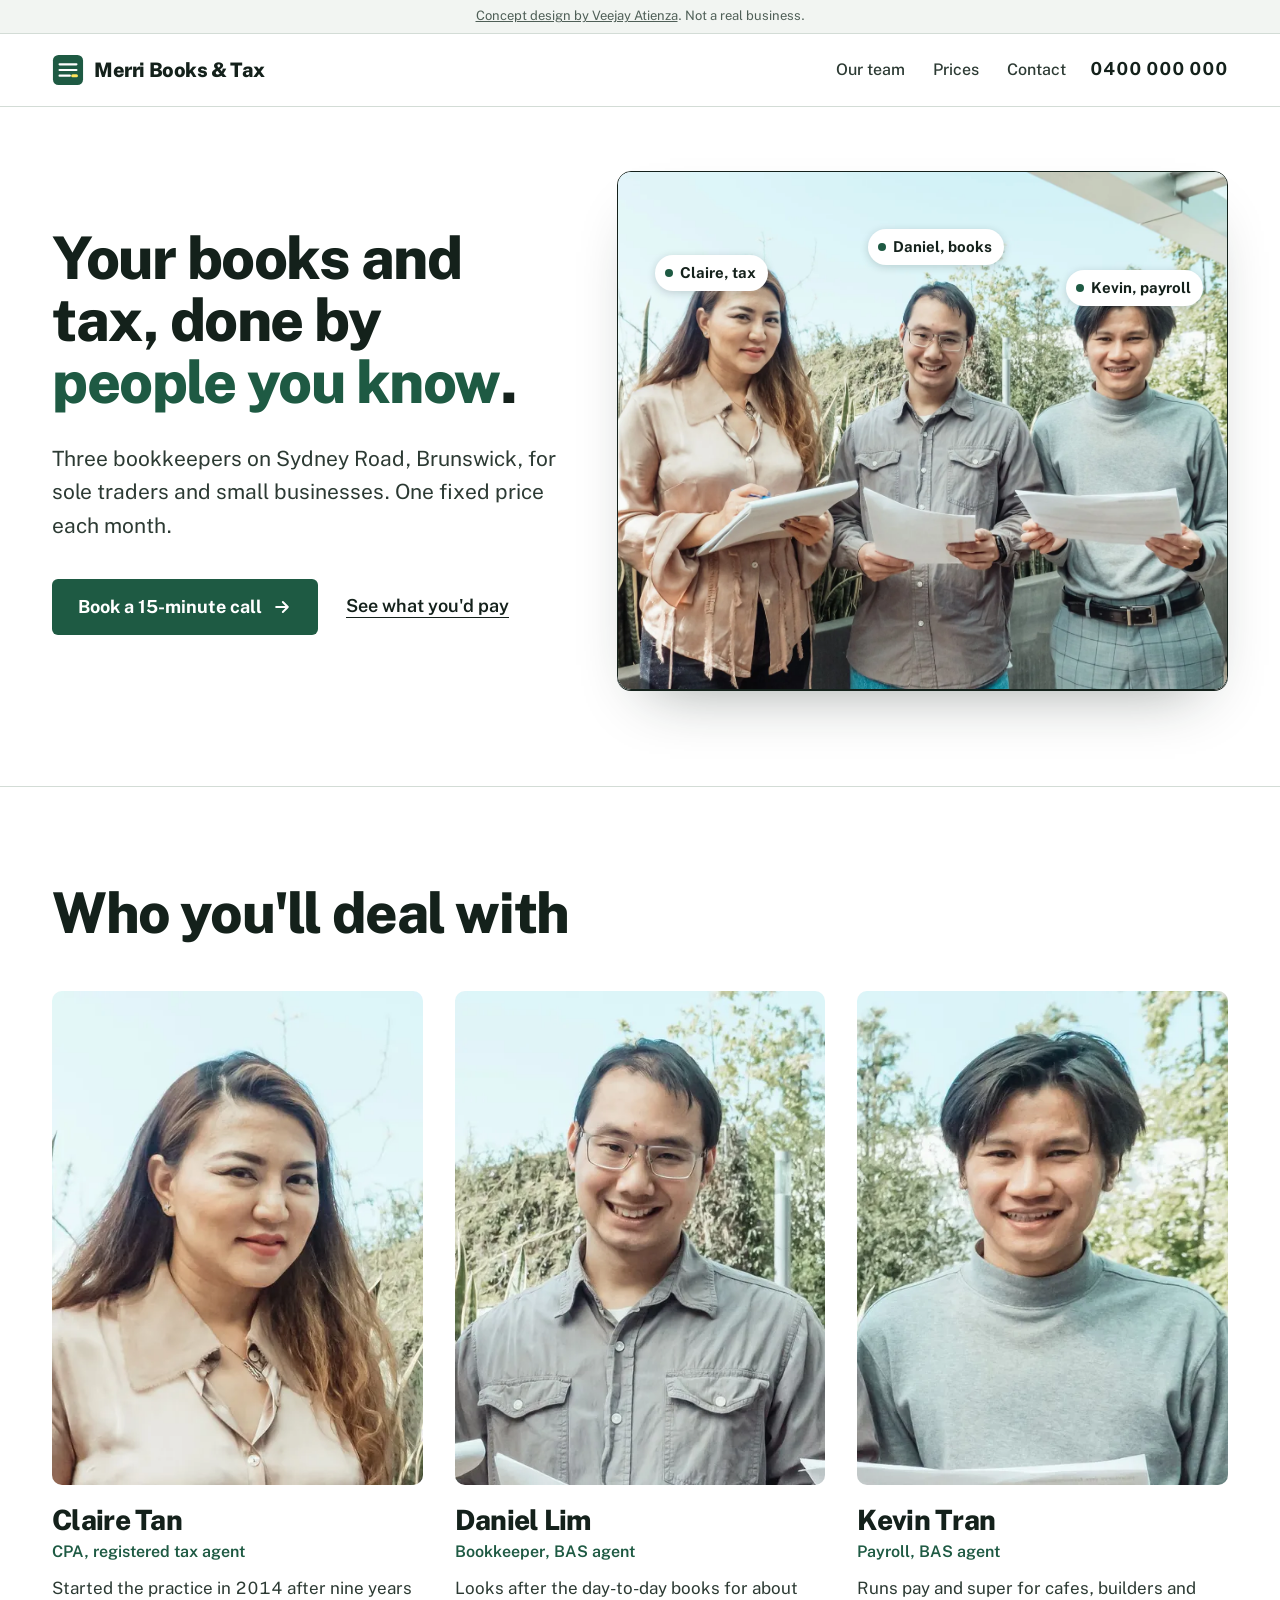
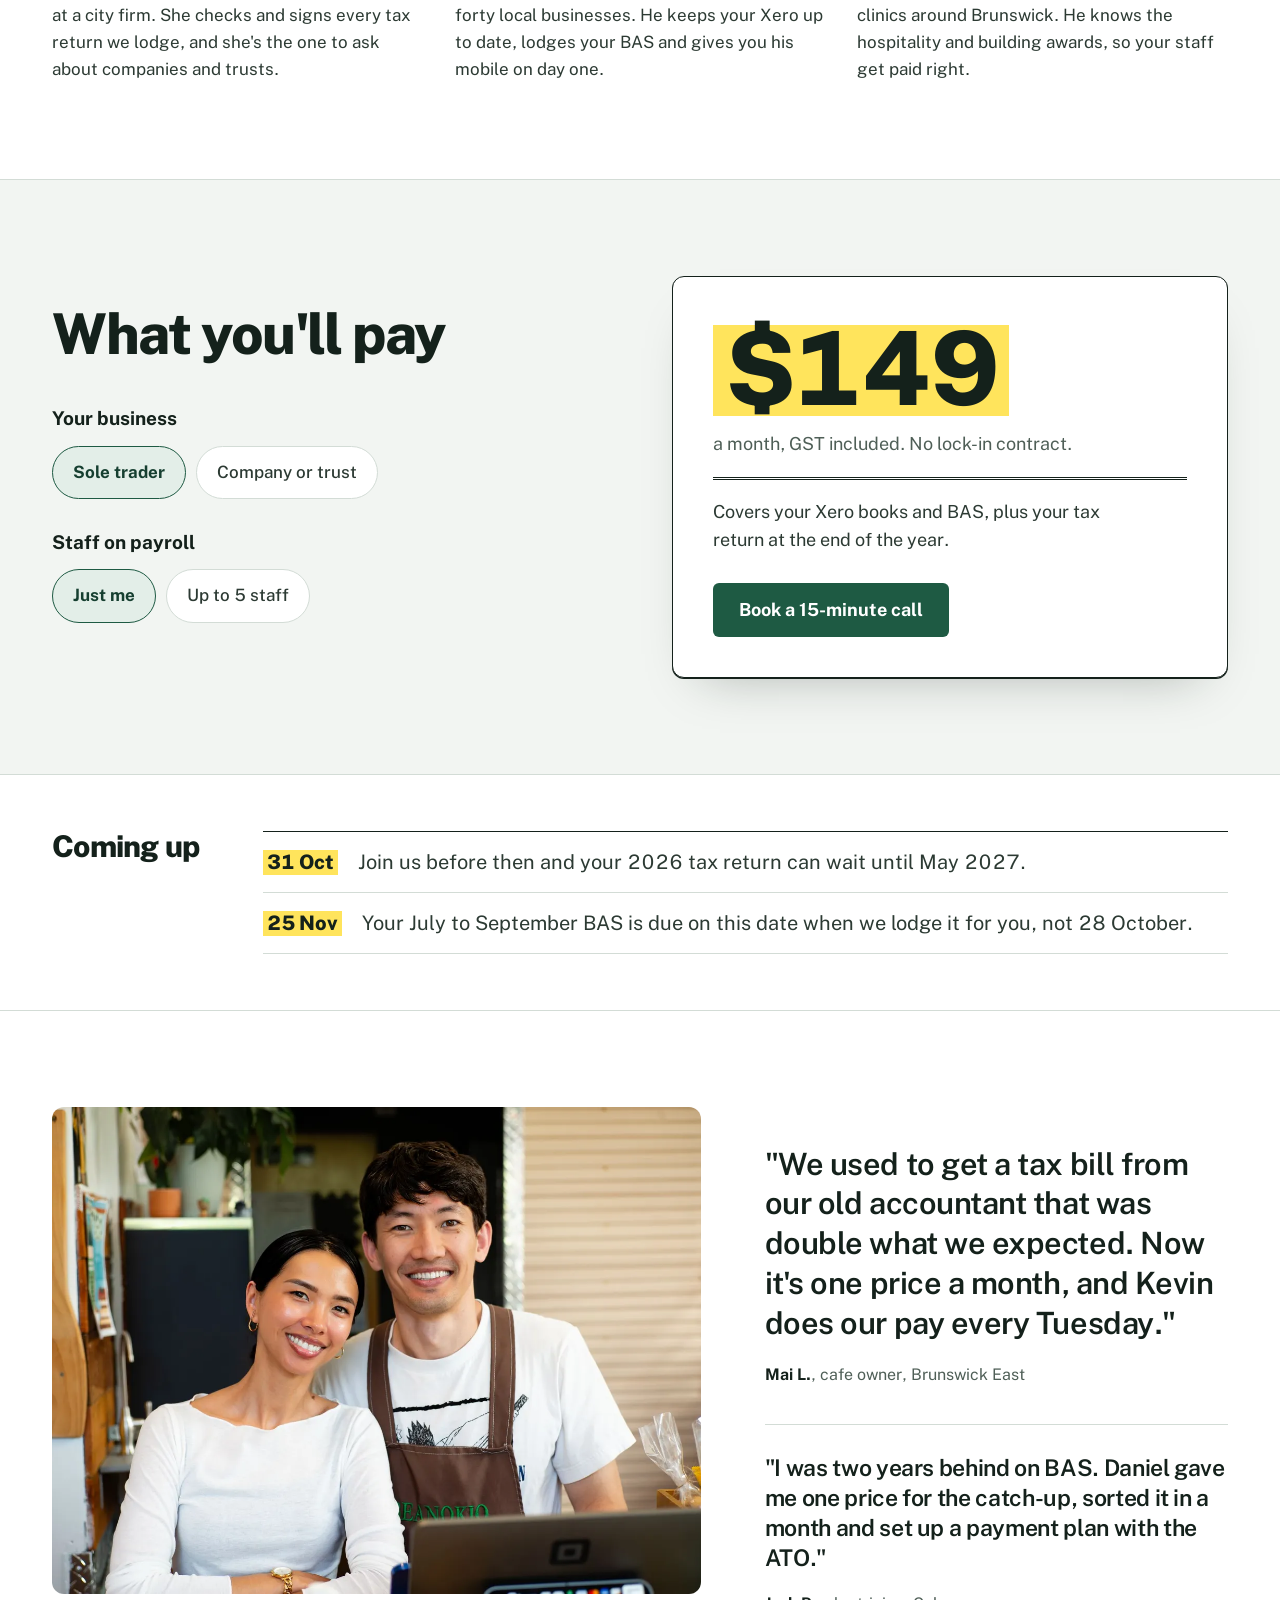
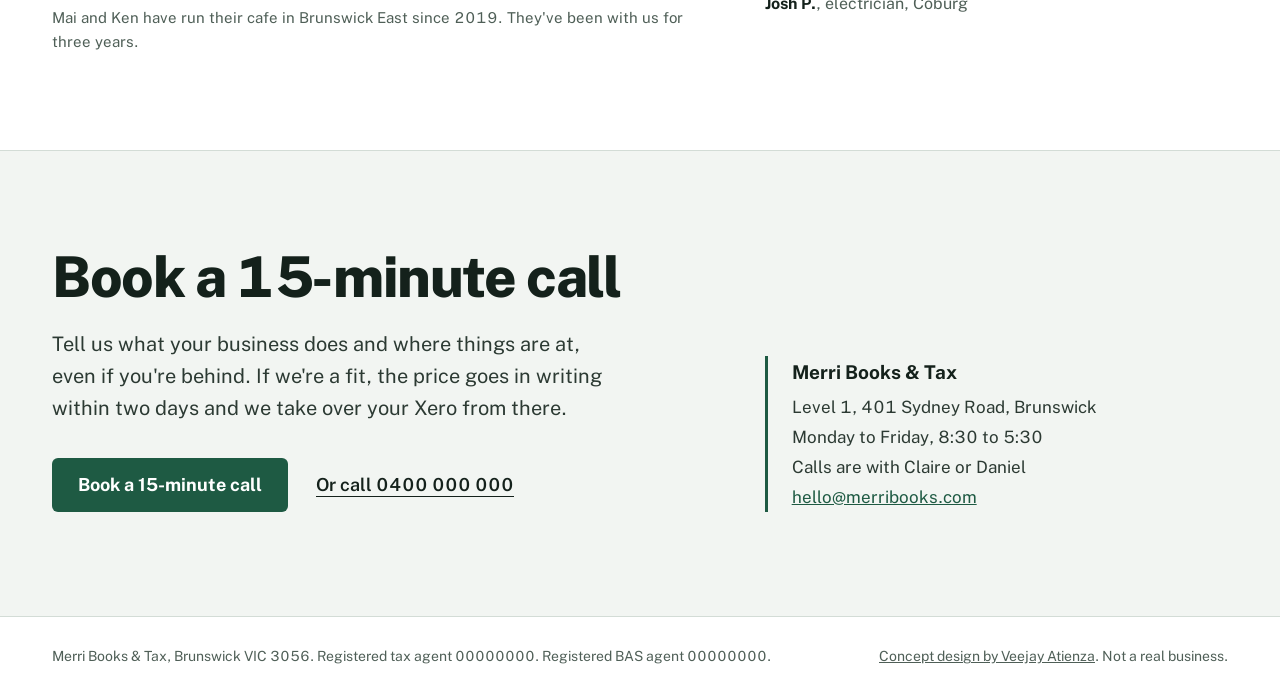
<file: concepts/accounting/index.html>
<!doctype html>
<html lang="en-AU">
<head>
<meta charset="utf-8">
<meta name="viewport" content="width=device-width, initial-scale=1">
<title>Merri Books & Tax | Bookkeeping and tax, Brunswick</title>
<meta name="description" content="Fixed monthly bookkeeping, BAS and tax for Melbourne sole traders and small businesses. Book a 15-minute call.">
<link rel="preconnect" href="https://fonts.googleapis.com">
<link rel="preconnect" href="https://fonts.gstatic.com" crossorigin>
<link href="https://fonts.googleapis.com/css2?family=Public+Sans:wght@400;500;600;700;800&display=swap" rel="stylesheet">
<style>
:root{
  --ink:#14211B; --body:#2C3A33; --muted:#4F5F57;
  --paper:#FFFFFF; --wash:#F2F5F2; --rule:#D3DCD6;
  --green:#1E5A43; --green-dark:#163F30; --green-tint:#E3EEE8;
  --hl:#FFE45C;
  --font:"Public Sans", system-ui, sans-serif;
  --r:6px;
}
*{box-sizing:border-box}
[hidden]{display:none!important}
html{scroll-behavior:smooth;-webkit-text-size-adjust:100%}
@media (prefers-reduced-motion:reduce){html{scroll-behavior:auto}}
body{margin:0;background:var(--paper);color:var(--body);font:400 18px/1.6 var(--font);font-variant-numeric:tabular-nums}
img{max-width:100%;height:auto;display:block}
h1,h2,h3{margin:0;color:var(--ink);font-weight:800;line-height:1.06;letter-spacing:-.025em}
p{margin:0}
a{color:var(--green)}
:focus-visible{outline:3px solid var(--green);outline-offset:3px;border-radius:3px}
.wrap{max-width:1240px;margin:0 auto;padding:0 32px}
.skip,.sr{position:absolute;left:-9999px;width:1px;height:1px;overflow:hidden}
.skip:focus{left:12px;top:12px;width:auto;height:auto;background:#fff;color:var(--ink);padding:8px 12px;z-index:99}
section{scroll-margin-top:72px}
.hl{background:linear-gradient(transparent 14%,var(--hl) 14%,var(--hl) 90%,transparent 90%);padding:0 .12em;color:var(--ink)}

.concept{background:var(--wash);color:var(--muted);font-size:13px;text-align:center;padding:6px 16px;border-bottom:1px solid var(--rule)}
.concept a{color:var(--muted)}

header.site{background:rgba(255,255,255,.97);position:sticky;top:0;z-index:40;border-bottom:1px solid var(--rule)}
.bar{display:flex;align-items:center;gap:24px;height:72px}
.logo{display:flex;align-items:center;gap:10px;font-weight:800;font-size:20px;letter-spacing:-.02em;text-decoration:none;color:var(--ink)}
.logo svg{flex:none}
.bar nav{margin-left:auto;display:flex;gap:28px}
.bar nav a{text-decoration:none;font-weight:500;font-size:16px;color:var(--body)}
.bar nav a:hover{color:var(--green);text-decoration:underline;text-underline-offset:5px}
.bar .tel{font-weight:700;text-decoration:none;white-space:nowrap;color:var(--ink)}

.btn{display:inline-flex;align-items:center;gap:10px;background:var(--green);color:#fff;font:700 18px/1 var(--font);padding:18px 26px;border-radius:var(--r);text-decoration:none;border:0;cursor:pointer;white-space:nowrap}
.btn:hover{background:var(--green-dark)}
.btn svg{flex:none}
.quiet{font-weight:600;text-underline-offset:5px;color:var(--ink)}
.actions{display:flex;flex-wrap:wrap;align-items:center;gap:18px 28px}

.hero{padding:64px 0 96px}
.hero .wrap{display:grid;grid-template-columns:5fr 6fr;gap:56px;align-items:center}
.hero h1{font-size:clamp(42px,4.6vw,66px);margin-bottom:28px}
.hero h1 .accent{color:var(--green)}
.hero .line{font-size:21px;color:var(--body);max-width:24em;margin-bottom:36px}
.photo{position:relative;border-radius:14px;overflow:hidden;box-shadow:0 1px 0 var(--ink),0 28px 60px -32px rgba(20,33,27,.45);border:1.5px solid var(--ink)}
.photo img{width:100%;aspect-ratio:4/3.4;object-fit:cover;object-position:50% 30%}
.tag{position:absolute;display:flex;align-items:center;gap:7px;background:#fff;color:var(--ink);font-weight:700;font-size:15px;padding:6px 12px 6px 10px;border-radius:999px;white-space:nowrap;box-shadow:0 2px 8px rgba(20,33,27,.18)}
.t1{left:6%;top:16%}.t2{left:41%;top:11%}.t3{right:4%;top:19%}
@media (max-width:640px){.t1{left:4%;top:7%}.t2{left:36%;top:2%}.t3{right:3%;top:11%}}
.tag::before{content:"";width:8px;height:8px;border-radius:50%;background:var(--green)}

.team{padding:96px 0;border-top:1px solid var(--rule)}
.team h2,.price h2,.book h2{font-size:clamp(36px,4.4vw,60px)}
.team h2{margin-bottom:48px}
.people{display:grid;grid-template-columns:repeat(3,1fr);gap:32px}
.person img{width:100%;aspect-ratio:3/4;object-fit:cover;border-radius:10px}
.person h3{font-size:28px;margin-top:20px}
.person .role{font-weight:600;color:var(--green);margin:4px 0 10px;font-size:16px}
.person p{font-size:17px}

.price{background:var(--wash);padding:96px 0;border-top:1px solid var(--rule);border-bottom:1px solid var(--rule)}
.price .wrap{display:grid;grid-template-columns:1fr 1fr;gap:64px;align-items:center}
.price h2{margin-bottom:40px}
.price fieldset{border:0;margin:0 0 28px;padding:0}
.price legend{font-weight:700;font-size:19px;color:var(--ink);margin-bottom:12px;padding:0}
.opts{display:flex;flex-wrap:wrap;gap:10px}
.opts label{position:relative}
.opts input{position:absolute;inset:0;opacity:0;margin:0;cursor:pointer}
.opts span{display:inline-block;padding:12px 20px;border:1.5px solid var(--rule);background:#fff;border-radius:999px;font-weight:500;font-size:17px;color:var(--body);cursor:pointer}
.opts input:checked+span{border-color:var(--green);background:var(--green-tint);color:var(--green-dark);font-weight:700}
.opts input:focus-visible+span{outline:3px solid var(--green);outline-offset:3px}
.result{background:#fff;border:1.5px solid var(--ink);border-radius:12px;padding:40px;box-shadow:0 1px 0 var(--ink),0 24px 50px -30px rgba(20,33,27,.35)}
.result .amt{font-size:clamp(68px,8vw,110px);font-weight:800;letter-spacing:-.04em;line-height:1;color:var(--ink)}
.result .per{font-size:18px;color:var(--muted);margin:10px 0 18px;padding-bottom:18px;border-bottom:3px double var(--ink)}
.result .inc{font-size:18px;margin-bottom:28px;max-width:24em}

.dates{padding:56px 0;border-bottom:1px solid var(--rule)}
.dates .wrap{display:grid;grid-template-columns:auto 1fr;gap:24px 64px;align-items:start}
.dates h2{font-size:30px}
.dates ul{list-style:none;margin:0;padding:0;display:grid;font-size:20px;border-top:1.5px solid var(--ink)}
.dates li{display:flex;gap:20px;align-items:baseline;padding:14px 0;border-bottom:1px solid var(--rule)}
.dates b{white-space:nowrap;font-weight:800;color:var(--ink);background:linear-gradient(transparent 12%,var(--hl) 12%,var(--hl) 92%,transparent 92%);padding:0 .2em}

.client{padding:96px 0}
.client .wrap{display:grid;grid-template-columns:7fr 5fr;gap:64px;align-items:center}
.client figure{margin:0}
.client img{width:100%;aspect-ratio:4/3;object-fit:cover;border-radius:12px}
.client figcaption{margin-top:12px;color:var(--muted);font-size:15px}
.client blockquote{margin:0}
.client blockquote p{font-size:clamp(24px,2.4vw,32px);font-weight:600;line-height:1.3;color:var(--ink);letter-spacing:-.015em}
.client cite{display:block;font-style:normal;margin-top:18px;color:var(--muted);font-size:16px}
.client cite b{color:var(--ink)}
.client .second{margin-top:36px;padding-top:28px;border-top:1px solid var(--rule)}
.client .second p{font-size:clamp(20px,1.8vw,24px)}

.book{background:var(--wash);padding:96px 0 104px;border-top:1px solid var(--rule)}
.book .wrap{display:grid;grid-template-columns:7fr 5fr;gap:64px;align-items:end}
.book h2{margin-bottom:22px}
.book .line{font-size:20px;max-width:28em;margin-bottom:34px}
.book address{font-style:normal;font-size:17px;line-height:1.75;color:var(--body);border-left:3px solid var(--green);padding-left:24px}
.book address strong{color:var(--ink);display:block;font-size:19px;margin-bottom:4px}

footer.site{color:var(--muted);font-size:14px;padding:28px 0;border-top:1px solid var(--rule)}
footer.site a{color:var(--muted)}
footer.site .wrap{display:flex;flex-wrap:wrap;justify-content:space-between;gap:8px 24px}

.mbar{display:none}

@media (max-width:980px){
  .bar nav{display:none}
  .bar .tel{margin-left:auto}
  .hero .wrap,.price .wrap,.client .wrap,.book .wrap{grid-template-columns:minmax(0,1fr);gap:40px}
  .people{gap:16px}
  .dates .wrap{grid-template-columns:1fr}
}
@media (max-width:640px){
  body{font-size:17px;padding-bottom:76px}
  .wrap{padding:0 16px}
  .bar{height:64px}
  .bar .tel{font-size:15px}
  .logo{font-size:17px}
  .hero{padding:32px 0 56px}
  .hero .line{font-size:18px;margin-bottom:28px}
  .tag{font-size:13px;padding:4px 9px 4px 8px}
  .team,.client,.price,.book{padding:64px 0}
  .team h2{margin-bottom:32px}
  .price h2{margin-bottom:28px}
  .people{grid-template-columns:1fr;gap:28px}
  .person{display:grid;grid-template-columns:132px 1fr;gap:4px 18px;align-items:start}
  .person img{grid-row:span 3;border-radius:8px}
  .person h3{margin-top:0;font-size:23px}
  .person .role{margin:0}
  .person p{font-size:16px}
  .result{padding:28px 22px}
  .opts span{padding:11px 16px;font-size:16px}
  .dates ul{font-size:17px}
  .dates li{flex-direction:column;gap:2px}
  .btn{font-size:17px;padding:17px 22px}
  .mbar{display:flex;position:fixed;left:0;right:0;bottom:0;z-index:50;background:#fff;border-top:1px solid var(--rule);padding:10px 16px calc(10px + env(safe-area-inset-bottom))}
  .mbar .btn{flex:1;justify-content:center}
}
</style>
</head>
<body>
<a class="skip" href="#main">Skip to content</a>
<div class="concept"><a href="https://atienzaveejay.github.io/ui-design/">Concept design by Veejay Atienza</a>. Not a real business.</div>

<header class="site">
  <div class="wrap bar">
    <a class="logo" href="#top" aria-label="Merri Books and Tax, home">
      <svg width="32" height="32" viewBox="0 0 34 34" aria-hidden="true"><rect x="1" y="1" width="32" height="32" rx="6" fill="#1E5A43"/><path d="M8 11h18M8 17h18M8 23h11" stroke="#fff" stroke-width="2.2" stroke-linecap="round"/><path d="M22 23h4" stroke="#FFE45C" stroke-width="3.2" stroke-linecap="round"/></svg>
      Merri Books &amp; Tax
    </a>
    <nav aria-label="Main">
      <a href="#team">Our team</a>
      <a href="#price">Prices</a>
      <a href="#book">Contact</a>
    </nav>
    <a class="tel" href="tel:0400000000">0400 000 000</a>
  </div>
</header>

<main id="main">
<section class="hero" id="top" aria-labelledby="h1">
  <div class="wrap">
    <div class="hero-text">
      <h1 id="h1">Your books and tax, done by <span class="accent">people you know</span>.</h1>
      <p class="line">Three bookkeepers on Sydney Road, Brunswick, for sole traders and small businesses. One fixed price each month.</p>
      <div class="actions">
        <a class="btn" href="#book">Book a 15-minute call
          <svg width="20" height="20" viewBox="0 0 24 24" fill="none" stroke="currentColor" stroke-width="2.4" stroke-linecap="round" stroke-linejoin="round" aria-hidden="true"><path d="M5 12h14M13 6l6 6-6 6"/></svg></a>
        <a class="quiet" href="#price">See what you'd pay</a>
      </div>
    </div>
    <div class="photo">
      <img src="img/team.webp" alt="Claire, Daniel and Kevin from Merri Books and Tax, smiling outside the office with client paperwork" width="1600" height="1200" fetchpriority="high">
      <span class="tag t1">Claire, tax</span>
      <span class="tag t2">Daniel, books</span>
      <span class="tag t3">Kevin, payroll</span>
    </div>
  </div>
</section>

<section class="team" id="team" aria-labelledby="teamTitle">
  <div class="wrap">
    <h2 id="teamTitle">Who you'll deal with</h2>
    <div class="people">
      <article class="person">
        <img src="img/claire.webp" alt="Claire Tan" width="480" height="640" loading="lazy">
        <h3>Claire Tan</h3>
        <p class="role">CPA, registered tax agent</p>
        <p>Started the practice in 2014 after nine years at a city firm. She checks and signs every tax return we lodge, and she's the one to ask about companies and trusts.</p>
      </article>
      <article class="person">
        <img src="img/daniel.webp" alt="Daniel Lim" width="480" height="640" loading="lazy">
        <h3>Daniel Lim</h3>
        <p class="role">Bookkeeper, BAS agent</p>
        <p>Looks after the day-to-day books for about forty local businesses. He keeps your Xero up to date, lodges your BAS and gives you his mobile on day one.</p>
      </article>
      <article class="person">
        <img src="img/kevin.webp" alt="Kevin Tran" width="480" height="640" loading="lazy">
        <h3>Kevin Tran</h3>
        <p class="role">Payroll, BAS agent</p>
        <p>Runs pay and super for cafes, builders and clinics around Brunswick. He knows the hospitality and building awards, so your staff get paid right.</p>
      </article>
    </div>
  </div>
</section>

<section class="price" id="price" aria-labelledby="priceTitle">
  <div class="wrap">
    <form id="quote" onsubmit="return false">
      <h2 id="priceTitle">What you'll pay</h2>
      <fieldset><legend>Your business</legend>
        <div class="opts">
          <label><input type="radio" name="type" value="sole" checked><span>Sole trader</span></label>
          <label><input type="radio" name="type" value="biz"><span>Company or trust</span></label>
        </div>
      </fieldset>
      <fieldset><legend>Staff on payroll</legend>
        <div class="opts">
          <label><input type="radio" name="staff" value="0" checked><span>Just me</span></label>
          <label><input type="radio" name="staff" value="1"><span>Up to 5 staff</span></label>
        </div>
      </fieldset>
    </form>
    <div class="result" aria-live="polite">
      <p class="amt"><span class="hl" id="amt">$149</span></p>
      <p class="per">a month, GST included. No lock-in contract.</p>
      <p class="inc" id="inc">Covers your Xero books and BAS, plus your tax return at the end of the year.</p>
      <a class="btn" href="#book">Book a 15-minute call</a>
    </div>
  </div>
</section>

<section class="dates" aria-labelledby="datesTitle">
  <div class="wrap">
    <h2 id="datesTitle">Coming up</h2>
    <ul>
      <li><b>31 Oct</b><span>Join us before then and your 2026 tax return can wait until May 2027.</span></li>
      <li><b>25 Nov</b><span>Your July to September BAS is due on this date when we lodge it for you, not 28 October.</span></li>
    </ul>
  </div>
</section>

<section class="client" aria-labelledby="clientTitle">
  <div class="wrap">
    <figure>
      <img src="img/cafe-owners.webp" alt="Mai and Ken behind the counter of their cafe in Brunswick East" width="1400" height="935" loading="lazy">
      <figcaption>Mai and Ken have run their cafe in Brunswick East since 2019. They've been with us for three years.</figcaption>
    </figure>
    <div>
      <h2 id="clientTitle" class="sr">What a client says</h2>
      <blockquote>
        <p>"We used to get a tax bill from our old accountant that was double what we expected. Now it's one price a month, and Kevin does our pay every Tuesday."</p>
        <cite><b>Mai L.</b>, cafe owner, Brunswick East</cite>
      </blockquote>
      <blockquote class="second">
        <p>"I was two years behind on BAS. Daniel gave me one price for the catch-up, sorted it in a month and set up a payment plan with the ATO."</p>
        <cite><b>Josh P.</b>, electrician, Coburg</cite>
      </blockquote>
    </div>
  </div>
</section>

<section class="book" id="book" aria-labelledby="bookTitle">
  <div class="wrap">
    <div>
      <h2 id="bookTitle">Book a 15-minute call</h2>
      <p class="line">Tell us what your business does and where things are at, even if you're behind. If we're a fit, the price goes in writing within two days and we take over your Xero from there.</p>
      <div class="actions">
        <a class="btn" href="mailto:hello@merribooks.com?subject=Book%20a%2015-minute%20call">Book a 15-minute call</a>
        <a class="quiet" href="tel:0400000000">Or call 0400 000 000</a>
      </div>
    </div>
    <address>
      <strong>Merri Books &amp; Tax</strong>
      Level 1, 401 Sydney Road, Brunswick<br>
      Monday to Friday, 8:30 to 5:30<br>
      Calls are with Claire or Daniel<br>
      <a href="mailto:hello@merribooks.com">hello@merribooks.com</a>
    </address>
  </div>
</section>
</main>

<footer class="site">
  <div class="wrap">
    <span>Merri Books &amp; Tax, Brunswick VIC 3056. Registered tax agent 00000000. Registered BAS agent 00000000.</span>
    <span><a href="https://atienzaveejay.github.io/ui-design/">Concept design by Veejay Atienza</a>. Not a real business.</span>
  </div>
</footer>

<div class="mbar"><a class="btn" href="#book">Book a 15-minute call</a></div>

<script>
const q=document.getElementById('quote');
function calc(){
  const biz=q.type.value==='biz', staff=q.staff.value==='1';
  document.getElementById('amt').textContent='$'+((biz?389:149)+(staff?150:0));
  let t=biz?'Covers your Xero books and BAS, plus the business tax return and your own.':'Covers your Xero books and BAS, plus your tax return at the end of the year.';
  if(staff) t+=' Pay runs and super are in there too.';
  document.getElementById('inc').textContent=t;
}
q.addEventListener('change',calc);calc();
</script>
</body>
</html>
</file>
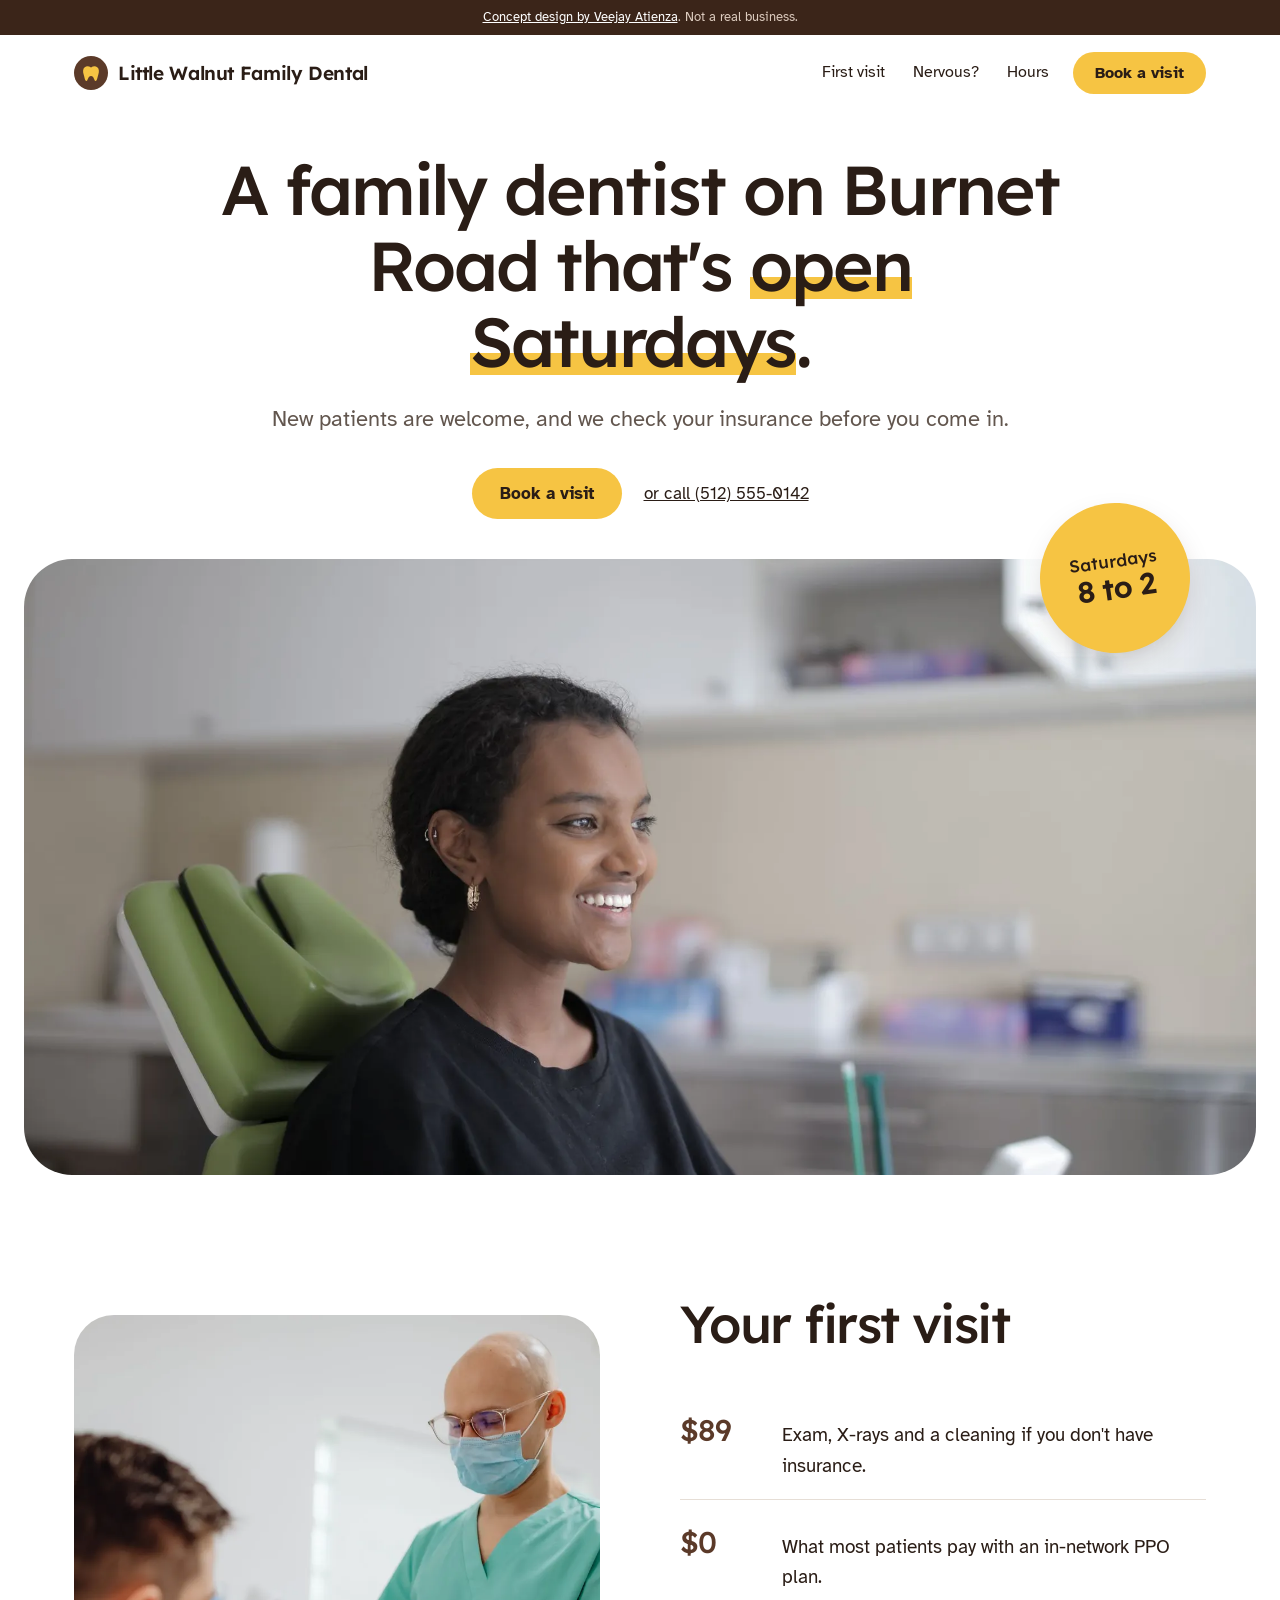
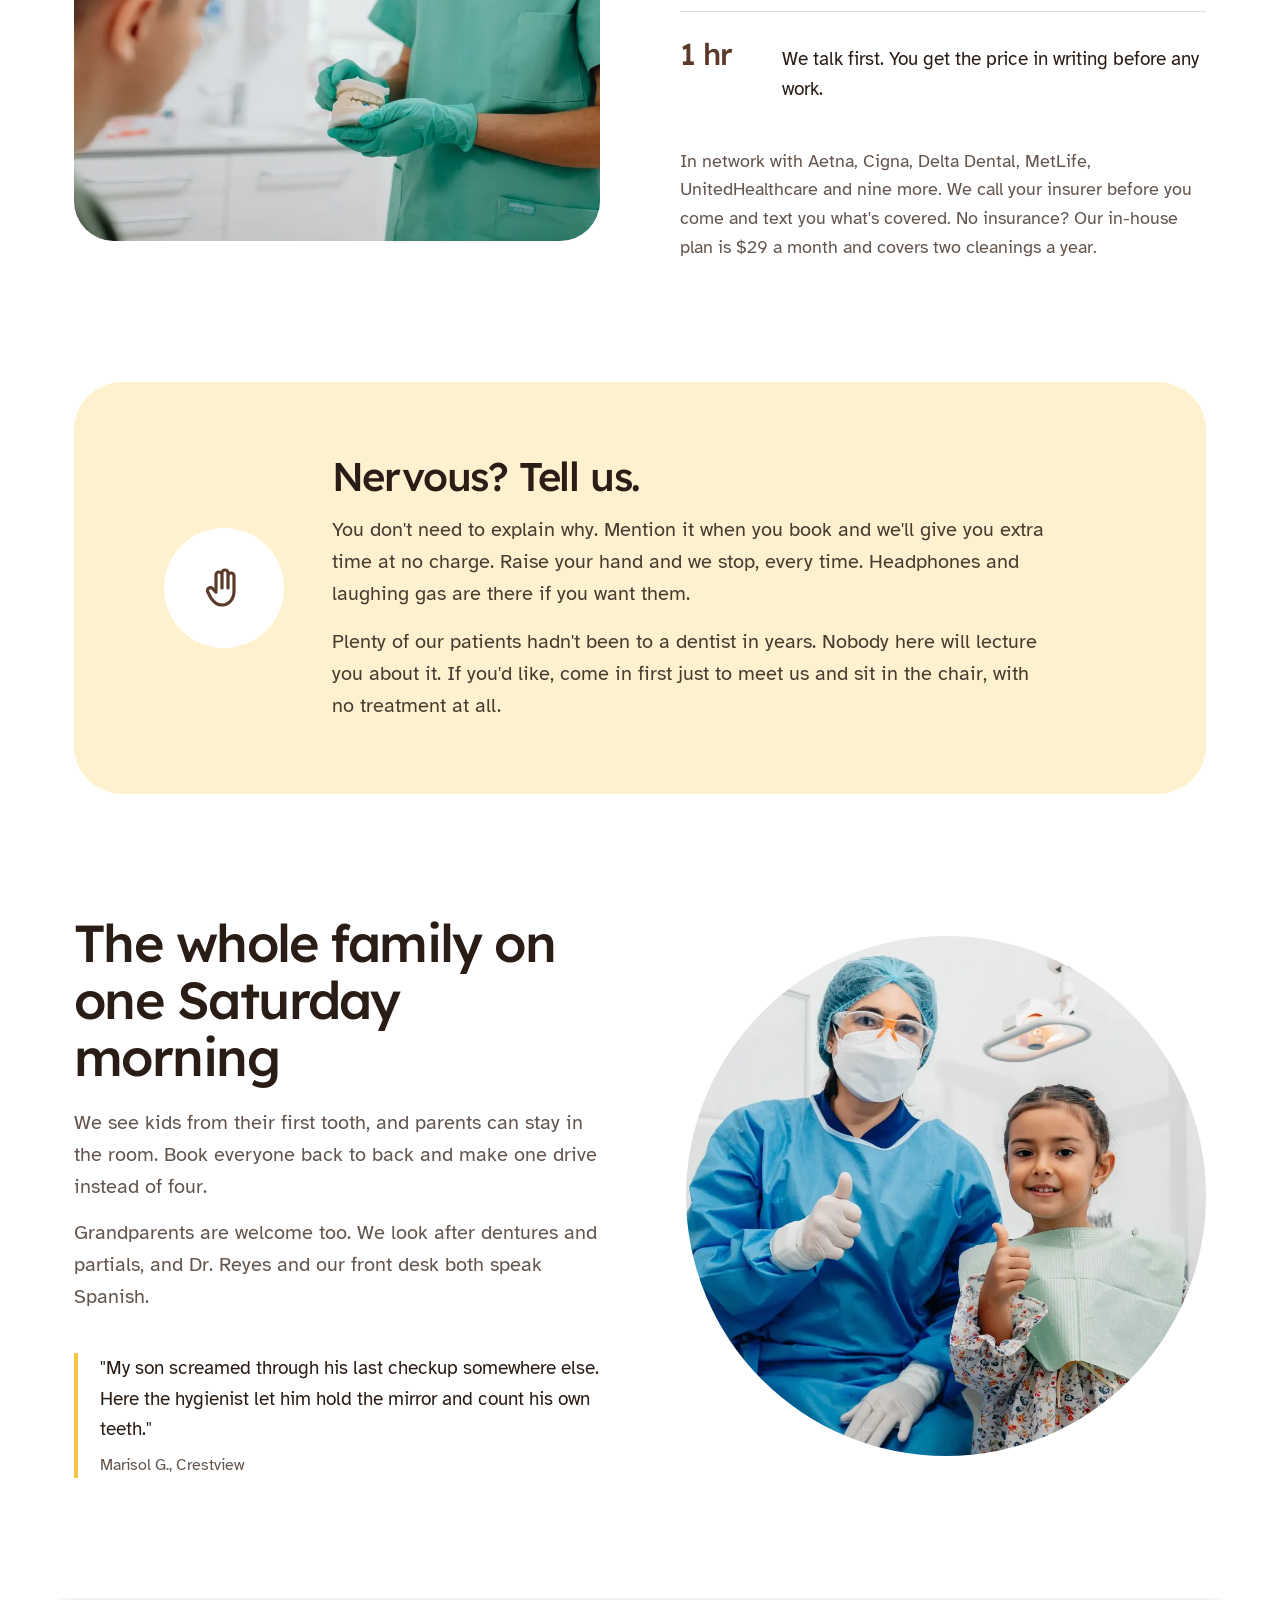
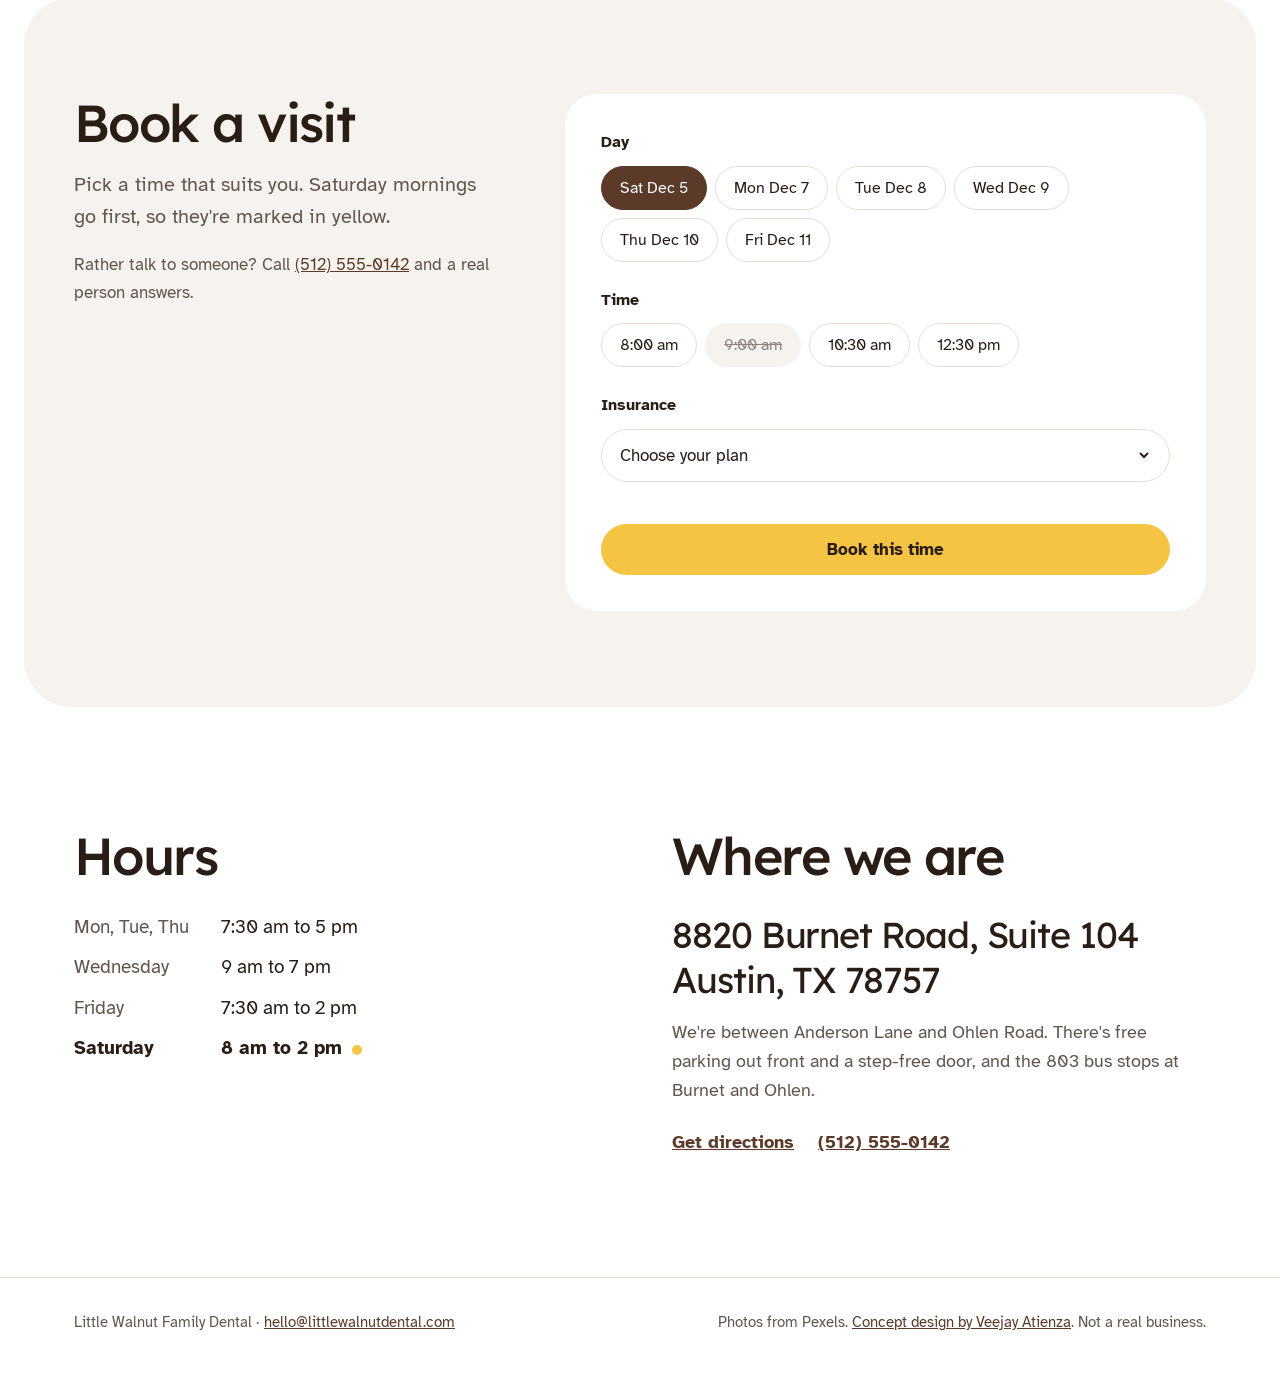
<file: concepts/dental/index.html>
<!doctype html>
<html lang="en">
<head>
<meta charset="utf-8">
<meta name="viewport" content="width=device-width, initial-scale=1">
<title>Little Walnut Family Dental | Dentist on Burnet Road, Austin TX</title>
<meta name="description" content="Family dentist on Burnet Road in North Austin. Open Saturdays, in network with most PPO plans, $89 first visit for new patients.">
<link rel="preconnect" href="https://fonts.googleapis.com">
<link rel="preconnect" href="https://fonts.gstatic.com" crossorigin>
<link href="https://fonts.googleapis.com/css2?family=Atkinson+Hyperlegible:wght@400;700&family=Lexend:wght@400;500;600&display=swap" rel="stylesheet">
<style>
:root{
  --ink:#2A1D16; --muted:#62564E; --brand:#5B3A29; --brand-2:#74503B; --brand-deep:#3B2519;
  --sun:#F6C443; --sun-soft:#FDF1CF; --warm:#F6F2EE; --line:#E6DED6; --paper:#FFFFFF;
  --head:"Lexend", system-ui, sans-serif; --body:"Atkinson Hyperlegible", system-ui, sans-serif;
}
*{box-sizing:border-box}
html{scroll-padding-top:90px}
body{margin:0; background:var(--paper); color:var(--ink); font:400 18px/1.6 var(--body); -webkit-font-smoothing:antialiased}
img{max-width:100%; height:auto; display:block}
a{color:var(--brand)}
h1,h2,h3{font-family:var(--head); font-weight:500; margin:0; line-height:1.1; letter-spacing:-.03em}
h2{font-size:clamp(32px,4.4vw,52px)}
p{margin:0}
.wrap{max-width:1180px; margin:0 auto; padding:0 24px}
:focus-visible{outline:3px solid var(--brand); outline-offset:3px; border-radius:8px}
.skip{position:absolute; left:12px; top:-60px; background:var(--sun); color:var(--ink); padding:10px 14px; border-radius:999px; z-index:99; font-weight:700}
.skip:focus{top:12px}

.concept{background:var(--brand-deep); color:#DCCBBE; font-size:13px; text-align:center; padding:7px 16px}
.concept a{color:#fff}

/* header */
header.top{position:sticky; top:0; z-index:50; background:rgba(255,255,255,.96)}
.nav{display:flex; align-items:center; gap:24px; height:76px}
.logo{display:flex; align-items:center; gap:10px; text-decoration:none; color:var(--ink); font-family:var(--head); font-weight:600; font-size:19px; letter-spacing:-.02em}
.nav .links{display:flex; gap:28px; margin-left:auto}
.nav .links a{color:var(--ink); text-decoration:none; font-size:16px}
.nav .links a:hover{text-decoration:underline; text-underline-offset:5px}
.btn{display:inline-flex; align-items:center; justify-content:center; font:700 17px/1 var(--body); padding:17px 28px; border-radius:999px; text-decoration:none; border:0; cursor:pointer; white-space:nowrap}
.btn-sun{background:var(--sun); color:var(--ink)}
.btn-sun:hover{background:#FFD35F}
.nav .btn{padding:13px 22px; font-size:16px}

/* hero */
.hero{padding:40px 0 0; text-align:center}
.hero h1{font-size:clamp(42px,5.4vw,72px); max-width:13em; margin:0 auto}
.hero h1 span{background:linear-gradient(transparent 64%, var(--sun) 64%, var(--sun) 90%, transparent 90%)}
.hero .line{font-size:clamp(18px,1.8vw,22px); color:var(--muted); margin:22px auto 0; max-width:36em}
.hero .acts{display:flex; align-items:center; justify-content:center; gap:22px; margin-top:32px; flex-wrap:wrap}
.hero .acts a.quiet{color:var(--ink); font-size:17px}
.hero-photo{position:relative; margin:40px auto 0; max-width:1320px; padding:0 24px}
.hero-photo img{width:100%; aspect-ratio:16/8; object-fit:cover; object-position:50% 62%; border-radius:48px}
.badge{position:absolute; right:clamp(20px,7vw,110px); top:-56px; width:150px; height:150px; border-radius:50%; background:var(--sun); display:grid; place-items:center; text-align:center; font-family:var(--head); font-weight:500; line-height:1.15; font-size:17px; color:var(--ink); transform:rotate(-8deg); box-shadow:0 10px 30px -12px rgba(59,37,25,.35)}
.badge b{display:block; font-size:30px; font-weight:600; letter-spacing:-.03em}

section{padding:120px 0}

/* first visit */
.split{display:grid; grid-template-columns:1fr 1fr; gap:80px; align-items:center}
.round-img{border-radius:40px; width:100%; aspect-ratio:1/1; object-fit:cover}
.first .round-img{object-position:70% 50%}
.points{list-style:none; padding:0; margin:36px 0 0}
.points li{display:flex; gap:18px; align-items:baseline; padding:18px 0; font-size:19px}
.points li + li{border-top:1px solid var(--line)}
.points b{font-family:var(--head); font-weight:500; font-size:30px; letter-spacing:-.03em; min-width:84px; color:var(--brand)}
.first .plans{margin-top:24px; color:var(--muted)}

/* nervous */
.nervous{padding:0}
.calm{background:var(--sun-soft); border-radius:48px; padding:72px clamp(24px,7vw,96px); display:grid; grid-template-columns:auto 1fr; gap:48px; align-items:center}
.calm .hand{width:120px; height:120px; border-radius:50%; background:#fff; display:grid; place-items:center}
.calm h2{font-size:clamp(28px,3.4vw,40px)}
.calm p{font-size:20px; margin-top:16px; max-width:36em; color:#4A3B31}

/* family */
.family .circle{border-radius:50%; aspect-ratio:1/1; object-fit:cover; object-position:30% 45%; width:100%; max-width:520px; margin-left:auto}
.family p.body{font-size:20px; color:var(--muted); margin-top:22px; max-width:28em}
.family blockquote{margin:40px 0 0; padding:0 0 0 22px; border-left:4px solid var(--sun); font-size:19px}
.family cite{display:block; font-style:normal; color:var(--muted); font-size:16px; margin-top:8px}

/* booking */
.book{background:var(--warm); border-radius:48px; margin:0 24px; padding:96px 0}
.book-grid{display:grid; grid-template-columns:.8fr 1.2fr; gap:64px; align-items:start}
.book .lede{font-size:20px; color:var(--muted); margin-top:18px}
form{background:#fff; border-radius:32px; padding:36px}
.lbl{display:block; font-weight:700; font-size:16px; margin:0 0 10px}
fieldset{border:0; padding:0; margin:0 0 26px; min-width:0}
legend{padding:0}
.chips{display:flex; flex-wrap:wrap; gap:8px}
.chip{border:1.5px solid var(--line); background:#fff; border-radius:999px; padding:11px 18px; font:400 16px var(--body); color:var(--ink); cursor:pointer}
.chip:hover{border-color:var(--brand-2)}
.chip[aria-pressed="true"]{background:var(--brand); border-color:var(--brand); color:#fff}
.chip.sat{border-color:#E9C55C; background:var(--sun-soft)}
.chip.sat[aria-pressed="true"]{background:var(--brand); border-color:var(--brand)}
.chip:disabled{color:#8E847D; text-decoration:line-through; cursor:not-allowed; background:var(--warm); border-color:var(--warm)}
select{width:100%; font:400 17px var(--body); padding:15px 44px 15px 18px; border:1.5px solid var(--line); border-radius:999px; appearance:none; color:var(--ink); background:#fff url("data:image/svg+xml,%3Csvg xmlns='http://www.w3.org/2000/svg' width='14' height='14' fill='none' stroke='%232A1D16' stroke-width='2'%3E%3Cpath d='M3 5l4 4 4-4'/%3E%3C/svg%3E") no-repeat right 18px center}
.note{font-size:15px; color:var(--brand); margin-top:10px; min-height:24px; font-weight:700}
form .btn{width:100%; margin-top:8px}
.done{display:none; text-align:center; padding:24px 0}
.done h3{font-size:30px}
.done p{color:var(--muted); margin-top:10px}
form.is-done .step{display:none}
form.is-done .done{display:block}

/* visit */
.visit-grid{display:grid; grid-template-columns:1fr 1fr; gap:64px}
.visit dl{margin:28px 0 0; display:grid; grid-template-columns:auto 1fr; gap:10px 32px; font-size:19px}
.visit dt{color:var(--muted)}
.visit dd{margin:0}
.visit .sat{font-weight:700; color:var(--ink)}
.visit dd.sat::after{content:""; display:inline-block; width:10px; height:10px; border-radius:50%; background:var(--sun); margin-left:10px; vertical-align:middle}
.visit address{font-style:normal; font-family:var(--head); font-size:clamp(26px,3vw,36px); letter-spacing:-.03em; line-height:1.25; margin-top:28px}
.visit p.small{color:var(--muted); margin-top:16px}
.visit .links{margin-top:24px; display:flex; gap:24px; flex-wrap:wrap; font-weight:700}

footer.site{border-top:1px solid var(--line); padding:32px 0 40px; color:var(--muted); font-size:15px}
.foot{display:flex; justify-content:space-between; gap:16px; flex-wrap:wrap}
.bar{display:none}

@media (max-width:900px){
  .nav .links{display:none}
  .nav .btn{margin-left:auto}
  .split,.book-grid,.visit-grid{grid-template-columns:1fr; gap:40px}
  .family .circle{margin:0 auto; max-width:420px}
}
@media (max-width:640px){
  body{font-size:17px}
  .wrap{padding:0 20px}
  section{padding:80px 0}
  .nav{height:64px}
  .logo{font-size:16px}
  .nav .btn{display:none}
  .hero{padding-top:36px}
  .hero-photo{padding:0 12px; margin-top:72px}
  .hero-photo img{aspect-ratio:4/5; border-radius:32px; object-position:42% 50%}
  .badge{width:112px; height:112px; font-size:14px; top:-48px; right:22px}
  .badge b{font-size:23px}
  .round-img{border-radius:28px}
  .points b{font-size:24px; min-width:68px}
  .points li{font-size:17px}
  .calm{grid-template-columns:1fr; gap:24px; padding:44px 24px; border-radius:32px; margin:0 -8px}
  .calm .hand{width:84px; height:84px}
  .calm p{font-size:18px}
  .book{margin:0 12px; border-radius:32px; padding:64px 0}
  .book .wrap{padding:0 12px}
  form{padding:24px 18px; border-radius:24px}
  .chip{padding:10px 14px; font-size:15px}
  .visit dl{font-size:17px; gap:8px 20px}
  footer.site{padding-bottom:100px}
  .bar{display:block; position:fixed; left:12px; right:12px; bottom:12px; z-index:60; transform:translateY(120%); transition:transform .25s}
  .bar.show{transform:none}
  .bar .btn{width:100%; box-shadow:0 10px 24px -10px rgba(59,37,25,.5)}
}
</style>
</head>
<body>
<a class="skip" href="#main">Skip to content</a>
<div class="concept"><a href="https://atienzaveejay.github.io/ui-design/">Concept design by Veejay Atienza</a>. Not a real business.</div>

<header class="top">
  <nav class="wrap nav" aria-label="Main">
    <a class="logo" href="#top">
      <svg width="34" height="34" viewBox="0 0 38 38" aria-hidden="true"><circle cx="19" cy="19" r="19" fill="#5B3A29"/><path d="M12 12.5c2.4-1.6 4.7-.9 7 .3 2.3-1.2 4.6-1.9 7-.3 2.2 1.5 2.2 5.1 1.2 8.3-.9 2.8-1.3 6.9-3 7.1-1.9.2-1.6-5.5-5.2-5.5s-3.3 5.7-5.2 5.5c-1.7-.2-2.1-4.3-3-7.1-1-3.2-1-6.8 1.2-8.3Z" fill="#F6C443"/></svg>
      <span>Little Walnut<span class="full"> Family Dental</span></span>
    </a>
    <div class="links">
      <a href="#first-visit">First visit</a>
      <a href="#nervous">Nervous?</a>
      <a href="#hours">Hours</a>
    </div>
    <a class="btn btn-sun" href="#book">Book a visit</a>
  </nav>
</header>

<main id="main">
<section id="top" class="hero" style="padding-bottom:0">
  <div class="wrap">
    <h1>A family dentist on Burnet Road that's <span>open Saturdays</span>.</h1>
    <p class="line">New patients are welcome, and we check your insurance before you come in.</p>
    <div class="acts">
      <a class="btn btn-sun" href="#book">Book a visit</a>
      <a class="quiet" href="tel:+15125550142">or call (512) 555-0142</a>
    </div>
  </div>
  <div class="hero-photo">
    <img src="img/patient-calm.webp" width="1920" height="1280" alt="A patient sitting in a dental chair, smiling as she talks with her dentist before the visit starts">
    <p class="badge"><span>Saturdays<b>8 to 2</b></span></p>
  </div>
</section>

<section id="first-visit" class="first" aria-labelledby="fvH">
  <div class="wrap split">
    <img class="round-img" src="img/first-visit-talk.webp" width="1400" height="933" loading="lazy" alt="A dentist holding a model of teeth while explaining a treatment to a patient">
    <div>
      <h2 id="fvH">Your first visit</h2>
      <ul class="points">
        <li><b>$89</b><span>Exam, X-rays and a cleaning if you don't have insurance.</span></li>
        <li><b>$0</b><span>What most patients pay with an in-network PPO plan.</span></li>
        <li><b>1 hr</b><span>We talk first. You get the price in writing before any work.</span></li>
      </ul>
      <p class="plans">In network with Aetna, Cigna, Delta Dental, MetLife, UnitedHealthcare and nine more. We call your insurer before you come and text you what's covered. No insurance? Our in-house plan is $29 a month and covers two cleanings a year.</p>
    </div>
  </div>
</section>

<section id="nervous" class="nervous" aria-labelledby="nvH">
  <div class="wrap">
    <div class="calm">
      <span class="hand" aria-hidden="true"><svg width="48" height="48" viewBox="0 0 24 24" fill="none" stroke="#5B3A29" stroke-width="1.6" stroke-linecap="round" stroke-linejoin="round"><path d="M8 13V5.5a1.5 1.5 0 0 1 3 0V12M11 11.5v-7a1.5 1.5 0 0 1 3 0V12M14 11.5V6a1.5 1.5 0 0 1 3 0v7.5c0 4-2.5 7-6 7-2.8 0-4.2-1.5-5.6-3.6L4 14.2a1.5 1.5 0 0 1 2.4-1.8L8 14"/></svg></span>
      <div>
        <h2 id="nvH">Nervous? Tell us.</h2>
        <p>You don't need to explain why. Mention it when you book and we'll give you extra time at no charge. Raise your hand and we stop, every time. Headphones and laughing gas are there if you want them.</p><p>Plenty of our patients hadn't been to a dentist in years. Nobody here will lecture you about it. If you'd like, come in first just to meet us and sit in the chair, with no treatment at all.</p>
      </div>
    </div>
  </div>
</section>

<section class="family" aria-labelledby="famH">
  <div class="wrap split">
    <div>
      <h2 id="famH">The whole family on one Saturday morning</h2>
      <p class="body">We see kids from their first tooth, and parents can stay in the room. Book everyone back to back and make one drive instead of four.</p><p class="body" style="margin-top:14px">Grandparents are welcome too. We look after dentures and partials, and Dr. Reyes and our front desk both speak Spanish.</p>
      <blockquote>"My son screamed through his last checkup somewhere else. Here the hygienist let him hold the mirror and count his own teeth."<cite>Marisol G., Crestview</cite></blockquote>
    </div>
    <img class="circle" src="img/kids-visit.webp" width="1400" height="933" loading="lazy" alt="A young girl in the dental chair giving a thumbs up next to her dentist">
  </div>
</section>

<section id="book" class="book" aria-labelledby="bookH">
  <div class="wrap book-grid">
    <div>
      <h2 id="bookH">Book a visit</h2>
      <p class="lede">Pick a time that suits you. Saturday mornings go first, so they're marked in yellow.</p><p class="lede" style="font-size:17px">Rather talk to someone? Call <a href="tel:+15125550142">(512) 555-0142</a> and a real person answers.</p>
    </div>
    <form id="bookForm" novalidate>
      <div class="step">
        <fieldset><legend class="lbl">Day</legend><div class="chips" id="days"></div></fieldset>
        <fieldset><legend class="lbl">Time</legend><div class="chips" id="slots" aria-live="polite"></div></fieldset>
        <label class="lbl" for="ins">Insurance</label>
        <select id="ins">
          <option value="">Choose your plan</option>
          <option value="in">Aetna PPO</option><option value="in">BCBS of Texas PPO</option><option value="in">Cigna PPO</option><option value="in">Delta Dental PPO</option><option value="in">GEHA</option><option value="in">Guardian</option><option value="in">Humana PPO</option><option value="in">MetLife</option><option value="in">UnitedHealthcare PPO</option><option value="file">Another plan</option><option value="none">No insurance</option>
        </select>
        <p class="note" id="note" aria-live="polite"></p>
        <button class="btn btn-sun" type="submit" id="go">Book this time</button>
      </div>
      <div class="done" id="done" tabindex="-1">
        <h3>See you soon</h3>
        <p id="doneText"></p>
      </div>
    </form>
  </div>
</section>

<section id="hours" class="visit" aria-labelledby="hrH">
  <div class="wrap visit-grid">
    <div>
      <h2 id="hrH">Hours</h2>
      <dl>
        <dt>Mon, Tue, Thu</dt><dd>7:30 am to 5 pm</dd>
        <dt>Wednesday</dt><dd>9 am to 7 pm</dd>
        <dt>Friday</dt><dd>7:30 am to 2 pm</dd>
        <dt class="sat">Saturday</dt><dd class="sat">8 am to 2 pm</dd>
      </dl>
    </div>
    <div>
      <h2>Where we are</h2>
      <address>8820 Burnet Road, Suite 104<br>Austin, TX 78757</address>
      <p class="small">We're between Anderson Lane and Ohlen Road. There's free parking out front and a step-free door, and the 803 bus stops at Burnet and Ohlen.</p>
      <div class="links">
        <a href="https://www.google.com/maps/search/?api=1&amp;query=8820+Burnet+Rd+Austin+TX+78757" target="_blank" rel="noopener">Get directions</a>
        <a href="tel:+15125550142">(512) 555-0142</a>
      </div>
    </div>
  </div>
</section>
</main>

<footer class="site">
  <div class="wrap foot">
    <span>Little Walnut Family Dental · <a href="mailto:hello@littlewalnutdental.com">hello@littlewalnutdental.com</a></span>
    <span>Photos from Pexels. <a href="https://atienzaveejay.github.io/ui-design/">Concept design by Veejay Atienza</a>. Not a real business.</span>
  </div>
</footer>

<div class="bar"><a class="btn btn-sun" href="#book">Book a visit</a></div>

<script>
(function(){
  var bar=document.querySelector('.bar'), bk=document.getElementById('book');
  function onS(){var r=bk.getBoundingClientRect(); bar.classList.toggle('show', scrollY>500 && (r.top>innerHeight || r.bottom<0))}
  addEventListener('scroll',onS,{passive:true}); onS();
  var names=['Sun','Mon','Tue','Wed','Thu','Fri','Sat'], longN=['Sunday','Monday','Tuesday','Wednesday','Thursday','Friday','Saturday'];
  var times={1:['7:30 am','9:00 am','10:30 am','1:00 pm','3:30 pm'],2:['7:30 am','9:00 am','10:30 am','1:00 pm','3:30 pm'],3:['9:00 am','11:00 am','1:00 pm','3:30 pm','5:30 pm'],4:['7:30 am','9:00 am','10:30 am','1:00 pm','3:30 pm'],5:['7:30 am','9:00 am','10:30 am','12:00 pm'],6:['8:00 am','9:00 am','10:30 am','12:30 pm']};
  var daysEl=document.getElementById('days'), slotsEl=document.getElementById('slots'), go=document.getElementById('go');
  var list=[], d=new Date(); d.setDate(d.getDate()+1);
  while(list.length<6){ if(d.getDay()!==0) list.push(new Date(d)); d.setDate(d.getDate()+1); }
  var pick={day:null,time:null};
  function fmt(x){return x.toLocaleDateString('en-US',{month:'short',day:'numeric'})}
  function slots(day){
    slotsEl.innerHTML='';
    times[day.getDay()].forEach(function(t,i){
      var b=document.createElement('button'); b.type='button'; b.className='chip'; b.textContent=t; b.setAttribute('aria-pressed','false');
      if((day.getDate()+i*3)%4===0){b.disabled=true; b.setAttribute('aria-label',t+', taken')}
      b.onclick=function(){[].forEach.call(slotsEl.children,function(c){c.setAttribute('aria-pressed','false')}); b.setAttribute('aria-pressed','true'); pick.time=t; go.textContent='Book '+names[day.getDay()]+' at '+t};
      slotsEl.appendChild(b);
    });
  }
  list.forEach(function(day){
    var b=document.createElement('button'); b.type='button'; b.className='chip'+(day.getDay()===6?' sat':''); b.textContent=names[day.getDay()]+' '+fmt(day); b.setAttribute('aria-pressed','false');
    b.onclick=function(){[].forEach.call(daysEl.children,function(c){c.setAttribute('aria-pressed','false')}); b.setAttribute('aria-pressed','true'); pick.day=day; pick.time=null; go.textContent='Book this time'; slots(day)};
    daysEl.appendChild(b);
  });
  var sat=[].filter.call(daysEl.children,function(c){return c.classList.contains('sat')})[0]||daysEl.children[0]; sat.click();
  var ins=document.getElementById('ins'), note=document.getElementById('note');
  ins.onchange=function(){var v=ins.value; note.textContent=v==='in'?'In network. We\'ll confirm your coverage before you come.':v==='file'?'We\'ll file the claim for you.':v==='none'?'Your first visit is $89.':''};
  document.getElementById('bookForm').onsubmit=function(e){
    e.preventDefault();
    if(!pick.time){go.textContent='Pick a time first'; return}
    document.getElementById('doneText').textContent=longN[pick.day.getDay()]+', '+pick.day.toLocaleDateString('en-US',{month:'long',day:'numeric'})+' at '+pick.time+'. We\'ll text you a reminder the day before.';
    this.classList.add('is-done'); document.getElementById('done').focus();
  };
})();
</script>
</body>
</html>
</file>
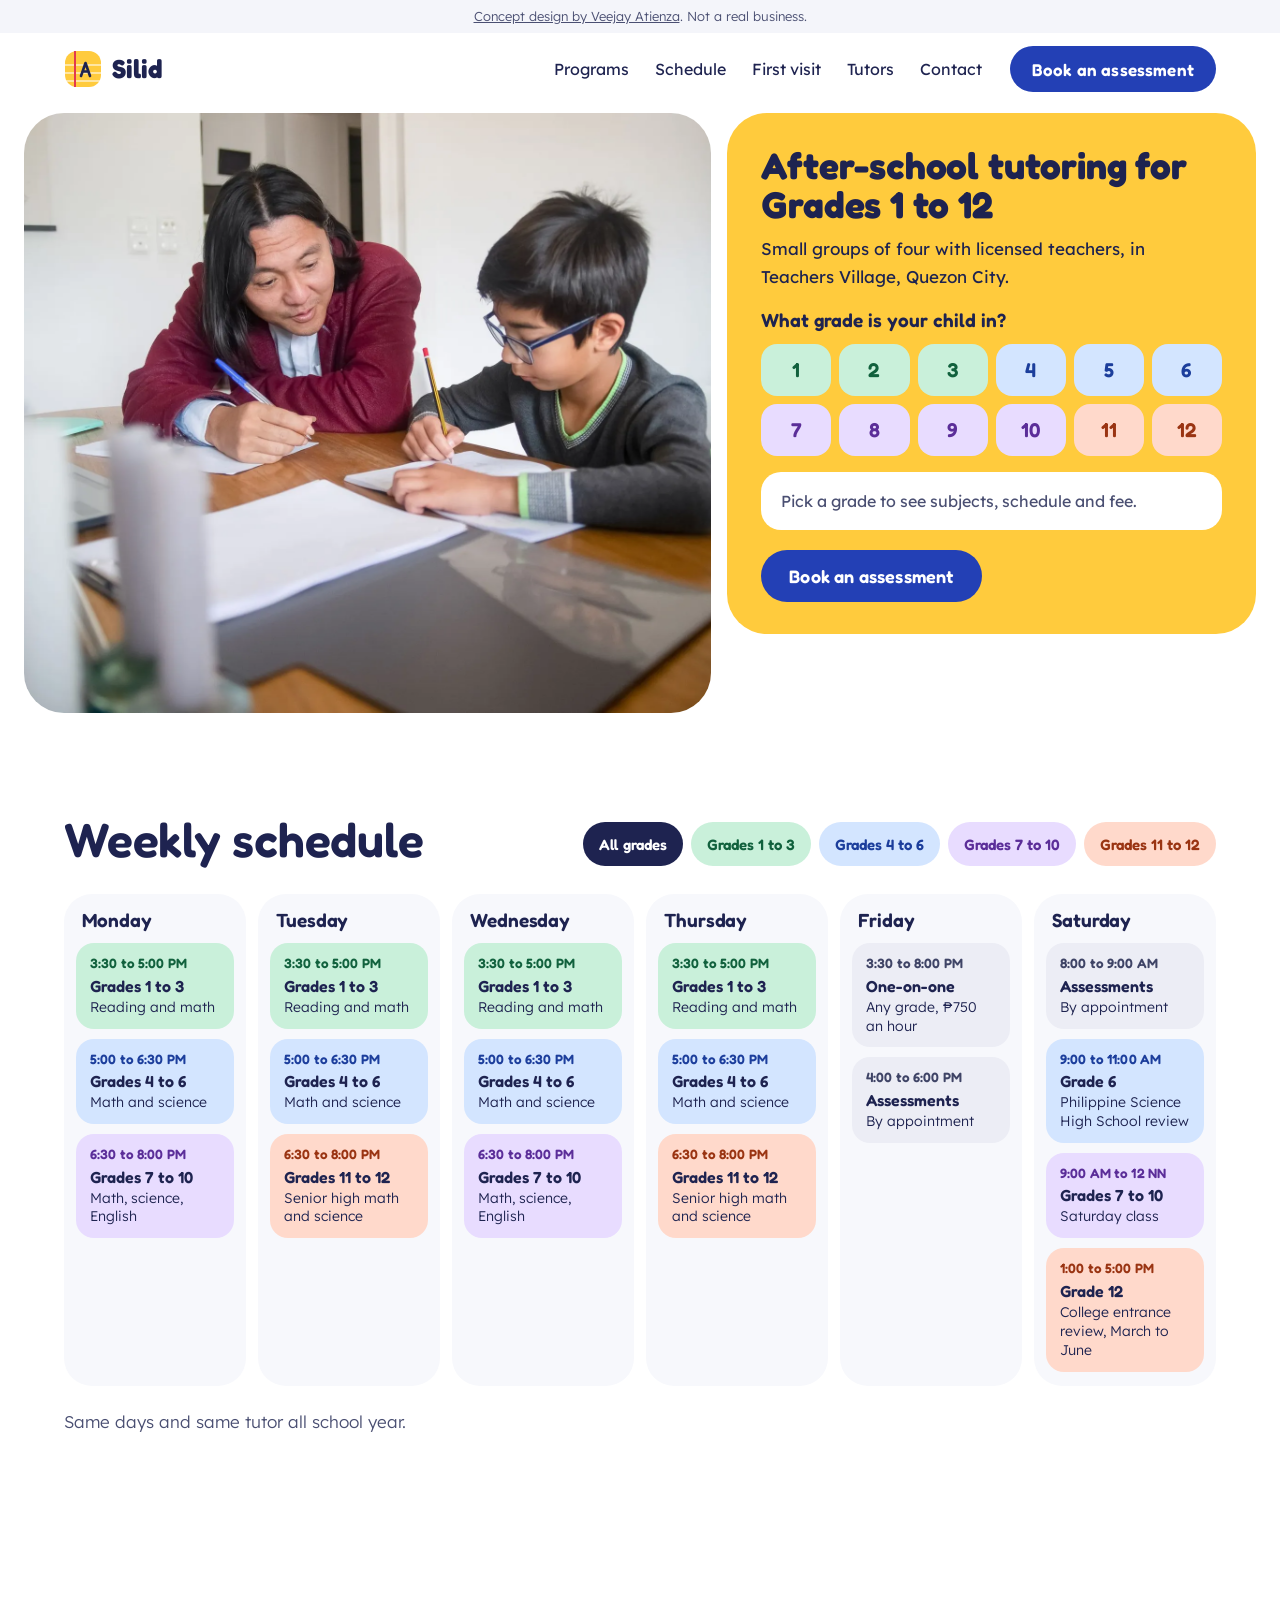
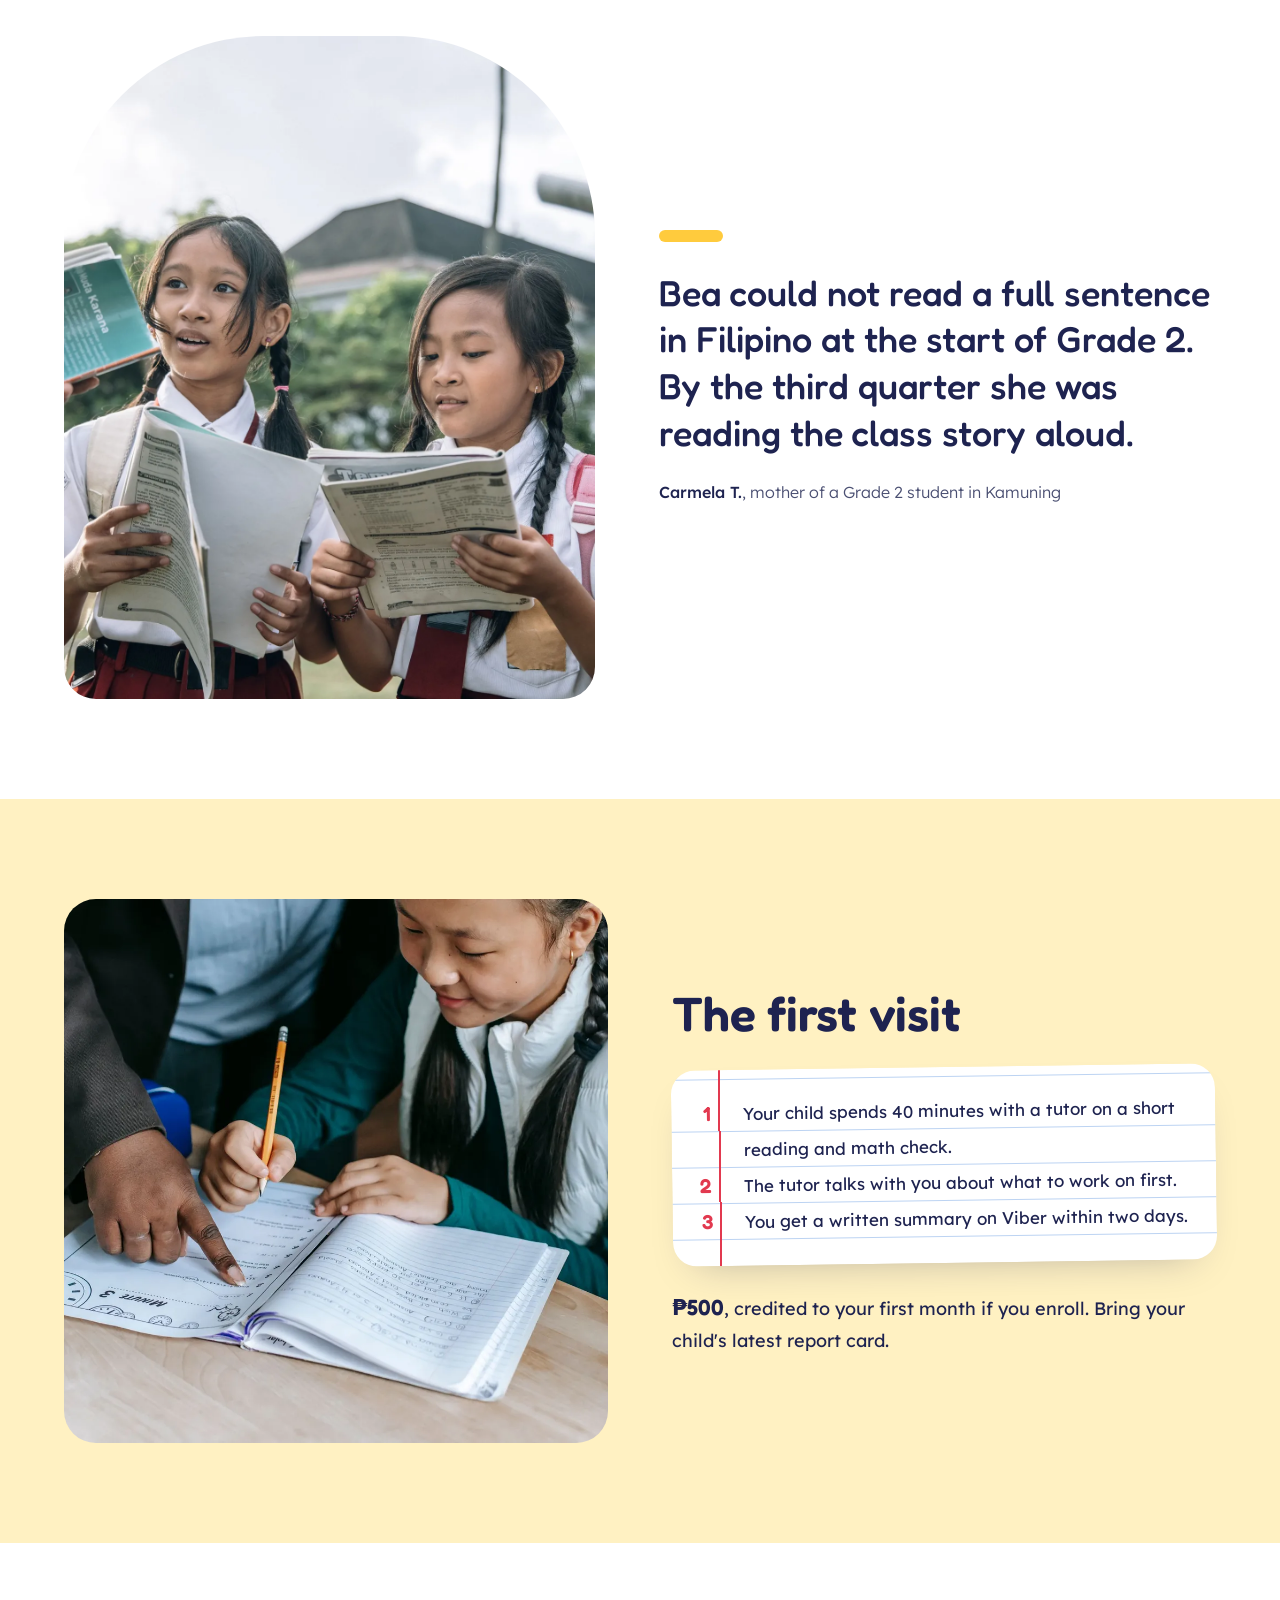
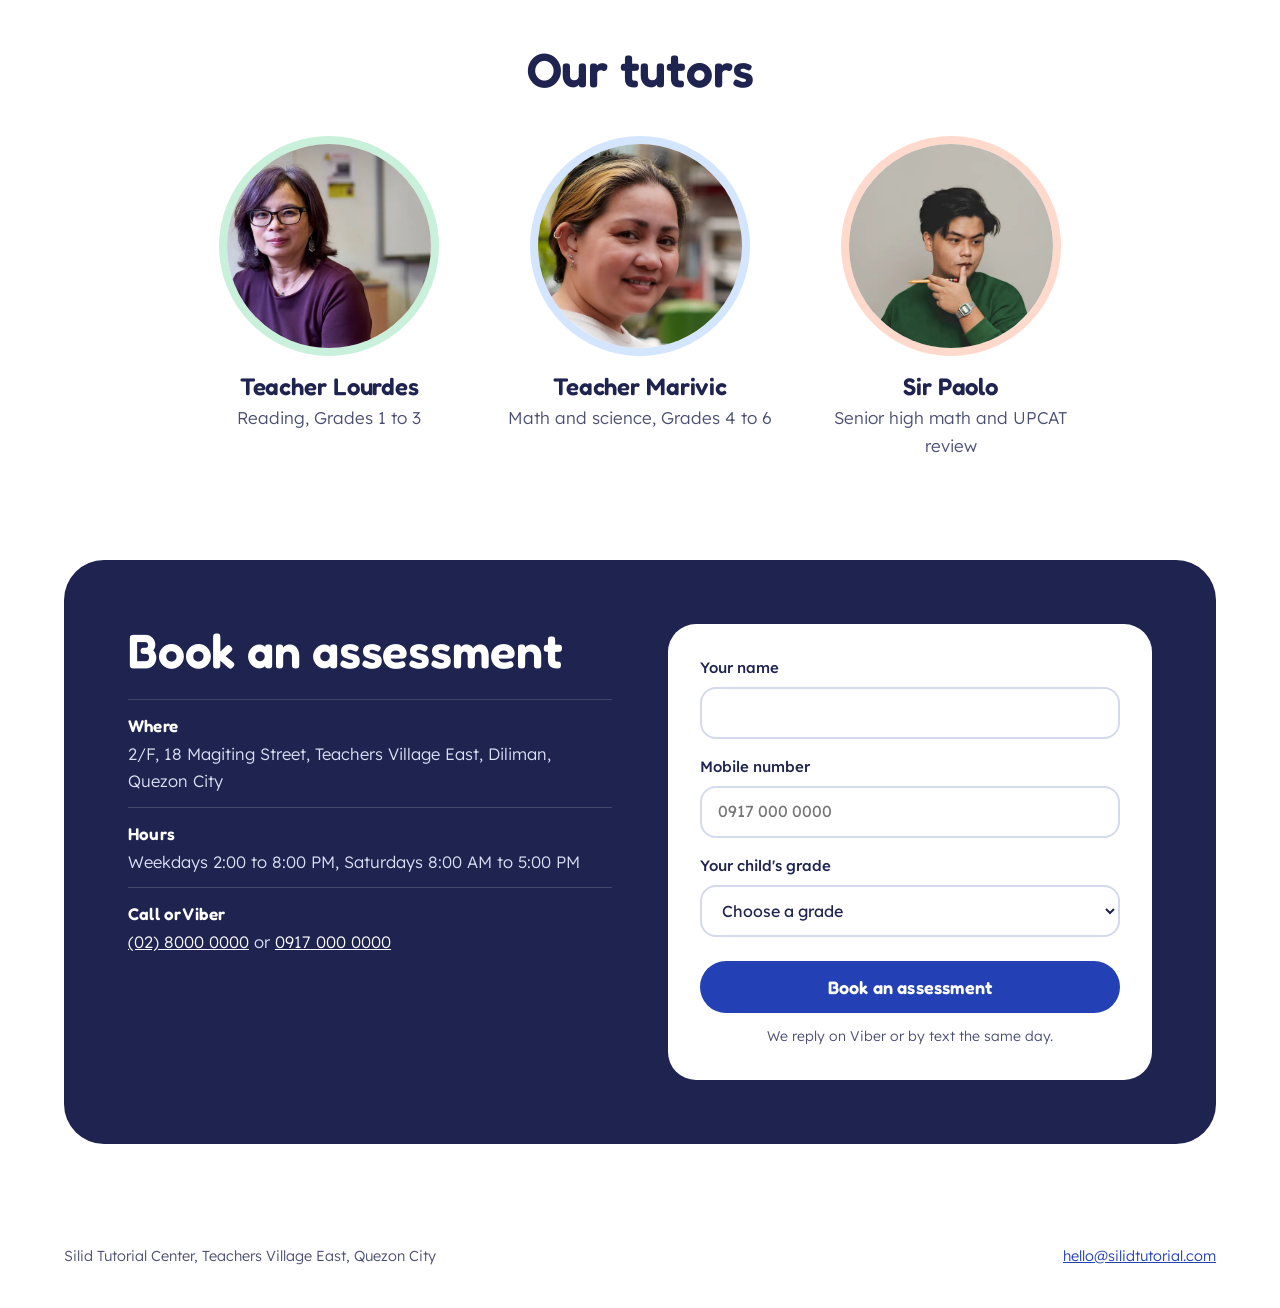
<file: concepts/education/index.html>
<!doctype html>
<html lang="en">
<head>
<meta charset="utf-8">
<meta name="viewport" content="width=device-width, initial-scale=1">
<title>Silid Tutorial Center | Tutoring for Grades 1 to 12 in Teachers Village, Quezon City</title>
<meta name="description" content="Small-group tutoring for Grades 1 to 12 and entrance exam review in Teachers Village, Quezon City. See your child's program, schedule and fee, then book a one-hour assessment.">
<link rel="preconnect" href="https://fonts.googleapis.com">
<link rel="preconnect" href="https://fonts.gstatic.com" crossorigin>
<link href="https://fonts.googleapis.com/css2?family=Fredoka:wght@500;600;700&family=Lexend:wght@300;400;500&display=swap" rel="stylesheet">
<style>
:root{
  --ink:#1E2350;
  --muted:#4A4F72;
  --blue:#2340B5;
  --blue-dark:#1A3196;
  --sun:#FFCB3D;
  --sun-soft:#FFF1C2;
  --mint:#C9F0DA; --mint-ink:#11613D;
  --sky:#D3E5FF;  --sky-ink:#1C3E9C;
  --lilac:#E8DCFF;--lilac-ink:#5B2E99;
  --coral:#FFD9CB;--coral-ink:#9A3412;
  --grey:#ECEDF5; --grey-ink:#3F4466;
  --rule:#BCD3F2; --margin:#E2394F;
  --head:"Fredoka",system-ui,sans-serif;
  --body:"Lexend",system-ui,sans-serif;
}
*{box-sizing:border-box}
html{scroll-behavior:smooth;scroll-padding-top:80px}
body{margin:0;background:#fff;color:var(--ink);font:300 17px/1.65 var(--body);-webkit-text-size-adjust:100%}
img{max-width:100%;height:auto;display:block}
a{color:var(--blue)}
h1,h2,h3{font-family:var(--head);font-weight:600;line-height:1.1;margin:0;letter-spacing:-.005em}
h2{font-size:clamp(32px,4.4vw,48px)}
p{margin:0}
button{font-family:inherit}
:focus-visible{outline:3px solid var(--blue);outline-offset:3px;border-radius:6px}
.wrap{max-width:1200px;margin:0 auto;padding:0 24px}
.skip{position:absolute;left:-999px;top:0;background:var(--ink);color:#fff;padding:10px 14px;z-index:99}
.skip:focus{left:8px;top:8px}

/* band colours, shared by picker chips, result and timetable */
.b13{--bg:var(--mint);--fg:var(--mint-ink)}
.b46{--bg:var(--sky);--fg:var(--sky-ink)}
.b710{--bg:var(--lilac);--fg:var(--lilac-ink)}
.b1112{--bg:var(--coral);--fg:var(--coral-ink)}
.b11{--bg:var(--grey);--fg:var(--grey-ink)}

.concept{background:#F4F5FA;color:var(--muted);font-size:13px;text-align:center;padding:6px 16px}
.concept a{color:var(--muted)}

/* header */
header.site{position:sticky;top:0;z-index:20;background:#fff}
.hdr{display:flex;align-items:center;gap:28px;height:72px}
.logo{display:flex;align-items:center;gap:10px;text-decoration:none;color:var(--ink);font:700 26px/1 var(--head)}
.logo svg{flex:none}
nav.main{margin-left:auto}
nav.main ul{display:flex;gap:26px;list-style:none;margin:0;padding:0}
nav.main a{color:var(--ink);text-decoration:none;font-weight:400;font-size:16px}
nav.main a:hover{color:var(--blue)}
.btn{display:inline-flex;align-items:center;justify-content:center;min-height:52px;padding:0 28px;border-radius:999px;border:0;background:var(--blue);color:#fff;font:600 18px/1 var(--head);letter-spacing:.01em;text-decoration:none;cursor:pointer}
.btn:hover{background:var(--blue-dark)}
.hdr .btn{min-height:46px;padding:0 22px;font-size:17px}
.menu-btn{display:none;margin-left:auto;background:var(--sun-soft);border:0;border-radius:999px;width:48px;height:48px;cursor:pointer;color:var(--ink)}

/* 1. hero with grade picker */
.hero{padding:8px 24px 0;display:grid;grid-template-columns:1.3fr 1fr;gap:16px;max-width:1500px;margin:0 auto}
.hero-photo{border-radius:40px;overflow:hidden;min-height:600px}
.hero-photo img{width:100%;height:100%;object-fit:cover;object-position:60% 40%}
.hero-card{background:var(--sun);border-radius:40px;padding:34px 34px 32px;align-self:start}
.hero-card h1{font-size:clamp(34px,2.9vw,44px);font-weight:700;line-height:1.04}
.hero-card .lede{font-size:17px;margin:10px 0 18px;font-weight:400;max-width:28em}
.pick-q{font:600 19px/1.2 var(--head);margin-bottom:12px}
.chips{display:grid;grid-template-columns:repeat(6,1fr);gap:8px;margin:0 0 16px}
.chips button{height:52px;border:0;border-radius:16px;background:var(--bg);color:var(--fg);font:600 20px/1 var(--head);cursor:pointer}
.chips button:hover{box-shadow:inset 0 0 0 2px var(--fg)}
.chips button[aria-pressed="true"]{background:var(--fg);color:#fff;box-shadow:0 6px 14px -6px rgba(30,35,80,.5)}
.result{background:#fff;border-radius:20px;padding:16px 20px;margin-bottom:20px}
.result .prompt{font-size:16px;color:var(--muted);font-weight:400}
.result h2{font-size:21px;font-weight:600;color:var(--fg,var(--ink))}
.result .covers{font-size:15.5px;margin-top:4px;color:var(--ink)}

.result .sched{margin-top:8px;font-size:15.5px;color:var(--ink);font-weight:400}
.result .fee{margin-top:2px;font-size:15px;color:var(--muted)}
.result .fee b{font:600 22px/1.2 var(--head);color:var(--ink)}
.result .extra{font-size:15px;color:var(--muted);margin-top:8px}
.result .extra[hidden]{display:none}

section.block{padding:100px 0}

/* weekly schedule */
.sched-head{display:flex;flex-wrap:wrap;justify-content:space-between;align-items:end;gap:20px;margin-bottom:28px}
.legend{display:flex;flex-wrap:wrap;gap:8px}
.legend button{min-height:44px;padding:0 16px;border:0;border-radius:999px;background:var(--bg,#F4F5FA);color:var(--fg,var(--ink));font:600 15px/1 var(--head);cursor:pointer}
.legend button[aria-pressed="true"]{background:var(--ink);color:#fff}
.days-tabs{display:none}
.week{display:grid;grid-template-columns:repeat(6,1fr);gap:12px}
.day{background:#F7F8FC;border-radius:28px;padding:16px 12px 14px;min-width:0}
.day h3{font-size:19px;padding:0 6px 12px}
.day ol{list-style:none;margin:0;padding:0;display:flex;flex-direction:column;gap:10px}
.slot{background:var(--bg);color:var(--ink);border-radius:18px;padding:12px 14px;font-size:14px;line-height:1.35;transition:opacity .2s,transform .2s}
.slot time{display:block;font:600 13.5px/1.3 var(--head);color:var(--fg);letter-spacing:.01em}
.slot b{display:block;font:600 16px/1.25 var(--head);margin:3px 0 2px}
.week[data-filter] .slot{opacity:.45}
.week[data-filter="b13"] .slot.b13,.week[data-filter="b46"] .slot.b46,.week[data-filter="b710"] .slot.b710,.week[data-filter="b1112"] .slot.b1112,.week[data-filter] .slot.b11{opacity:1}
.sched-note{margin-top:22px;color:var(--muted)}

/* 3. parent quote */
.quote{display:grid;grid-template-columns:1fr 1.05fr;gap:64px;align-items:center}
.quote figure{margin:0}
.quote img{border-radius:200px 200px 32px 32px;aspect-ratio:4/5;object-fit:cover;width:100%}
.quote blockquote{margin:0}
.quote blockquote p{font:500 clamp(26px,3vw,36px)/1.3 var(--head);color:var(--ink)}
.quote blockquote p::before{content:"";display:block;width:64px;height:12px;border-radius:999px;background:var(--sun);margin-bottom:28px}
.quote footer{margin-top:22px;color:var(--muted);font-size:16px}
.quote footer b{color:var(--ink);font-weight:500}

/* 4. first visit, the one pad-paper detail */
.visit-sec{background:var(--sun-soft)}
.visit{display:grid;grid-template-columns:1fr 1fr;gap:64px;align-items:center}
.visit img{border-radius:32px;aspect-ratio:1;object-fit:cover;width:100%}
.visit h2{margin-bottom:28px}
.pad{background:#fff;border-radius:24px;padding:26px 28px 26px 72px;position:relative;
  background-image:linear-gradient(90deg,transparent 47px,var(--margin) 47px,var(--margin) 49px,transparent 49px),
  repeating-linear-gradient(180deg,transparent 0,transparent 35px,var(--rule) 35px,var(--rule) 36px);
  background-position:0 0,0 26px;box-shadow:0 18px 40px -24px rgba(30,35,80,.35);transform:rotate(-.8deg)}
.pad ol{margin:0;padding:0;list-style:none;counter-reset:s}
.pad li{counter-increment:s;position:relative;font-size:17px;line-height:36px;color:var(--ink);font-weight:400}
.pad li::before{content:counter(s);position:absolute;left:-64px;width:32px;text-align:right;font:600 20px/36px var(--head);color:var(--margin)}
.visit .price{margin-top:26px;font-size:18px;font-weight:400}
.visit .price b{font-family:var(--head);font-weight:600;font-size:22px}

/* 5. tutors */
.tutors h2{margin-bottom:40px;text-align:center}
.faces{list-style:none;margin:0 auto;padding:0;display:grid;grid-template-columns:repeat(3,1fr);gap:32px;max-width:900px;text-align:center}
.faces img{width:220px;height:220px;border-radius:50%;object-fit:cover;margin:0 auto 18px;border:8px solid var(--c)}
.faces li:nth-child(1){--c:var(--mint)}.faces li:nth-child(2){--c:var(--sky)}.faces li:nth-child(3){--c:var(--coral)}
.faces h3{font-size:24px}
.faces p{color:var(--muted);margin-top:4px}

/* 6. book */
.book-sec{padding:0 0 100px}
.book{background:var(--ink);color:#fff;border-radius:40px;padding:64px;display:grid;grid-template-columns:1fr 1fr;gap:56px;align-items:start}
.book h2{color:#fff;margin-bottom:22px}
.book .info{list-style:none;margin:0;padding:0;font-size:16.5px;color:#DDE1F5}
.book .info li{padding:12px 0;border-top:1px solid rgba(255,255,255,.16)}
.book .info b{display:block;color:#fff;font-family:var(--head);font-weight:600;font-size:17px;letter-spacing:.01em}
.book a{color:#fff}
form{background:#fff;color:var(--ink);border-radius:28px;padding:32px}
.field{margin-bottom:16px}
label{display:block;font-weight:500;font-size:15px;margin-bottom:6px}
input,select{width:100%;min-height:52px;border:2px solid #D5D9EC;border-radius:16px;padding:10px 16px;font:400 16px/1.3 var(--body);color:var(--ink);background:#fff}
input:focus,select:focus{border-color:var(--blue);outline:3px solid #B9C6F2;outline-offset:0}
form .btn{width:100%;margin-top:8px}
form .small{font-size:14px;color:var(--muted);margin-top:12px;text-align:center}
.done{display:none}
.sent form{display:none}
.sent .done{display:block;background:#fff;color:var(--ink);border-radius:28px;padding:32px}
.done h3{font-size:26px;margin-bottom:8px}

footer.site{padding:0 0 40px;font-size:14.5px;color:var(--muted)}
.foot{display:flex;flex-wrap:wrap;justify-content:space-between;gap:12px}

@media (max-width:1060px){
  .week{grid-template-columns:repeat(3,1fr)}
}
@media (max-width:860px){
  .hero{grid-template-columns:1fr;gap:0;padding:8px 0 0}
  .hero-photo{margin:0 24px;min-height:0;aspect-ratio:16/10}
  .hero-card{margin:-60px 40px 0;position:relative}
  .menu-btn{display:grid;place-items:center}
  nav.main{position:absolute;top:72px;left:0;right:0;background:#fff;display:none;margin:0;box-shadow:0 12px 20px -12px rgba(30,35,80,.25)}
  nav.main.open{display:block}
  nav.main ul{flex-direction:column;gap:0;padding:4px 24px 16px}
  nav.main a{display:block;padding:14px 0;font-size:18px}
  .hdr .btn{display:none}
  .quote,.visit,.book{grid-template-columns:1fr}
  .quote{gap:36px}
  .quote figure{max-width:440px}
  .visit{gap:40px}
  .visit img{aspect-ratio:4/3}
  .book{padding:40px 28px}
  /* timetable becomes day tabs */
  .days-tabs{display:grid;grid-template-columns:repeat(6,1fr);gap:6px;margin-bottom:12px}
  .days-tabs button{min-height:46px;border:0;border-radius:999px;background:#F4F5FA;color:var(--ink);font:600 16px/1 var(--head);cursor:pointer}
  .days-tabs button[aria-selected="true"]{background:var(--ink);color:#fff}
  .week{grid-template-columns:1fr}
  .week .day{display:none}
  .week .day.on{display:block}
  .slot{font-size:15px}
}
@media (max-width:560px){
  .wrap{padding:0 16px}
  .hdr{height:64px}
  nav.main{top:64px}
  .hero-photo{margin:0 12px;border-radius:28px;aspect-ratio:4/3.2}
  .hero-card{margin:-48px 12px 0;border-radius:28px;padding:26px 18px 24px}
  .hero-card h1{font-size:36px}
  .hero-card .lede{font-size:17px;margin:10px 0 20px}
  .chips{gap:6px}
  .chips button{height:46px;font-size:18px;border-radius:14px}
  .result{padding:18px 16px;border-radius:20px}
  .hero-card .btn{width:100%;font-size:16px;padding:0 14px}
  section.block{padding:64px 0}
  .legend button{min-height:42px;padding:0 13px;font-size:14px}
  .days-tabs{gap:4px}
  .days-tabs button{font-size:14px}
  .day{border-radius:22px}
  .quote blockquote p{font-size:24px}
  .pad{padding:22px 18px 22px 56px;transform:none;background-position:0 0,0 22px;background-image:linear-gradient(90deg,transparent 37px,var(--margin) 37px,var(--margin) 39px,transparent 39px),repeating-linear-gradient(180deg,transparent 0,transparent 35px,var(--rule) 35px,var(--rule) 36px)}
  .pad li::before{left:-50px;width:26px}
  .pad li{font-size:16px}
  .faces{grid-template-columns:1fr;gap:18px;text-align:left}
  .faces li{display:grid;grid-template-columns:112px 1fr;gap:18px;align-items:center}
  .faces img{width:112px;height:112px;margin:0;border-width:6px}
  .faces h3{font-size:21px}
  .tutors h2{text-align:left;margin-bottom:28px}
  .book-sec{padding-bottom:56px}
  .book{border-radius:28px;padding:32px 18px}
  form{padding:24px 18px;border-radius:22px}
}
@media (prefers-reduced-motion:reduce){html{scroll-behavior:auto}*{transition:none!important}}
</style>
</head>
<body>
<a class="skip" href="#main">Skip to content</a>
<div class="concept"><a href="https://atienzaveejay.github.io/ui-design/">Concept design by Veejay Atienza</a>. Not a real business.</div>

<header class="site">
  <div class="wrap hdr">
    <a class="logo" href="#top" aria-label="Silid Tutorial Center, home">
      <svg width="38" height="38" viewBox="0 0 38 38" aria-hidden="true"><rect x="1" y="1" width="36" height="36" rx="12" fill="#FFCB3D"/><path d="M1 15h36M1 23h36M1 31h36" stroke="#fff" stroke-width="1.5" opacity=".7"/><path d="M11 1v36" stroke="#E2394F" stroke-width="2"/><path d="M17 26l4.5-13 4.5 13M18.6 21.5h5.8" stroke="#1E2350" stroke-width="2.6" fill="none" stroke-linecap="round" stroke-linejoin="round"/></svg>
      Silid
    </a>
    <nav class="main" id="nav" aria-label="Main">
      <ul>
        <li><a href="#picker">Programs</a></li>
        <li><a href="#schedule">Schedule</a></li>
        <li><a href="#first-visit">First visit</a></li>
        <li><a href="#tutors">Tutors</a></li>
        <li><a href="#book">Contact</a></li>
      </ul>
    </nav>
    <a class="btn" href="#book">Book an assessment</a>
    <button class="menu-btn" aria-expanded="false" aria-controls="nav" aria-label="Open menu">
      <svg width="22" height="22" viewBox="0 0 24 24" fill="none" stroke="currentColor" stroke-width="2.2" stroke-linecap="round" aria-hidden="true"><path d="M4 7h16M4 12h16M4 17h16"/></svg>
    </button>
  </div>
</header>

<main id="main">
<section class="hero" id="top" aria-labelledby="hero-h">
  <div class="hero-photo"><img src="img/hero.webp" width="1920" height="1282" alt="A tutor and a boy in glasses working through a worksheet side by side at a table"></div>
    <div class="hero-card">
      <h1 id="hero-h">After-school tutoring for Grades 1 to 12</h1>
      <p class="lede">Small groups of four with licensed teachers, in Teachers Village, Quezon City.</p>
      <p class="pick-q" id="pick-q">What grade is your child in?</p>
      <div class="chips" id="picker" role="group" aria-labelledby="pick-q">
        <button type="button" class="b13" data-g="1" aria-pressed="false" aria-label="Grade 1">1</button>
        <button type="button" class="b13" data-g="2" aria-pressed="false" aria-label="Grade 2">2</button>
        <button type="button" class="b13" data-g="3" aria-pressed="false" aria-label="Grade 3">3</button>
        <button type="button" class="b46" data-g="4" aria-pressed="false" aria-label="Grade 4">4</button>
        <button type="button" class="b46" data-g="5" aria-pressed="false" aria-label="Grade 5">5</button>
        <button type="button" class="b46" data-g="6" aria-pressed="false" aria-label="Grade 6">6</button>
        <button type="button" class="b710" data-g="7" aria-pressed="false" aria-label="Grade 7">7</button>
        <button type="button" class="b710" data-g="8" aria-pressed="false" aria-label="Grade 8">8</button>
        <button type="button" class="b710" data-g="9" aria-pressed="false" aria-label="Grade 9">9</button>
        <button type="button" class="b710" data-g="10" aria-pressed="false" aria-label="Grade 10">10</button>
        <button type="button" class="b1112" data-g="11" aria-pressed="false" aria-label="Grade 11">11</button>
        <button type="button" class="b1112" data-g="12" aria-pressed="false" aria-label="Grade 12">12</button>
      </div>
      <div class="result" id="result" aria-live="polite">
        <p class="prompt" id="r-prompt">Pick a grade to see subjects, schedule and fee.</p>
        <div id="r-body" hidden>
          <h2 id="r-name"></h2>
          <p class="covers" id="r-covers"></p>
          <p class="sched" id="r-sched"></p>
          <p class="fee"><b id="r-fee"></b> a month</p>
          <p class="extra" id="r-extra" hidden></p>
        </div>
      </div>
      <a class="btn" id="r-book" href="#book">Book an assessment</a>
    </div>
</section>

<section class="block" id="schedule" aria-labelledby="sched-h">
  <div class="wrap">
    <div class="sched-head">
      <h2 id="sched-h">Weekly schedule</h2>
      <div class="legend" role="group" aria-label="Show classes for">
        <button type="button" data-f="" aria-pressed="true">All grades</button>
        <button type="button" class="b13" data-f="b13" aria-pressed="false">Grades 1 to 3</button>
        <button type="button" class="b46" data-f="b46" aria-pressed="false">Grades 4 to 6</button>
        <button type="button" class="b710" data-f="b710" aria-pressed="false">Grades 7 to 10</button>
        <button type="button" class="b1112" data-f="b1112" aria-pressed="false">Grades 11 to 12</button>
      </div>
    </div>
    <div class="days-tabs" role="tablist" aria-label="Day of the week">
      <button type="button" role="tab" aria-selected="true" aria-controls="d-mon" data-d="d-mon">Mon</button>
      <button type="button" role="tab" aria-selected="false" aria-controls="d-tue" data-d="d-tue">Tue</button>
      <button type="button" role="tab" aria-selected="false" aria-controls="d-wed" data-d="d-wed">Wed</button>
      <button type="button" role="tab" aria-selected="false" aria-controls="d-thu" data-d="d-thu">Thu</button>
      <button type="button" role="tab" aria-selected="false" aria-controls="d-fri" data-d="d-fri">Fri</button>
      <button type="button" role="tab" aria-selected="false" aria-controls="d-sat" data-d="d-sat">Sat</button>
    </div>
    <div class="week">
      <div class="day on" id="d-mon" role="tabpanel"><h3>Monday</h3><ol>
        <li class="slot b13"><time>3:30 to 5:00 PM</time><b>Grades 1 to 3</b>Reading and math</li>
        <li class="slot b46"><time>5:00 to 6:30 PM</time><b>Grades 4 to 6</b>Math and science</li>
        <li class="slot b710"><time>6:30 to 8:00 PM</time><b>Grades 7 to 10</b>Math, science, English</li>
      </ol></div>
      <div class="day" id="d-tue" role="tabpanel"><h3>Tuesday</h3><ol>
        <li class="slot b13"><time>3:30 to 5:00 PM</time><b>Grades 1 to 3</b>Reading and math</li>
        <li class="slot b46"><time>5:00 to 6:30 PM</time><b>Grades 4 to 6</b>Math and science</li>
        <li class="slot b1112"><time>6:30 to 8:00 PM</time><b>Grades 11 to 12</b>Senior high math and science</li>
      </ol></div>
      <div class="day" id="d-wed" role="tabpanel"><h3>Wednesday</h3><ol>
        <li class="slot b13"><time>3:30 to 5:00 PM</time><b>Grades 1 to 3</b>Reading and math</li>
        <li class="slot b46"><time>5:00 to 6:30 PM</time><b>Grades 4 to 6</b>Math and science</li>
        <li class="slot b710"><time>6:30 to 8:00 PM</time><b>Grades 7 to 10</b>Math, science, English</li>
      </ol></div>
      <div class="day" id="d-thu" role="tabpanel"><h3>Thursday</h3><ol>
        <li class="slot b13"><time>3:30 to 5:00 PM</time><b>Grades 1 to 3</b>Reading and math</li>
        <li class="slot b46"><time>5:00 to 6:30 PM</time><b>Grades 4 to 6</b>Math and science</li>
        <li class="slot b1112"><time>6:30 to 8:00 PM</time><b>Grades 11 to 12</b>Senior high math and science</li>
      </ol></div>
      <div class="day" id="d-fri" role="tabpanel"><h3>Friday</h3><ol>
        <li class="slot b11"><time>3:30 to 8:00 PM</time><b>One-on-one</b>Any grade, ₱750 an hour</li>
        <li class="slot b11"><time>4:00 to 6:00 PM</time><b>Assessments</b>By appointment</li>
      </ol></div>
      <div class="day" id="d-sat" role="tabpanel"><h3>Saturday</h3><ol>
        <li class="slot b11"><time>8:00 to 9:00 AM</time><b>Assessments</b>By appointment</li>
        <li class="slot b46"><time>9:00 to 11:00 AM</time><b>Grade 6</b>Philippine Science High School review</li>
        <li class="slot b710"><time>9:00 AM to 12 NN</time><b>Grades 7 to 10</b>Saturday class</li>
        <li class="slot b1112"><time>1:00 to 5:00 PM</time><b>Grade 12</b>College entrance review, March to June</li>
      </ol></div>
    </div>
    <p class="sched-note">Same days and same tutor all school year.</p>
  </div>
</section>

<section class="block" aria-label="What a parent says">
  <div class="wrap quote">
    <figure><img src="img/reading.webp" width="1200" height="1500" loading="lazy" alt="Two girls in school uniforms reading their textbooks aloud together"></figure>
    <blockquote>
      <p>Bea could not read a full sentence in Filipino at the start of Grade 2. By the third quarter she was reading the class story aloud.</p>
      <footer><b>Carmela T.</b>, mother of a Grade 2 student in Kamuning</footer>
    </blockquote>
  </div>
</section>

<section class="block visit-sec" id="first-visit" aria-labelledby="visit-h">
  <div class="wrap visit">
    <img src="img/assessment.webp" width="1000" height="1000" loading="lazy" alt="A girl writing in her workbook while a tutor points to the next item">
    <div>
      <h2 id="visit-h">The first visit</h2>
      <div class="pad">
        <ol>
          <li>Your child spends 40 minutes with a tutor on a short reading and math check.</li>
          <li>The tutor talks with you about what to work on first.</li>
          <li>You get a written summary on Viber within two days.</li>
        </ol>
      </div>
      <p class="price"><b>₱500</b>, credited to your first month if you enroll. Bring your child's latest report card.</p>
    </div>
  </div>
</section>

<section class="block tutors" id="tutors" aria-labelledby="tutors-h">
  <div class="wrap">
    <h2 id="tutors-h">Our tutors</h2>
    <ul class="faces">
      <li><img src="img/tutor-lourdes.webp" width="560" height="560" loading="lazy" alt="Portrait of Teacher Lourdes Dizon"><div><h3>Teacher Lourdes</h3><p>Reading, Grades 1 to 3</p></div></li>
      <li><img src="img/tutor-marivic.webp" width="560" height="560" loading="lazy" alt="Portrait of Teacher Marivic Santos"><div><h3>Teacher Marivic</h3><p>Math and science, Grades 4 to 6</p></div></li>
      <li><img src="img/tutor-paolo.webp" width="560" height="560" loading="lazy" alt="Portrait of Sir Paolo Reyes"><div><h3>Sir Paolo</h3><p>Senior high math and UPCAT review</p></div></li>
    </ul>
  </div>
</section>

<section class="book-sec" id="book" aria-labelledby="book-h">
  <div class="wrap">
    <div class="book">
      <div>
        <h2 id="book-h">Book an assessment</h2>
        <ul class="info">
          <li><b>Where</b>2/F, 18 Magiting Street, Teachers Village East, Diliman, Quezon City</li>
          <li><b>Hours</b>Weekdays 2:00 to 8:00 PM, Saturdays 8:00 AM to 5:00 PM</li>
          <li><b>Call or Viber</b><a href="tel:+63280000000">(02) 8000 0000</a> or <a href="tel:+639170000000">0917 000 0000</a></li>
        </ul>
      </div>
      <div id="formbox">
        <form id="bookform" novalidate>
          <div class="field"><label for="f-parent">Your name</label><input type="text" id="f-parent" autocomplete="name" required></div>
          <div class="field"><label for="f-mobile">Mobile number</label><input type="tel" id="f-mobile" autocomplete="tel" placeholder="0917 000 0000" required></div>
          <div class="field"><label for="f-grade">Your child's grade</label>
            <select id="f-grade">
              <option value="" selected>Choose a grade</option><option value="1">Grade 1</option><option value="2">Grade 2</option><option value="3">Grade 3</option><option value="4">Grade 4</option><option value="5">Grade 5</option><option value="6">Grade 6</option><option value="7">Grade 7</option><option value="8">Grade 8</option><option value="9">Grade 9</option><option value="10">Grade 10</option><option value="11">Grade 11</option><option value="12">Grade 12</option>
            </select></div>
          <button class="btn" type="submit">Book an assessment</button>
          <p class="small">We reply on Viber or by text the same day.</p>
        </form>
        <div class="done" role="status" aria-live="polite"><h3>Thank you</h3><p>We will message you today to set a time. (This is a concept site, so nothing was sent.)</p></div>
      </div>
    </div>
  </div>
</section>
</main>

<footer class="site">
  <div class="wrap foot">
    <p>Silid Tutorial Center, Teachers Village East, Quezon City</p>
    <p><a href="mailto:hello@silidtutorial.com">hello@silidtutorial.com</a></p>
  </div>
</footer>

<script>
(function(){
  var $=function(id){return document.getElementById(id);};
  var bands={
    b13:{name:"Grades 1 to 3: Reading and math",covers:"Phonics and reading in English and Filipino, plus number sense up to early multiplication.",sched:"Mon and Wed, or Tue and Thu, 3:30 to 5:00 PM",fee:"₱4,200"},
    b46:{name:"Grades 4 to 6: Math, science and reading",covers:"Homework help, fractions and word problems, and review before each quarterly exam.",sched:"Mon and Wed, or Tue and Thu, 5:00 to 6:30 PM",fee:"₱4,800"},
    b710:{name:"Grades 7 to 10: Math, science and English",covers:"Algebra, geometry and this quarter's science lessons, with homework first.",sched:"Mon and Wed, 6:30 to 8:00 PM, or Saturday 9:00 AM to 12 NN",fee:"₱5,600"},
    b1112:{name:"Grades 11 to 12: Senior high and entrance exams",covers:"General Math, Statistics, Pre-Calculus, General Chemistry and Physics.",sched:"Tue and Thu, 6:30 to 8:00 PM",fee:"₱5,600"}
  };
  function bandOf(g){return g<=3?"b13":g<=6?"b46":g<=10?"b710":"b1112";}

  // timetable filter
  var week=document.querySelector(".week");
  var legend=document.querySelectorAll(".legend button");
  function setFilter(f){
    if(f)week.setAttribute("data-filter",f);else week.removeAttribute("data-filter");
    legend.forEach(function(b){b.setAttribute("aria-pressed",String(b.getAttribute("data-f")===f));});
  }
  legend.forEach(function(b){b.addEventListener("click",function(){setFilter(b.getAttribute("data-f"));});});

  // hero grade picker
  function pick(g){
    var k=bandOf(g),d=bands[k];
    document.querySelectorAll(".chips button").forEach(function(b){b.setAttribute("aria-pressed",String(+b.getAttribute("data-g")===g));});
    var r=$("result");r.className="result "+k;
    $("r-prompt").hidden=true;$("r-body").hidden=false;
    $("r-name").textContent=d.name;
    $("r-covers").textContent=d.covers;
    $("r-sched").textContent=d.sched;
    $("r-fee").textContent=d.fee;
    var ex=$("r-extra");
    if(g===6){ex.hidden=false;ex.textContent="Also: Philippine Science High School review, 12 Saturdays from July, ₱9,500.";}
    else if(g===12){ex.hidden=false;ex.textContent="Also: UPCAT, ACET, DCAT and USTET review, 14 Saturdays from March, ₱13,500.";}
    else ex.hidden=true;
    $("r-book").textContent="Book an assessment for Grade "+g;
    $("f-grade").value=String(g);
    setFilter(k);
  }
  document.querySelectorAll(".chips button").forEach(function(b){b.addEventListener("click",function(){pick(+b.getAttribute("data-g"));});});
  $("f-grade").addEventListener("change",function(){if(this.value)pick(+this.value);});

  // day tabs on phones
  var tabs=document.querySelectorAll(".days-tabs button");
  tabs.forEach(function(t){t.addEventListener("click",function(){
    tabs.forEach(function(x){x.setAttribute("aria-selected","false");});
    t.setAttribute("aria-selected","true");
    document.querySelectorAll(".week .day").forEach(function(d){d.classList.toggle("on",d.id===t.getAttribute("data-d"));});
  });});

  var mb=document.querySelector(".menu-btn"),nav=$("nav");
  mb.addEventListener("click",function(){var o=nav.classList.toggle("open");mb.setAttribute("aria-expanded",String(o));});
  nav.querySelectorAll("a").forEach(function(a){a.addEventListener("click",function(){nav.classList.remove("open");mb.setAttribute("aria-expanded","false");});});

  $("bookform").addEventListener("submit",function(e){
    e.preventDefault();var bad=null;
    ["f-parent","f-mobile"].forEach(function(id){var el=$(id),empty=!el.value.trim();el.setAttribute("aria-invalid",String(empty));if(empty&&!bad)bad=el;});
    if(bad){bad.focus();return;}
    $("formbox").classList.add("sent");
  });
})();
</script>
</body>
</html>
</file>
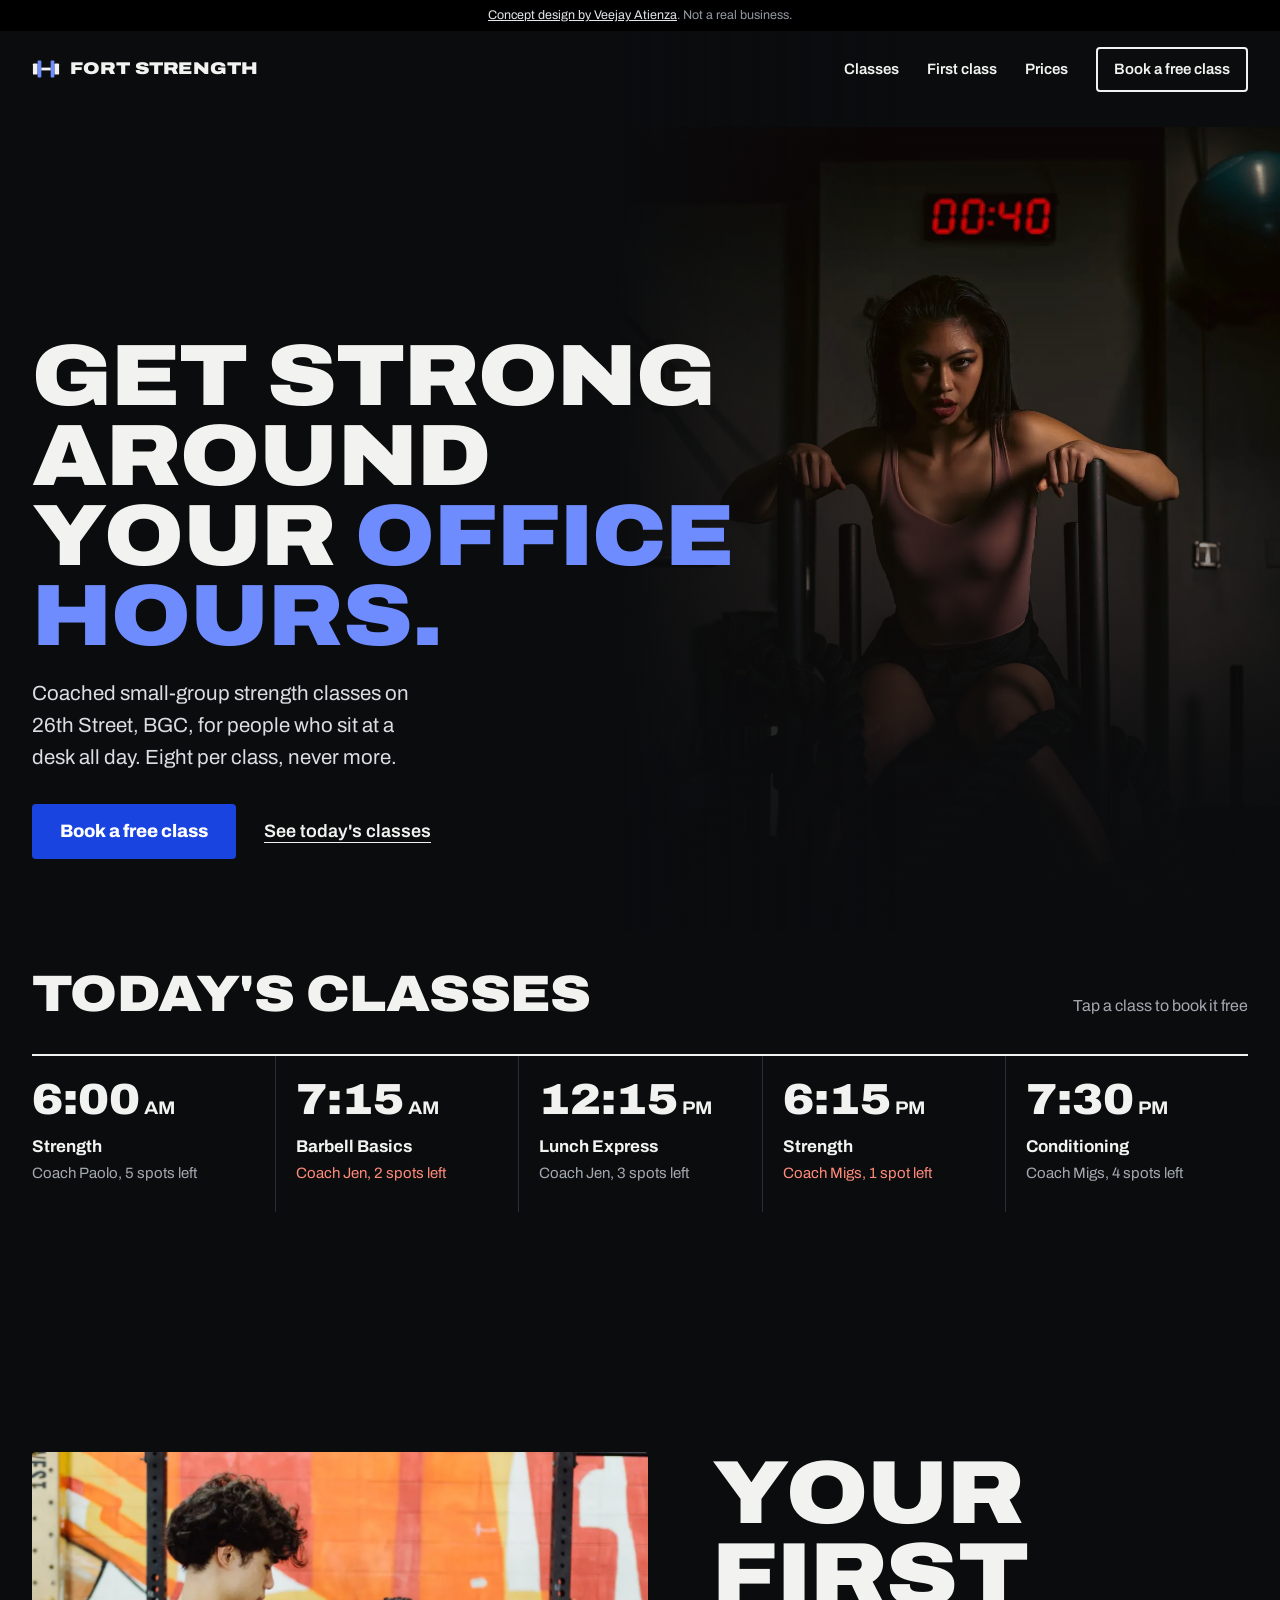
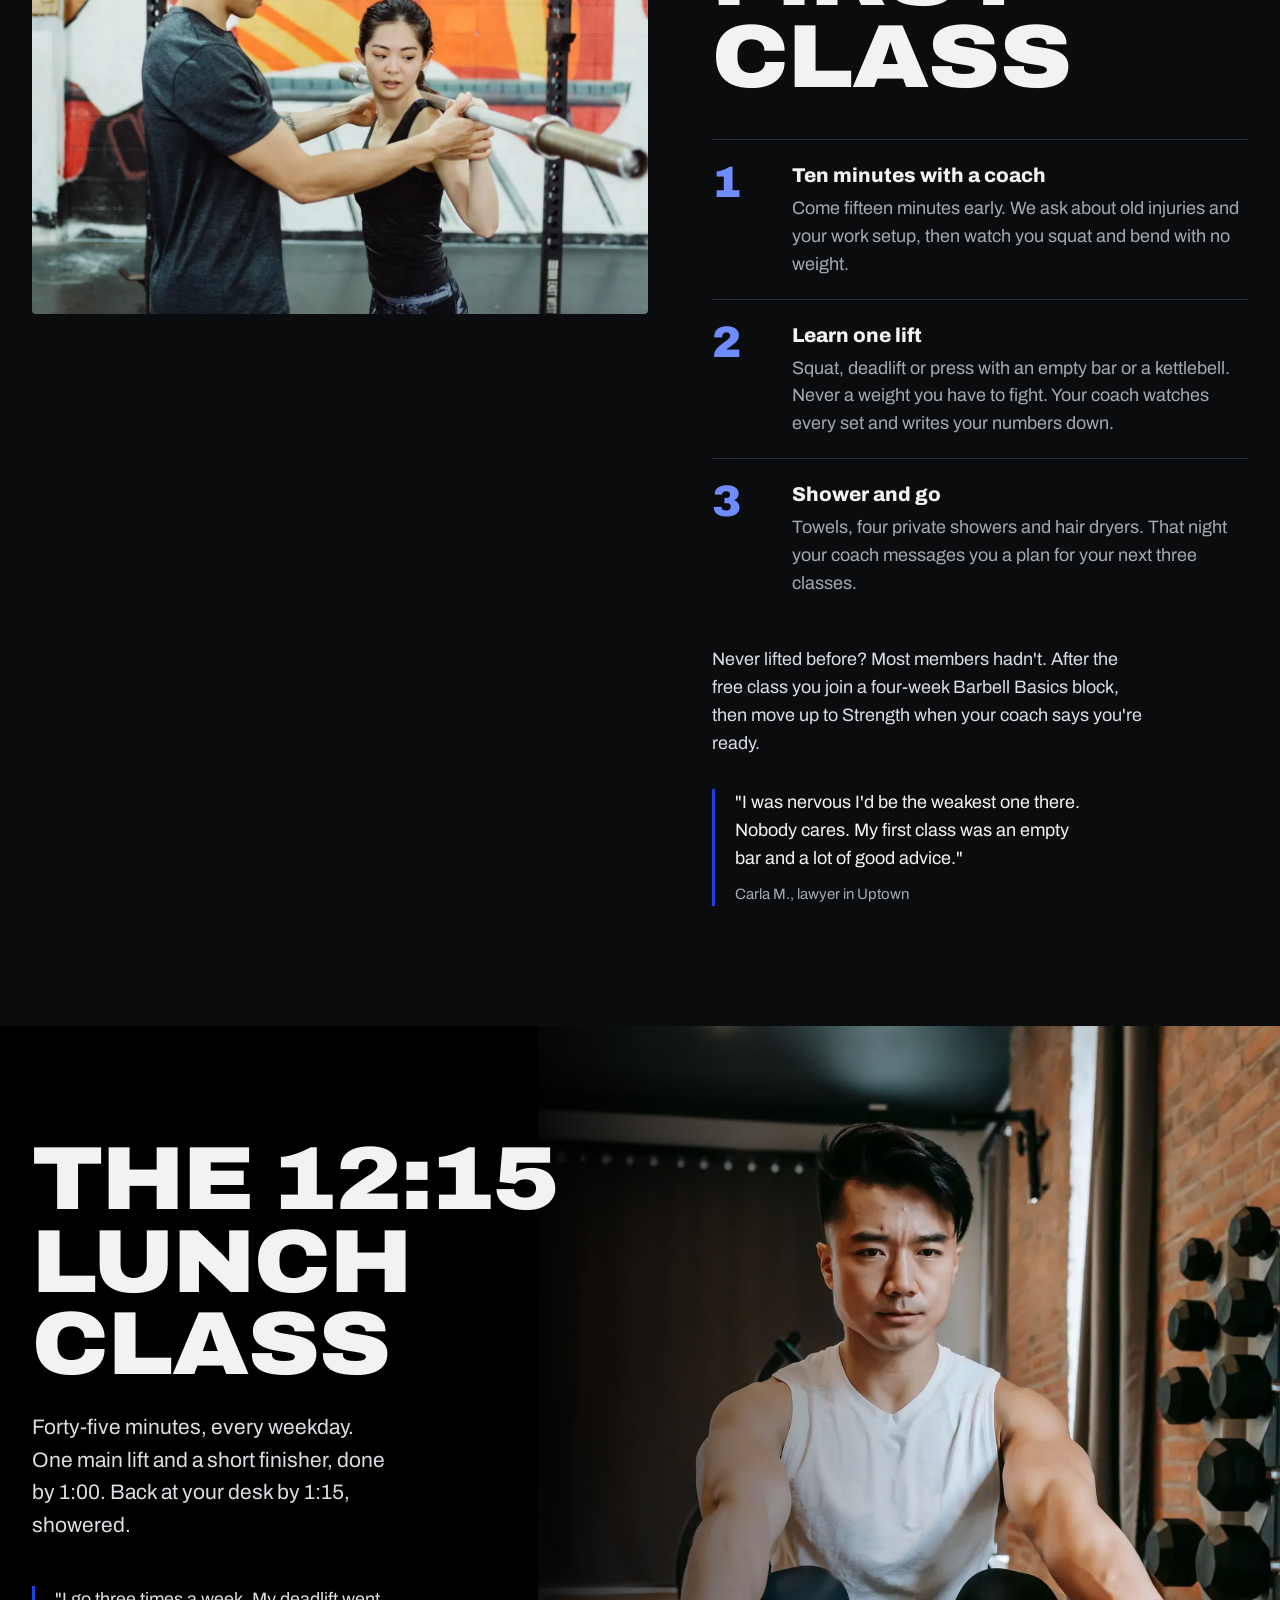
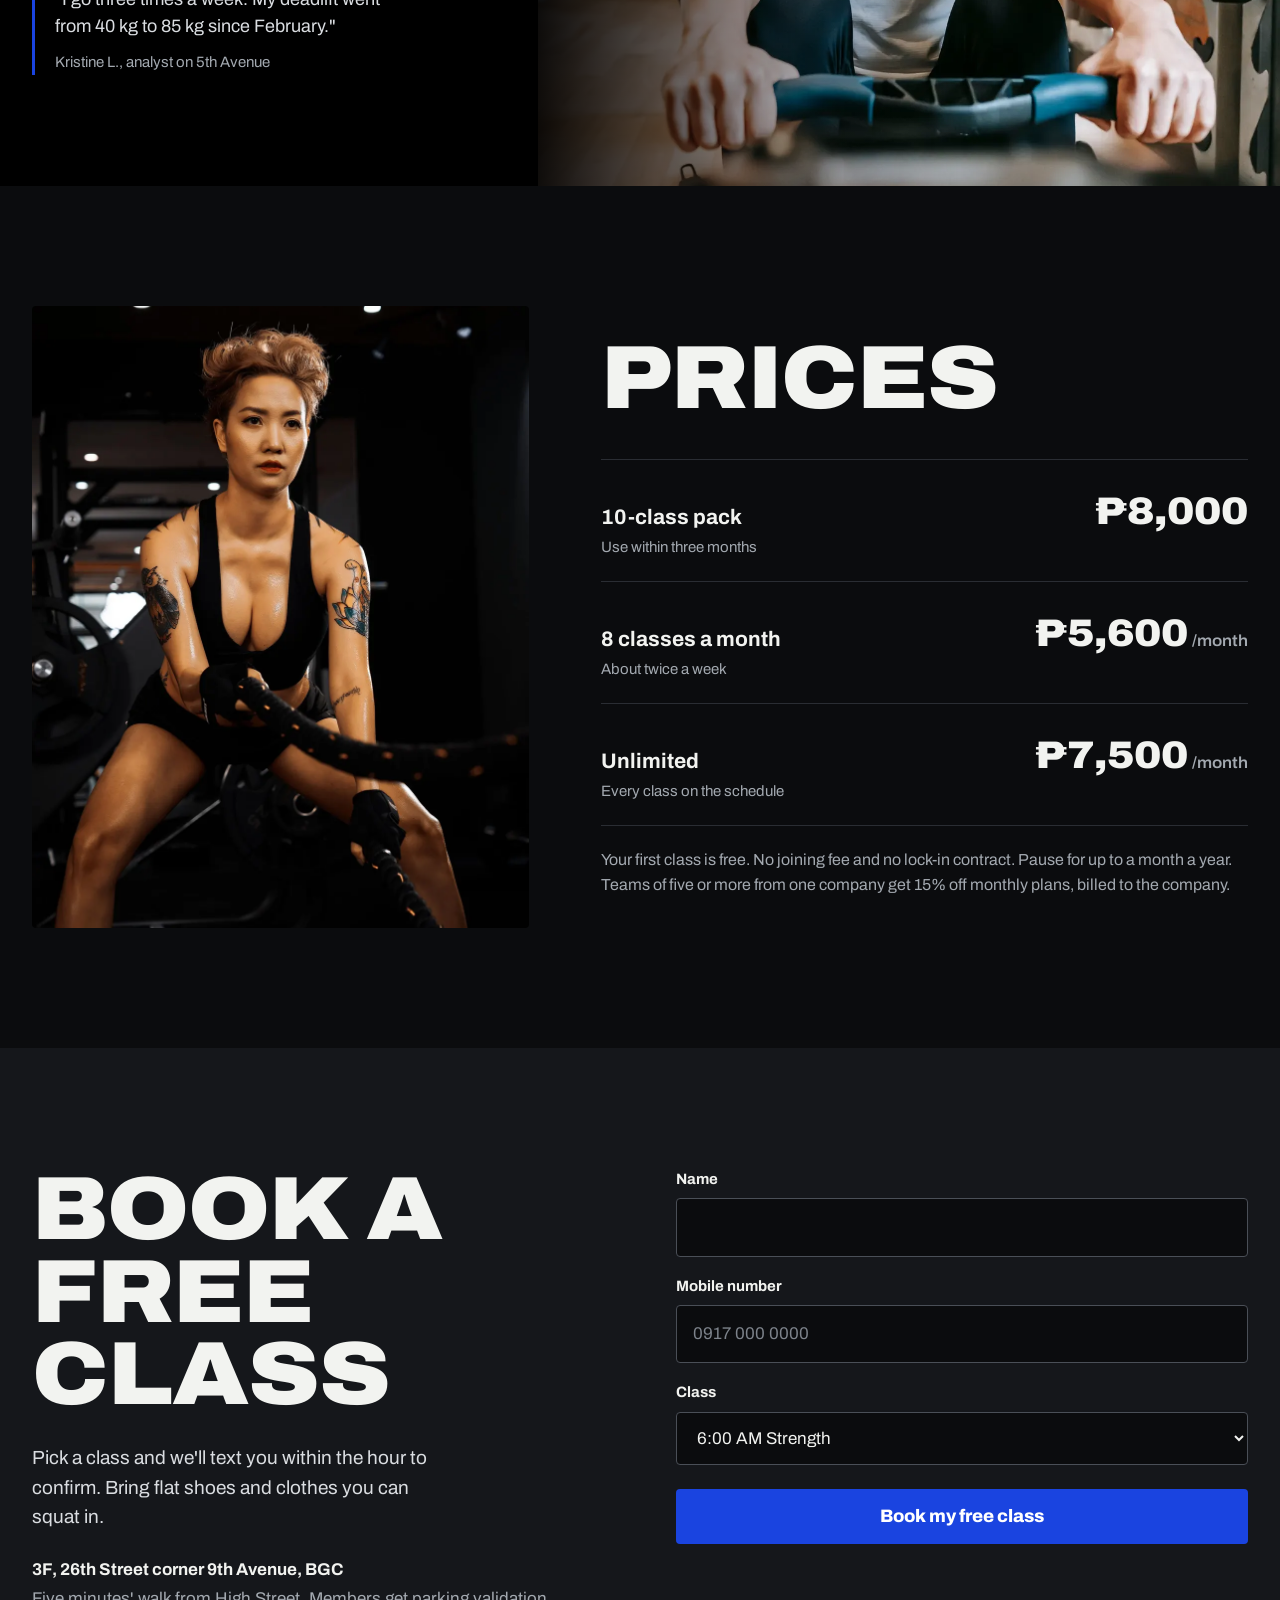
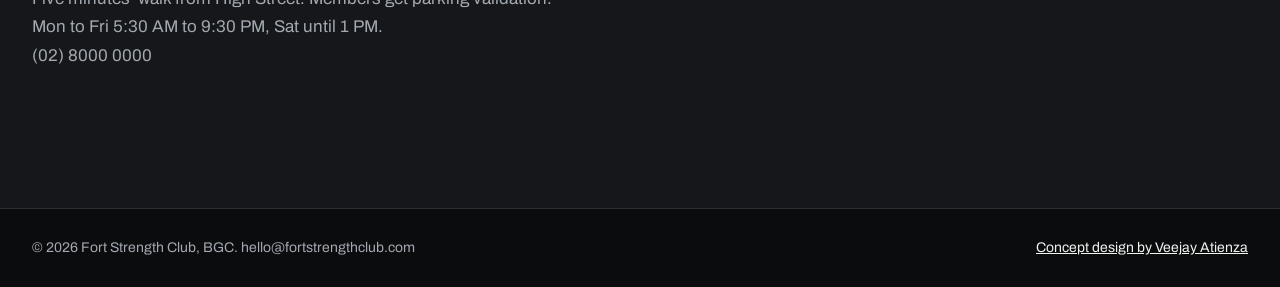
<file: concepts/fitness/index.html>
<!doctype html>
<html lang="en">
<head>
<meta charset="utf-8">
<meta name="viewport" content="width=device-width, initial-scale=1">
<title>Fort Strength Club | Strength classes in BGC</title>
<meta name="description" content="Coached small-group strength classes on 26th Street, BGC. Eight people per class, a 45-minute lunch class, and your first class is free.">
<link rel="preconnect" href="https://fonts.googleapis.com">
<link rel="preconnect" href="https://fonts.gstatic.com" crossorigin>
<link href="https://fonts.googleapis.com/css2?family=Archivo:wdth,wght@62..125,400..900&display=swap" rel="stylesheet">
<style>
:root{
  --bg:#0B0C0E; --bg2:#15171B; --text:#F2F3F0; --muted:#A3A9B0; --line:#2A2D33;
  --blue:#1A44E0; --blue-hover:#2E57F5; --blue-text:#6F8CFF;
  --font:"Archivo",system-ui,sans-serif; --max:1320px;
}
*{box-sizing:border-box}
html{scroll-behavior:smooth;scroll-padding-top:24px}
@media (prefers-reduced-motion:reduce){html{scroll-behavior:auto}}
body{margin:0;background:var(--bg);color:var(--text);font-family:var(--font);font-size:18px;line-height:1.55;-webkit-font-smoothing:antialiased}
img{max-width:100%;height:auto;display:block}
a{color:inherit}
:focus-visible{outline:3px solid var(--blue-text);outline-offset:3px}
.wrap{max-width:var(--max);margin:0 auto;padding:0 32px}
.big{font-weight:900;font-stretch:112%;text-transform:uppercase;line-height:.92;letter-spacing:-.01em;margin:0}
h2.big{font-size:clamp(44px,7vw,104px)}
.blue{color:var(--blue-text)}
.btn{display:inline-flex;align-items:center;justify-content:center;gap:10px;font:inherit;font-weight:800;font-size:18px;text-decoration:none;background:var(--blue);color:#fff;border:0;border-radius:4px;padding:18px 28px;cursor:pointer;line-height:1.1}
.btn:hover{background:var(--blue-hover)}
.textlink{color:var(--text);font-weight:600;text-underline-offset:5px}

.concept{background:#000;color:#9298A0;font-size:12.5px;text-align:center;padding:6px 16px}
.concept a{color:#E3E6EA}

header{position:absolute;left:0;right:0;z-index:5}
.nav{display:flex;align-items:center;justify-content:space-between;height:76px}
.logo{white-space:nowrap;display:flex;align-items:center;gap:10px;text-decoration:none;font-weight:900;font-stretch:120%;font-size:17px;text-transform:uppercase;letter-spacing:.01em}
.nav-links{display:flex;gap:28px;align-items:center}
.nav-links a{text-decoration:none;font-weight:600;font-size:15px}
.nav-links a.cta{border:2px solid var(--text);border-radius:4px;padding:9px 16px}
.hide-s{display:inline}@media (max-width:760px){.hide-s{display:none}}
.nav-links a.cta:hover{background:var(--text);color:var(--bg)}
@media (max-width:760px){.nav-links a:not(.cta){display:none}.nav-links a.cta{padding:8px 12px;font-size:14px}}

/* hero */
.hero{position:relative;min-height:min(100svh,940px);display:flex;align-items:flex-end;overflow:hidden;padding:0}
.hero picture,.hero img{position:absolute;inset:0;width:100%;height:100%;object-fit:cover;object-position:50% 40%}
.hero::after{content:"";position:absolute;inset:0;background:linear-gradient(180deg,rgba(11,12,14,.55) 0%,rgba(11,12,14,0) 28%,rgba(11,12,14,.25) 50%,rgba(11,12,14,.92) 82%,var(--bg) 100%)}
.hero .wrap{position:relative;z-index:2;width:100%;padding-bottom:72px}
.hero h1{font-size:clamp(40px,6.8vw,112px);max-width:11ch}
@media (min-width:701px){.hero picture{left:auto;width:52%;top:96px}.hero img{object-position:50% 0}.hero::before{content:"";position:absolute;inset:0;z-index:1;background:linear-gradient(90deg,var(--bg) 0%,var(--bg) 48%,rgba(11,12,14,.55) 56%,rgba(11,12,14,0) 70%)}}
@media (max-width:700px){.hero{display:block;min-height:0;padding-top:76px}.hero picture{position:relative;display:block;height:50svh;min-height:360px}.hero picture img{object-position:50% 0}.hero::after{display:none}.hero picture::after{content:"";position:absolute;inset:0;background:linear-gradient(180deg,rgba(11,12,14,.6) 0%,rgba(11,12,14,0) 25%,rgba(11,12,14,0) 60%,var(--bg) 100%)}.hero .wrap{margin-top:-70px;padding-bottom:48px}}
.hero p{font-size:clamp(18px,1.6vw,22px);max-width:34ch;margin:22px 0 30px;color:#DADDE1}
.hero-actions{display:flex;flex-wrap:wrap;align-items:center;gap:14px 28px}

section{padding:120px 0}
@media (max-width:760px){section{padding:80px 0}.wrap{padding:0 16px}}

/* today */
.today{padding-top:40px}
.today-head{display:flex;justify-content:space-between;align-items:end;gap:12px 20px;flex-wrap:wrap;margin-bottom:36px}
.today-head h2{font-size:clamp(34px,4vw,56px)}
.today-head span{color:var(--muted);font-size:16px}
.classes{list-style:none;margin:0;padding:0;display:grid;grid-template-columns:repeat(5,1fr);border-top:2px solid var(--text)}
.classes a{display:block;text-decoration:none;padding:22px 20px 26px 0;height:100%}
.classes li + li a{padding-left:20px;border-left:1px solid var(--line)}
.classes a:hover .time,.classes a:focus-visible .time{color:var(--blue-text)}
.time{font-size:clamp(34px,3.4vw,48px);font-weight:900;font-stretch:108%;line-height:1;font-variant-numeric:tabular-nums}
.time small{font-size:.42em;font-weight:700;margin-left:4px}
.cname{font-weight:700;margin-top:12px;font-size:17px}
.left{color:var(--muted);font-size:15px;margin-top:2px}
.left.low{color:#FF8A7A}
@media (max-width:900px){
  .classes{grid-template-columns:1fr}
  .classes a,.classes li + li a{display:grid;grid-template-columns:150px 1fr;align-items:baseline;padding:18px 0;border-left:0;border-bottom:1px solid var(--line)}
  .cname{margin-top:0}
  .classes .left{grid-column:2}
}
@media (max-width:420px){.classes a,.classes li + li a{grid-template-columns:132px 1fr}.time{font-size:30px}}

/* first class */
.first{display:grid;grid-template-columns:minmax(0,1.15fr) minmax(0,1fr);gap:64px;align-items:start}
.first > img{position:sticky;top:40px}
.first img{width:100%;aspect-ratio:4/3;object-fit:cover;border-radius:4px}
.steps{list-style:none;margin:40px 0 0;padding:0;counter-reset:s}
.steps li{counter-increment:s;display:grid;grid-template-columns:64px 1fr;gap:4px 16px;padding:20px 0;border-top:1px solid var(--line)}
.steps li::before{content:counter(s);grid-row:span 2;font-size:44px;font-weight:900;line-height:1;color:var(--blue-text)}
.steps b{font-size:20px;font-weight:800}
.steps span{color:var(--muted)}
.after{color:#DADDE1;margin:28px 0 0;max-width:44ch}
#first .quote{margin-top:32px}
@media (max-width:900px){.first{grid-template-columns:1fr;gap:40px}.first > img{order:2;position:static}}

/* lunch band */
.lunch{position:relative;padding:0;min-height:760px;display:flex;align-items:center;overflow:hidden;background:#000}
.lunch img{position:absolute;right:0;top:0;height:100%;width:58%;object-fit:cover;object-position:50% 30%}
.lunch::after{content:"";position:absolute;inset:0;background:linear-gradient(90deg,#000 0%,#000 40%,rgba(0,0,0,.4) 58%,rgba(0,0,0,0) 75%)}
.lunch .wrap{position:relative;z-index:2;width:100%}
.lunch .copy{max-width:600px}
.lunch p{font-size:21px;color:#DADDE1;margin:26px 0 0;max-width:30ch}
.quote{margin:44px 0 0;padding-left:20px;border-left:3px solid var(--blue)}
.quote p{font-size:18px;margin:0;max-width:36ch}
.quote footer{margin-top:10px;color:var(--muted);font-size:15px}
@media (max-width:900px){
  .lunch{flex-direction:column;align-items:stretch;min-height:0}
  .lunch img{position:relative;width:100%;height:auto;aspect-ratio:4/5}
  .lunch::after{display:none}
  .lunch .wrap{padding-top:48px;padding-bottom:80px}
}

/* prices */
.prices{display:grid;grid-template-columns:minmax(0,1fr) minmax(0,1.3fr);gap:72px;align-items:center}
.prices img{width:100%;aspect-ratio:4/5;object-fit:cover;border-radius:4px}
.plans{list-style:none;margin:40px 0 0;padding:0}
.plans li{display:flex;justify-content:space-between;align-items:baseline;gap:20px;padding:22px 0;border-top:1px solid var(--line);flex-wrap:wrap}
.plans li:last-child{border-bottom:1px solid var(--line)}
.plans .n{font-size:21px;font-weight:700}
.plans .n small{display:block;font-size:15px;font-weight:400;color:var(--muted);margin-top:2px}
.plans .p{font-size:clamp(28px,3vw,40px);font-weight:900;font-stretch:108%;font-variant-numeric:tabular-nums;white-space:nowrap}
.plans .p small{font-size:16px;font-weight:600;color:var(--muted)}
.note{color:var(--muted);margin:22px 0 0;font-size:16px}
@media (max-width:900px){.prices{grid-template-columns:1fr;gap:40px}.prices img{aspect-ratio:3/2;object-position:50% 30%}}

/* book */
.book{background:var(--bg2)}
.book-grid{display:grid;grid-template-columns:minmax(0,1fr) minmax(0,1fr);gap:72px;align-items:start}
.intro{font-size:19px;color:#DADDE1;margin:28px 0 0;max-width:36ch}
.where{margin-top:24px;color:var(--muted);font-size:17px;line-height:1.7}
.where b{color:var(--text)}
form{display:grid;gap:18px}
label{display:block;font-weight:700;font-size:15px;margin-bottom:7px}
input,select{font:inherit;font-size:17px;width:100%;padding:15px 16px;background:var(--bg);color:var(--text);border:1.5px solid #4A4F57;border-radius:4px}
input::placeholder{color:#7D838B}
input:focus,select:focus{outline:3px solid var(--blue-text);outline-offset:0;border-color:var(--blue-text)}
form .btn{width:100%;margin-top:6px}
.done{background:rgba(26,68,224,.18);border-left:3px solid var(--blue-text);padding:14px 16px;margin:0;font-weight:600}
.done[hidden]{display:none}
@media (max-width:900px){.book-grid{grid-template-columns:1fr;gap:40px}}

.foot{border-top:1px solid var(--line);padding:28px 0;font-size:14px;color:var(--muted)}
.foot .wrap{display:flex;justify-content:space-between;gap:12px;flex-wrap:wrap}
.foot a{color:var(--text)}
</style>
</head>
<body>

<div class="concept"><a href="https://atienzaveejay.github.io/ui-design/">Concept design by Veejay Atienza</a>. Not a real business.</div>

<header>
  <nav class="wrap nav" aria-label="Main">
    <a href="#top" class="logo" aria-label="Fort Strength Club, home">
      <svg width="28" height="28" viewBox="0 0 30 30" aria-hidden="true"><rect x="1" y="9" width="5" height="12" rx="1" fill="#F2F3F0"/><rect x="24" y="9" width="5" height="12" rx="1" fill="#F2F3F0"/><rect x="6" y="6" width="4" height="18" rx="1" fill="#6F8CFF"/><rect x="20" y="6" width="4" height="18" rx="1" fill="#6F8CFF"/><rect x="10" y="13.5" width="10" height="3" fill="#F2F3F0"/></svg>
      Fort Strength
    </a>
    <div class="nav-links">
      <a href="#today">Classes</a>
      <a href="#first">First class</a>
      <a href="#prices">Prices</a>
      <a href="#book" class="cta">Book<span class="hide-s"> a free class</span></a>
    </div>
  </nav>
</header>

<main id="top">
  <section class="hero" aria-labelledby="hero-h">
    <picture>
      <img src="img/hero-ropes.webp" alt="A member catches her breath on the battle ropes with 40 seconds left on the timer" width="1300" height="1950">
    </picture>
    <div class="wrap">
      <h1 id="hero-h" class="big">Get strong around your <span class="blue">office hours.</span></h1>
      <p>Coached small-group strength classes on 26th Street, BGC, for people who sit at a desk all day. Eight per class, never more.</p>
      <div class="hero-actions">
        <a href="#book" class="btn">Book a free class</a>
        <a href="#today" class="textlink">See today's classes</a>
      </div>
    </div>
  </section>

  <section class="today" id="today" aria-labelledby="today-h">
    <div class="wrap">
      <div class="today-head">
        <h2 id="today-h" class="big">Today's classes</h2>
        <span>Tap a class to book it free</span>
      </div>
      <ul class="classes">
        <li><a href="#book" data-pick="6:00 AM Strength"><div class="time">6:00<small>AM</small></div><div class="cname">Strength</div><div class="left">Coach Paolo, 5 spots left</div></a></li>
        <li><a href="#book" data-pick="7:15 AM Barbell Basics"><div class="time">7:15<small>AM</small></div><div class="cname">Barbell Basics</div><div class="left low">Coach Jen, 2 spots left</div></a></li>
        <li><a href="#book" data-pick="12:15 PM Lunch Express"><div class="time">12:15<small>PM</small></div><div class="cname">Lunch Express</div><div class="left">Coach Jen, 3 spots left</div></a></li>
        <li><a href="#book" data-pick="6:15 PM Strength"><div class="time">6:15<small>PM</small></div><div class="cname">Strength</div><div class="left low">Coach Migs, 1 spot left</div></a></li>
        <li><a href="#book" data-pick="7:30 PM Conditioning"><div class="time">7:30<small>PM</small></div><div class="cname">Conditioning</div><div class="left">Coach Migs, 4 spots left</div></a></li>
      </ul>
    </div>
  </section>

  <section id="first" aria-labelledby="first-h">
    <div class="wrap first">
      <img src="img/first-class.webp" alt="A coach sets a new member's grip on the barbell" width="1400" height="933" loading="lazy">
      <div>
        <h2 id="first-h" class="big">Your first class</h2>
        <ol class="steps">
          <li><b>Ten minutes with a coach</b><span>Come fifteen minutes early. We ask about old injuries and your work setup, then watch you squat and bend with no weight.</span></li>
          <li><b>Learn one lift</b><span>Squat, deadlift or press with an empty bar or a kettlebell. Never a weight you have to fight. Your coach watches every set and writes your numbers down.</span></li>
          <li><b>Shower and go</b><span>Towels, four private showers and hair dryers. That night your coach messages you a plan for your next three classes.</span></li>
        </ol>
        <p class="after">Never lifted before? Most members hadn't. After the free class you join a four-week Barbell Basics block, then move up to Strength when your coach says you're ready.</p>
        <blockquote class="quote"><p>"I was nervous I'd be the weakest one there. Nobody cares. My first class was an empty bar and a lot of good advice."</p><footer>Carla M., lawyer in Uptown</footer></blockquote>
      </div>
    </div>
  </section>

  <section class="lunch" aria-labelledby="lunch-h">
    <img src="img/lunch-row.webp" alt="A member pulls hard on the rowing machine" width="1200" height="1800" loading="lazy">
    <div class="wrap">
      <div class="copy">
        <h2 id="lunch-h" class="big">The 12:15 lunch class</h2>
        <p>Forty-five minutes, every weekday. One main lift and a short finisher, done by 1:00. Back at your desk by 1:15, showered.</p>
        <blockquote class="quote">
          <p>"I go three times a week. My deadlift went from 40 kg to 85 kg since February."</p>
          <footer>Kristine L., analyst on 5th Avenue</footer>
        </blockquote>
      </div>
    </div>
  </section>

  <section id="prices" aria-labelledby="prices-h">
    <div class="wrap prices">
      <img src="img/prices-ropes.webp" alt="A member works the battle ropes in the conditioning class" width="1000" height="1499" loading="lazy">
      <div>
        <h2 id="prices-h" class="big">Prices</h2>
        <ul class="plans">
          <li><span class="n">10-class pack<small>Use within three months</small></span><span class="p">₱8,000</span></li>
          <li><span class="n">8 classes a month<small>About twice a week</small></span><span class="p">₱5,600<small> /month</small></span></li>
          <li><span class="n">Unlimited<small>Every class on the schedule</small></span><span class="p">₱7,500<small> /month</small></span></li>
        </ul>
        <p class="note">Your first class is free. No joining fee and no lock-in contract. Pause for up to a month a year. Teams of five or more from one company get 15% off monthly plans, billed to the company.</p>
      </div>
    </div>
  </section>

  <section class="book" id="book" aria-labelledby="book-h">
    <div class="wrap book-grid">
      <div>
        <h2 id="book-h" class="big">Book a free class</h2>
        <p class="intro">Pick a class and we'll text you within the hour to confirm. Bring flat shoes and clothes you can squat in.</p>
        <p class="where"><b>3F, 26th Street corner 9th Avenue, BGC</b><br>Five minutes' walk from High Street. Members get parking validation.<br>Mon to Fri 5:30 AM to 9:30 PM, Sat until 1 PM.<br>(02) 8000 0000</p>
      </div>
      <form id="trial" novalidate>
        <div><label for="f-name">Name</label><input id="f-name" autocomplete="name"></div>
        <div><label for="f-phone">Mobile number</label><input id="f-phone" type="tel" inputmode="tel" autocomplete="tel" placeholder="0917 000 0000"></div>
        <div><label for="f-class">Class</label>
          <select id="f-class">
            <option>6:00 AM Strength</option><option>7:15 AM Barbell Basics</option><option>12:15 PM Lunch Express</option><option>6:15 PM Strength</option><option>7:30 PM Conditioning</option>
          </select></div>
        <button class="btn" type="submit">Book my free class</button>
        <p class="done" id="done" role="status" hidden></p>
      </form>
    </div>
  </section>
</main>

<div class="foot">
  <div class="wrap">
    <span>© 2026 Fort Strength Club, BGC. hello@fortstrengthclub.com</span>
    <a href="https://atienzaveejay.github.io/ui-design/">Concept design by Veejay Atienza</a>
  </div>
</div>

<script>
(function(){
  var sel=document.getElementById('f-class');
  document.querySelectorAll('[data-pick]').forEach(function(a){
    a.addEventListener('click',function(){sel.value=a.dataset.pick;setTimeout(function(){document.getElementById('f-name').focus({preventScroll:true})},600)});
  });
  document.getElementById('trial').addEventListener('submit',function(e){
    e.preventDefault();
    var n=document.getElementById('f-name'),p=document.getElementById('f-phone'),d=document.getElementById('done');
    d.hidden=false;
    if(!n.value.trim()||!p.value.trim()){d.textContent='Please add your name and mobile number.';(n.value.trim()?p:n).focus();return}
    d.textContent='Thanks, '+n.value.trim().split(' ')[0]+'. We\'ll text you within the hour to confirm '+sel.value+'. (Concept only, nothing was sent.)';
  });
})();
</script>
</body>
</html>
</file>
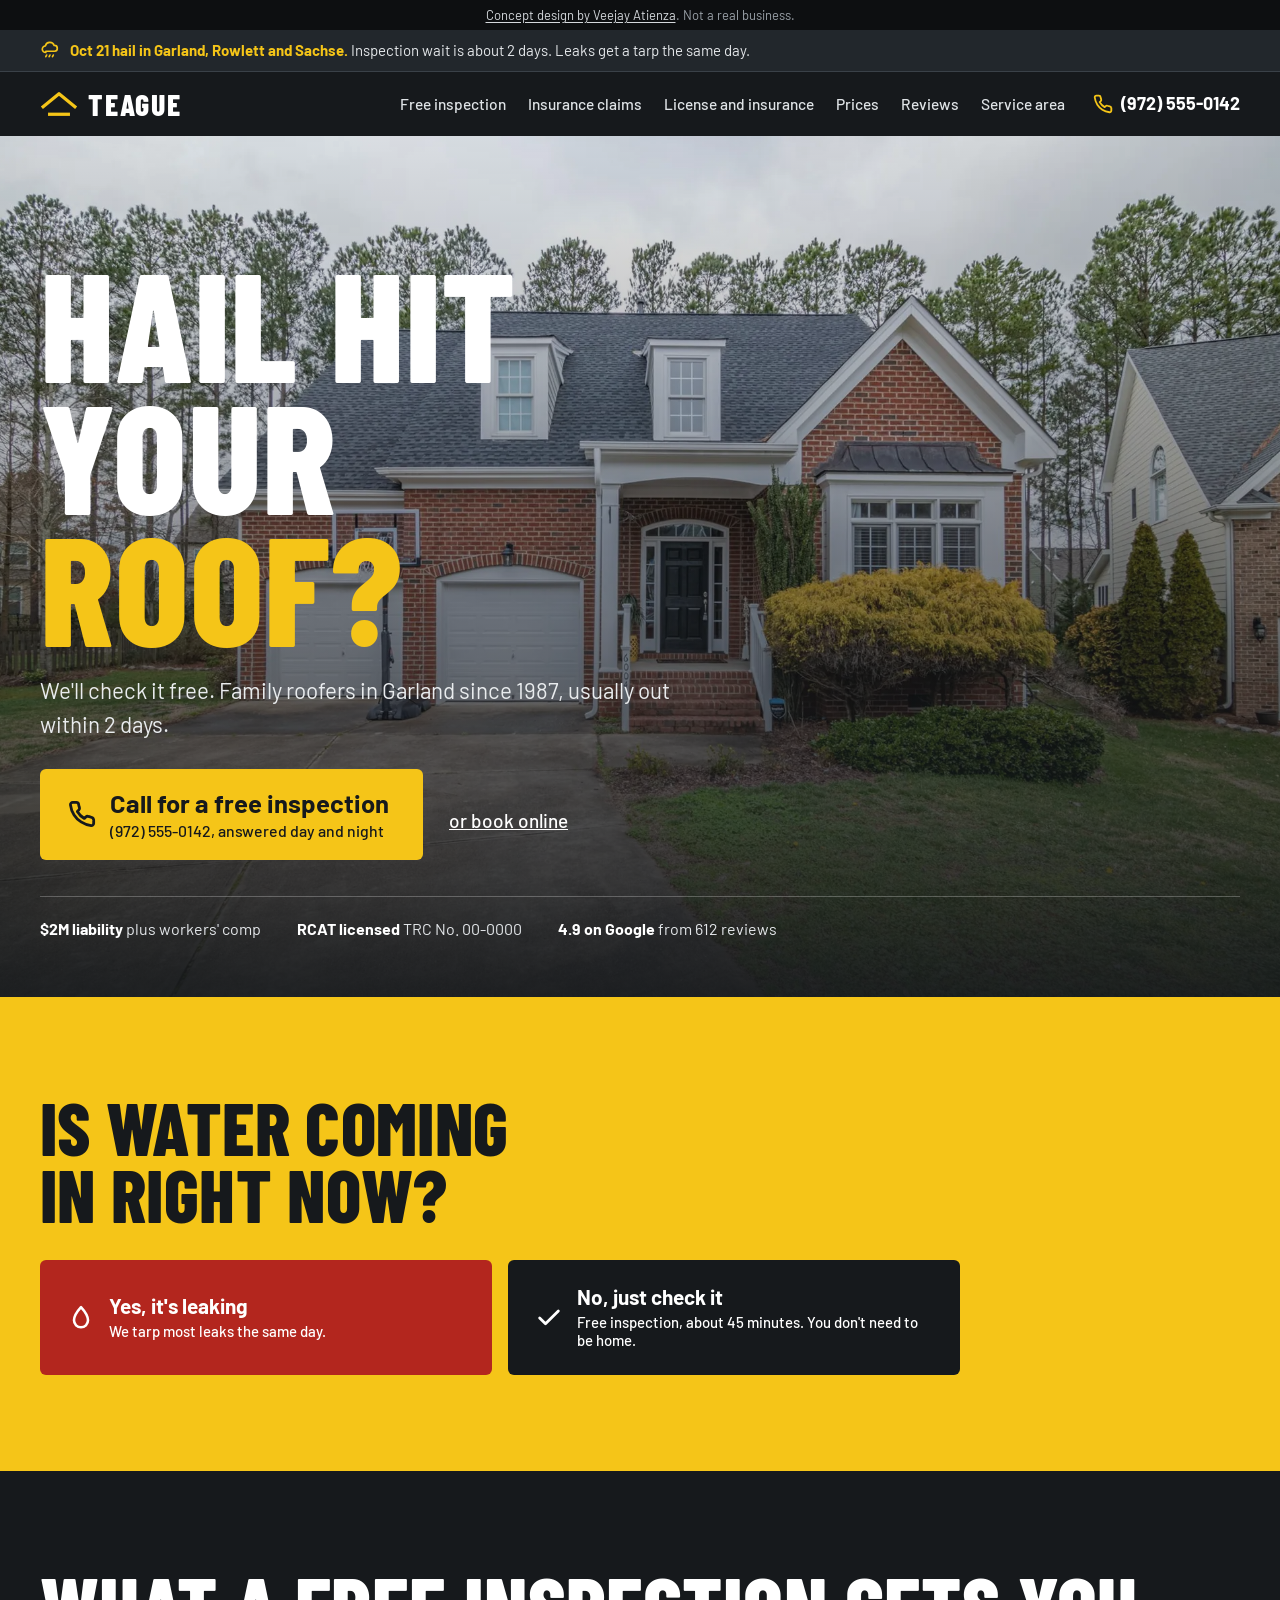
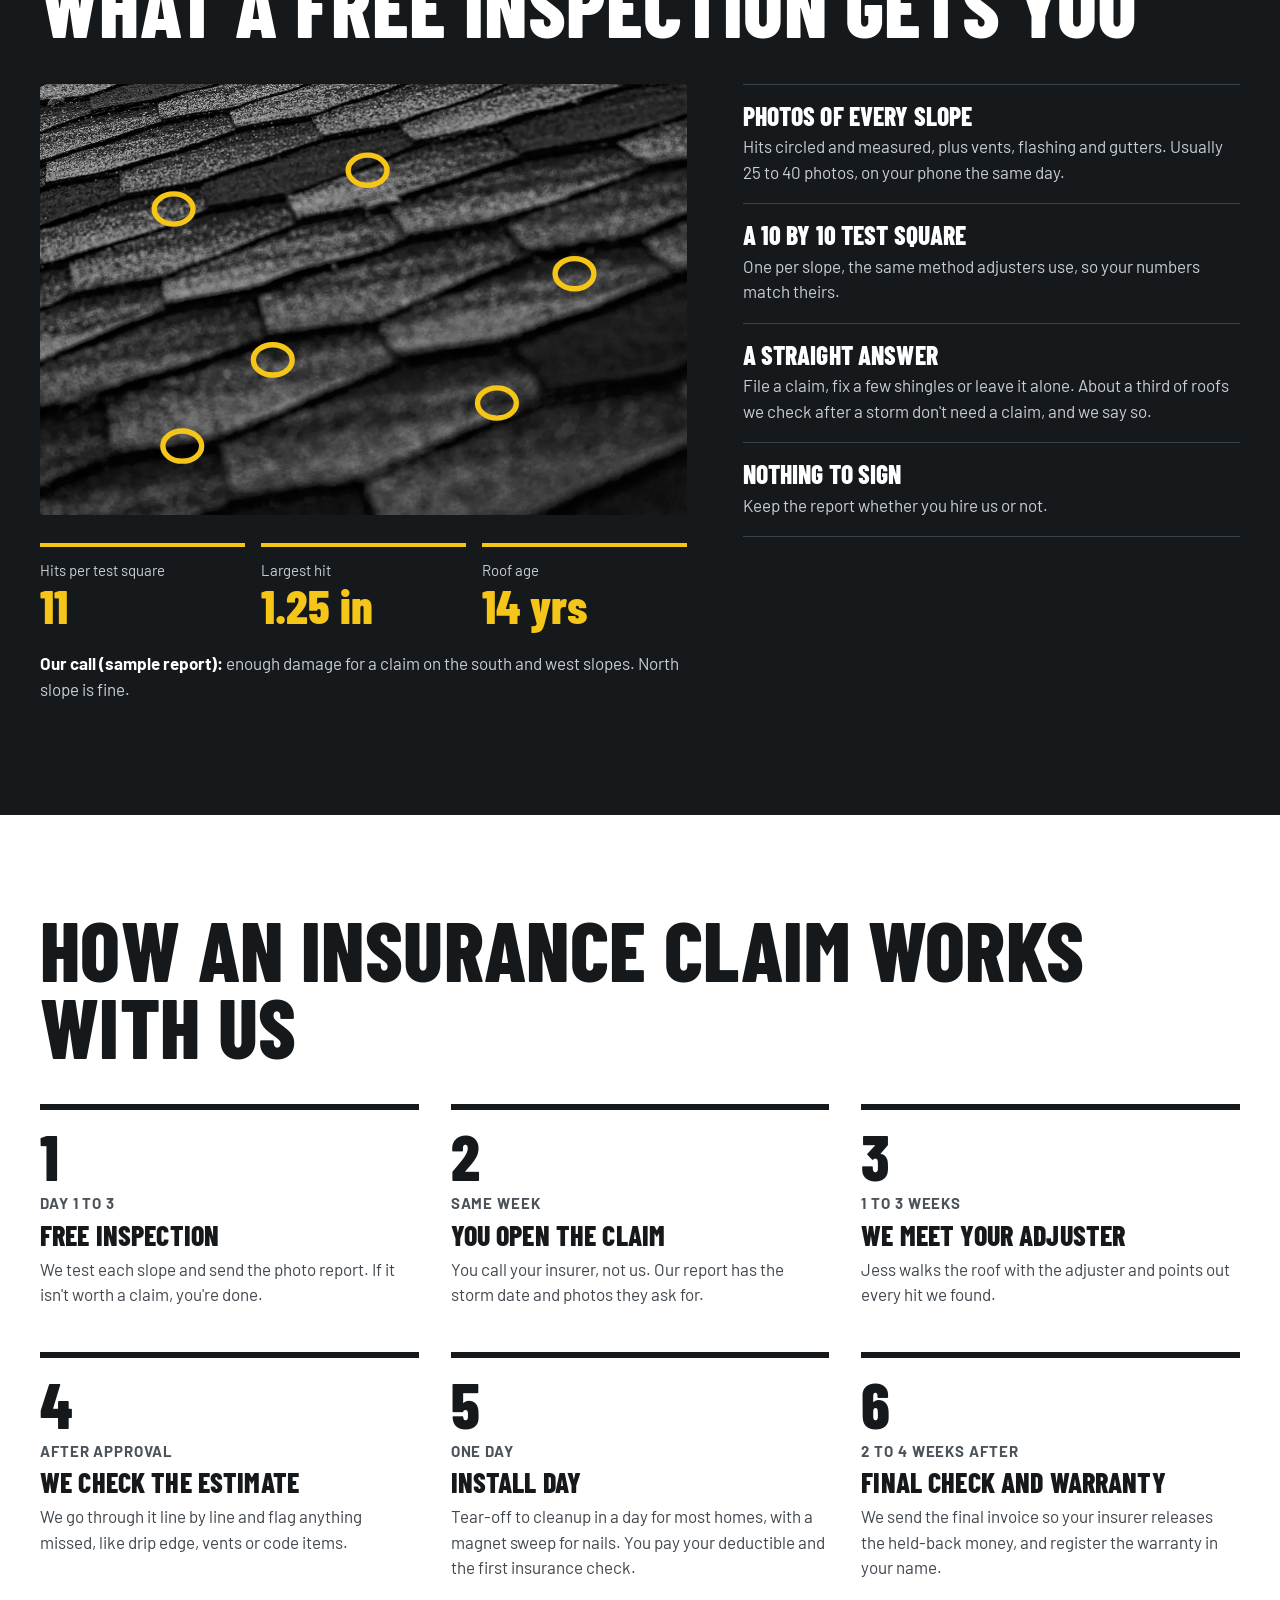
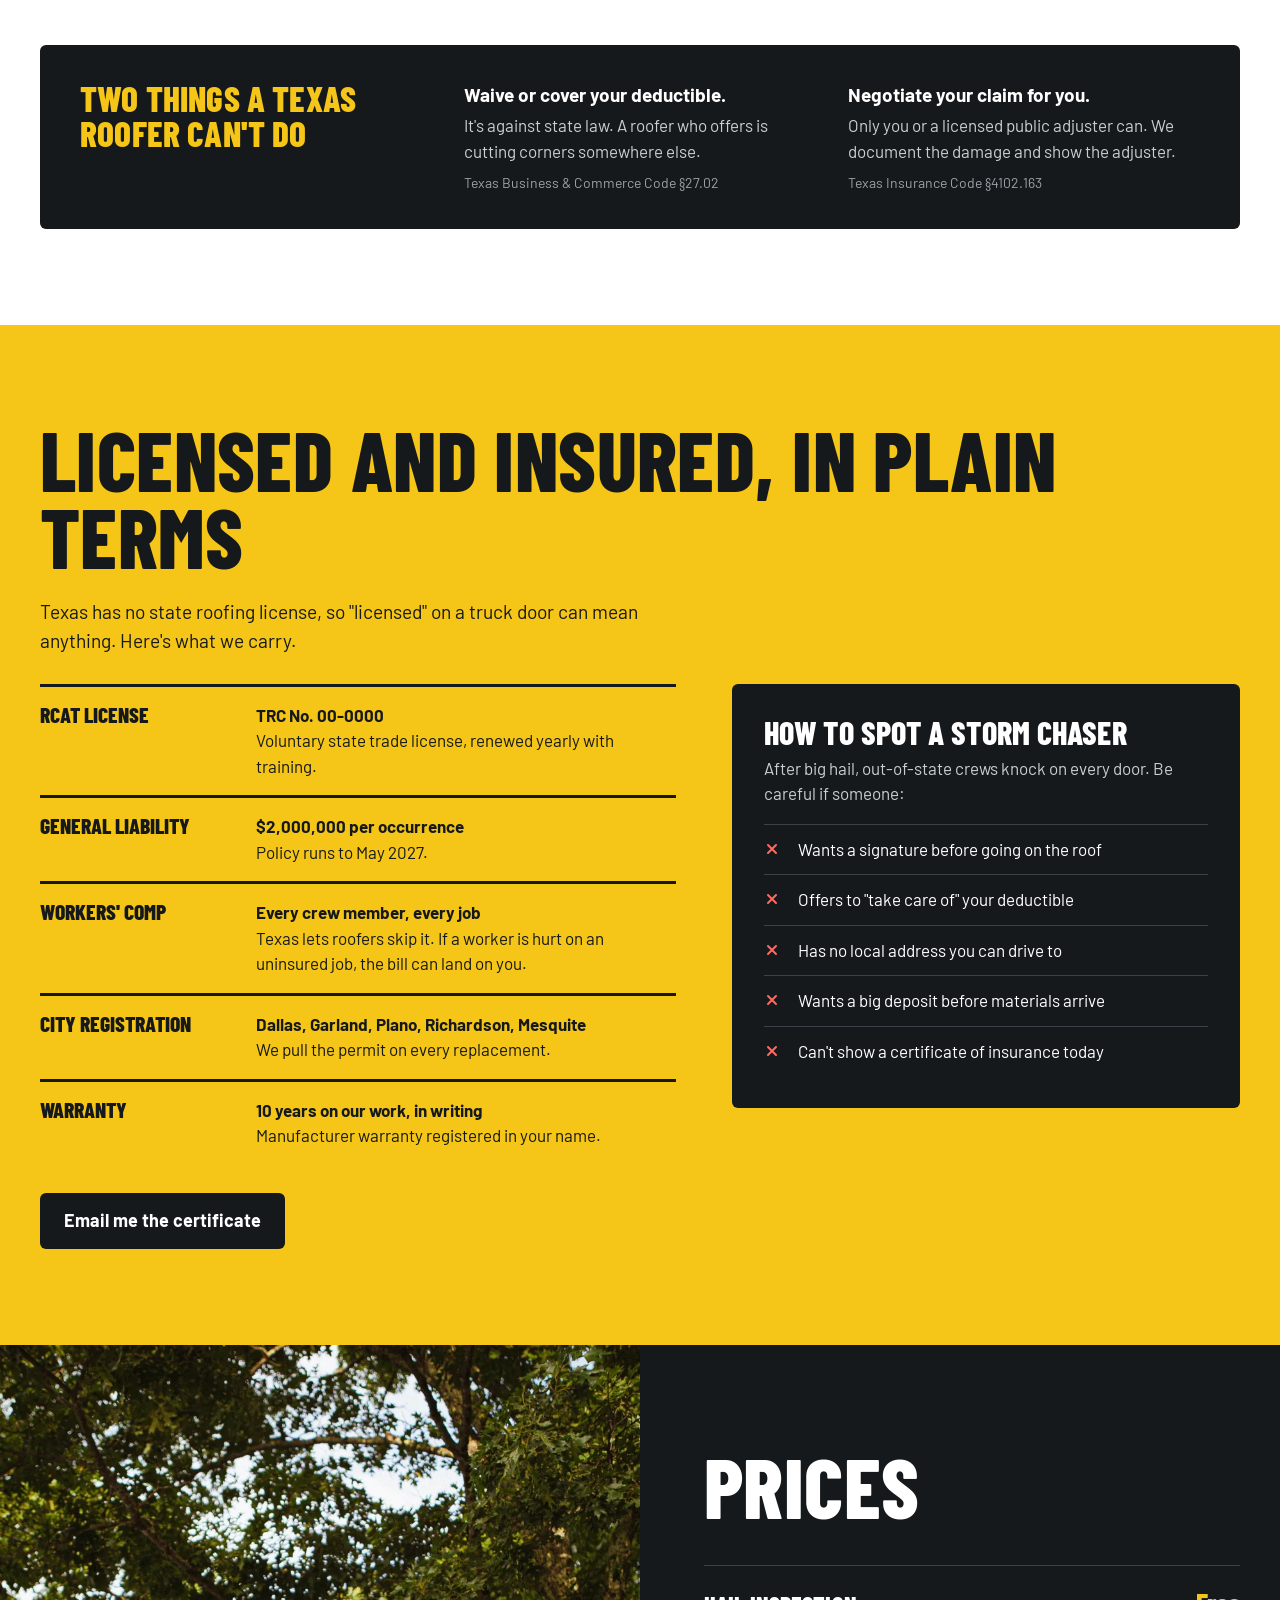
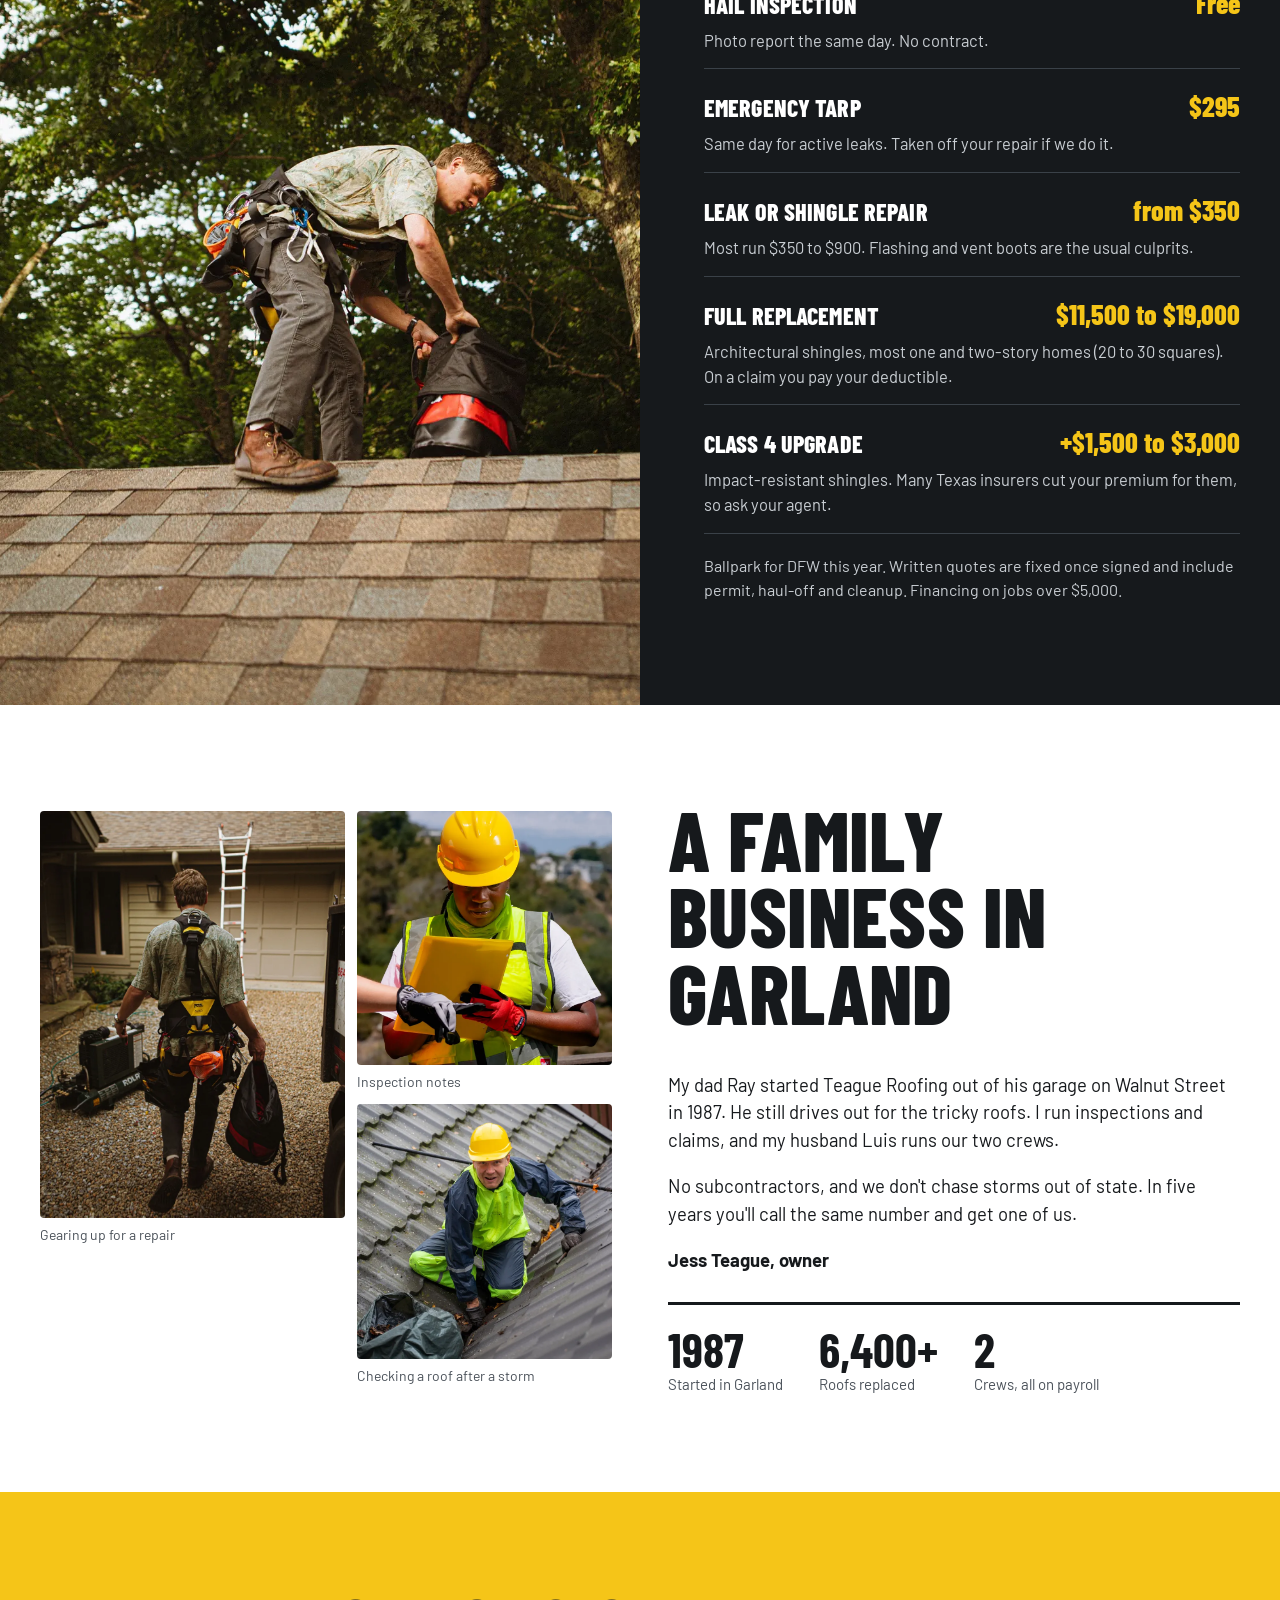
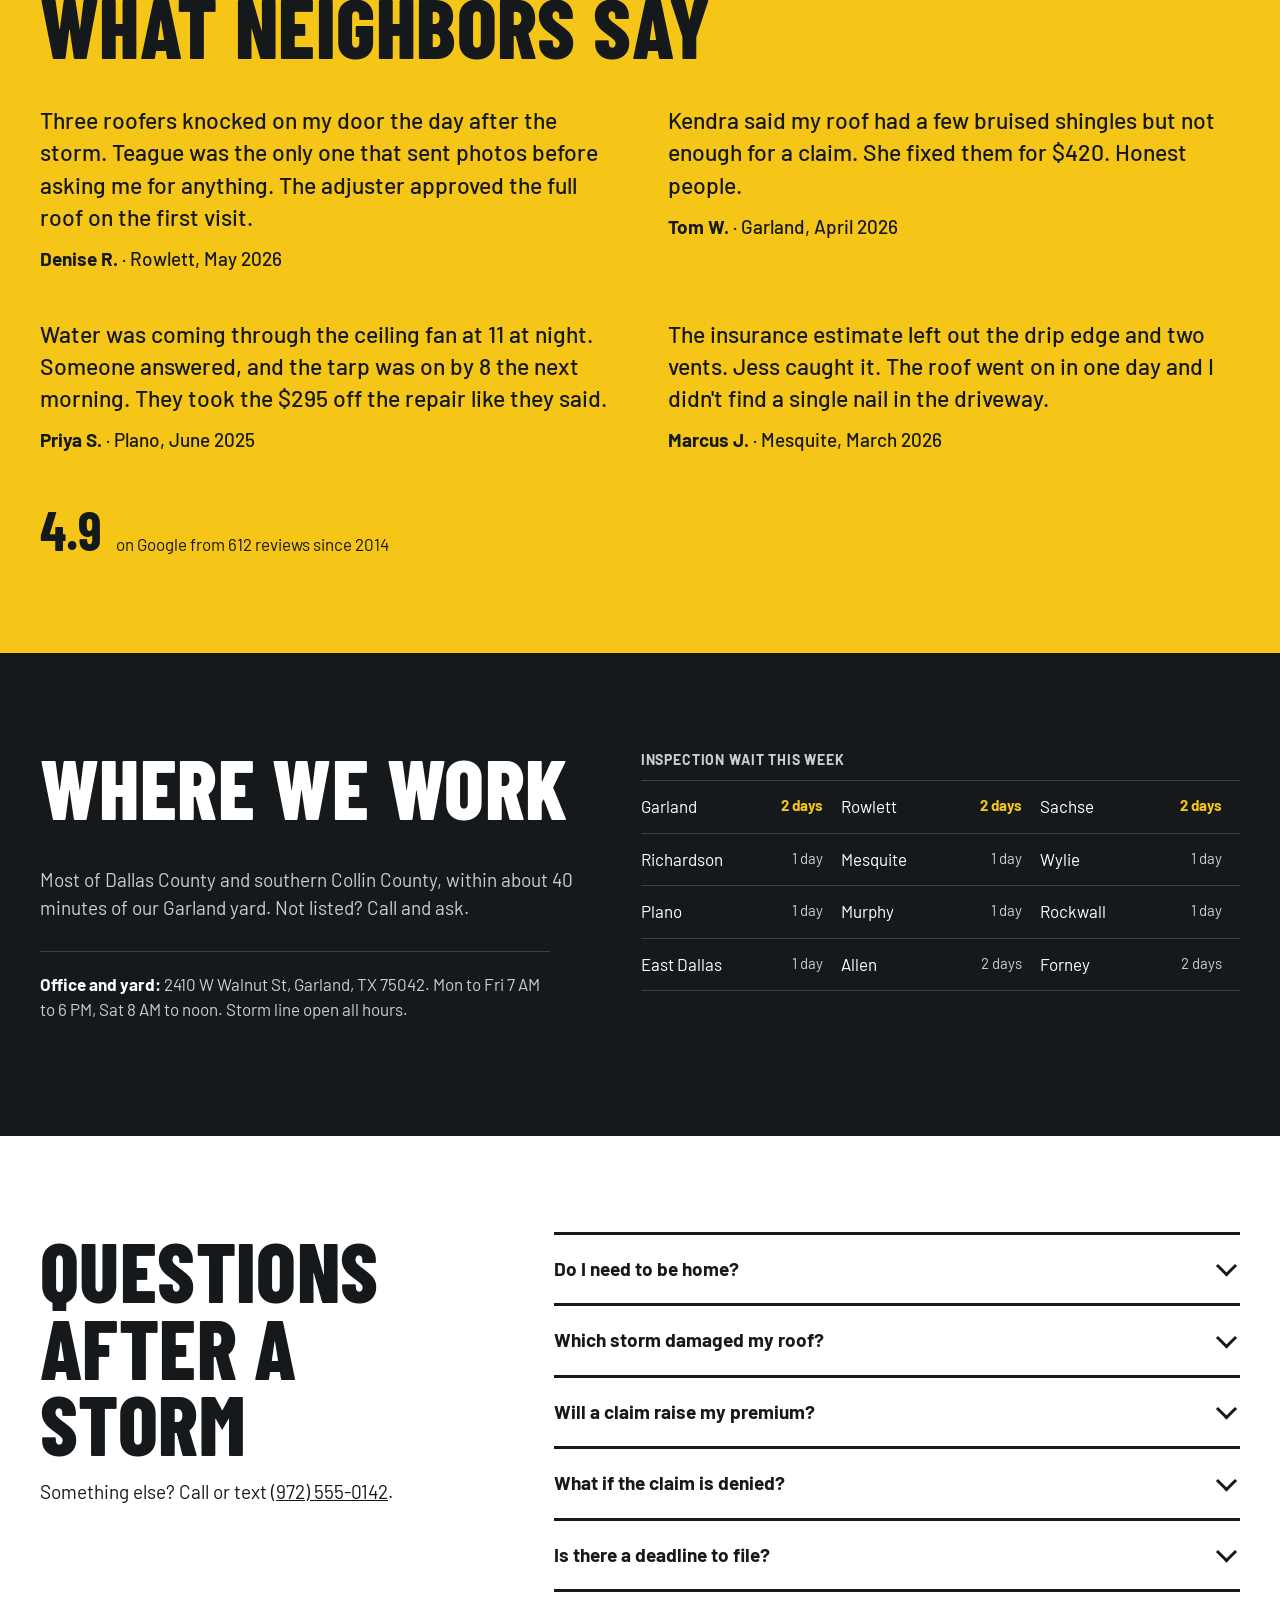
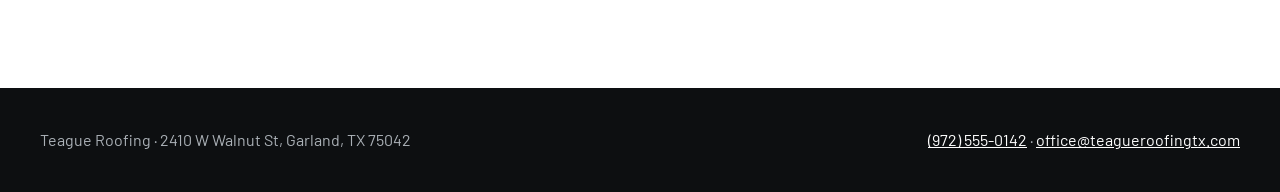
<file: concepts/home-services/index.html>
<!doctype html>
<html lang="en">
<head>
<meta charset="utf-8">
<meta name="viewport" content="width=device-width, initial-scale=1">
<title>Teague Roofing | Free Hail Inspections in Garland and DFW</title>
<meta name="description" content="Family-owned roofer in Garland, Texas since 1987. Free hail inspections with photos, help with your insurance claim and one-day roof replacements across Dallas-Fort Worth.">
<link rel="preconnect" href="https://fonts.googleapis.com">
<link rel="preconnect" href="https://fonts.gstatic.com" crossorigin>
<link href="https://fonts.googleapis.com/css2?family=Barlow+Condensed:wght@700;800&family=Barlow:wght@400;500;700&display=swap" rel="stylesheet">
<style>
:root{
  --ink:#16191c; --ink-2:#22272c; --line:#3a4148; --rule:#d5d8d3;
  --white:#fff; --soft:#c9ced3; --muted:#4b525a;
  --hivis:#f5c518; --hivis-hover:#ffd43b;
  --red:#b3261e; --red-hover:#8f1d17; --ok:#1f6b3a;
  --head:"Barlow Condensed","Arial Narrow",sans-serif;
  --body:"Barlow",system-ui,sans-serif;
  --wrap:1240px;
}
*{box-sizing:border-box}
html{scroll-behavior:smooth;scroll-padding-top:72px}
body{margin:0;font-family:var(--body);font-size:19px;line-height:1.5;color:var(--ink);background:var(--white);-webkit-font-smoothing:antialiased}
img{max-width:100%;height:auto;display:block}
a{color:inherit}
h1,h2,h3{font-family:var(--head);font-weight:800;line-height:.92;margin:0;text-transform:uppercase;letter-spacing:.005em}
h2{font-size:clamp(2.8rem,6.5vw,5.4rem);margin-bottom:40px}
h3{font-size:1.75rem;line-height:1}
p{margin:0 0 1em}
.wrap{max-width:var(--wrap);margin:0 auto;padding:0 20px}
.band{padding:96px 0}
.ink{background:var(--ink);color:#fff}
.yellow{background:var(--hivis);color:var(--ink)}
:focus-visible{outline:3px solid var(--hivis);outline-offset:3px}
.yellow :focus-visible,.white :focus-visible{outline-color:var(--ink)}
.skip{position:absolute;left:-999px;top:0;background:var(--hivis);color:var(--ink);padding:10px 14px;z-index:100;font-weight:700}
.skip:focus{left:10px;top:10px}

.concept{background:#0d0f11;color:#9aa1a8;font-size:13px;text-align:center;padding:6px 16px;line-height:1.4}
.concept a{color:#d4d8dc;text-underline-offset:2px}
.alert{background:var(--ink-2);color:#e4e7ea;font-size:15px;border-bottom:1px solid var(--line)}
.alert .wrap{display:flex;gap:10px;align-items:center;padding-top:9px;padding-bottom:9px}
.alert svg{flex:none;color:var(--hivis)}
.alert strong{color:var(--hivis)}

header.site{position:sticky;top:0;z-index:50;background:var(--ink);color:#fff}
header.site .wrap{display:flex;align-items:center;gap:28px;height:64px}
.logo{display:flex;align-items:center;gap:10px;text-decoration:none;flex:none}
.logo b{font-family:var(--head);font-size:30px;font-weight:800;letter-spacing:.06em;line-height:1}
nav.main{margin-left:auto}
nav.main ul{list-style:none;margin:0;padding:0;display:flex;gap:22px}
nav.main a{text-decoration:none;font-size:15.5px;font-weight:500;color:#dfe3e6;padding:6px 0;border-bottom:2px solid transparent}
nav.main a:hover{border-color:var(--hivis);color:#fff}
.head-call{font-weight:700;font-size:18px;text-decoration:none;display:flex;align-items:center;gap:8px;padding:10px 0;flex:none}
.head-call svg{color:var(--hivis)}
.menu-btn{display:none;background:none;border:0;color:#fff;padding:10px;margin-right:-10px;cursor:pointer}

.btn{display:inline-flex;align-items:center;justify-content:center;gap:14px;font-family:var(--body);font-weight:700;text-decoration:none;border-radius:6px;border:0;cursor:pointer;line-height:1.1;text-align:left}
.btn-big{background:var(--hivis);color:var(--ink);font-size:clamp(1.25rem,2.4vw,1.6rem);padding:20px 34px 20px 28px;min-height:76px}
.btn-big:hover{background:var(--hivis-hover)}
.btn-big small{display:block;font-weight:500;font-size:.62em;margin-top:5px}
.btn-ink{background:var(--ink);color:#fff;font-size:18px;padding:16px 24px;min-height:56px}
.btn-ink:hover{background:#2b3137}

/* hero */
.hero{position:relative;color:#fff;background:var(--ink);min-height:calc(100vh - 130px);display:flex;align-items:flex-end;overflow:hidden}
.hero > img{position:absolute;inset:0;width:100%;height:100%;object-fit:cover;object-position:center 55%}
.hero::after{content:"";position:absolute;inset:0;background:linear-gradient(180deg,rgba(22,25,28,.1) 0%,rgba(22,25,28,.35) 40%,rgba(22,25,28,.95) 100%)}
.hero .wrap{position:relative;z-index:1;width:100%;padding-top:120px;padding-bottom:56px}
.hero h1{font-size:clamp(4.2rem,12vw,10.5rem);line-height:.86;max-width:9ch;margin-bottom:22px}
.hero h1 span{color:var(--hivis)}
.hero p{font-size:clamp(1.15rem,1.8vw,1.4rem);max-width:30em;color:#e9ecee;margin-bottom:28px}
.hero .alt{display:inline-block;margin-left:22px;color:#fff;font-weight:500;padding:8px 0}
.proof{list-style:none;margin:36px 0 0;padding:20px 0 0;border-top:1px solid rgba(255,255,255,.25);display:flex;flex-wrap:wrap;gap:10px 36px;font-size:16px;color:#e4e7ea}
.proof b{color:#fff}

/* booking */
.book h2{font-size:clamp(2.4rem,6vw,4.6rem);max-width:14ch;margin-bottom:32px}
.two{display:grid;grid-template-columns:1fr 1fr;gap:16px;max-width:920px}
.two button{font:inherit;font-weight:700;font-size:1.3rem;text-align:left;padding:22px 24px;border-radius:6px;min-height:84px;display:flex;align-items:center;gap:14px;cursor:pointer;border:3px solid transparent;line-height:1.2;color:#fff}
.two svg{flex:none}
.two .yes{background:var(--red)}
.two .yes:hover{background:var(--red-hover)}
.two .no{background:var(--ink)}
.two .no:hover{background:#2b3137}
.two button[aria-pressed="true"]{border-color:#fff;box-shadow:0 0 0 3px var(--ink)}
.two span{display:block;font-weight:500;font-size:.72em;margin-top:4px}
.panel{display:none;margin-top:24px;max-width:920px;background:#fff;border-radius:6px;padding:28px}
.panel.open{display:block}
.panel .lead{font-size:1.2rem;margin-bottom:16px}
.panel .call{background:var(--red);color:#fff;font-size:1.4rem;padding:18px 26px;min-height:64px}
.panel .call:hover{background:var(--red-hover)}
.panel small{display:block;margin-top:14px;color:var(--muted);font-size:16px}
.grid4{display:grid;grid-template-columns:2fr 1fr 1.2fr 1.2fr;gap:12px}
.field label,.slots legend{display:block;font-weight:700;font-size:16px;margin-bottom:6px;padding:0}
.field input{width:100%;font:inherit;font-size:17px;padding:12px;border:2px solid var(--ink);border-radius:6px;background:#fff;min-height:54px;color:var(--ink)}
.field input:focus{outline:3px solid var(--hivis);outline-offset:0}
.slots{border:0;margin:20px 0 0;padding:0}
.slot-row{display:grid;grid-template-columns:repeat(4,1fr);gap:10px}
.slot-row label{position:relative;cursor:pointer}
.slot-row input{position:absolute;opacity:0;inset:0}
.slot-row span{display:block;text-align:center;border:2px solid var(--ink);border-radius:6px;padding:10px 4px;font-size:15px;line-height:1.25}
.slot-row span b{display:block;font-family:var(--head);font-size:1.35rem;text-transform:uppercase}
.slot-row input:checked + span{background:var(--ink);color:#fff}
.slot-row input:focus-visible + span{outline:3px solid var(--hivis);outline-offset:2px}
.form-foot{display:flex;align-items:center;gap:20px;flex-wrap:wrap;margin-top:22px}
.form-foot p{margin:0;font-size:16px;color:var(--muted)}
.err{color:var(--red);font-weight:700;font-size:16px;margin:14px 0 0}
.done{display:flex;gap:18px;align-items:flex-start}
.tick{width:48px;height:48px;border-radius:50%;background:var(--ok);color:#fff;display:grid;place-items:center;flex:none}
.done h3{font-size:2.2rem;margin-bottom:8px}
.done p{margin:0;font-size:17px}

/* report */
.report-grid{display:grid;grid-template-columns:1.3fr 1fr;gap:56px;align-items:start}
.shot{position:relative;margin:0}
.shot img{width:100%;border-radius:4px}
.shot svg{position:absolute;inset:0;width:100%;height:100%}
.figs{display:grid;grid-template-columns:repeat(3,1fr);gap:16px;margin:28px 0 0;padding:0}
.figs div{border-top:4px solid var(--hivis);padding-top:12px;display:flex;flex-direction:column}
.figs dd{margin-top:auto!important}
.figs dt{font-size:15px;color:var(--soft)}
.figs dd{margin:0;font-family:var(--head);font-weight:800;font-size:3rem;line-height:1;color:var(--hivis)}
.our-call{margin-top:22px;font-size:17px;color:var(--soft)}
.our-call b{color:#fff}
.checks{list-style:none;margin:0;padding:0}
.checks li{padding:18px 0;border-top:1px solid var(--line)}
.checks li:last-child{border-bottom:1px solid var(--line)}
.checks h3{font-size:1.6rem;margin-bottom:6px;color:#fff}
.checks p{margin:0;color:var(--soft);font-size:17px}

/* claim */
.steps{list-style:none;margin:0;padding:0;display:grid;grid-template-columns:repeat(3,1fr);gap:44px 32px;counter-reset:s}
.steps li{counter-increment:s;border-top:6px solid var(--ink);padding-top:14px}
.steps li::before{content:counter(s);display:block;font-family:var(--head);font-weight:800;font-size:4rem;line-height:1;margin-bottom:4px}
.steps .when{display:block;font-weight:700;font-size:15px;text-transform:uppercase;letter-spacing:.06em;color:var(--muted);margin-bottom:6px}
.steps h3{margin-bottom:8px}
.steps p{font-size:17px;color:#3f464d;margin:0}
.law{margin-top:64px;background:var(--ink);color:#fff;border-radius:6px;padding:36px 40px;display:grid;grid-template-columns:1fr 1fr 1fr;gap:32px;align-items:start}
.law h3{font-size:2.2rem;color:var(--hivis)}
.law p{margin:0;color:var(--soft);font-size:17px}
.law p strong{display:block;color:#fff;font-size:19px;margin-bottom:4px}
.law cite{display:block;font-style:normal;font-size:14px;color:#9aa1a8;margin-top:8px}

/* insured */
.ins-grid{display:grid;grid-template-columns:1.25fr 1fr;gap:56px;align-items:start}
.ins-lead{font-size:1.2rem;max-width:32em;margin:-16px 0 28px}
.creds{margin:0}
.creds div{display:grid;grid-template-columns:200px 1fr;gap:16px;padding:16px 0;border-top:3px solid var(--ink)}
.creds dt{font-family:var(--head);font-weight:800;text-transform:uppercase;font-size:1.35rem;line-height:1.05}
.creds dd{margin:0;font-size:17px}
.creds dd b{display:block}
.ins-grid .btn-ink{margin-top:28px}
.chaser{background:var(--ink);color:#fff;border-radius:6px;padding:32px}
.chaser h3{font-size:2rem;margin-bottom:8px}
.chaser > p{color:var(--soft);font-size:17px}
.chaser ul{list-style:none;margin:0;padding:0}
.chaser li{display:grid;grid-template-columns:24px 1fr;gap:10px;padding:12px 0;border-top:1px solid var(--line);font-size:17px}
.chaser svg{color:#ff6b61;margin-top:4px}

/* prices */
.split{display:grid;grid-template-columns:1fr 1fr}
.split > img{width:100%;height:100%;object-fit:cover;min-height:560px}
.split .copy{padding:96px max(20px,calc((100vw - var(--wrap))/2 + 20px)) 96px 64px;align-self:center}
.prices{list-style:none;margin:0;padding:0}
.prices li{display:grid;grid-template-columns:1fr auto;align-items:baseline;gap:4px 20px;padding:16px 0;border-top:1px solid var(--line)}
.prices li:last-child{border-bottom:1px solid var(--line)}
.prices h3{font-size:1.5rem}
.prices .amt{font-family:var(--head);font-weight:800;font-size:1.75rem;color:var(--hivis);white-space:nowrap}
.prices p{grid-column:1/-1;margin:0;color:var(--soft);font-size:16.5px}
.note{margin:20px 0 0;color:var(--soft);font-size:16px}

/* family */
.fam-grid{display:grid;grid-template-columns:1fr 1fr;gap:56px;align-items:center}
.photos{display:grid;grid-template-columns:1.2fr 1fr;gap:12px}
.photos figure{margin:0}
.photos img{width:100%;object-fit:cover;border-radius:4px}
.photos .tall img{aspect-ratio:3/4}
.photos .stack{display:grid;gap:12px}
.photos .stack img{aspect-ratio:1/1}
.photos figcaption{font-size:14px;color:var(--muted);margin-top:6px}
.fam-copy p{font-size:18.5px}
.sig{font-weight:700}
.facts{display:flex;gap:36px;flex-wrap:wrap;margin-top:28px;padding-top:20px;border-top:3px solid var(--ink)}
.facts div{font-size:15px;color:var(--muted)}
.facts b{display:block;font-family:var(--head);font-size:3rem;line-height:1;color:var(--ink)}

/* reviews */
.quotes{display:grid;grid-template-columns:1fr 1fr;gap:44px 56px}
.quotes figure{margin:0}
.quotes blockquote{margin:0 0 12px;font-size:clamp(1.2rem,1.8vw,1.45rem);line-height:1.4;font-weight:500}
.quotes figcaption{font-weight:700}
.quotes figcaption span{font-weight:500}
.rating{margin:48px 0 0;display:flex;align-items:baseline;gap:14px;font-size:17px}
.rating b{font-family:var(--head);font-size:3.4rem;line-height:1}

/* area */
.area-grid{display:grid;grid-template-columns:1fr 1.1fr;gap:56px;align-items:start}
.area-grid > div > p{color:var(--soft);max-width:30em}
.yard{margin-top:28px;padding-top:20px;border-top:1px solid var(--line);color:var(--soft);font-size:17px}
.yard b{color:#fff}
.wait-label{font-weight:700;text-transform:uppercase;letter-spacing:.06em;font-size:14px;color:var(--soft);margin-bottom:10px}
.cities{list-style:none;margin:0;padding:0;display:grid;grid-template-columns:repeat(3,1fr);border-top:1px solid var(--line)}
.cities li{padding:13px 18px 13px 0;border-bottom:1px solid var(--line);display:flex;justify-content:space-between;gap:8px;font-size:17px}
.cities li span{color:var(--soft);font-size:15px}
.cities li.hot span{color:var(--hivis);font-weight:700}

/* faq */
.faq-grid{display:grid;grid-template-columns:.8fr 1.2fr;gap:56px}
.faq-grid h2{margin-bottom:16px}
details{border-top:3px solid var(--ink)}
details:last-of-type{border-bottom:3px solid var(--ink)}
summary{list-style:none;cursor:pointer;padding:20px 44px 20px 0;font-weight:700;font-size:19px;position:relative}
summary::-webkit-details-marker{display:none}
summary::after{content:"";position:absolute;right:6px;top:50%;width:12px;height:12px;border-right:3px solid currentColor;border-bottom:3px solid currentColor;transform:translateY(-70%) rotate(45deg)}
details[open] summary::after{transform:translateY(-30%) rotate(225deg)}
details p{color:#3f464d;font-size:17px;margin:0 0 20px;max-width:42em}

footer{background:#0d0f11;color:#aab0b6;padding:40px 0;font-size:16px}
footer .wrap{display:flex;justify-content:space-between;gap:12px 20px;flex-wrap:wrap}
footer p{margin:0}
footer a{color:#fff}

.actionbar{display:none}
.actionbar.hide{transform:translateY(110%)}

@media (max-width:1080px){
  nav.main{display:none;position:absolute;top:64px;left:0;right:0;background:var(--ink);border-top:1px solid var(--line)}
  nav.main.open{display:block}
  nav.main ul{flex-direction:column;gap:0;padding:8px 20px 16px}
  nav.main a{display:block;padding:12px 0;font-size:18px;border-bottom:1px solid var(--line)}
  .menu-btn{display:block}
  .head-call{margin-left:auto}
}
@media (max-width:900px){
  .report-grid,.ins-grid,.split,.fam-grid,.area-grid,.faq-grid,.quotes{grid-template-columns:1fr}
  .split > img{min-height:0;aspect-ratio:4/3;height:auto}
  .split .copy{padding:56px 20px}
  .steps{grid-template-columns:1fr 1fr}
  .law{grid-template-columns:1fr;padding:28px 24px;gap:22px}
  .grid4{grid-template-columns:1fr 1fr}
  .grid4 .field:first-child{grid-column:1/-1}
  .photos{order:2}
}
@media (max-width:640px){
  body{font-size:17px}
  .wrap{padding:0 16px}
  .band{padding:64px 0}
  h2{margin-bottom:28px}
  .alert{font-size:14px}
  .hero{min-height:calc(100svh - 150px)}
  .hero .wrap{padding-bottom:36px}
  .hero h1{font-size:5rem}
  .hero .btn-big{width:100%;padding:18px 20px}
  .hero .alt{display:block;margin:14px 0 0;text-align:center}
  .proof{gap:8px 20px;font-size:15px}
  .head-call .num{display:none}
  .two{grid-template-columns:1fr}
  .panel{padding:20px 16px}
  .panel .call{width:100%}
  .slot-row{grid-template-columns:1fr 1fr}
  .form-foot .btn-ink{width:100%}
  .figs dd{font-size:2.2rem}
  .facts{gap:24px}
  .facts b{font-size:2.4rem}
  .steps{grid-template-columns:1fr;gap:32px}
  .steps li::before{font-size:3rem}
  .creds div{grid-template-columns:1fr;gap:4px}
  .chaser{padding:24px 20px}
  .split .copy{padding:56px 16px}
  .prices .amt{font-size:1.4rem}
  .cities{grid-template-columns:1fr 1fr}
  .ins-grid .btn-ink{width:100%}
  footer{padding-bottom:100px}
  .actionbar{display:block;transition:transform .2s;position:fixed;left:0;right:0;bottom:0;z-index:60;background:var(--ink);padding:10px 12px calc(10px + env(safe-area-inset-bottom))}
  .actionbar .btn{width:100%;background:var(--hivis);color:var(--ink);font-size:18px;min-height:54px;justify-content:center}
}
@media (prefers-reduced-motion:reduce){html{scroll-behavior:auto}.actionbar{transition:none}}
</style>
</head>
<body>
<a class="skip" href="#main">Skip to content</a>
<div class="concept"><a href="https://atienzaveejay.github.io/ui-design/">Concept design by Veejay Atienza</a>. Not a real business.</div>

<div class="alert" role="status">
  <div class="wrap">
    <svg width="20" height="20" viewBox="0 0 24 24" fill="none" stroke="currentColor" stroke-width="2" stroke-linecap="round" stroke-linejoin="round" aria-hidden="true"><path d="M7 15a4 4 0 0 1-.5-8A5.5 5.5 0 0 1 17 6.5 3.5 3.5 0 0 1 17.5 13.5H7"/><path d="M8 18l-1 2M12 18l-1 2M16 18l-1 2"/></svg>
    <p style="margin:0"><strong>Oct 21 hail in Garland, Rowlett and Sachse.</strong> Inspection wait is about 2 days. Leaks get a tarp the same day.</p>
  </div>
</div>

<header class="site">
  <div class="wrap">
    <a class="logo" href="#top" aria-label="Teague Roofing, home">
      <svg width="38" height="28" viewBox="0 0 40 30" fill="none" stroke="#f5c518" stroke-width="3.5" stroke-linejoin="round" stroke-linecap="square" aria-hidden="true"><path d="M3 18L20 4l17 14"/><path d="M10 26h20"/></svg>
      <b>TEAGUE</b>
    </a>
    <nav class="main" id="nav" aria-label="Main">
      <ul>
        <li><a href="#book">Free inspection</a></li>
        <li><a href="#claims">Insurance claims</a></li>
        <li><a href="#insured">License and insurance</a></li>
        <li><a href="#prices">Prices</a></li>
        <li><a href="#reviews">Reviews</a></li>
        <li><a href="#area">Service area</a></li>
      </ul>
    </nav>
    <a class="head-call" href="tel:+19725550142" aria-label="Call (972) 555-0142">
      <svg width="20" height="20" viewBox="0 0 24 24" fill="none" stroke="currentColor" stroke-width="2.2" stroke-linecap="round" stroke-linejoin="round" aria-hidden="true"><path d="M22 16.9v3a2 2 0 0 1-2.2 2 19.8 19.8 0 0 1-8.6-3.1 19.5 19.5 0 0 1-6-6A19.8 19.8 0 0 1 2.1 4.2 2 2 0 0 1 4.1 2h3a2 2 0 0 1 2 1.7c.1.9.4 1.8.7 2.7a2 2 0 0 1-.5 2.1L8 9.8a16 16 0 0 0 6 6l1.3-1.3a2 2 0 0 1 2.1-.4c.9.3 1.8.6 2.7.7a2 2 0 0 1 1.7 2z"/></svg>
      <span class="num">(972) 555-0142</span>
    </a>
    <button class="menu-btn" aria-expanded="false" aria-controls="nav" aria-label="Open menu">
      <svg width="26" height="26" viewBox="0 0 24 24" fill="none" stroke="currentColor" stroke-width="2" stroke-linecap="round" aria-hidden="true"><path d="M4 7h16M4 12h16M4 17h16"/></svg>
    </button>
  </div>
</header>

<main id="main">
<section class="hero" id="top" aria-labelledby="hero-h">
  <img src="img/hero-brick-house.webp" alt="Two-story brick house with a dark shingle roof" width="1920" height="1280" fetchpriority="high">
  <div class="wrap">
    <h1 id="hero-h">Hail hit your <span>roof?</span></h1>
    <p>We'll check it free. Family roofers in Garland since 1987, usually out within 2 days.</p>
    <a class="btn btn-big" href="tel:+19725550142">
      <svg width="28" height="28" viewBox="0 0 24 24" fill="none" stroke="currentColor" stroke-width="2.4" stroke-linecap="round" stroke-linejoin="round" aria-hidden="true"><path d="M22 16.9v3a2 2 0 0 1-2.2 2 19.8 19.8 0 0 1-8.6-3.1 19.5 19.5 0 0 1-6-6A19.8 19.8 0 0 1 2.1 4.2 2 2 0 0 1 4.1 2h3a2 2 0 0 1 2 1.7c.1.9.4 1.8.7 2.7a2 2 0 0 1-.5 2.1L8 9.8a16 16 0 0 0 6 6l1.3-1.3a2 2 0 0 1 2.1-.4c.9.3 1.8.6 2.7.7a2 2 0 0 1 1.7 2z"/></svg>
      <span>Call for a free inspection<small>(972) 555-0142, answered day and night</small></span>
    </a>
    <a class="alt" href="#book">or book online</a>
    <ul class="proof">
      <li><b>$2M liability</b> plus workers' comp</li>
      <li><b>RCAT licensed</b> TRC No. 00-0000</li>
      <li><b>4.9 on Google</b> from 612 reviews</li>
    </ul>
  </div>
</section>

<section class="band yellow book" id="book" aria-labelledby="book-h">
  <div class="wrap">
    <h2 id="book-h">Is water coming in right now?</h2>
    <div class="two">
      <button type="button" class="yes" aria-pressed="false" aria-controls="p-leak">
        <svg width="28" height="28" viewBox="0 0 24 24" fill="none" stroke="currentColor" stroke-width="2.2" stroke-linecap="round" stroke-linejoin="round" aria-hidden="true"><path d="M12 2.7s-6 6.6-6 11.3a6 6 0 0 0 12 0c0-4.7-6-11.3-6-11.3z"/></svg>
        <div>Yes, it's leaking<span>We tarp most leaks the same day.</span></div>
      </button>
      <button type="button" class="no" aria-pressed="false" aria-controls="p-book">
        <svg width="28" height="28" viewBox="0 0 24 24" fill="none" stroke="currentColor" stroke-width="2.4" stroke-linecap="round" stroke-linejoin="round" aria-hidden="true"><path d="M20 6L9 17l-5-5"/></svg>
        <div>No, just check it<span>Free inspection, about 45 minutes. You don't need to be home.</span></div>
      </button>
    </div>

    <div class="panel" id="p-leak" tabindex="-1">
      <p class="lead"><strong>Call our storm line.</strong> We answer day and night.</p>
      <a class="btn call" href="tel:+19725550142">Call (972) 555-0142</a>
      <small>Tarp is $295, taken off the repair if we do it. Until we get there, move what you can and put a bucket under the drip.</small>
    </div>

    <form class="panel" id="p-book" novalidate tabindex="-1">
      <div class="grid4">
        <div class="field"><label for="addr">Street address</label><input id="addr" name="addr" autocomplete="street-address" placeholder="1418 Oak Glen Dr" required></div>
        <div class="field"><label for="zip">ZIP</label><input id="zip" name="zip" inputmode="numeric" autocomplete="postal-code" maxlength="5" required></div>
        <div class="field"><label for="phone">Mobile</label><input id="phone" name="phone" type="tel" autocomplete="tel" required></div>
        <div class="field"><label for="fname">First name</label><input id="fname" name="fname" autocomplete="given-name"></div>
      </div>
      <fieldset class="slots">
        <legend>Pick a time</legend>
        <div class="slot-row" id="slots"></div>
      </fieldset>
      <p class="err" id="err" hidden>Add your address, ZIP and mobile so we can confirm.</p>
      <div class="form-foot">
        <button class="btn btn-ink" type="submit">Book my free inspection</button>
        <p>We text the inspector's name the night before.</p>
      </div>
    </form>

    <div class="panel" id="p-done" tabindex="-1" aria-live="polite">
      <div class="done">
        <div class="tick"><svg width="24" height="24" viewBox="0 0 24 24" fill="none" stroke="currentColor" stroke-width="3" stroke-linecap="round" stroke-linejoin="round" aria-hidden="true"><path d="M20 6L9 17l-5-5"/></svg></div>
        <div><h3 id="done-h">You're booked.</h3><p id="done-p"></p></div>
      </div>
    </div>
  </div>
</section>

<section class="band ink" id="report" aria-labelledby="report-h">
  <div class="wrap">
    <h2 id="report-h">What a free inspection gets you</h2>
    <div class="report-grid">
      <div>
        <figure class="shot">
          <img src="img/shingles-closeup.webp" alt="Sample report photo: asphalt shingles with example hail marks circled in yellow" width="1200" height="800" loading="lazy">
          <svg viewBox="0 0 300 200" preserveAspectRatio="none" aria-hidden="true"><g fill="none" stroke="#f5c518" stroke-width="2.5" vector-effect="non-scaling-stroke"><ellipse cx="62" cy="58" rx="9" ry="7"/><ellipse cx="152" cy="40" rx="9" ry="7"/><ellipse cx="108" cy="128" rx="9" ry="7"/><ellipse cx="212" cy="148" rx="9" ry="7"/><ellipse cx="248" cy="88" rx="9" ry="7"/><ellipse cx="66" cy="168" rx="9" ry="7"/></g></svg>
        </figure>
        <dl class="figs" aria-label="Sample report figures">
          <div><dt>Hits per test square</dt><dd>11</dd></div>
          <div><dt>Largest hit</dt><dd>1.25 in</dd></div>
          <div><dt>Roof age</dt><dd>14 yrs</dd></div>
        </dl>
        <p class="our-call"><b>Our call (sample report):</b> enough damage for a claim on the south and west slopes. North slope is fine.</p>
      </div>
      <ul class="checks">
        <li><h3>Photos of every slope</h3><p>Hits circled and measured, plus vents, flashing and gutters. Usually 25 to 40 photos, on your phone the same day.</p></li>
        <li><h3>A 10 by 10 test square</h3><p>One per slope, the same method adjusters use, so your numbers match theirs.</p></li>
        <li><h3>A straight answer</h3><p>File a claim, fix a few shingles or leave it alone. About a third of roofs we check after a storm don't need a claim, and we say so.</p></li>
        <li><h3>Nothing to sign</h3><p>Keep the report whether you hire us or not.</p></li>
      </ul>
    </div>
  </div>
</section>

<section class="band white" id="claims" aria-labelledby="claims-h">
  <div class="wrap">
    <h2 id="claims-h">How an insurance claim works with us</h2>
    <ol class="steps">
      <li><span class="when">Day 1 to 3</span><h3>Free inspection</h3><p>We test each slope and send the photo report. If it isn't worth a claim, you're done.</p></li>
      <li><span class="when">Same week</span><h3>You open the claim</h3><p>You call your insurer, not us. Our report has the storm date and photos they ask for.</p></li>
      <li><span class="when">1 to 3 weeks</span><h3>We meet your adjuster</h3><p>Jess walks the roof with the adjuster and points out every hit we found.</p></li>
      <li><span class="when">After approval</span><h3>We check the estimate</h3><p>We go through it line by line and flag anything missed, like drip edge, vents or code items.</p></li>
      <li><span class="when">One day</span><h3>Install day</h3><p>Tear-off to cleanup in a day for most homes, with a magnet sweep for nails. You pay your deductible and the first insurance check.</p></li>
      <li><span class="when">2 to 4 weeks after</span><h3>Final check and warranty</h3><p>We send the final invoice so your insurer releases the held-back money, and register the warranty in your name.</p></li>
    </ol>
    <div class="law">
      <h3>Two things a Texas roofer can't do</h3>
      <p><strong>Waive or cover your deductible.</strong>It's against state law. A roofer who offers is cutting corners somewhere else.<cite>Texas Business &amp; Commerce Code §27.02</cite></p>
      <p><strong>Negotiate your claim for you.</strong>Only you or a licensed public adjuster can. We document the damage and show the adjuster.<cite>Texas Insurance Code §4102.163</cite></p>
    </div>
  </div>
</section>

<section class="band yellow" id="insured" aria-labelledby="ins-h">
  <div class="wrap">
    <h2 id="ins-h">Licensed and insured, in plain terms</h2>
    <p class="ins-lead">Texas has no state roofing license, so "licensed" on a truck door can mean anything. Here's what we carry.</p>
    <div class="ins-grid">
      <div>
        <dl class="creds">
          <div><dt>RCAT license</dt><dd><b>TRC No. 00-0000</b>Voluntary state trade license, renewed yearly with training.</dd></div>
          <div><dt>General liability</dt><dd><b>$2,000,000 per occurrence</b>Policy runs to May 2027.</dd></div>
          <div><dt>Workers' comp</dt><dd><b>Every crew member, every job</b>Texas lets roofers skip it. If a worker is hurt on an uninsured job, the bill can land on you.</dd></div>
          <div><dt>City registration</dt><dd><b>Dallas, Garland, Plano, Richardson, Mesquite</b>We pull the permit on every replacement.</dd></div>
          <div><dt>Warranty</dt><dd><b>10 years on our work, in writing</b>Manufacturer warranty registered in your name.</dd></div>
        </dl>
        <a class="btn btn-ink" href="mailto:office@teagueroofingtx.com?subject=Certificate%20of%20insurance">Email me the certificate</a>
      </div>
      <aside class="chaser" aria-labelledby="chaser-h">
        <h3 id="chaser-h">How to spot a storm chaser</h3>
        <p>After big hail, out-of-state crews knock on every door. Be careful if someone:</p>
        <ul>
          <li><svg width="16" height="16" viewBox="0 0 24 24" fill="none" stroke="currentColor" stroke-width="3" stroke-linecap="round" aria-hidden="true"><path d="M18 6L6 18M6 6l12 12"/></svg>Wants a signature before going on the roof</li>
          <li><svg width="16" height="16" viewBox="0 0 24 24" fill="none" stroke="currentColor" stroke-width="3" stroke-linecap="round" aria-hidden="true"><path d="M18 6L6 18M6 6l12 12"/></svg>Offers to "take care of" your deductible</li>
          <li><svg width="16" height="16" viewBox="0 0 24 24" fill="none" stroke="currentColor" stroke-width="3" stroke-linecap="round" aria-hidden="true"><path d="M18 6L6 18M6 6l12 12"/></svg>Has no local address you can drive to</li>
          <li><svg width="16" height="16" viewBox="0 0 24 24" fill="none" stroke="currentColor" stroke-width="3" stroke-linecap="round" aria-hidden="true"><path d="M18 6L6 18M6 6l12 12"/></svg>Wants a big deposit before materials arrive</li>
          <li><svg width="16" height="16" viewBox="0 0 24 24" fill="none" stroke="currentColor" stroke-width="3" stroke-linecap="round" aria-hidden="true"><path d="M18 6L6 18M6 6l12 12"/></svg>Can't show a certificate of insurance today</li>
        </ul>
      </aside>
    </div>
  </div>
</section>

<section class="split ink" id="prices" aria-labelledby="prices-h">
  <img src="img/roofer-harness.webp" alt="Roofer in a safety harness working on an asphalt shingle roof" width="1000" height="1500" loading="lazy">
  <div class="copy">
    <h2 id="prices-h">Prices</h2>
    <ul class="prices">
      <li><h3>Hail inspection</h3><span class="amt">Free</span><p>Photo report the same day. No contract.</p></li>
      <li><h3>Emergency tarp</h3><span class="amt">$295</span><p>Same day for active leaks. Taken off your repair if we do it.</p></li>
      <li><h3>Leak or shingle repair</h3><span class="amt">from $350</span><p>Most run $350 to $900. Flashing and vent boots are the usual culprits.</p></li>
      <li><h3>Full replacement</h3><span class="amt">$11,500 to $19,000</span><p>Architectural shingles, most one and two-story homes (20 to 30 squares). On a claim you pay your deductible.</p></li>
      <li><h3>Class 4 upgrade</h3><span class="amt">+$1,500 to $3,000</span><p>Impact-resistant shingles. Many Texas insurers cut your premium for them, so ask your agent.</p></li>
    </ul>
    <p class="note">Ballpark for DFW this year. Written quotes are fixed once signed and include permit, haul-off and cleanup. Financing on jobs over $5,000.</p>
  </div>
</section>

<section class="band white" id="family" aria-labelledby="family-h">
  <div class="wrap fam-grid">
    <div class="photos">
      <figure class="tall"><img src="img/roofer-gear.webp" alt="Roofer in a harness carrying tools toward the ladder" width="900" height="1350" loading="lazy"><figcaption>Gearing up for a repair</figcaption></figure>
      <div class="stack">
        <figure><img src="img/inspector.webp" alt="Inspector in a hard hat and safety vest reviewing notes" width="900" height="1200" loading="lazy"><figcaption>Inspection notes</figcaption></figure>
        <figure><img src="img/roof-check.webp" alt="Worker in a hard hat and hi-vis jacket checking a roof" width="800" height="800" loading="lazy"><figcaption>Checking a roof after a storm</figcaption></figure>
      </div>
    </div>
    <div class="fam-copy">
      <h2 id="family-h">A family business in Garland</h2>
      <p>My dad Ray started Teague Roofing out of his garage on Walnut Street in 1987. He still drives out for the tricky roofs. I run inspections and claims, and my husband Luis runs our two crews.</p>
      <p>No subcontractors, and we don't chase storms out of state. In five years you'll call the same number and get one of us.</p>
      <p class="sig">Jess Teague, owner</p>
      <div class="facts">
        <div><b>1987</b>Started in Garland</div>
        <div><b>6,400+</b>Roofs replaced</div>
        <div><b>2</b>Crews, all on payroll</div>
      </div>
    </div>
  </div>
</section>

<section class="band yellow" id="reviews" aria-labelledby="rev-h">
  <div class="wrap">
    <h2 id="rev-h">What neighbors say</h2>
    <div class="quotes">
      <figure>
        <blockquote>Three roofers knocked on my door the day after the storm. Teague was the only one that sent photos before asking me for anything. The adjuster approved the full roof on the first visit.</blockquote>
        <figcaption>Denise R. <span>· Rowlett, May 2026</span></figcaption>
      </figure>
      <figure>
        <blockquote>Kendra said my roof had a few bruised shingles but not enough for a claim. She fixed them for $420. Honest people.</blockquote>
        <figcaption>Tom W. <span>· Garland, April 2026</span></figcaption>
      </figure>
      <figure>
        <blockquote>Water was coming through the ceiling fan at 11 at night. Someone answered, and the tarp was on by 8 the next morning. They took the $295 off the repair like they said.</blockquote>
        <figcaption>Priya S. <span>· Plano, June 2025</span></figcaption>
      </figure>
      <figure>
        <blockquote>The insurance estimate left out the drip edge and two vents. Jess caught it. The roof went on in one day and I didn't find a single nail in the driveway.</blockquote>
        <figcaption>Marcus J. <span>· Mesquite, March 2026</span></figcaption>
      </figure>
    </div>
    <p class="rating"><b>4.9</b> on Google from 612 reviews since 2014</p>
  </div>
</section>

<section class="band ink" id="area" aria-labelledby="area-h">
  <div class="wrap area-grid">
    <div>
      <h2 id="area-h">Where we work</h2>
      <p>Most of Dallas County and southern Collin County, within about 40 minutes of our Garland yard. Not listed? Call and ask.</p>
      <p class="yard"><b>Office and yard:</b> 2410 W Walnut St, Garland, TX 75042. Mon to Fri 7 AM to 6 PM, Sat 8 AM to noon. Storm line open all hours.</p>
    </div>
    <div>
      <p class="wait-label">Inspection wait this week</p>
      <ul class="cities">
        <li class="hot">Garland <span>2 days</span></li>
        <li class="hot">Rowlett <span>2 days</span></li>
        <li class="hot">Sachse <span>2 days</span></li>
        <li>Richardson <span>1 day</span></li>
        <li>Mesquite <span>1 day</span></li>
        <li>Wylie <span>1 day</span></li>
        <li>Plano <span>1 day</span></li>
        <li>Murphy <span>1 day</span></li>
        <li>Rockwall <span>1 day</span></li>
        <li>East Dallas <span>1 day</span></li>
        <li>Allen <span>2 days</span></li>
        <li>Forney <span>2 days</span></li>
      </ul>
    </div>
  </div>
</section>

<section class="band white" id="faq" aria-labelledby="faq-h">
  <div class="wrap faq-grid">
    <div>
      <h2 id="faq-h">Questions after a storm</h2>
      <p>Something else? Call or text <a href="tel:+19725550142">(972) 555-0142</a>.</p>
    </div>
    <div>
      <details><summary>Do I need to be home?</summary><p>No. We only need the yard and a safe spot for the ladder. If you want us to check the attic for leaks, someone needs to be there.</p></details>
      <details><summary>Which storm damaged my roof?</summary><p>We check hail reports for your street and put the likely date in your report. Your insurer will ask for it.</p></details>
      <details><summary>Will a claim raise my premium?</summary><p>That depends on your policy, so ask your agent. We can tell you whether the damage is real and big enough to be worth a claim.</p></details>
      <details><summary>What if the claim is denied?</summary><p>We'll compare the adjuster's report with our photos. You can ask for a second inspection, and we'll be on the roof for that one too.</p></details>
      <details><summary>Is there a deadline to file?</summary><p>Many Texas policies allow one to two years from the storm, but some are shorter. Check your policy, and don't wait on a leak.</p></details>
    </div>
  </div>
</section>
</main>

<footer>
  <div class="wrap">
    <p>Teague Roofing · 2410 W Walnut St, Garland, TX 75042</p>
    <p><a href="tel:+19725550142">(972) 555-0142</a> · <a href="mailto:office@teagueroofingtx.com">office@teagueroofingtx.com</a></p>
  </div>
</footer>

<div class="actionbar"><a class="btn" href="tel:+19725550142">Call for a free inspection</a></div>

<script>
(function(){
  // mobile menu
  var mb=document.querySelector('.menu-btn'), nav=document.getElementById('nav');
  mb.addEventListener('click',function(){var o=nav.classList.toggle('open');mb.setAttribute('aria-expanded',o);mb.setAttribute('aria-label',o?'Close menu':'Open menu');});
  nav.addEventListener('click',function(e){if(e.target.tagName==='A'){nav.classList.remove('open');mb.setAttribute('aria-expanded','false');}});

  // sticky call bar hides while the hero button is visible
  var bar=document.querySelector('.actionbar'), big=document.querySelector('.hero .btn-big');
  if('IntersectionObserver' in window){new IntersectionObserver(function(es){bar.classList.toggle('hide',es[0].isIntersecting);}).observe(big);}

  // booking: leak or inspection
  var yes=document.querySelector('.two .yes'), no=document.querySelector('.two .no');
  var pLeak=document.getElementById('p-leak'), pBook=document.getElementById('p-book'), pDone=document.getElementById('p-done');
  function show(p){[pLeak,pBook,pDone].forEach(function(x){x.classList.toggle('open',x===p);});
    yes.setAttribute('aria-pressed',p===pLeak); no.setAttribute('aria-pressed',p===pBook||p===pDone);
    if(p) p.focus({preventScroll:true});}
  yes.addEventListener('click',function(){show(pLeak);});
  no.addEventListener('click',function(){show(pBook);});

  // next two working days, morning and afternoon
  var slots=document.getElementById('slots'), d=new Date(), days=['Sun','Mon','Tue','Wed','Thu','Fri','Sat'], months=['Jan','Feb','Mar','Apr','May','Jun','Jul','Aug','Sep','Oct','Nov','Dec'], n=0;
  while(n<4){
    d.setDate(d.getDate()+1);
    if(d.getDay()===0) continue;
    ['Morning','Afternoon'].forEach(function(h){
      var label=days[d.getDay()]+' '+months[d.getMonth()]+' '+d.getDate()+', '+h.toLowerCase();
      var l=document.createElement('label');
      l.innerHTML='<input type="radio" name="slot" value="'+label+'"'+(n===0?' checked':'')+'><span><b>'+days[d.getDay()]+' '+d.getDate()+'</b>'+h+'</span>';
      slots.appendChild(l); n++;
    });
  }

  pBook.addEventListener('submit',function(e){
    e.preventDefault();
    var a=pBook.addr.value.trim(), z=pBook.zip.value.trim(), ph=pBook.phone.value.trim(), nm=pBook.fname.value.trim(), err=document.getElementById('err');
    if(!a||z.length<5||ph.length<7){err.hidden=false;(!a?pBook.addr:z.length<5?pBook.zip:pBook.phone).focus();return;}
    err.hidden=true;
    var s=pBook.querySelector('input[name=slot]:checked');
    document.getElementById('done-h').textContent=nm?('You’re booked, '+nm+'.'):'You’re booked.';
    document.getElementById('done-p').textContent=(s?s.value.charAt(0).toUpperCase()+s.value.slice(1):'First open slot')+' at '+a+', '+z+'. Jess will text you by 6 PM to confirm.';
    show(pDone);
  });
})();
</script>
</body>
</html>
</file>
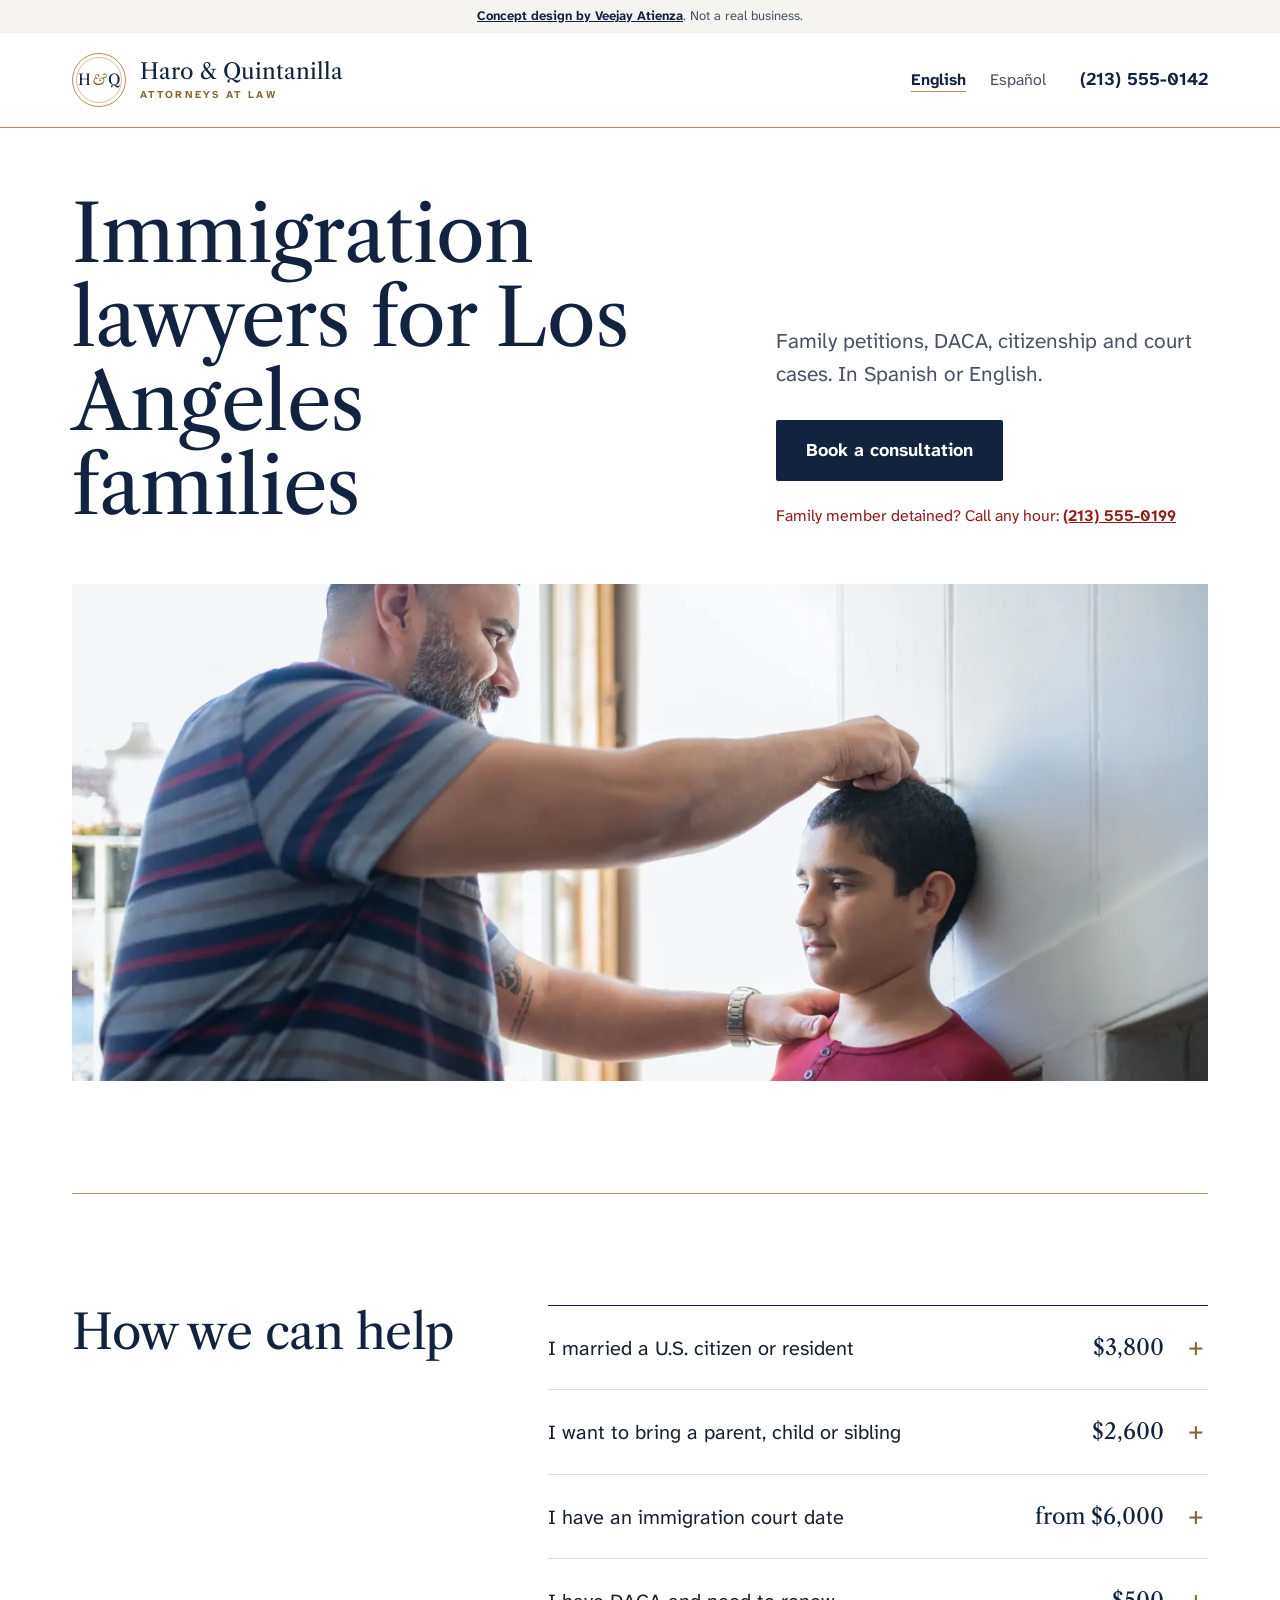
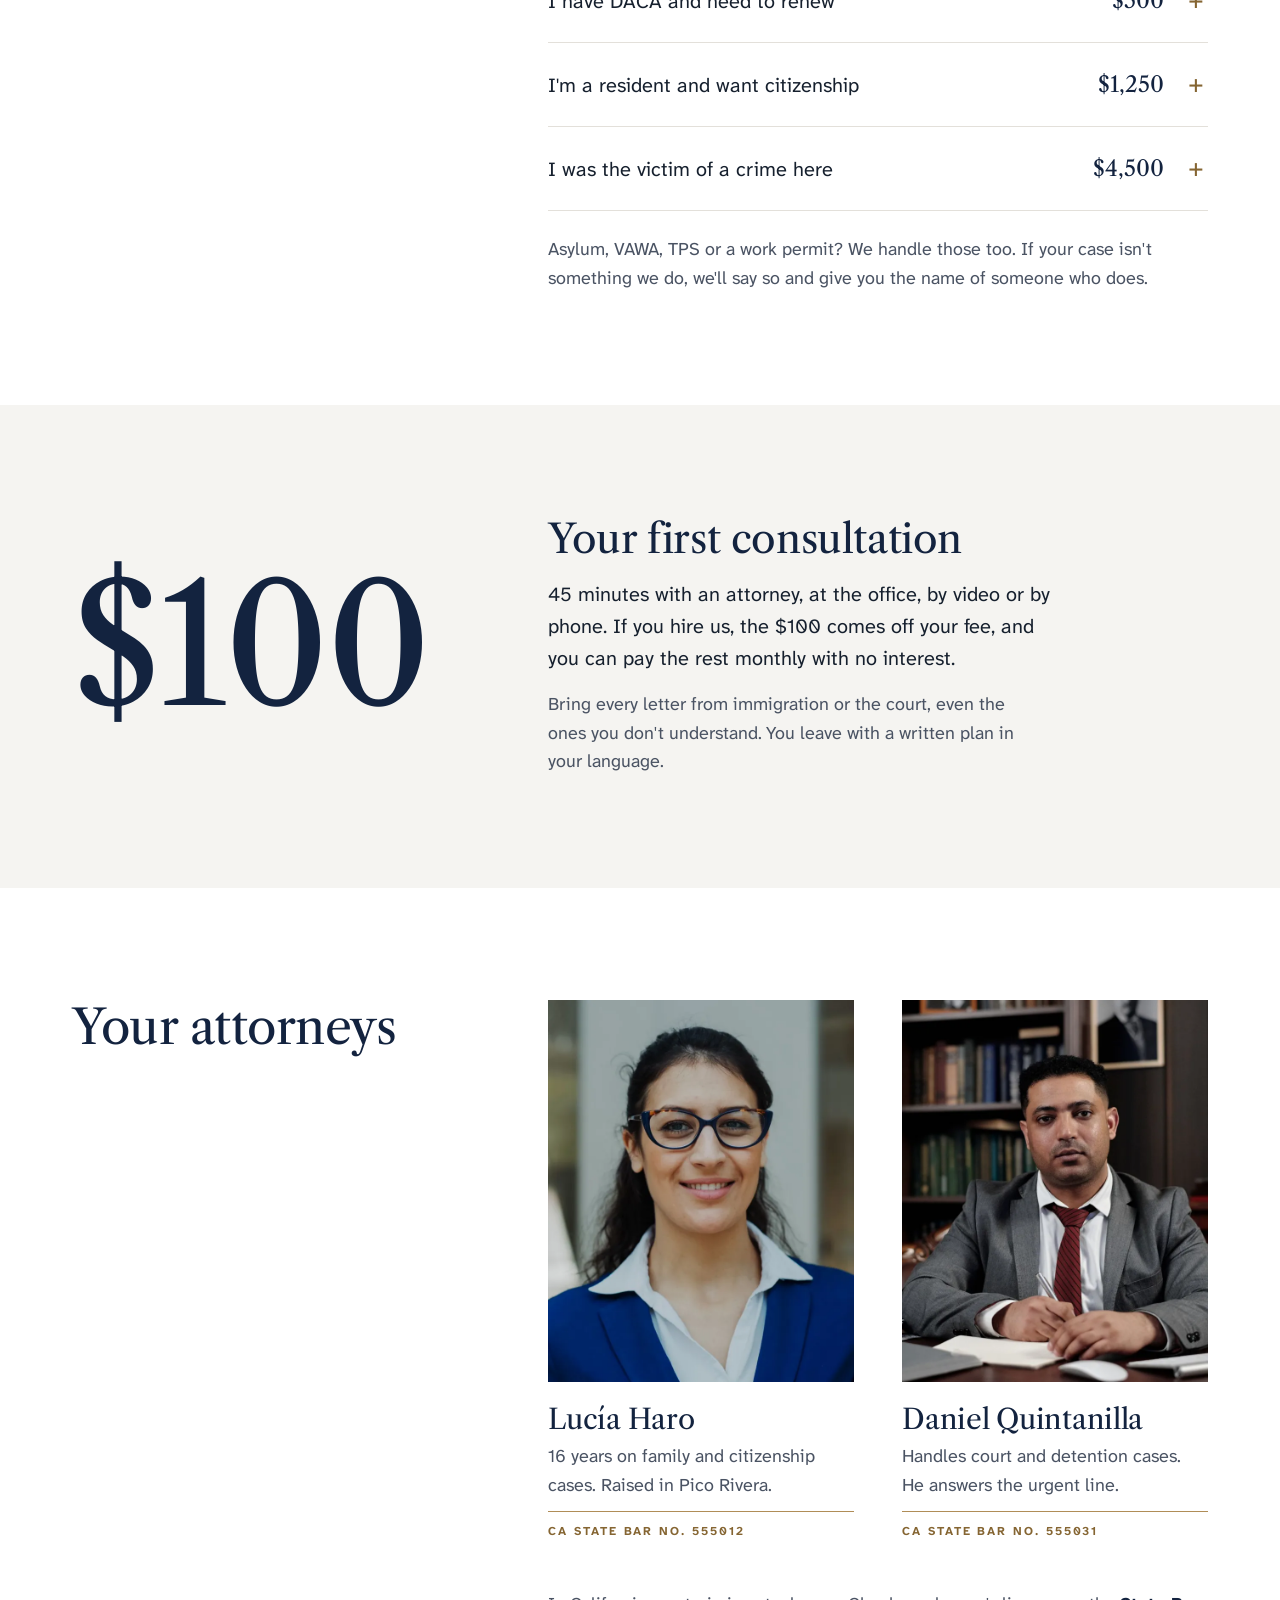
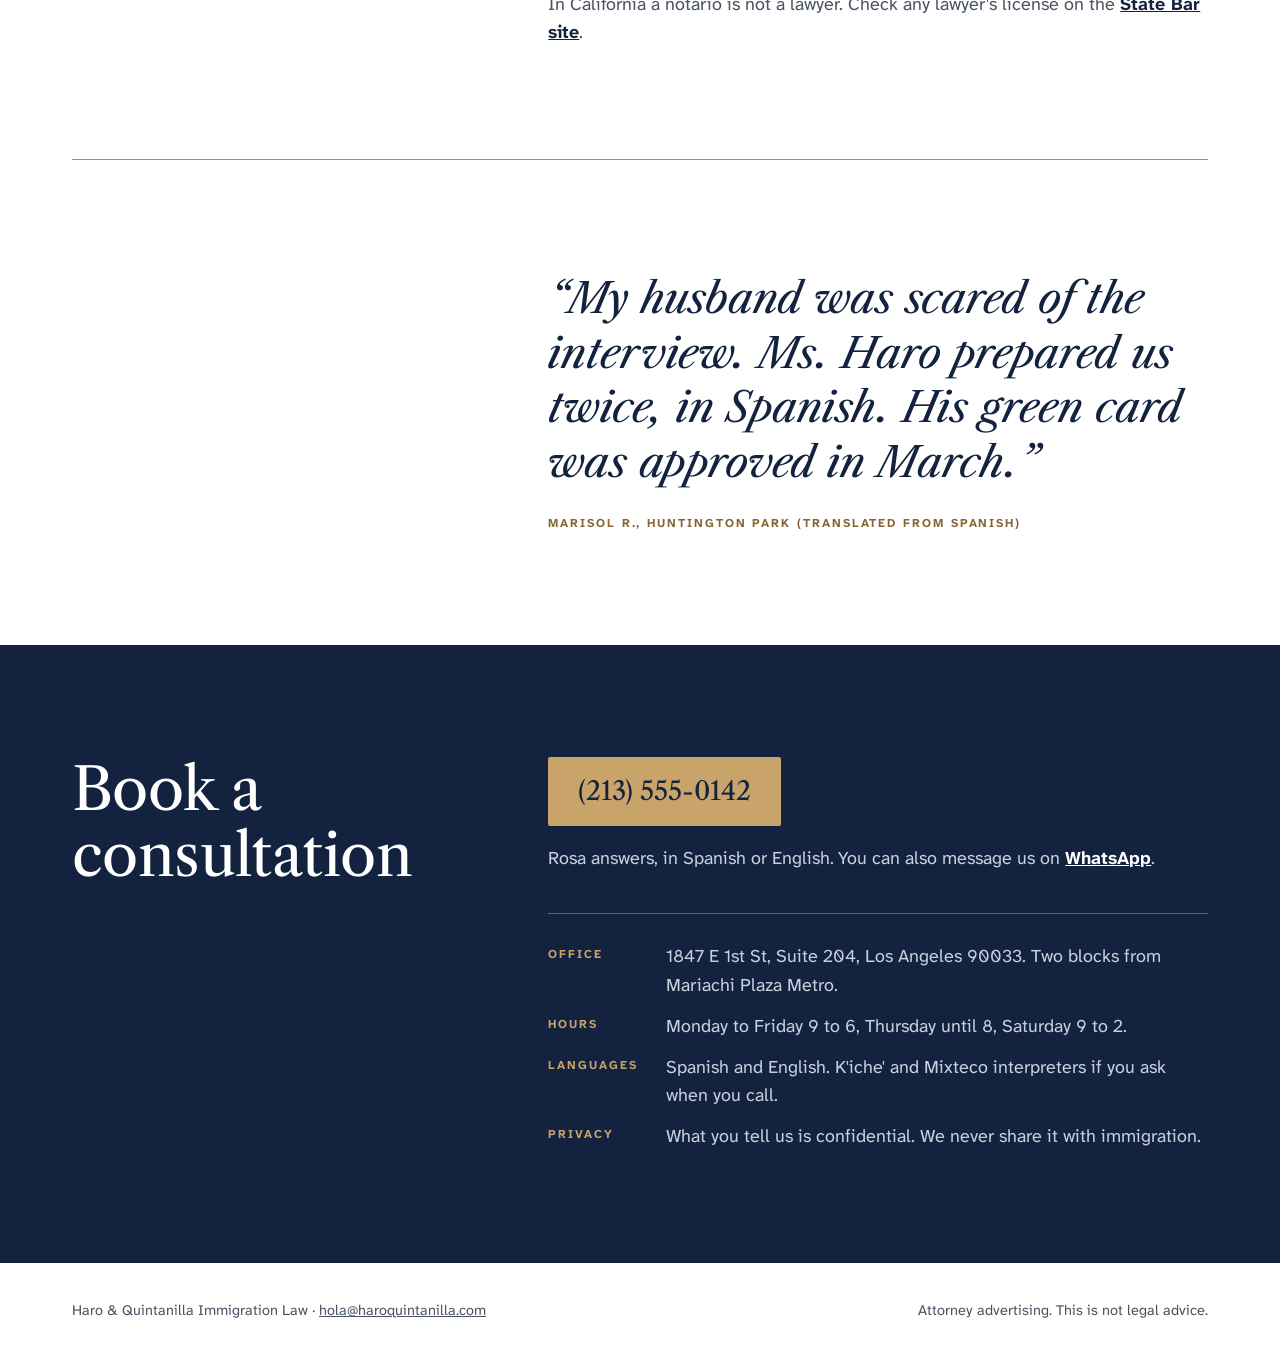
<file: concepts/law/index.html>
<!doctype html>
<html lang="en" data-lang="en">
<head>
<meta charset="utf-8">
<meta name="viewport" content="width=device-width, initial-scale=1">
<title>Haro &amp; Quintanilla Immigration Law | Los Angeles</title>
<meta name="description" content="Immigration lawyers in Boyle Heights, Los Angeles. Family petitions, DACA, citizenship and court cases, in Spanish or English.">
<link rel="preconnect" href="https://fonts.googleapis.com">
<link rel="preconnect" href="https://fonts.gstatic.com" crossorigin>
<link href="https://fonts.googleapis.com/css2?family=Atkinson+Hyperlegible+Next:wght@400;700&family=Libre+Caslon+Text:ital,wght@0,400;0,700;1,400&display=swap" rel="stylesheet">
<style>
:root{
  --ink:#16202E;
  --ink-2:#4A5363;
  --navy:#13233F;
  --navy-2:#22385F;
  --brass:#B08D57;
  --brass-text:#856532;
  --brass-on-navy:#C8A36A;
  --paper:#F5F4F1;
  --line:#E3E0DA;
  --urgent:#8F1D16;
  --on-navy:#C9D1DE;
  --serif:"Libre Caslon Text", Georgia, serif;
  --sans:"Atkinson Hyperlegible Next", system-ui, sans-serif;
}
*,*::before,*::after{box-sizing:border-box}
html{scroll-behavior:smooth}
body{margin:0;font-family:var(--sans);font-size:18px;line-height:1.6;color:var(--ink);background:#fff;-webkit-font-smoothing:antialiased}
img{max-width:100%;height:auto;display:block}
a{color:inherit}
h1,h2,h3{font-family:var(--serif);font-weight:400;color:var(--navy);margin:0;line-height:1.12;letter-spacing:-0.01em}
p{margin:0}
.wrap{max-width:1200px;margin:0 auto;padding:0 32px}
:focus-visible{outline:3px solid var(--brass);outline-offset:3px;border-radius:2px}
.skip{position:absolute;left:12px;top:-60px;background:var(--navy);color:#fff;padding:10px 14px;z-index:10;font-weight:700}
.skip:focus{top:12px}
.caps{font-size:12px;letter-spacing:.16em;text-transform:uppercase;font-weight:700}

.concept{background:var(--paper);color:var(--ink-2);font-size:13px;text-align:center;padding:6px 16px}
.concept a{color:var(--navy);font-weight:700}

header{border-bottom:1px solid var(--brass)}
header .wrap{display:flex;align-items:center;gap:24px;padding-top:20px;padding-bottom:20px}
.brand{display:flex;align-items:center;gap:14px;text-decoration:none}
.mono{flex:none;width:54px;height:54px;border-radius:50%;border:1px solid var(--brass);display:flex;align-items:center;justify-content:center;white-space:nowrap;position:relative;font-family:var(--serif);font-size:15px;color:var(--navy);letter-spacing:.02em}
.mono::after{content:"";position:absolute;inset:3px;border-radius:50%;border:1px solid var(--brass);opacity:.55}
.mono i{font-style:italic;color:var(--brass-text);margin:0 1px}
.brand-text{display:flex;flex-direction:column;line-height:1.15}
.brand-text b{font-family:var(--serif);font-weight:400;font-size:22px;color:var(--navy)}
.brand-text .caps{font-size:10.5px;color:var(--brass-text);margin-top:5px;letter-spacing:.22em}
.lang{margin-left:auto;display:flex;gap:4px;font-size:16px}
.lang button{font:inherit;border:0;background:none;color:var(--ink-2);padding:6px 10px;cursor:pointer}
.lang button[aria-pressed="true"]{color:var(--navy);font-weight:700;text-decoration:underline;text-underline-offset:6px;text-decoration-thickness:1px;text-decoration-color:var(--brass)}
.hdr-phone{font-weight:700;color:var(--navy);text-decoration:none;white-space:nowrap}

.hero{padding:64px 0 112px}
.hero-top{display:grid;grid-template-columns:minmax(0,1.5fr) minmax(0,1fr);gap:56px;align-items:end}
.hero h1{font-size:clamp(42px,6.2vw,84px);max-width:12ch;line-height:1.06}
.hero .lede{font-size:21px;color:var(--ink-2);max-width:30ch}
.btn{display:inline-block;margin-top:28px;background:var(--navy);color:#fff;text-decoration:none;font-weight:700;font-size:18px;padding:16px 30px;border-radius:2px}
.btn:hover{background:var(--navy-2)}
.detained{margin-top:22px;font-size:16px;color:var(--urgent)}
.detained a{font-weight:700;white-space:nowrap}
.hero-photo{margin-top:56px}
.hero-photo img{width:100%;aspect-ratio:16/7;object-fit:cover;object-position:50% 30%}

section{padding:112px 0}
section.ruled{background:linear-gradient(var(--brass),var(--brass)) top center/min(1136px,calc(100% - 64px)) 1px no-repeat}
.split{display:grid;grid-template-columns:minmax(0,1fr) minmax(0,1.6fr);gap:64px;align-items:start}
.split > h2{font-size:clamp(34px,3.8vw,48px)}

.cases{border-top:1px solid var(--navy)}
.cases details{border-bottom:1px solid var(--line)}
.cases summary{list-style:none;display:grid;grid-template-columns:1fr auto 24px;align-items:baseline;gap:20px;padding:24px 0;cursor:pointer}
.cases summary::-webkit-details-marker{display:none}
.cases summary .what{font-size:20px;line-height:1.35;color:var(--ink)}
.cases summary .fee{font-family:var(--serif);font-size:22px;color:var(--navy);white-space:nowrap}
.cases summary::after{content:"+";font-size:26px;line-height:1;color:var(--brass-text);text-align:center}
.cases details[open] summary::after{content:"\2013"}
.cases summary:hover .what{color:var(--navy)}
.cases details p{padding:0 44px 26px 0;color:var(--ink-2);max-width:56ch}
.more{margin-top:24px;color:var(--ink-2);max-width:56ch}

.consult{background:var(--paper)}
.consult .split{align-items:center}
.price{font-family:var(--serif);font-size:clamp(96px,13vw,168px);color:var(--navy);line-height:.9;letter-spacing:-0.02em}
.consult h2{font-size:clamp(30px,3.2vw,40px)}
.consult p.body{margin-top:16px;font-size:20px;max-width:40ch}
.consult p.bring{font-size:18px;color:var(--ink-2)}

.team{display:grid;grid-template-columns:1fr 1fr;gap:48px}
.team img{width:100%;aspect-ratio:4/5;object-fit:cover}
.team h3{font-size:28px;margin-top:22px}
.team p{margin-top:6px;color:var(--ink-2)}
.team small{display:block;margin-top:12px;padding-top:10px;border-top:1px solid var(--brass);color:var(--brass-text)}
.check{margin-top:48px;color:var(--ink-2);max-width:60ch}
.check a{color:var(--navy);font-weight:700}

.quote figure{margin:0}
.quote blockquote{margin:0}
.quote blockquote p{max-width:26ch;font-family:var(--serif);font-style:italic;font-size:clamp(28px,3.4vw,42px);line-height:1.3;color:var(--navy)}
.quote figcaption{margin-top:24px;color:var(--brass-text)}

.book{background:var(--navy);color:#fff}
.book h2{color:#fff;font-size:clamp(40px,4.6vw,60px)}
.book .phone{display:inline-block;background:var(--brass-on-navy);color:var(--navy);text-decoration:none;font-family:var(--serif);font-size:26px;padding:14px 30px;border-radius:2px}
.book .phone:hover{background:#D6B47E}
.book .alt{margin-top:18px;color:var(--on-navy)}
.book .alt a{color:#fff;font-weight:700}
.book dl{margin:40px 0 0;padding-top:28px;border-top:1px solid rgba(200,163,106,.5);display:grid;grid-template-columns:auto 1fr;gap:12px 28px;color:var(--on-navy)}
.book dt{color:var(--brass-on-navy);padding-top:3px}
.book dd{margin:0}

footer{padding:36px 0 44px;font-size:14.5px;color:var(--ink-2)}
footer .wrap{display:flex;justify-content:space-between;gap:12px 24px;flex-wrap:wrap}

@media (max-width:860px){
  .wrap{padding:0 20px}
  .hero-top,.split,.team{grid-template-columns:1fr}
  .hero-top{gap:20px}
  .split{gap:32px}
  .hero-photo{margin-top:40px}
  .hero-photo img{aspect-ratio:4/3}
  section{padding:80px 0}
  section.ruled{background-size:calc(100% - 40px) 1px}
  .quote .spacer{display:none}
  .team{gap:44px}
}
@media (max-width:520px){
  .wrap{padding:0 16px}
  body{font-size:17px}
  header .wrap{padding-top:14px;padding-bottom:14px;gap:8px}
  section.ruled{background-size:calc(100% - 32px) 1px}
  .mono{width:46px;height:46px;font-size:11px}
  .brand{gap:10px}
  .brand-text b{font-size:17px}
  .brand-text .caps{font-size:9.5px;letter-spacing:.16em}
  .lang{font-size:15px}
  .lang button{padding:6px 5px}
  .hdr-phone{display:none}
  .hero{padding-top:32px;padding-bottom:64px}
  .hero .lede{font-size:19px}
  .hero h1{line-height:1.12}
  .btn{display:block;text-align:center}
  .cases summary{grid-template-columns:1fr 24px;gap:4px 12px;padding:20px 0}
  .cases summary .what{font-size:19px}
  .cases summary .fee{grid-row:2;grid-column:1}
  .cases summary::after{grid-row:1;grid-column:2}
  .cases details p{padding-right:0}
  .book .phone{display:block;text-align:center;font-size:24px}
  .book dl{grid-template-columns:1fr;gap:2px}
  .book dd{margin-bottom:14px}
}
@media (prefers-reduced-motion:reduce){html{scroll-behavior:auto}}
</style>
</head>
<body>
<a class="skip" href="#main" data-es="Saltar al contenido">Skip to content</a>
<div class="concept"><a href="https://atienzaveejay.github.io/ui-design/">Concept design by Veejay Atienza</a>. Not a real business.</div>

<header>
  <div class="wrap">
    <a class="brand" href="#main" aria-label="Haro &amp; Quintanilla, Attorneys at Law" data-es-aria-label="Haro &amp; Quintanilla, Abogados"><span class="mono" aria-hidden="true">H<i>&amp;</i>Q</span><span class="brand-text"><b>Haro &amp; Quintanilla</b><span class="caps" data-es="Abogados">Attorneys at Law</span></span></a>
    <div class="lang" role="group" aria-label="Language / Idioma">
      <button type="button" data-set-lang="en" aria-pressed="true" lang="en">English</button>
      <button type="button" data-set-lang="es" aria-pressed="false" lang="es">Español</button>
    </div>
    <a class="hdr-phone" href="tel:+12135550142">(213) 555-0142</a>
  </div>
</header>

<main id="main">
<section class="hero" aria-labelledby="h1">
  <div class="wrap">
    <div class="hero-top">
      <h1 id="h1" data-es="Abogados de inmigración para familias de Los Ángeles">Immigration lawyers for Los Angeles families</h1>
      <div>
        <p class="lede" data-es="Peticiones familiares, DACA, ciudadanía y casos en corte. En español o en inglés.">Family petitions, DACA, citizenship and court cases. In Spanish or English.</p>
        <a class="btn" href="#book" data-es="Agendar una consulta">Book a consultation</a>
        <p class="detained"><span data-es="¿Detuvieron a un familiar? Llame a cualquier hora:">Family member detained? Call any hour:</span> <a href="tel:+12135550199">(213) 555-0199</a></p>
      </div>
    </div>
    <div class="hero-photo"><img src="img/hero-family.webp" width="1600" height="1068" alt="A father marks his son's height on the wall at home." data-es-alt="Un padre marca la estatura de su hijo en la pared de su casa."></div>
  </div>
</section>

<section id="help" class="ruled" aria-labelledby="h-help">
  <div class="wrap split">
    <h2 id="h-help" data-es="En qué le ayudamos">How we can help</h2>
    <div class="cases">
      <details>
        <summary><span class="what" data-es="Me casé con un ciudadano o residente">I married a U.S. citizen or resident</span><span class="fee">$3,800</span></summary>
        <p data-es="Presentamos la petición y la residencia juntas, y le preparamos para la entrevista.">We file the petition and green card together, and prepare you for the interview.</p>
      </details>
      <details>
        <summary><span class="what" data-es="Quiero traer a mi padre, hijo o hermano">I want to bring a parent, child or sibling</span><span class="fee">$2,600</span></summary>
        <p data-es="Presentamos la petición y la seguimos hasta la entrevista en el consulado.">We file the petition and follow it through to the consulate interview.</p>
      </details>
      <details>
        <summary><span class="what" data-es="Tengo cita en la corte de inmigración">I have an immigration court date</span><span class="fee" data-es="desde $6,000">from $6,000</span></summary>
        <p data-es="Vamos a cada audiencia con usted. No falte a la suya: el juez puede decidir sin usted.">We go to every hearing with you. Don't miss yours: the judge can decide without you.</p>
      </details>
      <details>
        <summary><span class="what" data-es="Tengo DACA y debo renovarlo">I have DACA and need to renew</span><span class="fee">$500</span></summary>
        <p data-es="Envíelo de 120 a 150 días antes de que venza. Revisamos que nada haya cambiado.">File 120 to 150 days before it expires. We check that nothing has changed.</p>
      </details>
      <details>
        <summary><span class="what" data-es="Soy residente y quiero ser ciudadano">I'm a resident and want citizenship</span><span class="fee">$1,250</span></summary>
        <p data-es="Después de 5 años de residencia, o 3 si está casado con un ciudadano. Practicamos la entrevista con usted.">After 5 years as a resident, or 3 if married to a citizen. We practice the interview with you.</p>
      </details>
      <details>
        <summary><span class="what" data-es="Fui víctima de un delito aquí">I was the victim of a crime here</span><span class="fee">$4,500</span></summary>
        <p data-es="Si ayudó a la policía después de un delito, puede calificar para una visa U.">If you helped police after a crime, you may qualify for a U visa.</p>
      </details>
      <p class="more" data-es="¿Asilo, VAWA, TPS o permiso de trabajo? También los llevamos. Si su caso no es algo que hacemos, se lo decimos y le damos el nombre de alguien que sí.">Asylum, VAWA, TPS or a work permit? We handle those too. If your case isn't something we do, we'll say so and give you the name of someone who does.</p>
    </div>
  </div>
</section>

<section class="consult" aria-labelledby="h-consult">
  <div class="wrap split">
    <p class="price">$100</p>
    <div>
      <h2 id="h-consult" data-es="Su primera consulta">Your first consultation</h2>
      <p class="body" data-es="45 minutos con un abogado, en la oficina, por video o por teléfono. Si nos contrata, los $100 se descuentan de su precio, y puede pagar el resto por mes sin interés.">45 minutes with an attorney, at the office, by video or by phone. If you hire us, the $100 comes off your fee, and you can pay the rest monthly with no interest.</p>
      <p class="body bring" data-es="Traiga toda carta de inmigración o de la corte, incluso las que no entienda. Sale con un plan escrito en su idioma.">Bring every letter from immigration or the court, even the ones you don't understand. You leave with a written plan in your language.</p>
    </div>
  </div>
</section>

<section id="attorneys" aria-labelledby="h-team">
  <div class="wrap split">
    <h2 id="h-team" data-es="Sus abogados">Your attorneys</h2>
    <div>
      <div class="team">
        <div>
          <img src="img/lucia-haro.webp" width="720" height="900" loading="lazy" alt="Portrait of attorney Lucía Haro at her desk." data-es-alt="Retrato de la abogada Lucía Haro en su escritorio.">
          <h3>Lucía Haro</h3>
          <p data-es="16 años en casos familiares y de ciudadanía. Creció en Pico Rivera.">16 years on family and citizenship cases. Raised in Pico Rivera.</p>
          <small class="caps" data-es="Licencia de abogado CA n.º 555012">CA State Bar No. 555012</small>
        </div>
        <div>
          <img src="img/daniel-quintanilla.webp" width="720" height="900" loading="lazy" alt="Portrait of attorney Daniel Quintanilla in a navy jacket." data-es-alt="Retrato del abogado Daniel Quintanilla con saco azul.">
          <h3>Daniel Quintanilla</h3>
          <p data-es="Lleva los casos de corte y detención. Él contesta la línea urgente.">Handles court and detention cases. He answers the urgent line.</p>
          <small class="caps" data-es="Licencia de abogado CA n.º 555031">CA State Bar No. 555031</small>
        </div>
      </div>
      <p class="check"><span data-es="En California un notario no es abogado. Revise la licencia de cualquier abogado en el">In California a notario is not a lawyer. Check any lawyer's license on the</span> <a href="https://apps.calbar.ca.gov/attorney/LicenseeSearch/QuickSearch" target="_blank" rel="noopener" data-es="sitio del Colegio de Abogados">State Bar site</a>.</p>
    </div>
  </div>
</section>

<section class="quote ruled" aria-label="What a client said" data-es-aria-label="Lo que dijo una clienta">
  <div class="wrap split">
    <span class="spacer"></span>
    <figure>
      <blockquote><p data-es="&ldquo;Mi esposo tenía miedo de la entrevista. La licenciada Haro nos preparó dos veces, en español. Le aprobaron la residencia en marzo.&rdquo;">&ldquo;My husband was scared of the interview. Ms. Haro prepared us twice, in Spanish. His green card was approved in March.&rdquo;</p></blockquote>
      <figcaption class="caps">Marisol R., Huntington Park<span data-es=""> (translated from Spanish)</span></figcaption>
    </figure>
  </div>
</section>

<section class="book" id="book" aria-labelledby="h-book">
  <div class="wrap split">
    <h2 id="h-book" data-es="Agende su consulta">Book a consultation</h2>
    <div>
      <a class="phone" href="tel:+12135550142">(213) 555-0142</a>
      <p class="alt"><span data-es="Contesta Rosa, en español o en inglés. También puede escribirnos por">Rosa answers, in Spanish or English. You can also message us on</span> <a href="https://wa.me/12135550142">WhatsApp</a>.</p>
      <dl>
        <dt class="caps" data-es="Oficina">Office</dt><dd data-es="1847 E 1st St, Suite 204, Los Ángeles 90033. A dos cuadras del Metro Mariachi Plaza.">1847 E 1st St, Suite 204, Los Angeles 90033. Two blocks from Mariachi Plaza Metro.</dd>
        <dt class="caps" data-es="Horario">Hours</dt><dd data-es="Lunes a viernes de 9 a 6, jueves hasta las 8, sábado de 9 a 2.">Monday to Friday 9 to 6, Thursday until 8, Saturday 9 to 2.</dd>
        <dt class="caps" data-es="Idiomas">Languages</dt><dd data-es="Español e inglés. Intérpretes de k'iche' y mixteco si los pide al llamar.">Spanish and English. K'iche' and Mixteco interpreters if you ask when you call.</dd>
        <dt class="caps" data-es="Privacidad">Privacy</dt><dd data-es="Lo que nos cuente es confidencial. Nunca lo compartimos con inmigración.">What you tell us is confidential. We never share it with immigration.</dd>
      </dl>
    </div>
  </div>
</section>
</main>

<footer>
  <div class="wrap">
    <p>Haro &amp; Quintanilla Immigration Law · <a href="mailto:hola@haroquintanilla.com">hola@haroquintanilla.com</a></p>
    <p data-es="Publicidad de abogados. Esto no es consejo legal.">Attorney advertising. This is not legal advice.</p>
  </div>
</footer>

<script>
(function(){
  var root = document.documentElement;
  var swap = document.querySelectorAll('[data-es]');
  swap.forEach(function(el){ el.setAttribute('data-en', el.innerHTML); });
  var attrEls = [];
  ['alt','aria-label'].forEach(function(a){
    document.querySelectorAll('[data-es-' + a + ']').forEach(function(el){
      el.setAttribute('data-en-' + a, el.getAttribute(a) || ''); attrEls.push([el, a]);
    });
  });
  function setLang(l){
    root.lang = l; root.setAttribute('data-lang', l);
    swap.forEach(function(el){ el.innerHTML = el.getAttribute('data-' + l); });
    attrEls.forEach(function(p){ p[0].setAttribute(p[1], p[0].getAttribute('data-' + l + '-' + p[1])); });
    document.querySelectorAll('[data-set-lang]').forEach(function(b){ b.setAttribute('aria-pressed', b.getAttribute('data-set-lang') === l ? 'true' : 'false'); });
    try { localStorage.setItem('hq-lang', l); } catch(e){}
  }
  document.querySelectorAll('[data-set-lang]').forEach(function(b){
    b.addEventListener('click', function(){ setLang(b.getAttribute('data-set-lang')); });
  });
  var saved = null; try { saved = localStorage.getItem('hq-lang'); } catch(e){}
  setLang(saved || ((navigator.language || '').toLowerCase().indexOf('es') === 0 ? 'es' : 'en'));
})();
</script>
</body>
</html>
</file>
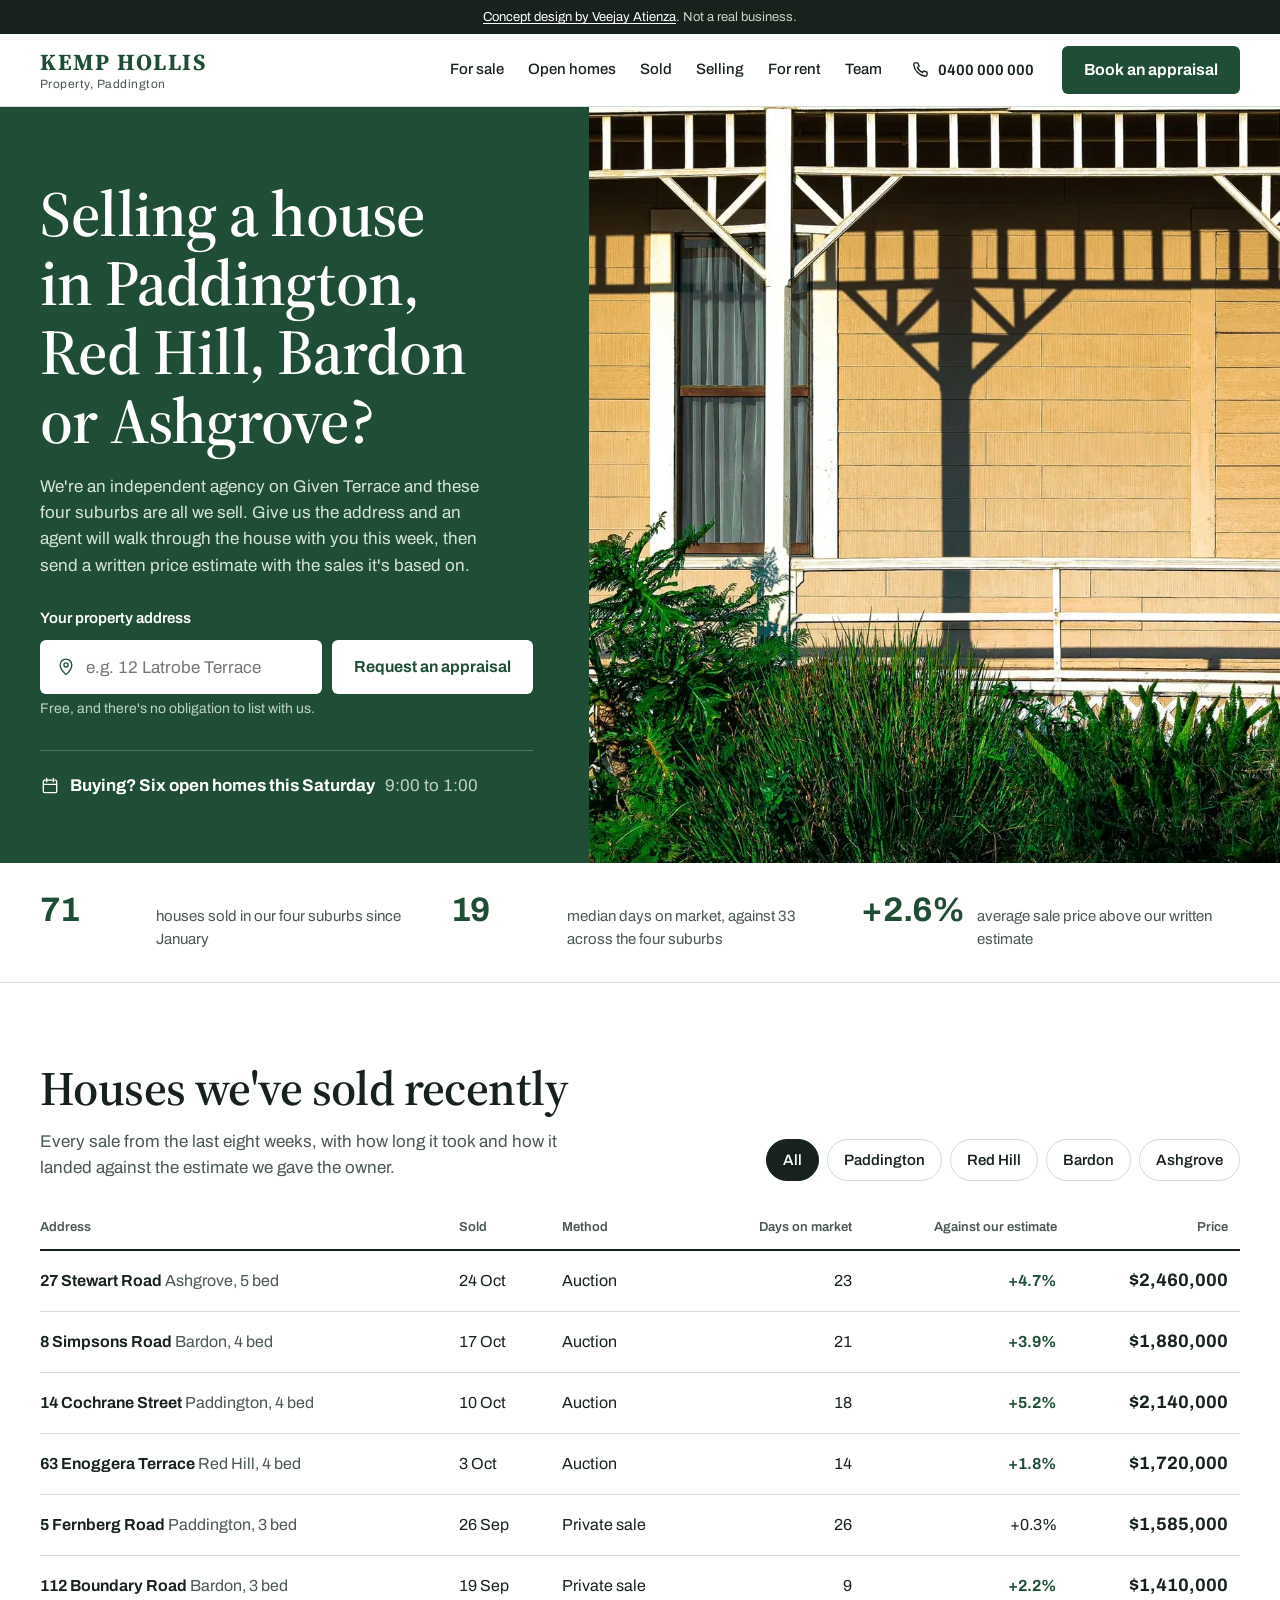
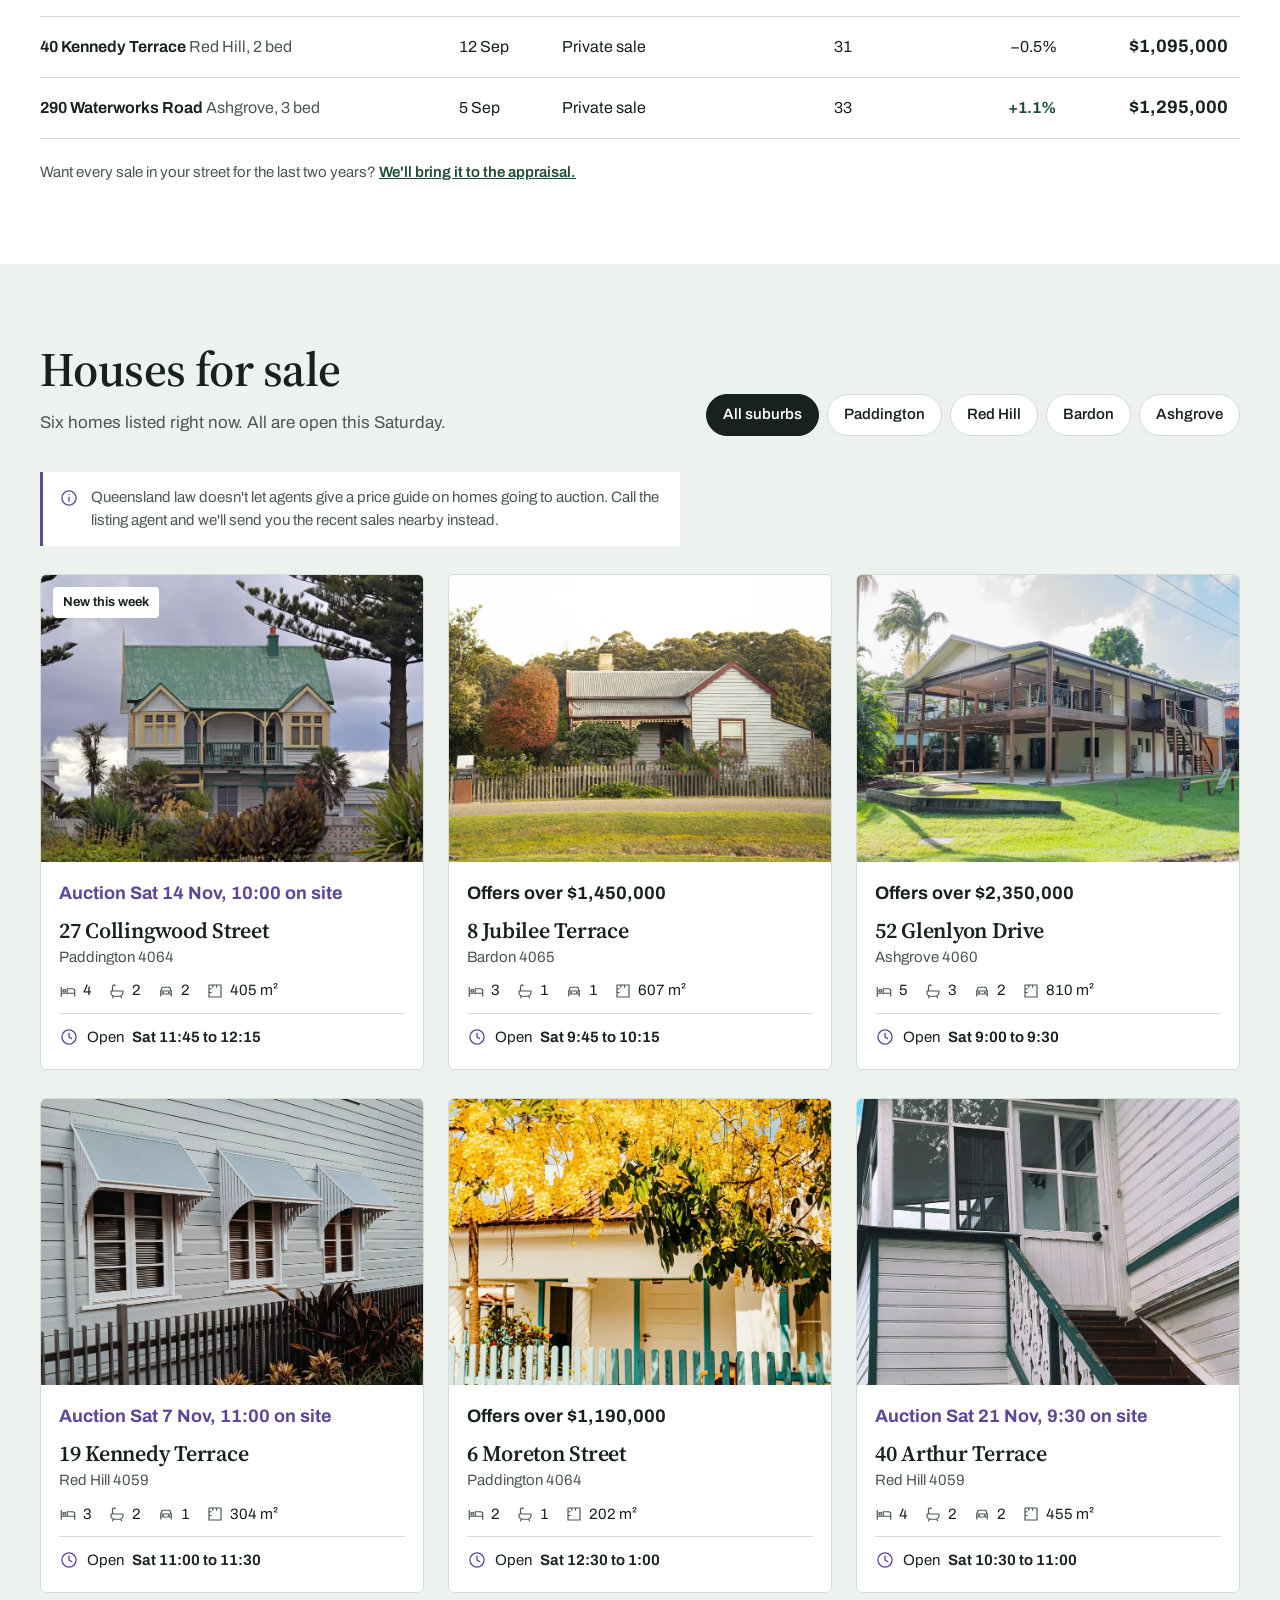
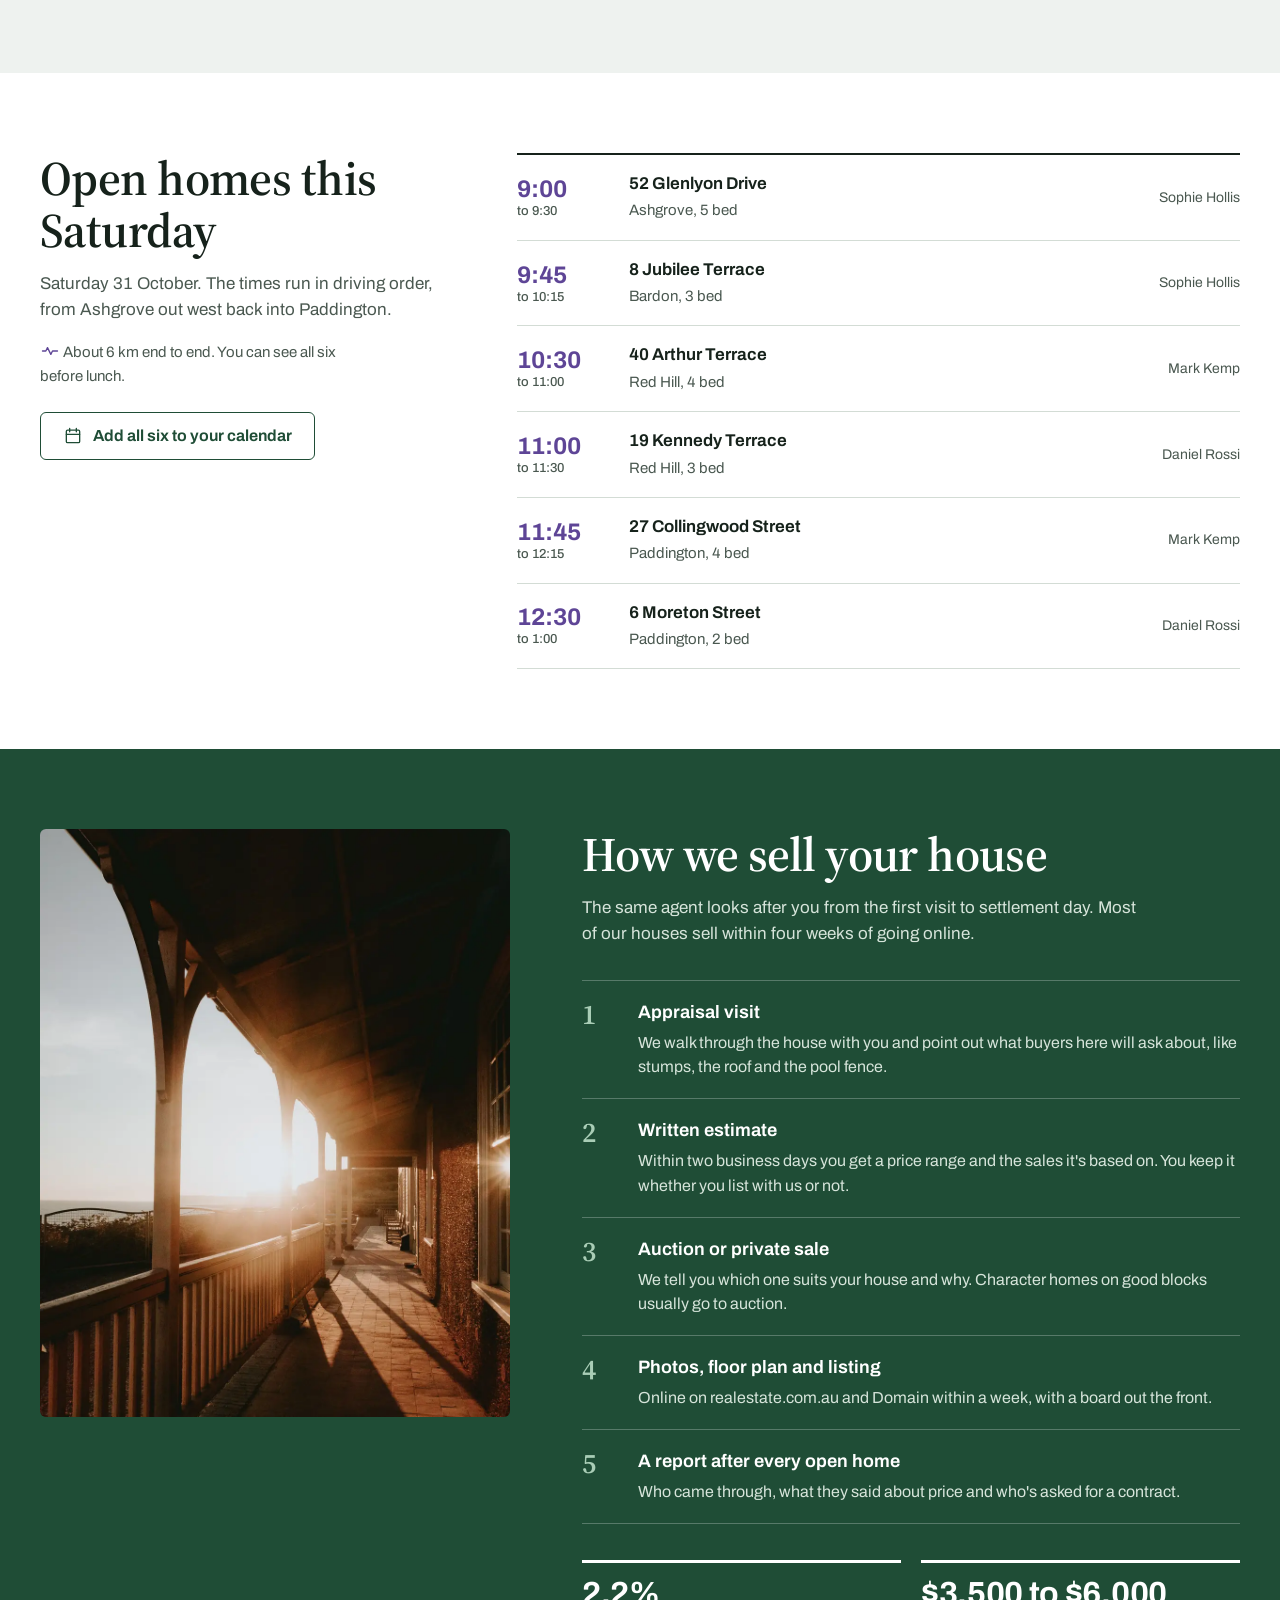
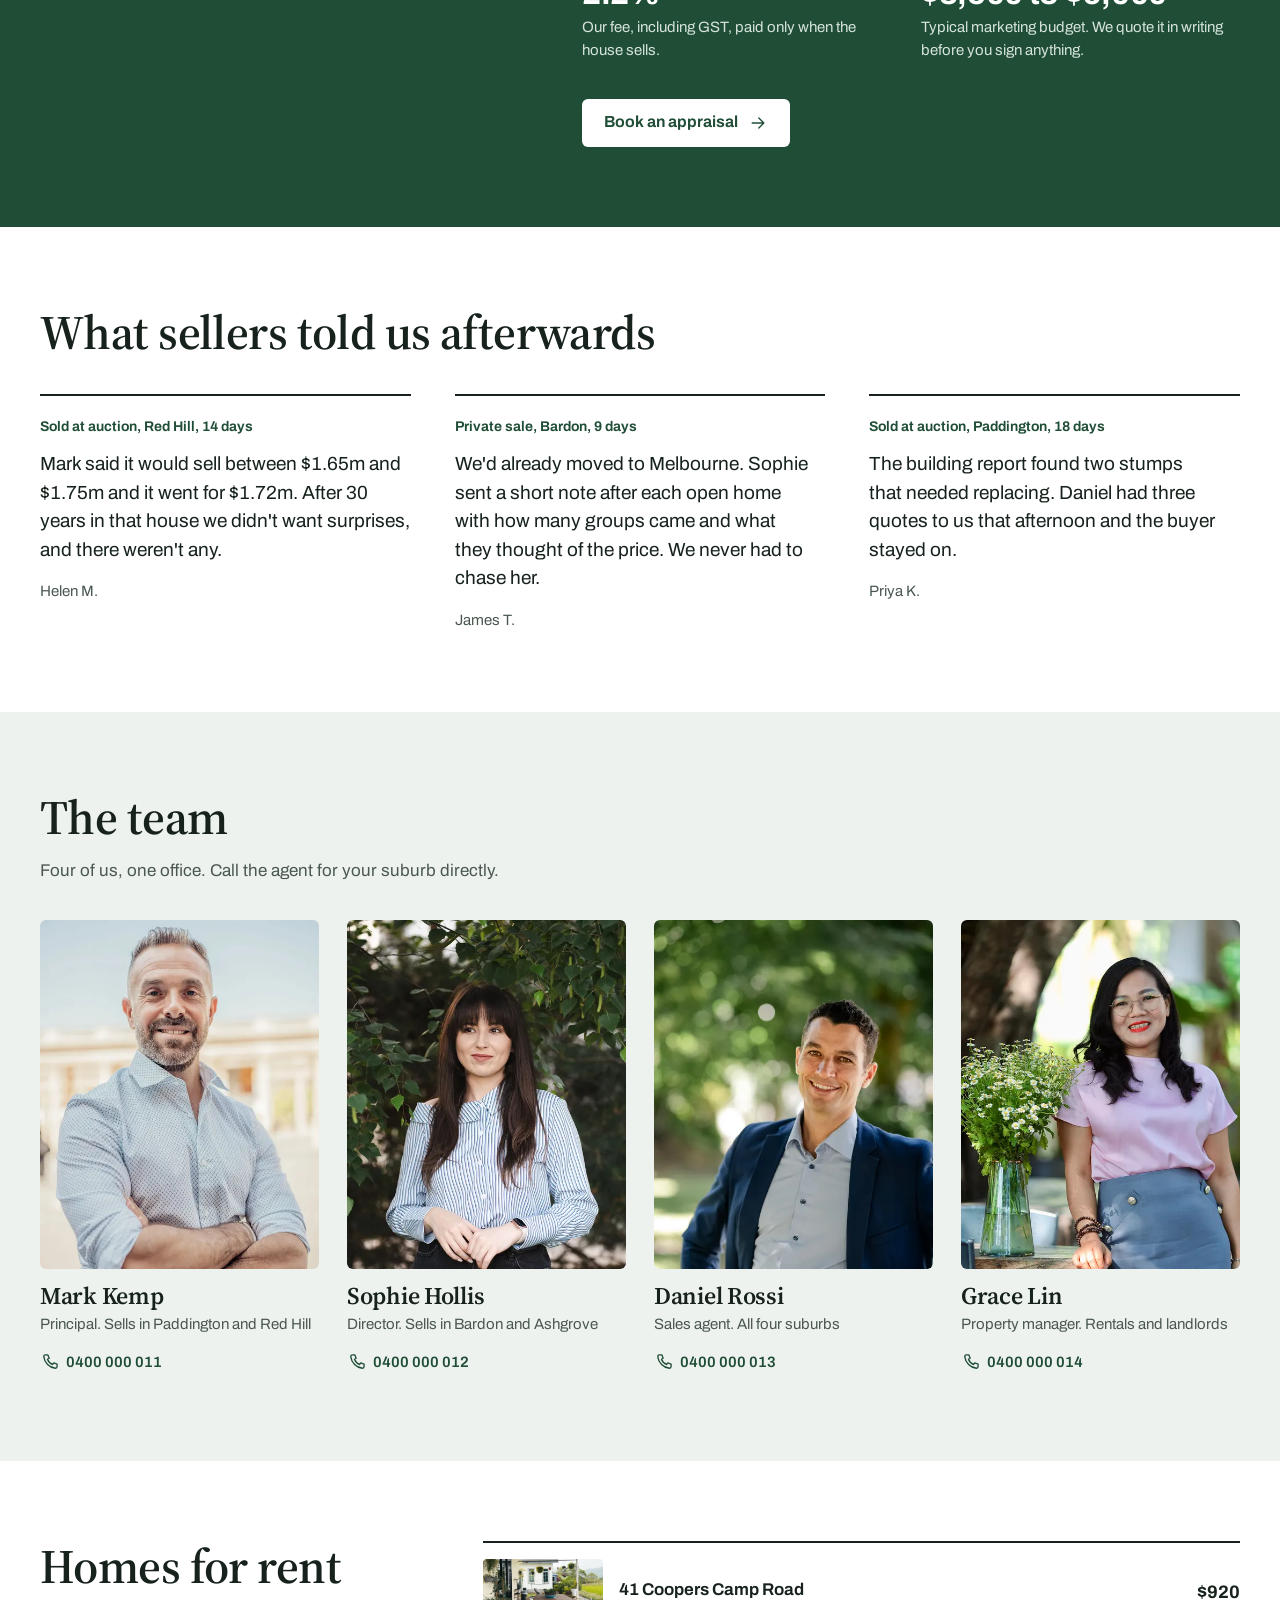
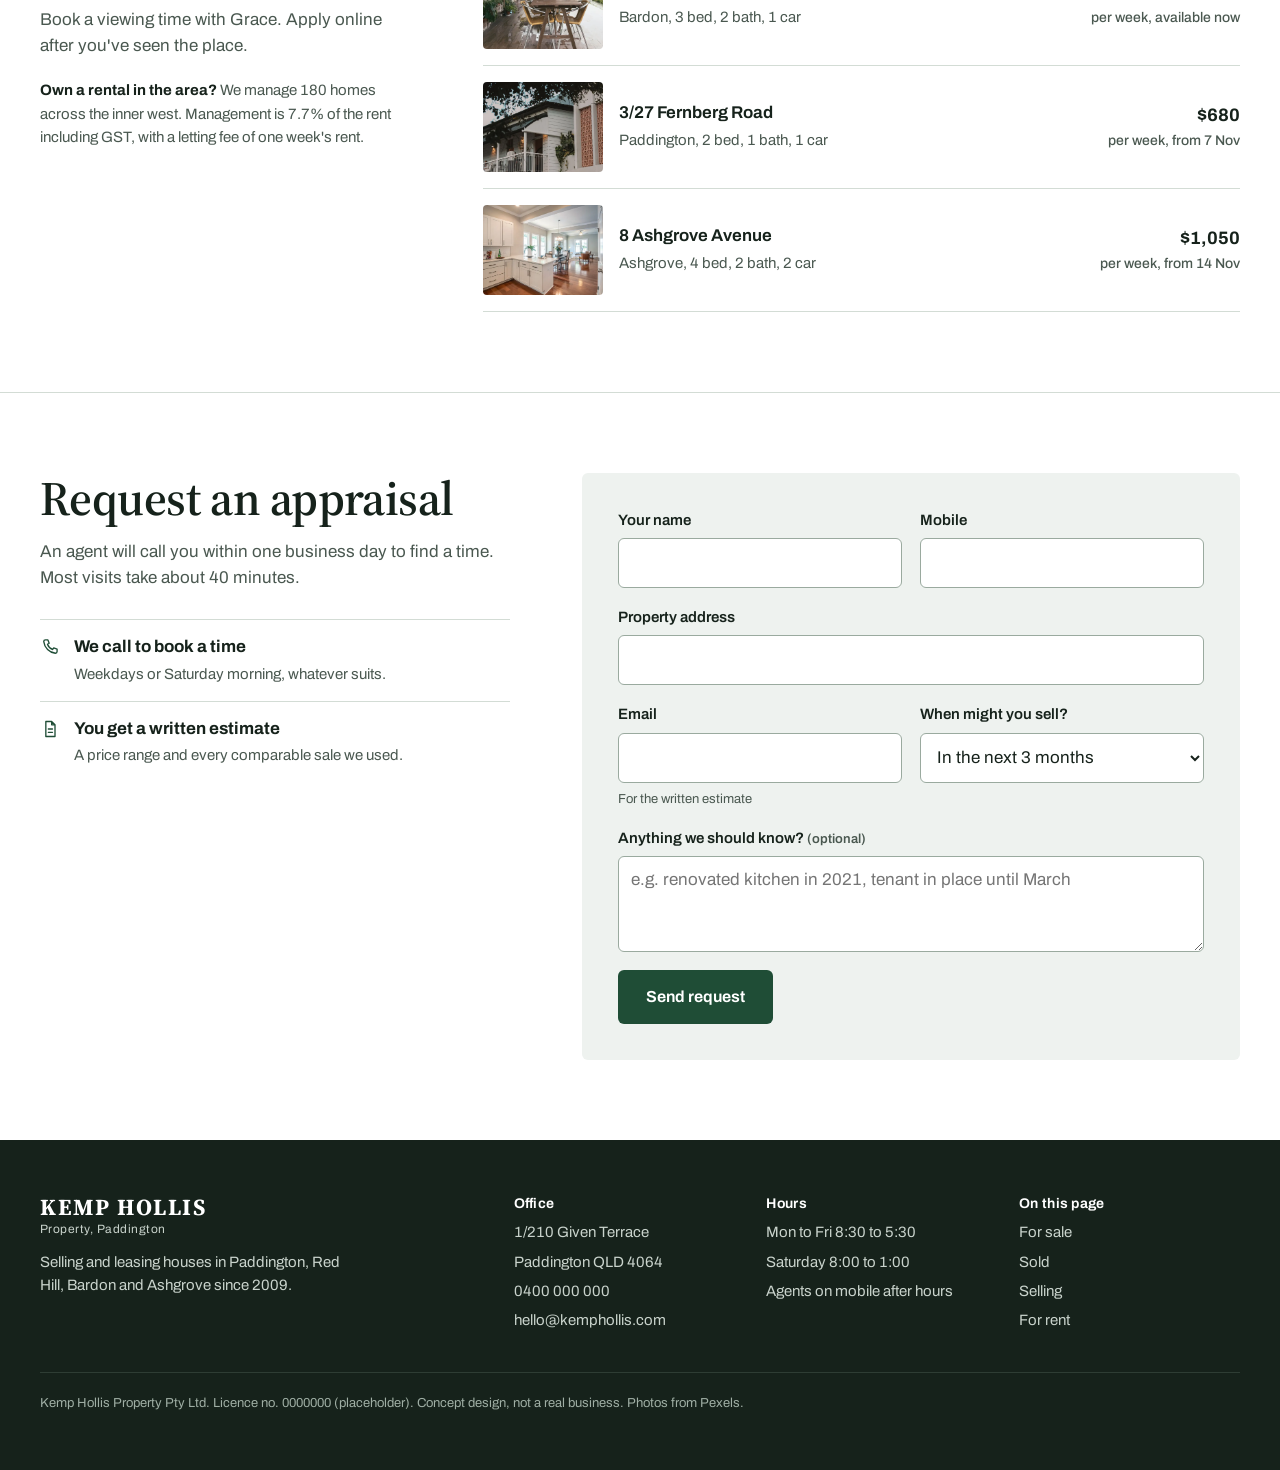
<file: concepts/real-estate/index.html>
<!doctype html>
<html lang="en-AU">
<head>
<meta charset="utf-8">
<meta name="viewport" content="width=device-width, initial-scale=1">
<title>Kemp Hollis Property | Paddington, Red Hill, Bardon and Ashgrove</title>
<meta name="description" content="Independent real estate agency on Given Terrace, Paddington. Houses for sale and rent in Paddington, Red Hill, Bardon and Ashgrove, and free appraisals for home owners.">
<link rel="preconnect" href="https://fonts.googleapis.com">
<link rel="preconnect" href="https://fonts.gstatic.com" crossorigin>
<link href="https://fonts.googleapis.com/css2?family=Archivo:wght@400..700&family=Source+Serif+4:opsz,wght@8..60,600..700&display=swap" rel="stylesheet">
<style>
:root{
  --ink:#16221B; --muted:#4A5850; --line:#D3DCD5; --paper:#FFFFFF; --mist:#EEF2EF;
  --green:#1F4D36; --green-dk:#163A28; --green-lt:#DCE8E0;
  --jac:#5E4596; --jac-lt:#ECE6F6;
  --radius:6px; --wrap:1240px;
}
*{box-sizing:border-box;margin:0;padding:0}
html{scroll-behavior:smooth;scroll-padding-top:84px}
body{font-family:"Archivo",system-ui,sans-serif;color:var(--ink);background:var(--paper);font-size:17px;line-height:1.55;-webkit-font-smoothing:antialiased;font-variant-numeric:tabular-nums}
img{display:block;max-width:100%;height:auto}
a{color:inherit}
button,input,select,textarea{font:inherit;color:inherit}
:focus-visible{outline:3px solid var(--jac);outline-offset:2px;border-radius:3px}
.wrap{max-width:var(--wrap);margin:0 auto;padding:0 20px}
.sr{position:absolute;width:1px;height:1px;overflow:hidden;clip:rect(0 0 0 0);white-space:nowrap}
h1,h2,h3{font-family:"Source Serif 4",Georgia,serif;font-weight:600;line-height:1.08;letter-spacing:-.012em}
h2{font-size:clamp(31px,4.3vw,48px)}
h3{font-size:24px;line-height:1.1}
.lede{color:var(--muted);max-width:56ch;margin-top:14px}
p,blockquote,h1,h2,h3{text-wrap:pretty}
section{padding:80px 0}
.sec-head{display:flex;flex-wrap:wrap;align-items:end;justify-content:space-between;gap:20px 40px;margin-bottom:36px}
.icon{width:20px;height:20px;fill:none;stroke:currentColor;stroke-width:1.6;stroke-linecap:round;stroke-linejoin:round;flex:none}

/* concept strip */
.concept{background:var(--ink);color:#C9D3CC;font-size:13px;text-align:center;padding:7px 16px}
.concept a{color:#fff;text-underline-offset:2px}

/* header */
.top{position:sticky;top:0;z-index:20;background:#fff;border-bottom:1px solid var(--line)}
.top .wrap{display:flex;align-items:center;gap:28px;height:72px}
.brand{display:flex;flex-direction:column;text-decoration:none;line-height:1}
.brand b{font-family:"Source Serif 4",Georgia,serif;font-weight:700;font-size:23px;letter-spacing:.07em;color:var(--green)}
.brand span{font-size:12px;color:var(--muted);margin-top:4px;letter-spacing:.04em}
.nav{display:flex;gap:24px;margin-left:auto}
.nav a{text-decoration:none;font-size:15px;font-weight:500;padding:6px 0;border-bottom:2px solid transparent}
.nav a:hover{border-color:var(--green)}
.top-call{display:flex;align-items:center;gap:8px;text-decoration:none;font-weight:600;font-size:15px}
.btn{display:inline-flex;align-items:center;justify-content:center;gap:10px;min-height:48px;padding:0 22px;border-radius:var(--radius);border:0;background:var(--green);color:#fff;font-weight:650;font-size:16px;text-decoration:none;cursor:pointer;white-space:nowrap}
.btn:hover{background:var(--green-dk)}
.btn.light{background:#fff;color:var(--green)}
.btn.light:hover{background:var(--green-lt)}
.menu-btn{display:none;margin-left:auto;background:none;border:1px solid var(--line);border-radius:var(--radius);width:48px;height:44px;align-items:center;justify-content:center;cursor:pointer}
@media (max-width:1060px){
  .nav,.top-call{display:none}
  .menu-btn{display:inline-flex}
  .top .btn{display:none}
  .nav.open{display:flex;position:absolute;left:0;right:0;top:72px;flex-direction:column;gap:0;background:#fff;border-bottom:1px solid var(--line);padding:8px 20px 16px}
  .nav.open a{padding:14px 0;border-bottom:1px solid var(--line);font-size:18px}
}

/* hero */
.hero{display:grid;grid-template-columns:1fr;background:var(--green);color:#fff;padding:0}
.hero-photo{position:relative;min-height:150px;aspect-ratio:2/1}
.hero-photo img{position:absolute;inset:0;width:100%;height:100%;object-fit:cover}
.hero-copy{padding:28px 20px 36px}
@media (max-width:899px){.hero p{font-size:16px;margin-top:14px}.appraise{margin-top:20px}}
.hero h1{font-size:clamp(36px,5.2vw,64px);max-width:14ch}
.hero p{color:#D6E4DA;margin-top:18px;max-width:46ch}
.appraise{margin-top:28px;display:flex;flex-direction:column;gap:10px;max-width:520px}
.appraise label{font-weight:600;font-size:15px}
.field{display:flex;align-items:center;gap:10px;background:#fff;color:var(--ink);border-radius:var(--radius);padding:0 14px;min-height:54px;border:2px solid transparent}
.field:focus-within{border-color:var(--jac);outline:3px solid #fff;outline-offset:0}
.field input{border:0;outline:0;flex:1;min-width:0;background:none;font-size:17px;height:50px}
.field .icon{color:var(--green)}
.appraise .btn{min-height:54px;background:#fff;color:var(--green)}
.appraise .btn:hover{background:var(--green-lt)}
.hero small{display:block;color:#BFD3C6;font-size:14px;margin-top:4px}
.buyer-link{display:inline-flex;align-items:center;gap:10px;margin-top:30px;padding-top:22px;border-top:1px solid rgba(255,255,255,.22);color:#fff;text-decoration:none;font-weight:600;width:100%;max-width:520px}
.buyer-link span{color:#BFD3C6;font-weight:400;white-space:nowrap}
@media (max-width:560px){.buyer-link{flex-wrap:wrap;gap:4px 10px}.buyer-link span{width:100%;padding-left:30px}}
.buyer-link:hover b{text-decoration:underline;text-underline-offset:3px}
@media (min-width:900px){
  .hero{grid-template-columns:minmax(0,46fr) minmax(0,54fr);min-height:640px}
  .hero-copy{order:-1;padding:72px 56px 64px max(20px,calc((100vw - var(--wrap))/2 + 20px));display:flex;flex-direction:column;justify-content:center}
  .hero-photo{aspect-ratio:auto}
  .appraise{flex-direction:row;flex-wrap:wrap}
  .appraise label{width:100%}
  .appraise .field{flex:1}
}

/* stats */
.stats{padding:30px 0;border-bottom:1px solid var(--line)}
.stats ul{list-style:none;display:grid;grid-template-columns:1fr;gap:18px}
.stats li{display:grid;grid-template-columns:104px 1fr;align-items:baseline;gap:12px}
.stats b{font-weight:700;font-size:34px;letter-spacing:-.01em;color:var(--green);line-height:1}
.stats span{color:var(--muted);font-size:15px;max-width:30ch}
@media (min-width:760px){.stats ul{grid-template-columns:repeat(3,1fr);gap:32px}}

/* sold table */
.tabs{display:flex;flex-wrap:wrap;gap:8px}
.tab{border:1px solid var(--line);background:#fff;border-radius:999px;padding:0 16px;min-height:42px;font-size:15px;font-weight:550;cursor:pointer}
.tab[aria-selected="true"],.tab[aria-pressed="true"]{background:var(--ink);border-color:var(--ink);color:#fff}
.tab:hover{border-color:var(--ink)}
.sold-table{width:100%;border-collapse:collapse;font-size:16px}
.sold-table th{font-size:13px;font-weight:600;color:var(--muted);text-align:left;padding:0 12px 12px;border-bottom:2px solid var(--ink)}
.sold-table td{padding:16px 12px;border-bottom:1px solid var(--line);vertical-align:baseline}
.sold-table td:first-child,.sold-table th:first-child{padding-left:0}
.sold-table .num{text-align:right}
.sold-table .addr b{font-weight:650}
.sold-table .addr span{color:var(--muted)}
.price{font-weight:700;font-size:18px}
.up{color:var(--green);font-weight:650}
.sold-note{margin-top:22px;color:var(--muted);font-size:15px}
.sold-note a{color:var(--green);font-weight:600}
@media (max-width:760px){
  .sold-table thead{display:none}
  .sold-table,.sold-table tbody,.sold-table tr,.sold-table td{display:block}
  .sold-table tr{display:grid;grid-template-columns:1fr auto;gap:2px 16px;padding:16px 0;border-bottom:1px solid var(--line)}
  .sold-table td{padding:0;border:0;text-align:left!important;font-size:15px}
  .sold-table td.addr{grid-column:1}
  .sold-table td.price-cell{grid-column:2;grid-row:1;text-align:right!important}
  .sold-table td.meta{grid-column:1 / -1;color:var(--muted)}
  .sold-table td.d-only{display:none}
  .sold-table .addr span{display:block}
}
@media (min-width:761px){.sold-table td.meta{display:none}}

/* listings */
.listing-sec{background:var(--mist)}
.qld-note{display:flex;gap:12px;align-items:flex-start;background:#fff;border-left:3px solid var(--jac);padding:14px 16px;font-size:15px;color:var(--muted);max-width:640px;margin-bottom:28px}
.qld-note .icon{color:var(--jac);margin-top:2px}
.grid{display:grid;grid-template-columns:1fr;gap:28px 24px}
@media (min-width:680px){.grid{grid-template-columns:repeat(2,1fr)}}
@media (min-width:1040px){.grid{grid-template-columns:repeat(3,1fr)}}
.card{background:#fff;border-radius:var(--radius);overflow:hidden;display:flex;flex-direction:column;border:1px solid var(--line)}
.card[hidden]{display:none}
.card figure{position:relative}
.card img{aspect-ratio:4/3;width:100%;object-fit:cover}
.card .body{padding:18px 18px 20px;display:flex;flex-direction:column;gap:10px;flex:1}
.method{font-weight:700;font-size:18px}
.method.auction{color:var(--jac)}
.card h3{font-size:22px}
.card h3 a{text-decoration:none}
.card h3 a:hover{text-decoration:underline;text-underline-offset:3px}
.card .sub{color:var(--muted);font-size:15px;margin-top:-6px}
.specs{display:flex;flex-wrap:wrap;gap:6px 16px;list-style:none;font-size:15px;color:var(--ink)}
.specs li{display:flex;align-items:center;gap:6px}
.specs .icon{width:18px;height:18px;color:var(--muted)}
.open{margin-top:auto;padding-top:12px;border-top:1px solid var(--line);display:flex;align-items:center;gap:8px;font-size:15px}
.open .icon{color:var(--jac)}
.open b{font-weight:650}
.tag{position:absolute;left:12px;top:12px;background:#fff;color:var(--ink);font-size:13px;font-weight:650;padding:5px 10px;border-radius:4px}
.empty{color:var(--muted)}

/* open homes */
.opens{display:grid;grid-template-columns:1fr;gap:32px}
@media (min-width:960px){.opens{grid-template-columns:minmax(0,4fr) minmax(0,7fr);gap:64px}}
.route{font-size:15px;color:var(--muted);margin-top:18px;max-width:40ch}
.ics{margin-top:24px}
.btn.outline{background:#fff;color:var(--green);border:1.5px solid var(--green)}
.btn.outline:hover{background:var(--green-lt)}
.timeline{list-style:none;border-top:2px solid var(--ink)}
.timeline li{display:grid;grid-template-columns:92px 1fr auto;gap:4px 20px;align-items:center;padding:16px 0;border-bottom:1px solid var(--line)}
.timeline time{font-weight:700;font-size:24px;color:var(--jac);line-height:1}
.timeline time span{display:block;font-size:13px;font-weight:500;color:var(--muted);margin-top:4px}
.timeline .where b{display:block;font-weight:650}
.timeline .where span{color:var(--muted);font-size:15px}
.timeline .agent{font-size:14px;color:var(--muted);text-align:right}
@media (max-width:560px){
  .timeline li{grid-template-columns:72px 1fr}
  .timeline time{font-size:24px}
  .timeline .agent{grid-column:2;text-align:left}
}

/* selling */
.sell{background:var(--green);color:#fff}
.sell-grid{display:grid;grid-template-columns:1fr;gap:40px}
@media (min-width:960px){.sell-grid{grid-template-columns:minmax(0,5fr) minmax(0,7fr);gap:72px;align-items:start}}
@media (min-width:960px){.sell-photo{position:sticky;top:100px}}
.sell-photo img{border-radius:var(--radius);width:100%;aspect-ratio:3/2;object-fit:cover}
@media (min-width:960px){.sell-photo img{aspect-ratio:4/5}}
.sell .lede{color:#D6E4DA}
.steps{list-style:none;counter-reset:s;margin-top:32px;border-top:1px solid rgba(255,255,255,.25)}
.steps li{counter-increment:s;display:grid;grid-template-columns:44px 1fr;gap:0 12px;padding:18px 0;border-bottom:1px solid rgba(255,255,255,.25)}
.steps li::before{content:counter(s);font-family:"Source Serif 4",Georgia,serif;font-weight:600;font-size:28px;line-height:1.1;color:#A9CDB6}
.steps b{display:block;font-size:18px;font-weight:650}
.steps p{color:#D6E4DA;font-size:16px;margin-top:4px}
.fees{margin-top:36px;display:grid;grid-template-columns:1fr;gap:20px}
@media (min-width:600px){.fees{grid-template-columns:1fr 1fr}}
.fees div{border-top:3px solid #fff;padding-top:14px}
.fees strong{display:block;font-weight:700;font-size:32px;letter-spacing:-.01em;line-height:1.05}
.fees p{color:#D6E4DA;font-size:15px;margin-top:6px}
.sell .btn{margin-top:36px}

/* reviews */
.quotes{display:grid;grid-template-columns:1fr;gap:36px}
@media (min-width:900px){.quotes{grid-template-columns:repeat(3,1fr);gap:44px}}
.quote{border-top:2px solid var(--ink);padding-top:20px}
.quote .fact{font-size:14px;font-weight:650;color:var(--green);margin-bottom:12px}
.quote blockquote{font-size:19px;line-height:1.5}
.quote figcaption{margin-top:16px;color:var(--muted);font-size:15px}

/* team */
.team-sec{background:var(--mist)}
.team{display:grid;grid-template-columns:repeat(2,1fr);gap:28px 18px}
@media (min-width:960px){.team{grid-template-columns:repeat(4,1fr);gap:28px}}
.person img{aspect-ratio:4/5;width:100%;object-fit:cover;border-radius:var(--radius)}
.person h3{margin-top:14px;font-size:24px}
.person .role{color:var(--muted);font-size:15px;margin-top:4px}
.person a{display:inline-flex;align-items:center;gap:6px;margin-top:10px;font-weight:600;font-size:15px;color:var(--green);text-decoration:none;min-height:32px}
.person a:hover{text-decoration:underline}

/* rentals */
.rent-grid{display:grid;grid-template-columns:1fr;gap:24px}
@media (min-width:960px){.rent-grid{grid-template-columns:minmax(0,4fr) minmax(0,8fr);gap:64px}}
.rentals{list-style:none;border-top:2px solid var(--ink)}
.rentals li{display:grid;grid-template-columns:120px 1fr auto;gap:16px;align-items:center;padding:16px 0;border-bottom:1px solid var(--line)}
.rentals img{width:120px;aspect-ratio:4/3;object-fit:cover;border-radius:4px}
.rentals b{display:block;font-weight:650}
.rentals .sub{color:var(--muted);font-size:15px}
.rentals .rent{text-align:right;font-weight:700;font-size:18px;white-space:nowrap}
.rentals .rent span{display:block;font-size:14px;font-weight:500;color:var(--muted)}
@media (max-width:560px){
  .rentals li{grid-template-columns:96px 1fr;align-items:start}
  .rentals img{width:96px}
  .rentals .rent{grid-column:2;text-align:left}
}
.landlord{margin-top:20px;font-size:15px;color:var(--muted)}
.landlord b{color:var(--ink)}

/* appraisal form */
.form-sec{border-top:1px solid var(--line)}
.form-grid{display:grid;grid-template-columns:1fr;gap:40px}
@media (min-width:960px){.form-grid{grid-template-columns:minmax(0,5fr) minmax(0,7fr);gap:72px}}
.next{list-style:none;margin-top:28px}
.next li{display:flex;gap:14px;padding:14px 0;border-top:1px solid var(--line)}
.next .icon{color:var(--green);margin-top:3px}
.next b{display:block}
.next span{color:var(--muted);font-size:15px}
form.full{display:grid;grid-template-columns:1fr;gap:18px;background:var(--mist);padding:28px 22px;border-radius:var(--radius)}
@media (min-width:640px){form.full{grid-template-columns:1fr 1fr;padding:36px}}
.f{display:flex;flex-direction:column;gap:6px}
.f.wide{grid-column:1 / -1}
.f label{font-weight:600;font-size:15px}
.f input,.f select,.f textarea{border:1.5px solid #9AAA9F;border-radius:var(--radius);background:#fff;min-height:50px;padding:10px 12px;font-size:17px;width:100%}
.f textarea{min-height:96px;resize:vertical}
.f input:focus,.f select:focus,.f textarea:focus{outline:3px solid var(--jac);outline-offset:0;border-color:var(--jac)}
.f .hint{font-size:13px;color:var(--muted)}
form.full .btn{grid-column:1 / -1;justify-self:start;min-height:54px;padding:0 28px}
.thanks{grid-column:1 / -1;background:#fff;border-left:3px solid var(--green);padding:14px 16px;font-weight:550}

/* footer */
footer{background:var(--ink);color:#C9D3CC;padding:56px 0 110px;font-size:15px}
.foot{display:grid;grid-template-columns:1fr;gap:32px}
@media (min-width:800px){.foot{grid-template-columns:2fr 1fr 1fr 1fr}footer{padding-bottom:56px}}
footer .brand b{color:#fff}
footer .brand span{color:#C9D3CC}
footer h3{font-family:"Archivo",system-ui,sans-serif;font-size:14px;font-weight:650;color:#fff;margin-bottom:10px;letter-spacing:.02em}
footer ul{list-style:none;display:grid;gap:6px}
footer a{color:#C9D3CC;text-decoration:none}
footer a:hover{color:#fff;text-decoration:underline}
.fine{margin-top:40px;padding-top:20px;border-top:1px solid #2E3D34;font-size:13px;color:#9FAEA4}

/* phone action bar */
.mbar{position:fixed;left:0;right:0;bottom:0;z-index:30;display:flex;transform:translateY(110%);transition:transform .25s;gap:10px;padding:10px 16px calc(10px + env(safe-area-inset-bottom));background:#fff;border-top:1px solid var(--line)}
.mbar.show{transform:none}
.mbar .btn{flex:1}
@media (prefers-reduced-motion:reduce){.mbar{transition:none}}
.mbar .call{flex:0 0 52px;padding:0;background:#fff;color:var(--green);border:1.5px solid var(--green)}
@media (min-width:800px){.mbar{display:none}}
</style>
</head>
<body>

<svg width="0" height="0" style="position:absolute" aria-hidden="true">
  <symbol id="i-pin" viewBox="0 0 24 24"><path d="M12 21s-7-6.2-7-11.5a7 7 0 0 1 14 0C19 14.8 12 21 12 21z"/><circle cx="12" cy="9.5" r="2.5"/></symbol>
  <symbol id="i-bed" viewBox="0 0 24 24"><path d="M3 19v-12M3 15h18v4M21 15v-3a3 3 0 0 0-3-3h-7v6"/><circle cx="7" cy="11.5" r="1.8"/></symbol>
  <symbol id="i-bath" viewBox="0 0 24 24"><path d="M4 12h16v2a5 5 0 0 1-5 5H9a5 5 0 0 1-5-5v-2zM6 12V6a2 2 0 0 1 3.6-1.2M7 19l-1 2M17 19l1 2"/></symbol>
  <symbol id="i-car" viewBox="0 0 24 24"><path d="M5 16h14v-4l-2-5H7l-2 5v4zM5 16v2.5M19 16v2.5M5 12h14"/><circle cx="8" cy="14" r=".6"/><circle cx="16" cy="14" r=".6"/></symbol>
  <symbol id="i-land" viewBox="0 0 24 24"><path d="M4 4h16v16H4zM4 9h3M4 14h3M9 4v3M14 4v3"/></symbol>
  <symbol id="i-clock" viewBox="0 0 24 24"><circle cx="12" cy="12" r="8.5"/><path d="M12 7.5V12l3 2"/></symbol>
  <symbol id="i-phone" viewBox="0 0 24 24"><path d="M6.5 3.5h3l1.5 4-2 1.3a10 10 0 0 0 6.2 6.2l1.3-2 4 1.5v3a2 2 0 0 1-2 2A16 16 0 0 1 4.5 5.5a2 2 0 0 1 2-2z"/></symbol>
  <symbol id="i-arrow" viewBox="0 0 24 24"><path d="M5 12h14M13 6l6 6-6 6"/></symbol>
  <symbol id="i-cal" viewBox="0 0 24 24"><rect x="4" y="5" width="16" height="15" rx="1.5"/><path d="M4 10h16M8 3v4M16 3v4"/></symbol>
  <symbol id="i-info" viewBox="0 0 24 24"><circle cx="12" cy="12" r="8.5"/><path d="M12 11v5M12 8h.01"/></symbol>
  <symbol id="i-walk" viewBox="0 0 24 24"><path d="M3 12h4l2-4 4 8 2-4h6"/></symbol>
  <symbol id="i-doc" viewBox="0 0 24 24"><path d="M7 3h7l4 4v14H7zM14 3v4h4M10 12h5M10 16h5"/></symbol>
  <symbol id="i-menu" viewBox="0 0 24 24"><path d="M4 7h16M4 12h16M4 17h16"/></symbol>
</svg>

<div class="concept"><a href="https://atienzaveejay.github.io/ui-design/">Concept design by Veejay Atienza</a>. Not a real business.</div>

<header class="top">
  <div class="wrap">
    <a class="brand" href="#top" aria-label="Kemp Hollis Property, home"><b>KEMP HOLLIS</b><span>Property, Paddington</span></a>
    <nav class="nav" id="nav" aria-label="Main">
      <a href="#for-sale">For sale</a>
      <a href="#open-homes">Open homes</a>
      <a href="#sold">Sold</a>
      <a href="#selling">Selling</a>
      <a href="#rent">For rent</a>
      <a href="#team">Team</a>
    </nav>
    <a class="top-call" href="tel:0400000000"><svg class="icon"><use href="#i-phone"/></svg>0400 000 000</a>
    <a class="btn" href="#appraisal">Book an appraisal</a>
    <button class="menu-btn" aria-expanded="false" aria-controls="nav" aria-label="Open menu"><svg class="icon"><use href="#i-menu"/></svg></button>
  </div>
</header>

<main id="top">

<section class="hero" aria-labelledby="hero-h">
  <div class="hero-photo"><img src="img/hero-veranda.webp" width="1600" height="1066" alt="Front veranda of a timber Queenslander with white lattice and dark green trim, ferns along the base" fetchpriority="high"></div>
  <div class="hero-copy">
    <h1 id="hero-h">Selling a house in Paddington, Red Hill, Bardon or Ashgrove?</h1>
    <p>We're an independent agency on Given Terrace and these four suburbs are all we sell. Give us the address and an agent will walk through the house with you this week, then send a written price estimate with the sales it's based on.</p>
    <form class="appraise" action="#appraisal" id="quick">
      <label for="q-addr">Your property address</label>
      <div class="field"><svg class="icon"><use href="#i-pin"/></svg><input id="q-addr" name="address" autocomplete="street-address" placeholder="e.g. 12 Latrobe Terrace"></div>
      <button class="btn" type="submit">Request an appraisal</button>
    </form>
    <small>Free, and there's no obligation to list with us.</small>
    <a class="buyer-link" href="#open-homes"><svg class="icon"><use href="#i-cal"/></svg><b>Buying? Six open homes this Saturday</b><span>9:00 to 1:00</span></a>
  </div>
</section>

<div class="stats">
  <div class="wrap">
    <ul>
      <li><b>71</b><span>houses sold in our four suburbs since January</span></li>
      <li><b>19</b><span>median days on market, against 33 across the four suburbs</span></li>
      <li><b>+2.6%</b><span>average sale price above our written estimate</span></li>
    </ul>
  </div>
</div>

<section id="sold" aria-labelledby="sold-h">
  <div class="wrap">
    <div class="sec-head">
      <div>
        <h2 id="sold-h">Houses we've sold recently</h2>
        <p class="lede">Every sale from the last eight weeks, with how long it took and how it landed against the estimate we gave the owner.</p>
      </div>
      <div class="tabs" role="tablist" aria-label="Filter sales by suburb">
        <button class="tab" role="tab" aria-selected="true" data-s="all">All</button>
        <button class="tab" role="tab" aria-selected="false" data-s="Paddington">Paddington</button>
        <button class="tab" role="tab" aria-selected="false" data-s="Red Hill">Red Hill</button>
        <button class="tab" role="tab" aria-selected="false" data-s="Bardon">Bardon</button>
        <button class="tab" role="tab" aria-selected="false" data-s="Ashgrove">Ashgrove</button>
      </div>
    </div>
    <table class="sold-table" id="sold-table">
      <caption class="sr">Recent sales by Kemp Hollis Property</caption>
      <thead><tr><th scope="col">Address</th><th scope="col" class="d-only">Sold</th><th scope="col" class="d-only">Method</th><th scope="col" class="num d-only">Days on market</th><th scope="col" class="num d-only">Against our estimate</th><th scope="col" class="num">Price</th></tr></thead>
      <tbody>
        <tr data-s="Ashgrove"><td class="addr"><b>27 Stewart Road</b> <span>Ashgrove, 5 bed</span></td><td class="d-only">24 Oct</td><td class="d-only">Auction</td><td class="num d-only">23</td><td class="num d-only up">+4.7%</td><td class="num price-cell"><span class="price">$2,460,000</span></td><td class="meta">Auction 24 Oct, 23 days, <span class="up">+4.7%</span> on our estimate</td></tr>
        <tr data-s="Bardon"><td class="addr"><b>8 Simpsons Road</b> <span>Bardon, 4 bed</span></td><td class="d-only">17 Oct</td><td class="d-only">Auction</td><td class="num d-only">21</td><td class="num d-only up">+3.9%</td><td class="num price-cell"><span class="price">$1,880,000</span></td><td class="meta">Auction 17 Oct, 21 days, <span class="up">+3.9%</span> on our estimate</td></tr>
        <tr data-s="Paddington"><td class="addr"><b>14 Cochrane Street</b> <span>Paddington, 4 bed</span></td><td class="d-only">10 Oct</td><td class="d-only">Auction</td><td class="num d-only">18</td><td class="num d-only up">+5.2%</td><td class="num price-cell"><span class="price">$2,140,000</span></td><td class="meta">Auction 10 Oct, 18 days, <span class="up">+5.2%</span> on our estimate</td></tr>
        <tr data-s="Red Hill"><td class="addr"><b>63 Enoggera Terrace</b> <span>Red Hill, 4 bed</span></td><td class="d-only">3 Oct</td><td class="d-only">Auction</td><td class="num d-only">14</td><td class="num d-only up">+1.8%</td><td class="num price-cell"><span class="price">$1,720,000</span></td><td class="meta">Auction 3 Oct, 14 days, <span class="up">+1.8%</span> on our estimate</td></tr>
        <tr data-s="Paddington"><td class="addr"><b>5 Fernberg Road</b> <span>Paddington, 3 bed</span></td><td class="d-only">26 Sep</td><td class="d-only">Private sale</td><td class="num d-only">26</td><td class="num d-only">+0.3%</td><td class="num price-cell"><span class="price">$1,585,000</span></td><td class="meta">Private sale 26 Sep, 26 days, +0.3% on our estimate</td></tr>
        <tr data-s="Bardon"><td class="addr"><b>112 Boundary Road</b> <span>Bardon, 3 bed</span></td><td class="d-only">19 Sep</td><td class="d-only">Private sale</td><td class="num d-only">9</td><td class="num d-only up">+2.2%</td><td class="num price-cell"><span class="price">$1,410,000</span></td><td class="meta">Private sale 19 Sep, 9 days, <span class="up">+2.2%</span> on our estimate</td></tr>
        <tr data-s="Red Hill"><td class="addr"><b>40 Kennedy Terrace</b> <span>Red Hill, 2 bed</span></td><td class="d-only">12 Sep</td><td class="d-only">Private sale</td><td class="num d-only">31</td><td class="num d-only">&minus;0.5%</td><td class="num price-cell"><span class="price">$1,095,000</span></td><td class="meta">Private sale 12 Sep, 31 days, &minus;0.5% on our estimate</td></tr>
        <tr data-s="Ashgrove"><td class="addr"><b>290 Waterworks Road</b> <span>Ashgrove, 3 bed</span></td><td class="d-only">5 Sep</td><td class="d-only">Private sale</td><td class="num d-only">33</td><td class="num d-only up">+1.1%</td><td class="num price-cell"><span class="price">$1,295,000</span></td><td class="meta">Private sale 5 Sep, 33 days, <span class="up">+1.1%</span> on our estimate</td></tr>
      </tbody>
    </table>
    <p class="sold-note">Want every sale in your street for the last two years? <a href="#appraisal">We'll bring it to the appraisal.</a></p>
  </div>
</section>

<section id="for-sale" class="listing-sec" aria-labelledby="sale-h">
  <div class="wrap">
    <div class="sec-head">
      <div>
        <h2 id="sale-h">Houses for sale</h2>
        <p class="lede">Six homes listed right now. All are open this Saturday.</p>
      </div>
      <div class="tabs" aria-label="Filter listings by suburb">
        <button class="tab" aria-pressed="true" data-l="all">All suburbs</button>
        <button class="tab" aria-pressed="false" data-l="Paddington">Paddington</button>
        <button class="tab" aria-pressed="false" data-l="Red Hill">Red Hill</button>
        <button class="tab" aria-pressed="false" data-l="Bardon">Bardon</button>
        <button class="tab" aria-pressed="false" data-l="Ashgrove">Ashgrove</button>
      </div>
    </div>
    <p class="qld-note"><svg class="icon"><use href="#i-info"/></svg><span>Queensland law doesn't let agents give a price guide on homes going to auction. Call the listing agent and we'll send you the recent sales nearby instead.</span></p>
    <div class="grid" id="listings">
      <article class="card" data-l="Paddington">
        <figure><img src="img/for-sale-latrobe.webp" width="900" height="675" loading="lazy" alt="Two-storey timber house with a green tin roof, front balcony and tall pines"><figcaption class="tag">New this week</figcaption></figure>
        <div class="body">
          <p class="method auction">Auction Sat 14 Nov, 10:00 on site</p>
          <h3><a href="#appraisal">27 Collingwood Street</a></h3>
          <p class="sub">Paddington 4064</p>
          <ul class="specs"><li><svg class="icon"><use href="#i-bed"/></svg>4 <span class="sr">bedrooms</span></li><li><svg class="icon"><use href="#i-bath"/></svg>2 <span class="sr">bathrooms</span></li><li><svg class="icon"><use href="#i-car"/></svg>2 <span class="sr">car spaces</span></li><li><svg class="icon"><use href="#i-land"/></svg>405 m²</li></ul>
          <p class="open"><svg class="icon"><use href="#i-clock"/></svg>Open <b>Sat 11:45 to 12:15</b></p>
        </div>
      </article>
      <article class="card" data-l="Bardon">
        <figure><img src="img/for-sale-jubilee.webp" width="900" height="675" loading="lazy" alt="Single-storey white weatherboard cottage behind a timber picket fence with a lawn out front"></figure>
        <div class="body">
          <p class="method">Offers over $1,450,000</p>
          <h3><a href="#appraisal">8 Jubilee Terrace</a></h3>
          <p class="sub">Bardon 4065</p>
          <ul class="specs"><li><svg class="icon"><use href="#i-bed"/></svg>3 <span class="sr">bedrooms</span></li><li><svg class="icon"><use href="#i-bath"/></svg>1 <span class="sr">bathroom</span></li><li><svg class="icon"><use href="#i-car"/></svg>1 <span class="sr">car space</span></li><li><svg class="icon"><use href="#i-land"/></svg>607 m²</li></ul>
          <p class="open"><svg class="icon"><use href="#i-clock"/></svg>Open <b>Sat 9:45 to 10:15</b></p>
        </div>
      </article>
      <article class="card" data-l="Ashgrove">
        <figure><img src="img/for-sale-ashgrove.webp" width="900" height="675" loading="lazy" alt="Raised timber house with a wide wraparound deck above a carport, set on a big lawn with palms"></figure>
        <div class="body">
          <p class="method">Offers over $2,350,000</p>
          <h3><a href="#appraisal">52 Glenlyon Drive</a></h3>
          <p class="sub">Ashgrove 4060</p>
          <ul class="specs"><li><svg class="icon"><use href="#i-bed"/></svg>5 <span class="sr">bedrooms</span></li><li><svg class="icon"><use href="#i-bath"/></svg>3 <span class="sr">bathrooms</span></li><li><svg class="icon"><use href="#i-car"/></svg>2 <span class="sr">car spaces</span></li><li><svg class="icon"><use href="#i-land"/></svg>810 m²</li></ul>
          <p class="open"><svg class="icon"><use href="#i-clock"/></svg>Open <b>Sat 9:00 to 9:30</b></p>
        </div>
      </article>
      <article class="card" data-l="Red Hill">
        <figure><img src="img/for-sale-redhill.webp" width="900" height="675" loading="lazy" alt="Side of a grey weatherboard house with metal window awnings and a brick garden path"></figure>
        <div class="body">
          <p class="method auction">Auction Sat 7 Nov, 11:00 on site</p>
          <h3><a href="#appraisal">19 Kennedy Terrace</a></h3>
          <p class="sub">Red Hill 4059</p>
          <ul class="specs"><li><svg class="icon"><use href="#i-bed"/></svg>3 <span class="sr">bedrooms</span></li><li><svg class="icon"><use href="#i-bath"/></svg>2 <span class="sr">bathrooms</span></li><li><svg class="icon"><use href="#i-car"/></svg>1 <span class="sr">car space</span></li><li><svg class="icon"><use href="#i-land"/></svg>304 m²</li></ul>
          <p class="open"><svg class="icon"><use href="#i-clock"/></svg>Open <b>Sat 11:00 to 11:30</b></p>
        </div>
      </article>
      <article class="card" data-l="Paddington">
        <figure><img src="img/for-sale-paddington.webp" width="900" height="675" loading="lazy" alt="Small white workers cottage with a teal picket fence under a tree in yellow flower"></figure>
        <div class="body">
          <p class="method">Offers over $1,190,000</p>
          <h3><a href="#appraisal">6 Moreton Street</a></h3>
          <p class="sub">Paddington 4064</p>
          <ul class="specs"><li><svg class="icon"><use href="#i-bed"/></svg>2 <span class="sr">bedrooms</span></li><li><svg class="icon"><use href="#i-bath"/></svg>1 <span class="sr">bathroom</span></li><li><svg class="icon"><use href="#i-land"/></svg>202 m²</li></ul>
          <p class="open"><svg class="icon"><use href="#i-clock"/></svg>Open <b>Sat 12:30 to 1:00</b></p>
        </div>
      </article>
      <article class="card" data-l="Red Hill">
        <figure><img src="img/for-sale-stairs.webp" width="900" height="675" loading="lazy" alt="White Queenslander with green trim, an enclosed sleepout and a timber staircase with fretwork rails"></figure>
        <div class="body">
          <p class="method auction">Auction Sat 21 Nov, 9:30 on site</p>
          <h3><a href="#appraisal">40 Arthur Terrace</a></h3>
          <p class="sub">Red Hill 4059</p>
          <ul class="specs"><li><svg class="icon"><use href="#i-bed"/></svg>4 <span class="sr">bedrooms</span></li><li><svg class="icon"><use href="#i-bath"/></svg>2 <span class="sr">bathrooms</span></li><li><svg class="icon"><use href="#i-car"/></svg>2 <span class="sr">car spaces</span></li><li><svg class="icon"><use href="#i-land"/></svg>455 m²</li></ul>
          <p class="open"><svg class="icon"><use href="#i-clock"/></svg>Open <b>Sat 10:30 to 11:00</b></p>
        </div>
      </article>
    </div>
    <p class="empty" id="no-list" hidden>Nothing listed in this suburb right now. Ask us about homes coming up before they go online.</p>
  </div>
</section>

<section id="open-homes" aria-labelledby="open-h">
  <div class="wrap opens">
    <div>
      <h2 id="open-h">Open homes this Saturday</h2>
      <p class="lede">Saturday 31 October. The times run in driving order, from Ashgrove out west back into Paddington.</p>
      <p class="route"><svg class="icon" style="display:inline;vertical-align:-4px;color:var(--jac)"><use href="#i-walk"/></svg> About 6 km end to end. You can see all six before lunch.</p>
      <a class="btn outline ics" id="ics" href="#" download="kemp-hollis-open-homes-31-oct.ics"><svg class="icon"><use href="#i-cal"/></svg>Add all six to your calendar</a>
    </div>
    <ol class="timeline">
      <li><time datetime="2026-10-31T09:00">9:00<span>to 9:30</span></time><div class="where"><b>52 Glenlyon Drive</b><span>Ashgrove, 5 bed</span></div><div class="agent">Sophie Hollis</div></li>
      <li><time datetime="2026-10-31T09:45">9:45<span>to 10:15</span></time><div class="where"><b>8 Jubilee Terrace</b><span>Bardon, 3 bed</span></div><div class="agent">Sophie Hollis</div></li>
      <li><time datetime="2026-10-31T10:30">10:30<span>to 11:00</span></time><div class="where"><b>40 Arthur Terrace</b><span>Red Hill, 4 bed</span></div><div class="agent">Mark Kemp</div></li>
      <li><time datetime="2026-10-31T11:00">11:00<span>to 11:30</span></time><div class="where"><b>19 Kennedy Terrace</b><span>Red Hill, 3 bed</span></div><div class="agent">Daniel Rossi</div></li>
      <li><time datetime="2026-10-31T11:45">11:45<span>to 12:15</span></time><div class="where"><b>27 Collingwood Street</b><span>Paddington, 4 bed</span></div><div class="agent">Mark Kemp</div></li>
      <li><time datetime="2026-10-31T12:30">12:30<span>to 1:00</span></time><div class="where"><b>6 Moreton Street</b><span>Paddington, 2 bed</span></div><div class="agent">Daniel Rossi</div></li>
    </ol>
  </div>
</section>

<section id="selling" class="sell" aria-labelledby="sell-h">
  <div class="wrap sell-grid">
    <div class="sell-photo"><img src="img/sell-veranda.webp" width="1000" height="1250" loading="lazy" alt="Long timber veranda with arched brackets, lit by low morning sun"></div>
    <div>
      <h2 id="sell-h">How we sell your house</h2>
      <p class="lede">The same agent looks after you from the first visit to settlement day. Most of our houses sell within four weeks of going online.</p>
      <ol class="steps">
        <li><div><b>Appraisal visit</b><p>We walk through the house with you and point out what buyers here will ask about, like stumps, the roof and the pool fence.</p></div></li>
        <li><div><b>Written estimate</b><p>Within two business days you get a price range and the sales it's based on. You keep it whether you list with us or not.</p></div></li>
        <li><div><b>Auction or private sale</b><p>We tell you which one suits your house and why. Character homes on good blocks usually go to auction.</p></div></li>
        <li><div><b>Photos, floor plan and listing</b><p>Online on realestate.com.au and Domain within a week, with a board out the front.</p></div></li>
        <li><div><b>A report after every open home</b><p>Who came through, what they said about price and who's asked for a contract.</p></div></li>
      </ol>
      <div class="fees">
        <div><strong>2.2%</strong><p>Our fee, including GST, paid only when the house sells.</p></div>
        <div><strong>$3,500 to $6,000</strong><p>Typical marketing budget. We quote it in writing before you sign anything.</p></div>
      </div>
      <a class="btn light" href="#appraisal">Book an appraisal<svg class="icon"><use href="#i-arrow"/></svg></a>
    </div>
  </div>
</section>

<section aria-labelledby="rev-h">
  <div class="wrap">
    <div class="sec-head"><h2 id="rev-h">What sellers told us afterwards</h2></div>
    <div class="quotes">
      <figure class="quote">
        <p class="fact">Sold at auction, Red Hill, 14 days</p>
        <blockquote>Mark said it would sell between $1.65m and $1.75m and it went for $1.72m. After 30 years in that house we didn't want surprises, and there weren't any.</blockquote>
        <figcaption>Helen M.</figcaption>
      </figure>
      <figure class="quote">
        <p class="fact">Private sale, Bardon, 9 days</p>
        <blockquote>We'd already moved to Melbourne. Sophie sent a short note after each open home with how many groups came and what they thought of the price. We never had to chase her.</blockquote>
        <figcaption>James T.</figcaption>
      </figure>
      <figure class="quote">
        <p class="fact">Sold at auction, Paddington, 18 days</p>
        <blockquote>The building report found two stumps that needed replacing. Daniel had three quotes to us that afternoon and the buyer stayed on.</blockquote>
        <figcaption>Priya K.</figcaption>
      </figure>
    </div>
  </div>
</section>

<section id="team" class="team-sec" aria-labelledby="team-h">
  <div class="wrap">
    <div class="sec-head">
      <div>
        <h2 id="team-h">The team</h2>
        <p class="lede">Four of us, one office. Call the agent for your suburb directly.</p>
      </div>
    </div>
    <div class="team">
      <div class="person"><img src="img/team-kemp.webp" width="520" height="650" loading="lazy" alt="Mark Kemp, smiling, arms folded, in a light blue shirt"><h3>Mark Kemp</h3><p class="role">Principal. Sells in Paddington and Red Hill</p><a href="tel:0400000011"><svg class="icon"><use href="#i-phone"/></svg>0400 000 011</a></div>
      <div class="person"><img src="img/team-hollis.webp" width="520" height="650" loading="lazy" alt="Sophie Hollis in a striped shirt, standing in front of greenery"><h3>Sophie Hollis</h3><p class="role">Director. Sells in Bardon and Ashgrove</p><a href="tel:0400000012"><svg class="icon"><use href="#i-phone"/></svg>0400 000 012</a></div>
      <div class="person"><img src="img/team-rossi.webp" width="520" height="650" loading="lazy" alt="Daniel Rossi in a navy blazer, smiling outdoors"><h3>Daniel Rossi</h3><p class="role">Sales agent. All four suburbs</p><a href="tel:0400000013"><svg class="icon"><use href="#i-phone"/></svg>0400 000 013</a></div>
      <div class="person"><img src="img/team-lin.webp" width="520" height="650" loading="lazy" alt="Grace Lin in a lilac top, standing beside a table with flowers"><h3>Grace Lin</h3><p class="role">Property manager. Rentals and landlords</p><a href="tel:0400000014"><svg class="icon"><use href="#i-phone"/></svg>0400 000 014</a></div>
    </div>
  </div>
</section>

<section id="rent" aria-labelledby="rent-h">
  <div class="wrap rent-grid">
    <div>
      <h2 id="rent-h">Homes for rent</h2>
      <p class="lede">Book a viewing time with Grace. Apply online after you've seen the place.</p>
      <p class="landlord"><b>Own a rental in the area?</b> We manage 180 homes across the inner west. Management is 7.7% of the rent including GST, with a letting fee of one week's rent.</p>
    </div>
    <ul class="rentals">
      <li><img src="img/lease-deck.webp" width="700" height="525" loading="lazy" alt="Covered timber deck with an outdoor dining table and hanging plants"><div><b>41 Coopers Camp Road</b><span class="sub">Bardon, 3 bed, 2 bath, 1 car</span></div><p class="rent">$920 <span>per week, available now</span></p></li>
      <li><img src="img/lease-newfarm.webp" width="700" height="525" loading="lazy" alt="White rendered townhouse with timber balconies and breeze-block screen"><div><b>3/27 Fernberg Road</b><span class="sub">Paddington, 2 bed, 1 bath, 1 car</span></div><p class="rent">$680 <span>per week, from 7 Nov</span></p></li>
      <li><img src="img/lease-kitchen.webp" width="700" height="525" loading="lazy" alt="White kitchen with stone benches opening to a dining room with timber floors"><div><b>8 Ashgrove Avenue</b><span class="sub">Ashgrove, 4 bed, 2 bath, 2 car</span></div><p class="rent">$1,050 <span>per week, from 14 Nov</span></p></li>
    </ul>
  </div>
</section>

<section id="appraisal" class="form-sec" aria-labelledby="form-h">
  <div class="wrap form-grid">
    <div>
      <h2 id="form-h">Request an appraisal</h2>
      <p class="lede">An agent will call you within one business day to find a time. Most visits take about 40 minutes.</p>
      <ul class="next">
        <li><svg class="icon"><use href="#i-phone"/></svg><div><b>We call to book a time</b><span>Weekdays or Saturday morning, whatever suits.</span></div></li>
        <li><svg class="icon"><use href="#i-doc"/></svg><div><b>You get a written estimate</b><span>A price range and every comparable sale we used.</span></div></li>
      </ul>
    </div>
    <form class="full" id="full-form" novalidate>
      <div class="f"><label for="f-name">Your name</label><input id="f-name" name="name" autocomplete="name" required></div>
      <div class="f"><label for="f-phone">Mobile</label><input id="f-phone" name="phone" type="tel" autocomplete="tel" required></div>
      <div class="f wide"><label for="f-addr">Property address</label><input id="f-addr" name="address" autocomplete="street-address" required></div>
      <div class="f"><label for="f-email">Email</label><input id="f-email" name="email" type="email" autocomplete="email"><span class="hint">For the written estimate</span></div>
      <div class="f"><label for="f-when">When might you sell?</label><select id="f-when" name="when"><option>In the next 3 months</option><option>In 3 to 6 months</option><option>Next year</option><option>Not sure, I'd like a price</option></select></div>
      <div class="f wide"><label for="f-notes">Anything we should know? <span class="hint">(optional)</span></label><textarea id="f-notes" name="notes" placeholder="e.g. renovated kitchen in 2021, tenant in place until March"></textarea></div>
      <button class="btn" type="submit">Send request</button>
    </form>
  </div>
</section>

</main>

<footer>
  <div class="wrap">
    <div class="foot">
      <div>
        <a class="brand" href="#top"><b>KEMP HOLLIS</b><span>Property, Paddington</span></a>
        <p style="margin-top:16px;max-width:34ch">Selling and leasing houses in Paddington, Red Hill, Bardon and Ashgrove since 2009.</p>
      </div>
      <div><h3>Office</h3><ul><li>1/210 Given Terrace</li><li>Paddington QLD 4064</li><li><a href="tel:0400000000">0400 000 000</a></li><li><a href="mailto:hello@kemphollis.com">hello@kemphollis.com</a></li></ul></div>
      <div><h3>Hours</h3><ul><li>Mon to Fri 8:30 to 5:30</li><li>Saturday 8:00 to 1:00</li><li>Agents on mobile after hours</li></ul></div>
      <div><h3>On this page</h3><ul><li><a href="#for-sale">For sale</a></li><li><a href="#sold">Sold</a></li><li><a href="#selling">Selling</a></li><li><a href="#rent">For rent</a></li></ul></div>
    </div>
    <p class="fine">Kemp Hollis Property Pty Ltd. Licence no. 0000000 (placeholder). Concept design, not a real business. Photos from Pexels.</p>
  </div>
</footer>

<div class="mbar"><a class="btn call" href="tel:0400000000" aria-label="Call the office"><svg class="icon"><use href="#i-phone"/></svg></a><a class="btn" href="#appraisal">Book an appraisal</a></div>

<script>
// phone action bar shows once the hero form is off screen
const bar=document.querySelector('.mbar');new IntersectionObserver(([e])=>bar.classList.toggle('show',!e.isIntersecting&&e.boundingClientRect.top<0)).observe(document.querySelector('.hero'));
// mobile menu
const mb=document.querySelector('.menu-btn'),nav=document.getElementById('nav');
mb.addEventListener('click',()=>{const o=nav.classList.toggle('open');mb.setAttribute('aria-expanded',o);mb.setAttribute('aria-label',o?'Close menu':'Open menu')});
nav.querySelectorAll('a').forEach(a=>a.addEventListener('click',()=>{nav.classList.remove('open');mb.setAttribute('aria-expanded',false)}));
// sold tabs
document.querySelectorAll('[data-s].tab').forEach(t=>t.addEventListener('click',()=>{
  document.querySelectorAll('[data-s].tab').forEach(x=>x.setAttribute('aria-selected',x===t));
  document.querySelectorAll('#sold-table tbody tr').forEach(r=>r.hidden=!(t.dataset.s==='all'||r.dataset.s===t.dataset.s));
}));
// listing filter
document.querySelectorAll('[data-l].tab').forEach(t=>t.addEventListener('click',()=>{
  document.querySelectorAll('[data-l].tab').forEach(x=>x.setAttribute('aria-pressed',x===t));
  let n=0;document.querySelectorAll('#listings .card').forEach(c=>{const s=t.dataset.l==='all'||c.dataset.l===t.dataset.l;c.hidden=!s;n+=s});
  document.getElementById('no-list').hidden=n>0;
}));
// quick form carries address to the full form
document.getElementById('quick').addEventListener('submit',e=>{e.preventDefault();document.getElementById('f-addr').value=document.getElementById('q-addr').value;location.hash='appraisal';document.getElementById('f-name').focus()});
// full form
document.getElementById('full-form').addEventListener('submit',e=>{e.preventDefault();const f=e.target;
  const miss=[...f.querySelectorAll('[required]')].find(i=>!i.value.trim());if(miss){miss.focus();miss.setAttribute('aria-invalid','true');return}
  const p=document.createElement('p');p.className='thanks';p.setAttribute('role','status');p.textContent='Thanks '+f.name.value.split(' ')[0]+'. We\'ll call you on '+f.phone.value+' within one business day.';f.replaceChildren(p)});
// calendar file for the open homes
(()=>{const rows=[...document.querySelectorAll('.timeline li')];let s='BEGIN:VCALENDAR\r\nVERSION:2.0\r\nPRODID:-//Kemp Hollis//Open homes//EN\r\n';
  rows.forEach((li,i)=>{const t=li.querySelector('time').getAttribute('datetime');const d=t.replace(/[-:]/g,'')+'00';const [h,m]=t.slice(11).split(':').map(Number);const end=new Date(2026,9,31,h,m+30);const e='20261031T'+String(end.getHours()).padStart(2,'0')+String(end.getMinutes()).padStart(2,'0')+'00';
    s+='BEGIN:VEVENT\r\nUID:kh-open-'+i+'@kemphollis.com\r\nDTSTAMP:20261025T000000Z\r\nDTSTART;TZID=Australia/Brisbane:'+d+'\r\nDTEND;TZID=Australia/Brisbane:'+e+'\r\nSUMMARY:Open home: '+li.querySelector('.where b').textContent+'\r\nLOCATION:'+li.querySelector('.where b').textContent+', '+li.querySelector('.where span').textContent.split(',')[0]+' QLD\r\nEND:VEVENT\r\n'});
  document.getElementById('ics').href='data:text/calendar;charset=utf-8,'+encodeURIComponent(s+'END:VCALENDAR')})();
</script>
</body>
</html>
</file>
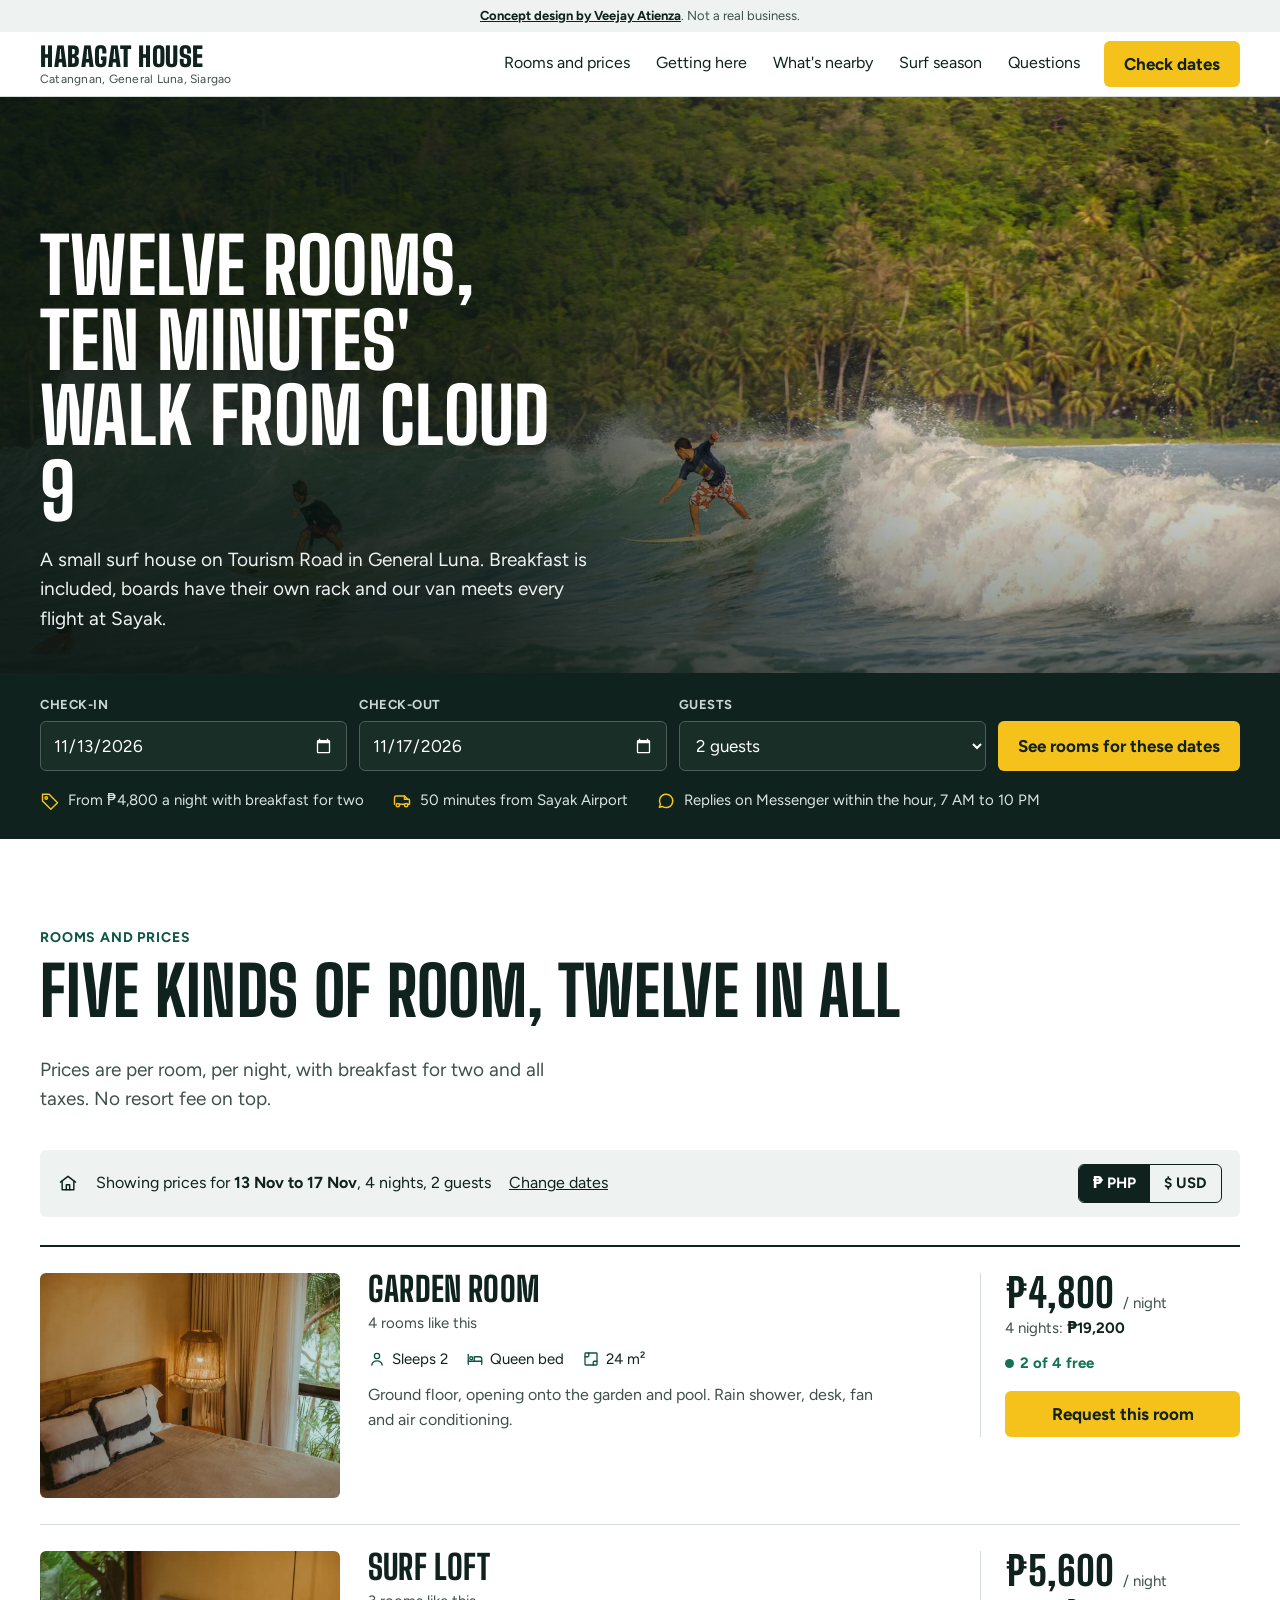
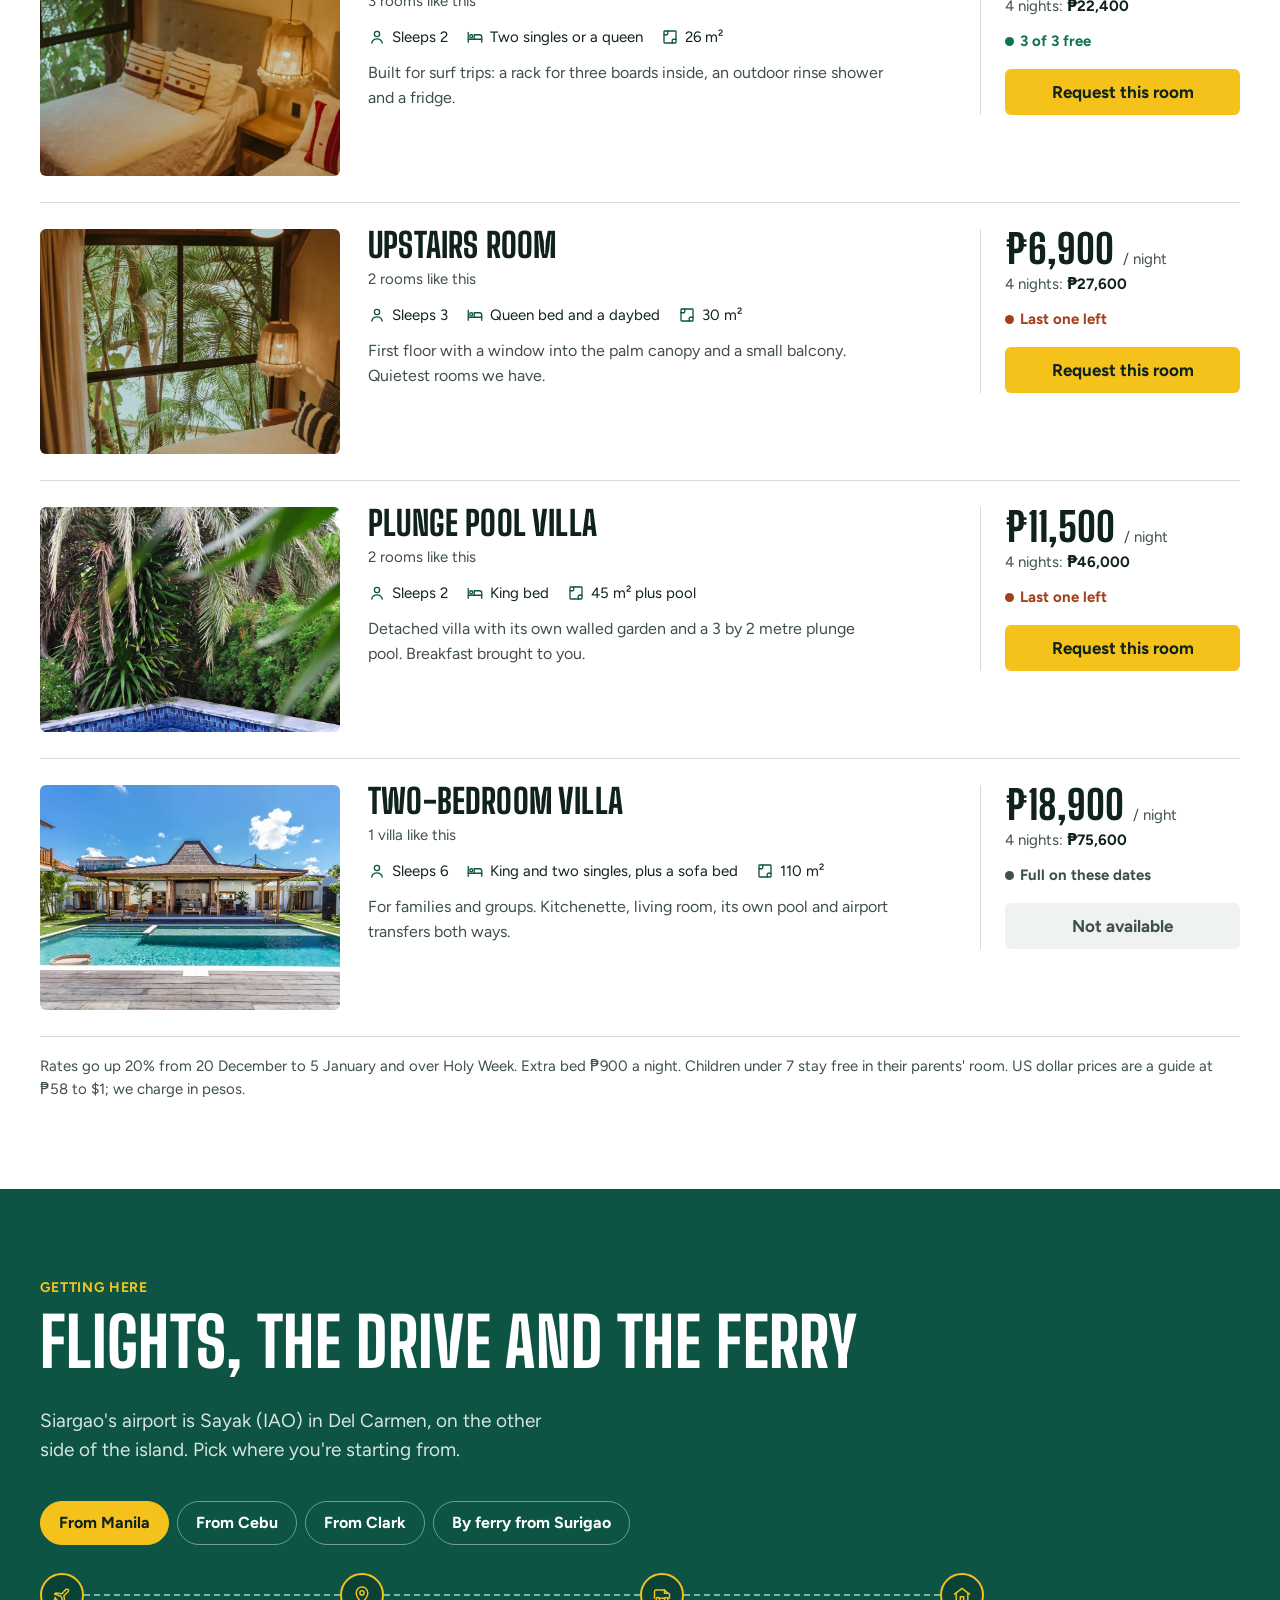
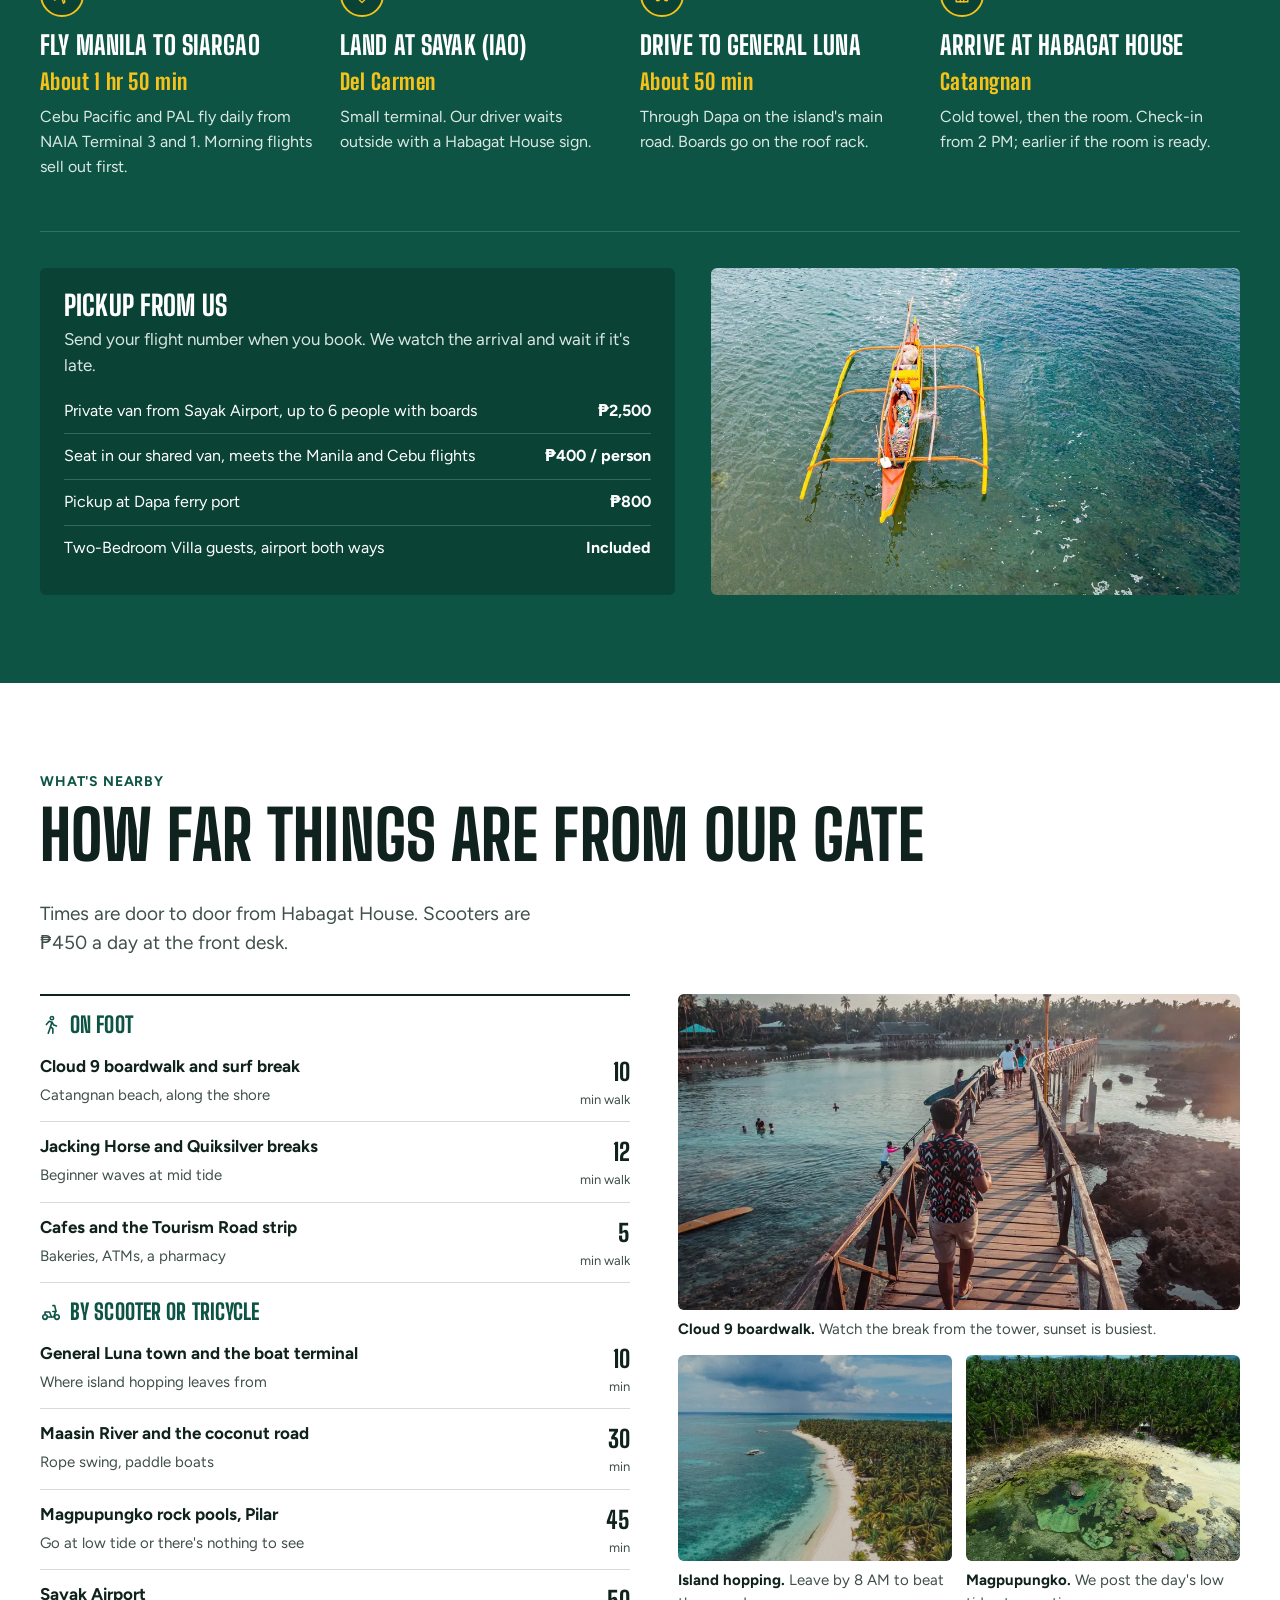
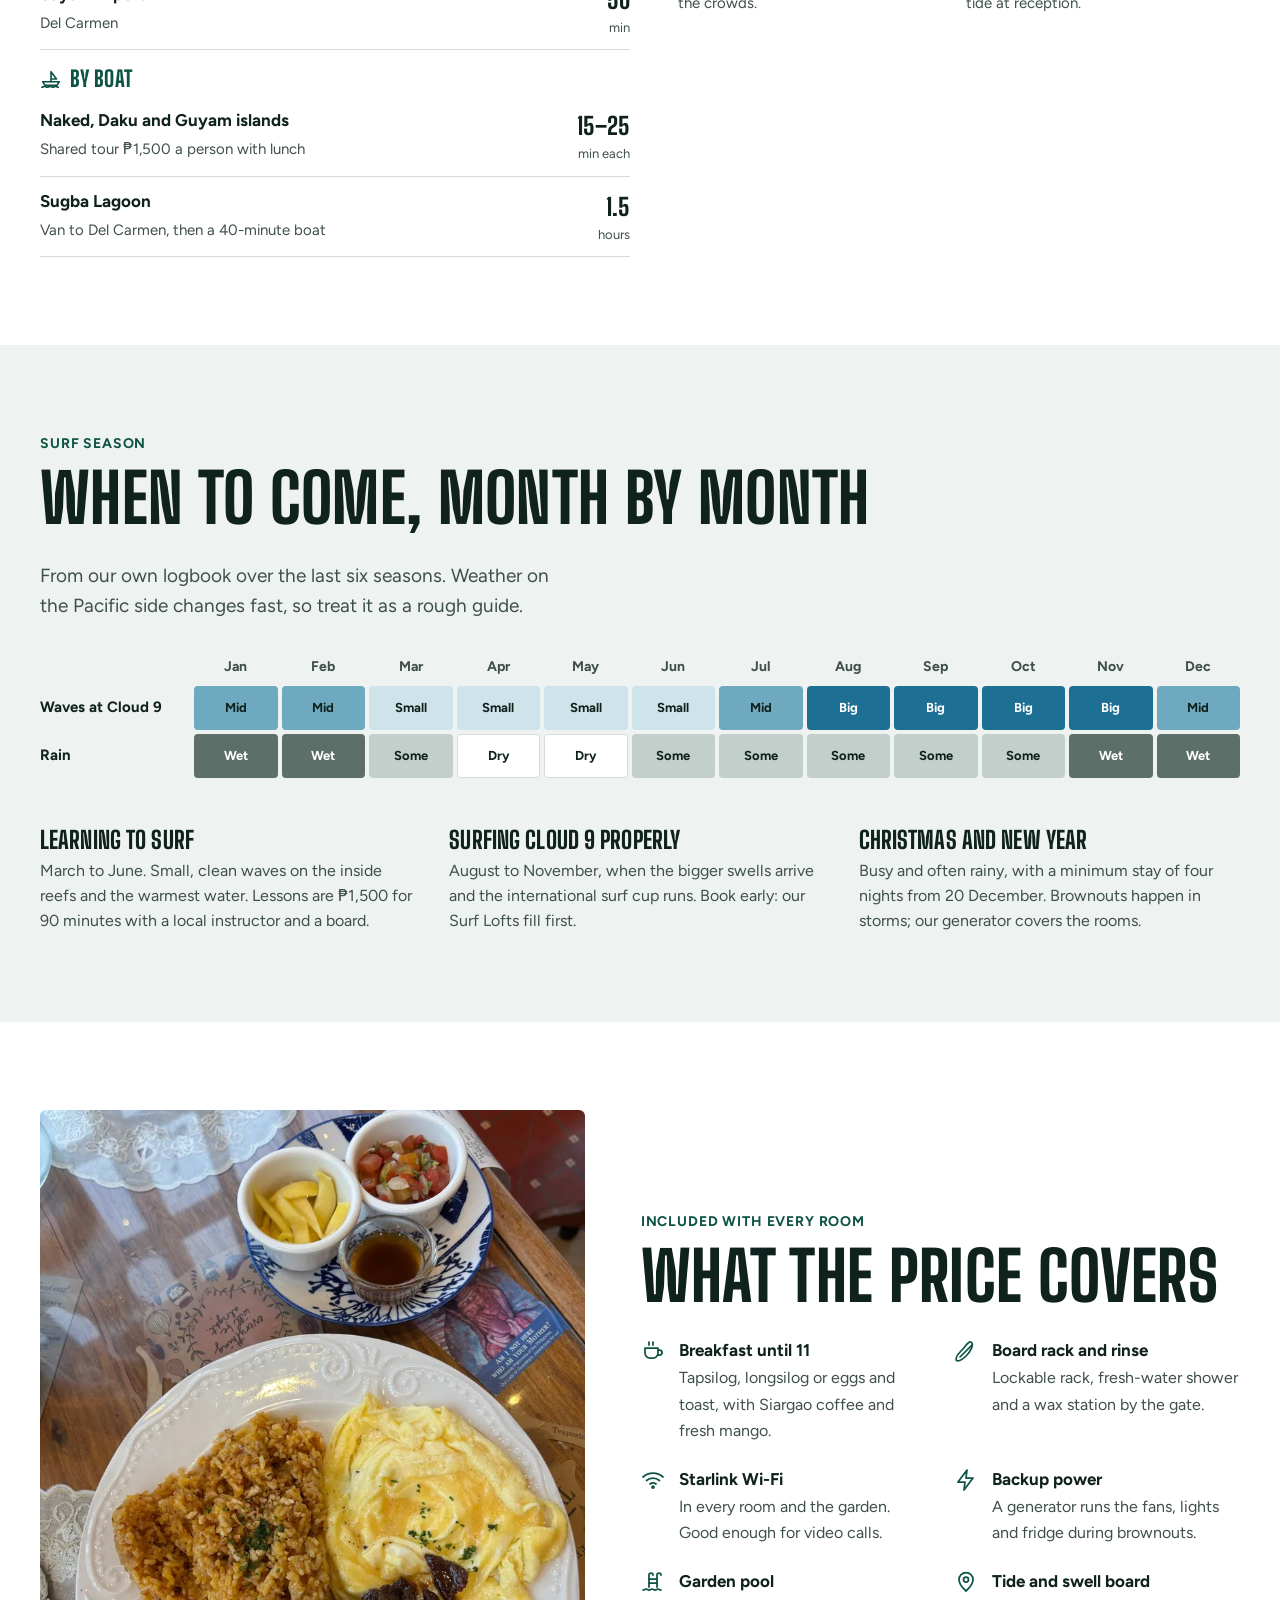
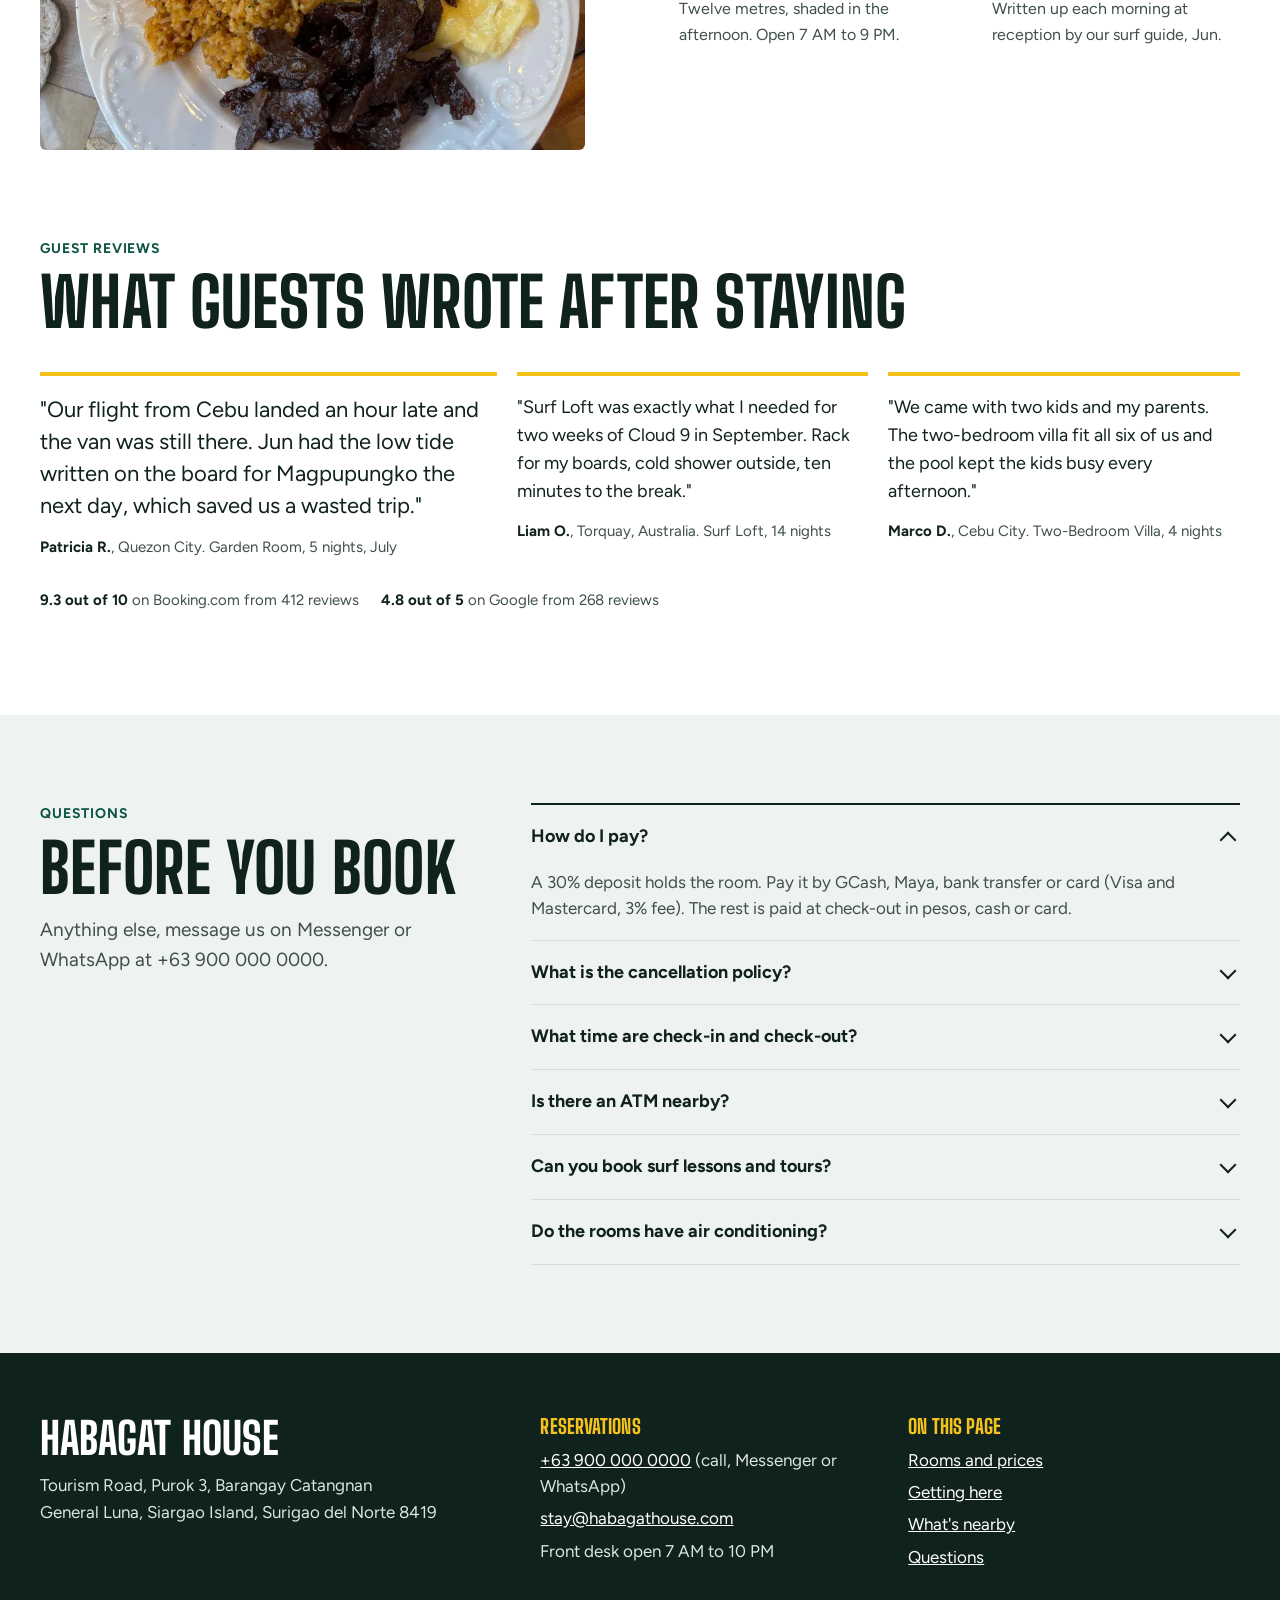
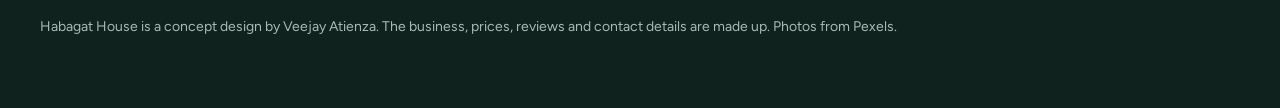
<file: concepts/resort/index.html>
<!doctype html>
<html lang="en">
<head>
<meta charset="utf-8">
<meta name="viewport" content="width=device-width, initial-scale=1">
<title>Habagat House, General Luna, Siargao</title>
<meta name="description" content="Twelve rooms and villas in Catangnan, General Luna, a 10-minute walk from Cloud 9. Rates with breakfast, airport pickup and what's nearby.">
<link rel="preconnect" href="https://fonts.googleapis.com">
<link rel="preconnect" href="https://fonts.gstatic.com" crossorigin>
<link href="https://fonts.googleapis.com/css2?family=Figtree:ital,wght@0,400;0,600;0,700;1,400&family=Big+Shoulders+Display:wght@700;800;900&display=swap" rel="stylesheet">
<style>
:root{
  --ink:#10221d;
  --ink-2:#3f4f4a;
  --line:#d5dcd8;
  --paper:#ffffff;
  --mist:#eef2f0;
  --reef:#0d5444;
  --reef-2:#0a4236;
  --sun:#f4c21b;
  --sun-2:#e2ad00;
  --sea:#1d6f93;
  --ok:#11734f;
  --low:#a3401c;
  --r:6px;
  --display:"Big Shoulders Display", "Arial Narrow", sans-serif;
  --body:"Figtree", system-ui, sans-serif;
}
*{box-sizing:border-box}
html{scroll-behavior:smooth;scroll-padding-top:72px}
@media (prefers-reduced-motion:reduce){html{scroll-behavior:auto}*{transition:none!important}}
body{margin:0;background:var(--paper);color:var(--ink);font-family:var(--body);font-size:17px;line-height:1.55;-webkit-font-smoothing:antialiased}
img{max-width:100%;height:auto;display:block}
a{color:inherit}
button,input,select{font:inherit;color:inherit}
:focus-visible{outline:3px solid var(--sea);outline-offset:2px}
.wrap{max-width:1240px;margin:0 auto;padding:0 20px}
.sr{position:absolute;width:1px;height:1px;overflow:hidden;clip:rect(0 0 0 0);white-space:nowrap}
.skip{position:absolute;left:-999px;top:0;background:var(--sun);padding:10px 14px;z-index:99}
.skip:focus{left:8px;top:8px}

h1,h2,h3{font-family:var(--display);font-weight:800;line-height:.98;letter-spacing:.005em;margin:0}
h2{font-size:clamp(40px,6vw,68px);text-transform:uppercase}
h3{font-size:28px;text-transform:uppercase}
.kicker{font-size:14px;font-weight:700;letter-spacing:.06em;text-transform:uppercase;color:var(--reef);margin:0 0 10px}
.lede{font-size:19px;max-width:44ch;color:var(--ink-2);margin:14px 0 0}
section{padding:88px 0}
.sec-head{display:flex;flex-wrap:wrap;justify-content:space-between;align-items:flex-end;gap:16px 40px;margin-bottom:36px}

.ico{width:20px;height:20px;fill:none;stroke:currentColor;stroke-width:1.75;stroke-linecap:round;stroke-linejoin:round;flex:none}

/* concept strip */
.concept{background:var(--mist);color:var(--ink-2);font-size:13px;text-align:center;padding:6px 16px}
.concept a{color:var(--ink);font-weight:700}

/* header */
.top{position:sticky;top:0;z-index:40;background:var(--paper);border-bottom:1px solid var(--line)}
.top .wrap{display:flex;align-items:center;gap:24px;height:64px}
.brand{text-decoration:none;display:flex;flex-direction:column;line-height:1}
.brand b{font-family:var(--display);font-weight:900;font-size:27px;letter-spacing:.02em;text-transform:uppercase}
.brand small{font-size:12px;color:var(--ink-2);margin-top:3px;letter-spacing:.02em}
.nav{display:flex;gap:26px;margin-left:auto}
.nav a{text-decoration:none;font-size:16px;padding:6px 0;border-bottom:2px solid transparent}
.nav a:hover{border-color:var(--sun)}
.btn{display:inline-flex;align-items:center;justify-content:center;gap:8px;min-height:46px;padding:0 20px;border-radius:var(--r);border:0;background:var(--sun);color:var(--ink);font-weight:700;text-decoration:none;cursor:pointer;white-space:nowrap}
.btn:hover{background:var(--sun-2)}
.btn.ghost{background:transparent;border:1.5px solid currentColor}
.btn.ghost:hover{background:rgba(255,255,255,.08)}
.btn.dark{background:var(--ink);color:#fff}
.btn.dark:hover{background:#000}
.menu-btn{display:none;margin-left:auto;background:none;border:1.5px solid var(--ink);border-radius:var(--r);height:42px;padding:0 12px;align-items:center;gap:8px;cursor:pointer}
@media (max-width:960px){
  .nav{display:none}
  .menu-btn{display:inline-flex}
  .top .btn{display:none}
  .nav.open{display:flex;position:absolute;left:0;right:0;top:64px;flex-direction:column;gap:0;background:var(--paper);border-bottom:1px solid var(--line);padding:6px 20px 14px}
  .nav.open a{padding:13px 0;border-bottom:1px solid var(--line);font-size:18px}
}

/* hero */
.hero{position:relative;padding:0;background:var(--ink);color:#fff}
.hero-photo{position:relative;height:min(64vh,620px);min-height:480px;overflow:hidden}
.hero-photo img{width:100%;height:100%;object-fit:cover;object-position:50% 40%}
.hero-photo::after{content:"";position:absolute;inset:0;background:linear-gradient(90deg,rgba(8,20,16,.88) 0%,rgba(8,20,16,.78) 38%,rgba(8,20,16,.35) 58%,rgba(8,20,16,0) 75%),linear-gradient(180deg,rgba(8,20,16,0) 55%,rgba(8,20,16,.55) 100%)}
.hero-copy{position:absolute;left:0;right:0;bottom:40px;z-index:2}
.hero h1{font-size:clamp(44px,6vw,86px);text-transform:uppercase;max-width:15ch}
.hero-sub{font-size:19px;max-width:46ch;margin:16px 0 0;color:#eef3f1}
.credit{position:absolute;right:16px;top:12px;font-size:12px;color:#fff;opacity:.85;z-index:2}

/* availability bar */
.avail{background:var(--ink);padding:22px 0 26px}
.avail form{display:grid;grid-template-columns:minmax(0,1fr) minmax(0,1fr) minmax(0,1fr) auto;gap:12px;align-items:end}
.field label{display:block;font-size:13px;font-weight:700;letter-spacing:.04em;text-transform:uppercase;color:#c9d6d1;margin-bottom:6px}
.field input,.field select{width:100%;min-width:0;max-width:100%;height:50px;border-radius:var(--r);border:1.5px solid #4b5f58;background:#182e27;color:#fff;padding:0 12px;color-scheme:dark}
.field input{-webkit-appearance:none;appearance:none;display:block}
.field input:focus,.field select:focus{border-color:var(--sun);outline:none;box-shadow:0 0 0 3px rgba(244,194,27,.35)}
.avail .btn{height:50px}
.facts{display:flex;flex-wrap:wrap;gap:8px 28px;margin:18px 0 0;padding:0;list-style:none;font-size:15px;color:#dbe5e1}
.facts li{display:flex;align-items:center;gap:8px}
.facts .ico{color:var(--sun)}
@media (max-width:860px){.avail form{grid-template-columns:minmax(0,1fr) minmax(0,1fr)}.hero-photo{min-height:440px;height:62vh}.hero-photo img{object-position:64% 18%}.hero-sub{font-size:17px}.hero-photo::after{background:linear-gradient(180deg,rgba(8,20,16,0) 0%,rgba(8,20,16,.35) 30%,rgba(8,20,16,.86) 52%,rgba(8,20,16,.94) 100%)}.avail .field.guests{grid-column:1/-1}.avail .btn{grid-column:1/-1}}

/* rooms */
.stay-line{display:flex;flex-wrap:wrap;align-items:center;gap:10px 18px;background:var(--mist);border-radius:var(--r);padding:14px 18px;margin-bottom:28px;font-size:16px}
.stay-line strong{font-weight:700}
.cur{margin-left:auto;display:inline-flex;border:1.5px solid var(--ink);border-radius:var(--r);overflow:hidden}
.cur button{border:0;background:transparent;padding:7px 14px;cursor:pointer;font-weight:700;font-size:15px}
.cur button[aria-pressed="true"]{background:var(--ink);color:#fff}
.rooms{list-style:none;margin:0;padding:0;border-top:2px solid var(--ink)}
.room{display:grid;grid-template-columns:300px 1fr 260px;gap:28px;padding:26px 0;border-bottom:1px solid var(--line);align-items:start}
.room img{width:100%;aspect-ratio:4/3;object-fit:cover;border-radius:var(--r)}
.room h3{font-size:34px}
.room .count{font-size:15px;color:var(--ink-2);margin:6px 0 12px}
.specs{display:flex;flex-wrap:wrap;gap:6px 18px;list-style:none;margin:0 0 12px;padding:0;font-size:15px}
.specs li{display:flex;align-items:center;gap:6px}
.specs .ico{width:18px;height:18px;color:var(--reef)}
.room p.desc{margin:0;color:var(--ink-2);max-width:52ch;font-size:16px}
.price{border-left:1px solid var(--line);padding-left:24px;display:flex;flex-direction:column;gap:4px}
.price .per{font-family:var(--display);font-weight:800;font-size:40px;line-height:1}
.price .per span{font-family:var(--body);font-size:15px;font-weight:400;color:var(--ink-2)}
.price .total{font-size:15px;color:var(--ink-2)}
.price .total b{color:var(--ink)}
.status{display:inline-flex;align-items:center;gap:6px;font-size:15px;font-weight:700;margin:8px 0 12px}
.status::before{content:"";width:9px;height:9px;border-radius:50%;background:currentColor}
.status.ok{color:var(--ok)}
.status.low{color:var(--low)}
.status.none{color:var(--ink-2)}
.price .btn{width:100%}
.price .btn[disabled]{background:var(--mist);color:var(--ink-2);cursor:not-allowed}
.rates-note{font-size:15px;color:var(--ink-2);margin:18px 0 0}
@media (max-width:1000px){.room{grid-template-columns:220px 1fr}.price{grid-column:1/-1;border-left:0;padding-left:0;border-top:1px dashed var(--line);padding-top:16px;display:grid;grid-template-columns:1fr 1fr;align-items:center;gap:6px 16px}.price .btn{grid-column:2;grid-row:1/4}}
@media (max-width:600px){.room{grid-template-columns:1fr;gap:16px}.price{grid-template-columns:1fr}.price .btn{grid-column:auto;grid-row:auto}.cur{margin-left:0}}

/* getting here */
.here{background:var(--reef);color:#fff}
.here .kicker{color:var(--sun)}
.here .lede{color:#d8e6e1}
.tabs{display:flex;flex-wrap:wrap;gap:8px;margin-bottom:28px}
.tabs button{background:transparent;border:1.5px solid #6f9d90;color:#fff;border-radius:999px;padding:9px 18px;cursor:pointer;font-weight:700;font-size:16px}
.tabs button[aria-selected="true"]{background:var(--sun);border-color:var(--sun);color:var(--ink)}
.route{list-style:none;margin:0;padding:0;display:grid;grid-template-columns:repeat(4,1fr);gap:0;position:relative}
.leg{position:relative;padding:0 22px 0 0}
.leg .dot{width:44px;height:44px;border-radius:50%;background:var(--reef-2);border:2px solid var(--sun);display:grid;place-items:center;color:var(--sun);position:relative;z-index:1}
.leg:not(:last-child)::before{content:"";position:absolute;top:21px;left:44px;right:0;border-top:2px dashed #7fb0a3}
.leg h3{font-size:26px;margin:16px 0 6px}
.leg .time{font-family:var(--display);font-weight:800;font-size:22px;color:var(--sun);letter-spacing:.02em}
.leg p{margin:6px 0 0;color:#dbe8e4;font-size:16px;max-width:30ch}
.here-foot{display:grid;grid-template-columns:1.2fr 1fr;gap:36px;margin-top:52px;padding-top:36px;border-top:1px solid #2f7363}
.pickup{background:var(--reef-2);border-radius:var(--r);padding:24px}
.pickup table{width:100%;border-collapse:collapse;font-size:16px}
.pickup th,.pickup td{text-align:left;padding:10px 0;border-bottom:1px solid #2f6a5c;vertical-align:top}
.pickup td:last-child{text-align:right;font-weight:700;white-space:nowrap;padding-left:12px}
.pickup tr:last-child td{border-bottom:0}
.here-foot img{border-radius:var(--r);width:100%;height:100%;object-fit:cover;min-height:240px}
@media (max-width:860px){
  .route{grid-template-columns:1fr;gap:0}
  .leg{padding:0 0 26px 64px}
  .leg .dot{position:absolute;left:0;top:0}
  .leg h3{margin-top:6px}
  .leg:not(:last-child)::before{top:44px;bottom:0;left:21px;right:auto;border-top:0;border-left:2px dashed #7fb0a3}
  .here-foot{grid-template-columns:1fr}
}

/* nearby */
.near-grid{display:grid;grid-template-columns:1.05fr 1fr;gap:48px;align-items:start}
.board{border-top:2px solid var(--ink)}
.board h3{font-size:22px;padding:18px 0 6px;display:flex;align-items:center;gap:8px;color:var(--reef)}
.board h3 .ico{width:22px;height:22px}
.board ul{list-style:none;margin:0;padding:0}
.board li{display:grid;grid-template-columns:1fr auto;gap:2px 16px;padding:11px 0;border-bottom:1px solid var(--line)}
.board li b{font-weight:700}
.board li span{color:var(--ink-2);font-size:15px;grid-column:1}
.board li em{font-style:normal;font-family:var(--display);font-weight:800;font-size:24px;grid-row:1/3;grid-column:2;align-self:center;text-align:right;min-width:84px}
.board li em small{font-family:var(--body);font-weight:400;font-size:13px;display:block;color:var(--ink-2)}
.pics{display:grid;grid-template-columns:1fr 1fr;gap:14px;position:sticky;top:88px}
.pics figure{margin:0}
.pics figure.wide{grid-column:1/-1}
.pics img{width:100%;aspect-ratio:4/3;object-fit:cover;border-radius:var(--r)}
.pics figure.wide img{aspect-ratio:16/9}
.pics figcaption{font-size:15px;margin-top:8px;color:var(--ink-2)}
.pics figcaption b{color:var(--ink)}
@media (max-width:900px){.near-grid{grid-template-columns:1fr}.pics{position:static}}

/* surf season */
.season{background:var(--mist)}
.months{display:grid;grid-template-columns:150px repeat(12,1fr);gap:4px;font-size:15px}
.months .lab{font-weight:700;align-self:center}
.months .m{text-align:center;font-weight:700;font-size:14px;padding-bottom:4px;color:var(--ink-2)}
.cell{height:44px;border-radius:4px;display:grid;place-items:center;font-size:13px;font-weight:700}
.w1{background:#cfe3ea;color:var(--ink)} .w2{background:#6fa9c0;color:var(--ink)} .w3{background:#1d6f93;color:#fff}
.r1{background:#fff;color:var(--ink);border:1px solid var(--line)} .r2{background:#c2cfca;color:var(--ink)} .r3{background:#5d6f69;color:#fff}
.legend{display:flex;flex-wrap:wrap;gap:8px 22px;margin-top:16px;font-size:15px;color:var(--ink-2)}
.season-notes{display:grid;grid-template-columns:repeat(3,1fr);gap:28px;margin-top:44px}
.season-notes h3{font-size:24px;margin-bottom:8px}
.season-notes p{margin:0;color:var(--ink-2);font-size:16px}
.scroll-x{overflow-x:auto;-webkit-overflow-scrolling:touch;padding-bottom:6px}
.scroll-x .months{min-width:760px}
@media (max-width:860px){.season-notes{grid-template-columns:1fr}.months{grid-template-columns:110px repeat(12,1fr)}}

/* included */
.incl{display:grid;grid-template-columns:1fr 1.1fr;gap:56px;align-items:center}
.incl img{border-radius:var(--r);aspect-ratio:4/5;object-fit:cover;width:100%;max-height:640px}
.inc-list{list-style:none;padding:0;margin:28px 0 0;display:grid;grid-template-columns:1fr 1fr;gap:22px 28px}
.inc-list li{display:grid;grid-template-columns:28px 1fr;gap:10px}
.inc-list .ico{width:24px;height:24px;color:var(--reef);margin-top:2px}
.inc-list b{display:block}
.inc-list span{color:var(--ink-2);font-size:16px}
@media (max-width:900px){.incl{grid-template-columns:1fr}.incl img{aspect-ratio:16/10}}
@media (max-width:520px){.inc-list{grid-template-columns:1fr}}

/* reviews */
.reviews{list-style:none;margin:0;padding:0;display:grid;grid-template-columns:1.3fr 1fr 1fr;gap:20px}
.reviews li{border-top:4px solid var(--sun);padding-top:18px}
.reviews blockquote{margin:0;font-size:18px}
.reviews li:first-child blockquote{font-size:22px;line-height:1.45}
.reviews cite{display:block;font-style:normal;margin-top:14px;color:var(--ink-2);font-size:15px}
.reviews cite b{color:var(--ink)}
.score{display:flex;flex-wrap:wrap;gap:6px 22px;margin-top:30px;font-size:15px;color:var(--ink-2)}
@media (max-width:900px){.reviews{grid-template-columns:1fr}}

/* faq */
.faq-grid{display:grid;grid-template-columns:1fr 1.6fr;gap:48px}
details{border-bottom:1px solid var(--line)}
details:first-of-type{border-top:2px solid var(--ink)}
summary{cursor:pointer;list-style:none;padding:18px 36px 18px 0;font-weight:700;font-size:18px;position:relative}
summary::-webkit-details-marker{display:none}
summary::after{content:"";position:absolute;right:6px;top:24px;width:10px;height:10px;border-right:2px solid var(--ink);border-bottom:2px solid var(--ink);transform:rotate(45deg);transition:transform .2s}
details[open] summary::after{transform:rotate(-135deg);top:29px}
details p{margin:0 0 18px;color:var(--ink-2);max-width:60ch}
@media (max-width:900px){.faq-grid{grid-template-columns:1fr;gap:24px}}

/* footer */
footer{background:var(--ink);color:#dbe5e1;padding:64px 0 110px}
.foot{display:grid;grid-template-columns:1.4fr 1fr 1fr;gap:36px}
footer h2{color:#fff;font-size:44px}
footer h3{font-size:20px;color:var(--sun);margin-bottom:10px}
footer p{margin:0 0 6px}
footer a{color:#fff}
.small{font-size:14px;color:#a9bab4;margin-top:40px}
@media (max-width:860px){.foot{grid-template-columns:1fr}}
@media (min-width:861px){footer{padding-bottom:64px}}

/* mobile sticky bar */
.mbar{position:fixed;left:0;right:0;bottom:0;z-index:50;background:var(--paper);border-top:1px solid var(--line);display:none;align-items:center;gap:12px;padding:10px 16px calc(10px + env(safe-area-inset-bottom))}
.mbar div{font-size:14px;line-height:1.25;color:var(--ink-2)}
.mbar div b{display:block;font-size:18px;color:var(--ink)}
.mbar .btn{margin-left:auto}
@media (max-width:860px){.mbar{display:flex;transform:translateY(110%);transition:transform .25s}.mbar.show{transform:none}}

/* booking drawer */
.drawer{border:0;padding:0;margin:0 0 0 auto;height:100%;max-height:100%;width:min(460px,100%);background:var(--paper);color:var(--ink)}
.drawer::backdrop{background:rgba(8,20,16,.55)}
.drawer .in{padding:24px;display:flex;flex-direction:column;gap:16px;min-height:100%}
.drawer header{display:flex;justify-content:space-between;align-items:center}
.drawer header h2{font-size:34px}
.x{background:none;border:1.5px solid var(--ink);border-radius:var(--r);width:42px;height:42px;cursor:pointer;display:grid;place-items:center}
.sum{background:var(--mist);border-radius:var(--r);padding:16px}
.sum dl{display:grid;grid-template-columns:auto 1fr;gap:6px 0;margin:0;font-size:16px}
.sum dt{color:var(--ink-2);padding-right:16px}
.sum dd{margin:0;text-align:right;font-weight:700}
.sum .grand{border-top:1px solid var(--line);padding-top:8px;margin-top:4px;font-size:18px}
.drawer .f label{display:block;font-weight:700;font-size:15px;margin-bottom:5px}
.drawer .f input,.drawer .f select{width:100%;height:48px;border:1.5px solid #9aa8a3;border-radius:var(--r);padding:0 12px;background:#fff}
.drawer .f input:focus,.drawer .f select:focus{border-color:var(--sea);outline:none;box-shadow:0 0 0 3px rgba(29,111,147,.25)}
.drawer .note{font-size:14px;color:var(--ink-2);margin:0}
.done{display:none;background:#e5f3ec;border-radius:var(--r);padding:16px;color:var(--ink)}
</style>
</head>
<body>
<a class="skip" href="#rooms">Skip to rooms and prices</a>

<div class="concept"><a href="https://atienzaveejay.github.io/ui-design/">Concept design by Veejay Atienza</a>. Not a real business.</div>

<svg width="0" height="0" style="position:absolute" aria-hidden="true">
  <symbol id="i-plane" viewBox="0 0 24 24"><path d="M10.5 13.5 3 11l1.5-1.5 7.5 1 4-4.5c1-1 2.6-1.2 3.3-.5s.5 2.3-.5 3.3L14.3 13l1 7.5L13.8 22l-2.5-7.5"/><path d="m6 17-3 1 1-3"/></symbol>
  <symbol id="i-van" viewBox="0 0 24 24"><path d="M3 16V8a2 2 0 0 1 2-2h10l4 4h1a1 1 0 0 1 1 1v5h-2"/><path d="M9 16h6"/><circle cx="7" cy="17" r="2"/><circle cx="17" cy="17" r="2"/><path d="M15 6v4h4"/></symbol>
  <symbol id="i-boat" viewBox="0 0 24 24"><path d="M3 15h18l-2.5 4h-13z"/><path d="M12 15V4l6 8h-6"/><path d="M2 21c1.5 0 1.5-1 3-1s1.5 1 3 1 1.5-1 3-1 1.5 1 3 1 1.5-1 3-1 1.5 1 3 1"/></symbol>
  <symbol id="i-house" viewBox="0 0 24 24"><path d="M3 11 12 4l9 7"/><path d="M5 10v10h14V10"/><path d="M10 20v-6h4v6"/></symbol>
  <symbol id="i-walk" viewBox="0 0 24 24"><circle cx="13" cy="4.5" r="1.8"/><path d="m9 21 2.5-7L14 16v5"/><path d="M7 11.5 10 8l3 1 2 3 3 1"/><path d="M11.5 14 13 9"/></symbol>
  <symbol id="i-scooter" viewBox="0 0 24 24"><circle cx="5.5" cy="17.5" r="2.5"/><circle cx="18.5" cy="17.5" r="2.5"/><path d="M8 17.5h7l2-6h-3"/><path d="M14 5h2l1.5 6.5"/><path d="M5.5 15V12h5l2 5.5"/></symbol>
  <symbol id="i-bed" viewBox="0 0 24 24"><path d="M3 19V6"/><path d="M3 15h18v4"/><path d="M21 15v-3a3 3 0 0 0-3-3h-7v6"/><circle cx="7" cy="11" r="2"/></symbol>
  <symbol id="i-user" viewBox="0 0 24 24"><circle cx="12" cy="8" r="3.5"/><path d="M5 20c.8-3.5 3.6-5.5 7-5.5s6.2 2 7 5.5"/></symbol>
  <symbol id="i-size" viewBox="0 0 24 24"><rect x="4" y="4" width="16" height="16" rx="1"/><path d="M9 4v4M4 9h4M15 20v-4M20 15h-4"/></symbol>
  <symbol id="i-wave" viewBox="0 0 24 24"><path d="M2 17c2.5 0 3.5-2 6-2s3.5 2 6 2 3.5-2 6-2"/><path d="M4 12c0-4 3-7 7-7 2.5 0 4 1.5 4 3.5 0 1.5-1 2.5-2.5 2.5"/></symbol>
  <symbol id="i-pool" viewBox="0 0 24 24"><path d="M8 17V5a2 2 0 0 1 4 0"/><path d="M16 17V5a2 2 0 0 1 4 0"/><path d="M8 9h8M8 13h8"/><path d="M2 20c1.5 0 1.5-1 3-1s1.5 1 3 1 1.5-1 3-1 1.5 1 3 1 1.5-1 3-1 1.5 1 3 1"/></symbol>
  <symbol id="i-cup" viewBox="0 0 24 24"><path d="M4 9h13v5a5 5 0 0 1-5 5H9a5 5 0 0 1-5-5z"/><path d="M17 11h1.5a2.5 2.5 0 0 1 0 5H17"/><path d="M8 3v3M12 3v3"/></symbol>
  <symbol id="i-wifi" viewBox="0 0 24 24"><path d="M2 9a15 15 0 0 1 20 0"/><path d="M5.5 12.5a10 10 0 0 1 13 0"/><path d="M9 16a5 5 0 0 1 6 0"/><circle cx="12" cy="19" r="1"/></symbol>
  <symbol id="i-bolt" viewBox="0 0 24 24"><path d="M13 2 4 14h7l-1 8 9-12h-7z"/></symbol>
  <symbol id="i-board" viewBox="0 0 24 24"><path d="M17.5 3.5c2.5 2.5-1 9-5 13s-8 6-10 5c-1-2 1-6 5-10s7.5-10.5 10-8z"/><path d="M6 18 18 6"/></symbol>
  <symbol id="i-pin" viewBox="0 0 24 24"><path d="M12 21s-7-6.2-7-11.5A7 7 0 0 1 19 9.5C19 14.8 12 21 12 21z"/><circle cx="12" cy="9.5" r="2.5"/></symbol>
  <symbol id="i-tag" viewBox="0 0 24 24"><path d="M3 12V4h8l10 10-8 8z"/><circle cx="7.5" cy="8.5" r="1.5"/></symbol>
  <symbol id="i-menu" viewBox="0 0 24 24"><path d="M4 7h16M4 12h16M4 17h16"/></symbol>
  <symbol id="i-x" viewBox="0 0 24 24"><path d="M6 6l12 12M18 6 6 18"/></symbol>
  <symbol id="i-chat" viewBox="0 0 24 24"><path d="M4 19.5 5.3 16A8 8 0 1 1 8 18.7z"/></symbol>
  <symbol id="i-scooterkey" viewBox="0 0 24 24"><circle cx="8" cy="14" r="4"/><path d="m11 11 9-9M17 5l2 2M15 7l2 2"/></symbol>
</svg>

<header class="top">
  <div class="wrap">
    <a class="brand" href="#top" aria-label="Habagat House, home">
      <b>Habagat House</b>
      <small>Catangnan, General Luna, Siargao</small>
    </a>
    <nav class="nav" id="nav" aria-label="Main">
      <a href="#rooms">Rooms and prices</a>
      <a href="#getting-here">Getting here</a>
      <a href="#nearby">What's nearby</a>
      <a href="#season">Surf season</a>
      <a href="#faq">Questions</a>
    </nav>
    <a class="btn" href="#dates">Check dates</a>
    <button class="menu-btn" aria-expanded="false" aria-controls="nav"><svg class="ico"><use href="#i-menu"/></svg>Menu</button>
  </div>
</header>

<main id="top">
  <section class="hero" aria-labelledby="hero-h">
    <div class="hero-photo">
      <img src="img/hero.webp" alt="Two surfers riding a green wave in front of a coconut-covered hillside" width="1920" height="1280" fetchpriority="high">
      <div class="hero-copy">
        <div class="wrap">
          <h1 id="hero-h">Twelve rooms, ten minutes' walk from Cloud 9</h1>
          <p class="hero-sub">A small surf house on Tourism Road in General Luna. Breakfast is included, boards have their own rack and our van meets every flight at Sayak.</p>
        </div>
      </div>
    </div>
    <div class="avail" id="dates">
      <div class="wrap">
        <form id="dateForm" aria-label="Check availability">
          <div class="field"><label for="in">Check-in</label><input type="date" id="in" required></div>
          <div class="field"><label for="out">Check-out</label><input type="date" id="out" required></div>
          <div class="field guests"><label for="guests">Guests</label>
            <select id="guests">
              <option value="1">1 guest</option>
              <option value="2" selected>2 guests</option>
              <option value="3">3 guests</option>
              <option value="4">4 guests</option>
              <option value="5">5 guests</option>
              <option value="6">6 guests</option>
            </select>
          </div>
          <button class="btn" type="submit">See rooms for these dates</button>
        </form>
        <ul class="facts">
          <li><svg class="ico"><use href="#i-tag"/></svg>From ₱4,800 a night with breakfast for two</li>
          <li><svg class="ico"><use href="#i-van"/></svg>50 minutes from Sayak Airport</li>
          <li><svg class="ico"><use href="#i-chat"/></svg>Replies on Messenger within the hour, 7 AM to 10 PM</li>
        </ul>
      </div>
    </div>
  </section>

  <section id="rooms" aria-labelledby="rooms-h">
    <div class="wrap">
      <div class="sec-head">
        <div>
          <p class="kicker">Rooms and prices</p>
          <h2 id="rooms-h">Five kinds of room, twelve in all</h2>
        </div>
        <p class="lede">Prices are per room, per night, with breakfast for two and all taxes. No resort fee on top.</p>
      </div>

      <div class="stay-line" aria-live="polite">
        <svg class="ico" aria-hidden="true"><use href="#i-house"/></svg>
        <span id="stayText">Showing prices for <strong>13 to 17 Nov</strong>, 4 nights, 2 guests</span>
        <a href="#dates">Change dates</a>
        <div class="cur" role="group" aria-label="Currency">
          <button type="button" data-cur="PHP" aria-pressed="true">₱ PHP</button>
          <button type="button" data-cur="USD" aria-pressed="false">$ USD</button>
        </div>
      </div>

      <ul class="rooms" id="roomList"></ul>
      <p class="rates-note">Rates go up 20% from 20 December to 5 January and over Holy Week. Extra bed ₱900 a night. Children under 7 stay free in their parents' room. US dollar prices are a guide at ₱58 to $1; we charge in pesos.</p>
    </div>
  </section>

  <section class="here" id="getting-here" aria-labelledby="here-h">
    <div class="wrap">
      <div class="sec-head">
        <div>
          <p class="kicker">Getting here</p>
          <h2 id="here-h">Flights, the drive and the ferry</h2>
        </div>
        <p class="lede">Siargao's airport is Sayak (IAO) in Del Carmen, on the other side of the island. Pick where you're starting from.</p>
      </div>

      <div class="tabs" role="tablist" aria-label="Starting point">
        <button role="tab" id="t-mnl" aria-selected="true" aria-controls="p-route" data-route="mnl">From Manila</button>
        <button role="tab" id="t-ceb" aria-selected="false" aria-controls="p-route" data-route="ceb" tabindex="-1">From Cebu</button>
        <button role="tab" id="t-crk" aria-selected="false" aria-controls="p-route" data-route="crk" tabindex="-1">From Clark</button>
        <button role="tab" id="t-ferry" aria-selected="false" aria-controls="p-route" data-route="ferry" tabindex="-1">By ferry from Surigao</button>
      </div>
      <div role="tabpanel" id="p-route" aria-labelledby="t-mnl">
        <ol class="route" id="route"></ol>
      </div>

      <div class="here-foot">
        <div class="pickup">
          <h3>Pickup from us</h3>
          <p style="margin:6px 0 10px;color:#d8e6e1">Send your flight number when you book. We watch the arrival and wait if it's late.</p>
          <table>
            <caption class="sr">Transfer prices</caption>
            <tbody>
              <tr><td>Private van from Sayak Airport, up to 6 people with boards</td><td>₱2,500</td></tr>
              <tr><td>Seat in our shared van, meets the Manila and Cebu flights</td><td>₱400 / person</td></tr>
              <tr><td>Pickup at Dapa ferry port</td><td>₱800</td></tr>
              <tr><td>Two-Bedroom Villa guests, airport both ways</td><td>Included</td></tr>
            </tbody>
          </table>
        </div>
        <img src="img/bangka.webp" alt="A blue and yellow outrigger bangka seen from above on clear green water" width="1000" height="562" loading="lazy">
      </div>
    </div>
  </section>

  <section id="nearby" aria-labelledby="near-h">
    <div class="wrap">
      <div class="sec-head">
        <div>
          <p class="kicker">What's nearby</p>
          <h2 id="near-h">How far things are from our gate</h2>
        </div>
        <p class="lede">Times are door to door from Habagat House. Scooters are ₱450 a day at the front desk.</p>
      </div>
      <div class="near-grid">
        <div class="board">
          <h3><svg class="ico"><use href="#i-walk"/></svg>On foot</h3>
          <ul>
            <li><b>Cloud 9 boardwalk and surf break</b><span>Catangnan beach, along the shore</span><em>10<small>min walk</small></em></li>
            <li><b>Jacking Horse and Quiksilver breaks</b><span>Beginner waves at mid tide</span><em>12<small>min walk</small></em></li>
            <li><b>Cafes and the Tourism Road strip</b><span>Bakeries, ATMs, a pharmacy</span><em>5<small>min walk</small></em></li>
          </ul>
          <h3><svg class="ico"><use href="#i-scooter"/></svg>By scooter or tricycle</h3>
          <ul>
            <li><b>General Luna town and the boat terminal</b><span>Where island hopping leaves from</span><em>10<small>min</small></em></li>
            <li><b>Maasin River and the coconut road</b><span>Rope swing, paddle boats</span><em>30<small>min</small></em></li>
            <li><b>Magpupungko rock pools, Pilar</b><span>Go at low tide or there's nothing to see</span><em>45<small>min</small></em></li>
            <li><b>Sayak Airport</b><span>Del Carmen</span><em>50<small>min</small></em></li>
          </ul>
          <h3><svg class="ico"><use href="#i-boat"/></svg>By boat</h3>
          <ul>
            <li><b>Naked, Daku and Guyam islands</b><span>Shared tour ₱1,500 a person with lunch</span><em>15–25<small>min each</small></em></li>
            <li><b>Sugba Lagoon</b><span>Van to Del Carmen, then a 40-minute boat</span><em>1.5<small>hours</small></em></li>
          </ul>
        </div>
        <div class="pics">
          <figure class="wide"><img src="img/cloud9-boardwalk.webp" alt="People walking out along the wooden Cloud 9 boardwalk over the reef at golden hour" width="1000" height="666" loading="lazy"><figcaption><b>Cloud 9 boardwalk.</b> Watch the break from the tower, sunset is busiest.</figcaption></figure>
          <figure><img src="img/island-hopping.webp" alt="Aerial view of a palm-lined white sand island with turquoise water" width="1000" height="562" loading="lazy"><figcaption><b>Island hopping.</b> Leave by 8 AM to beat the crowds.</figcaption></figure>
          <figure><img src="img/rock-pools.webp" alt="Rocky shoreline with green tidal pools next to a coconut forest" width="1000" height="750" loading="lazy"><figcaption><b>Magpupungko.</b> We post the day's low tide at reception.</figcaption></figure>
        </div>
      </div>
    </div>
  </section>

  <section class="season" id="season" aria-labelledby="season-h">
    <div class="wrap">
      <div class="sec-head">
        <div>
          <p class="kicker">Surf season</p>
          <h2 id="season-h">When to come, month by month</h2>
        </div>
        <p class="lede">From our own logbook over the last six seasons. Weather on the Pacific side changes fast, so treat it as a rough guide.</p>
      </div>
      <div class="scroll-x" tabindex="0" aria-label="Month by month waves and rain, scrolls sideways on small screens">
        <div class="months" role="table" aria-label="Waves and rain by month">
          <div role="row" style="display:contents">
            <span role="columnheader"><span class="sr">Measure</span></span>
            <span role="columnheader" class="m">Jan</span><span role="columnheader" class="m">Feb</span><span role="columnheader" class="m">Mar</span><span role="columnheader" class="m">Apr</span><span role="columnheader" class="m">May</span><span role="columnheader" class="m">Jun</span><span role="columnheader" class="m">Jul</span><span role="columnheader" class="m">Aug</span><span role="columnheader" class="m">Sep</span><span role="columnheader" class="m">Oct</span><span role="columnheader" class="m">Nov</span><span role="columnheader" class="m">Dec</span>
          </div>
          <div role="row" style="display:contents">
            <span role="rowheader" class="lab">Waves at Cloud 9</span>
            <span role="cell" class="cell w2">Mid</span><span role="cell" class="cell w2">Mid</span><span role="cell" class="cell w1">Small</span><span role="cell" class="cell w1">Small</span><span role="cell" class="cell w1">Small</span><span role="cell" class="cell w1">Small</span><span role="cell" class="cell w2">Mid</span><span role="cell" class="cell w3">Big</span><span role="cell" class="cell w3">Big</span><span role="cell" class="cell w3">Big</span><span role="cell" class="cell w3">Big</span><span role="cell" class="cell w2">Mid</span>
          </div>
          <div role="row" style="display:contents">
            <span role="rowheader" class="lab">Rain</span>
            <span role="cell" class="cell r3">Wet</span><span role="cell" class="cell r3">Wet</span><span role="cell" class="cell r2">Some</span><span role="cell" class="cell r1">Dry</span><span role="cell" class="cell r1">Dry</span><span role="cell" class="cell r2">Some</span><span role="cell" class="cell r2">Some</span><span role="cell" class="cell r2">Some</span><span role="cell" class="cell r2">Some</span><span role="cell" class="cell r2">Some</span><span role="cell" class="cell r3">Wet</span><span role="cell" class="cell r3">Wet</span>
          </div>
        </div>
      </div>
      <div class="season-notes">
        <div><h3>Learning to surf</h3><p>March to June. Small, clean waves on the inside reefs and the warmest water. Lessons are ₱1,500 for 90 minutes with a local instructor and a board.</p></div>
        <div><h3>Surfing Cloud 9 properly</h3><p>August to November, when the bigger swells arrive and the international surf cup runs. Book early: our Surf Lofts fill first.</p></div>
        <div><h3>Christmas and New Year</h3><p>Busy and often rainy, with a minimum stay of four nights from 20 December. Brownouts happen in storms; our generator covers the rooms.</p></div>
      </div>
    </div>
  </section>

  <section id="included" aria-labelledby="incl-h">
    <div class="wrap incl">
      <img src="img/breakfast.webp" alt="Breakfast plate of garlic rice, scrambled eggs and beef tapa with mango on the side" width="800" height="1067" loading="lazy">
      <div>
        <p class="kicker">Included with every room</p>
        <h2 id="incl-h">What the price covers</h2>
        <ul class="inc-list">
          <li><svg class="ico"><use href="#i-cup"/></svg><div><b>Breakfast until 11</b><span>Tapsilog, longsilog or eggs and toast, with Siargao coffee and fresh mango.</span></div></li>
          <li><svg class="ico"><use href="#i-board"/></svg><div><b>Board rack and rinse</b><span>Lockable rack, fresh-water shower and a wax station by the gate.</span></div></li>
          <li><svg class="ico"><use href="#i-wifi"/></svg><div><b>Starlink Wi-Fi</b><span>In every room and the garden. Good enough for video calls.</span></div></li>
          <li><svg class="ico"><use href="#i-bolt"/></svg><div><b>Backup power</b><span>A generator runs the fans, lights and fridge during brownouts.</span></div></li>
          <li><svg class="ico"><use href="#i-pool"/></svg><div><b>Garden pool</b><span>Twelve metres, shaded in the afternoon. Open 7 AM to 9 PM.</span></div></li>
          <li><svg class="ico"><use href="#i-pin"/></svg><div><b>Tide and swell board</b><span>Written up each morning at reception by our surf guide, Jun.</span></div></li>
        </ul>
      </div>
    </div>
  </section>

  <section id="reviews" aria-labelledby="rev-h" style="padding-top:0">
    <div class="wrap">
      <div class="sec-head">
        <div>
          <p class="kicker">Guest reviews</p>
          <h2 id="rev-h">What guests wrote after staying</h2>
        </div>
      </div>
      <ul class="reviews">
        <li><blockquote>"Our flight from Cebu landed an hour late and the van was still there. Jun had the low tide written on the board for Magpupungko the next day, which saved us a wasted trip."</blockquote><cite><b>Patricia R.</b>, Quezon City. Garden Room, 5 nights, July</cite></li>
        <li><blockquote>"Surf Loft was exactly what I needed for two weeks of Cloud 9 in September. Rack for my boards, cold shower outside, ten minutes to the break."</blockquote><cite><b>Liam O.</b>, Torquay, Australia. Surf Loft, 14 nights</cite></li>
        <li><blockquote>"We came with two kids and my parents. The two-bedroom villa fit all six of us and the pool kept the kids busy every afternoon."</blockquote><cite><b>Marco D.</b>, Cebu City. Two-Bedroom Villa, 4 nights</cite></li>
      </ul>
      <p class="score"><span><b style="color:var(--ink)">9.3 out of 10</b> on Booking.com from 412 reviews</span><span><b style="color:var(--ink)">4.8 out of 5</b> on Google from 268 reviews</span></p>
    </div>
  </section>

  <section id="faq" aria-labelledby="faq-h" style="background:var(--mist)">
    <div class="wrap faq-grid">
      <div>
        <p class="kicker">Questions</p>
        <h2 id="faq-h">Before you book</h2>
        <p class="lede">Anything else, message us on Messenger or WhatsApp at +63 900 000 0000.</p>
      </div>
      <div>
        <details open><summary>How do I pay?</summary><p>A 30% deposit holds the room. Pay it by GCash, Maya, bank transfer or card (Visa and Mastercard, 3% fee). The rest is paid at check-out in pesos, cash or card.</p></details>
        <details><summary>What is the cancellation policy?</summary><p>Free cancellation up to 14 days before arrival. After that the deposit can move to new dates within 12 months. If your flight is cancelled by the airline, we move your booking at no cost.</p></details>
        <details><summary>What time are check-in and check-out?</summary><p>Check-in from 2 PM, check-out by 11 AM. On an early flight you can leave bags and use the outdoor shower before you go.</p></details>
        <details><summary>Is there an ATM nearby?</summary><p>There are two on Tourism Road, five minutes away, but they run out of cash on weekends. Bring enough pesos for tricycles and small cafes.</p></details>
        <details><summary>Can you book surf lessons and tours?</summary><p>Yes, at the front desk or by message before you arrive. Lessons, island hopping, Sugba Lagoon and scooter rental can all go on your room bill.</p></details>
        <details><summary>Do the rooms have air conditioning?</summary><p>All rooms have air conditioning and a ceiling fan. The fans run on the generator during brownouts; the air conditioning comes back once the main power does.</p></details>
      </div>
    </div>
  </section>
</main>

<footer>
  <div class="wrap">
    <div class="foot">
      <div>
        <h2>Habagat House</h2>
        <p style="margin-top:12px">Tourism Road, Purok 3, Barangay Catangnan<br>General Luna, Siargao Island, Surigao del Norte 8419</p>
      </div>
      <div>
        <h3>Reservations</h3>
        <p><a href="tel:+639000000000">+63 900 000 0000</a> (call, Messenger or WhatsApp)</p>
        <p><a href="mailto:stay@habagathouse.com">stay@habagathouse.com</a></p>
        <p>Front desk open 7 AM to 10 PM</p>
      </div>
      <div>
        <h3>On this page</h3>
        <p><a href="#rooms">Rooms and prices</a></p>
        <p><a href="#getting-here">Getting here</a></p>
        <p><a href="#nearby">What's nearby</a></p>
        <p><a href="#faq">Questions</a></p>
      </div>
    </div>
    <p class="small">Habagat House is a concept design by Veejay Atienza. The business, prices, reviews and contact details are made up. Photos from Pexels.</p>
  </div>
</footer>

<div class="mbar" aria-label="Quick booking">
  <div>From <b>₱4,800 / night</b>breakfast included</div>
  <a class="btn" href="#dates">Check dates</a>
</div>

<dialog class="drawer" id="drawer" aria-labelledby="dr-h">
  <form class="in" id="bookForm" method="dialog">
    <header><h2 id="dr-h">Booking request</h2><button type="button" class="x" id="closeDr" aria-label="Close"><svg class="ico"><use href="#i-x"/></svg></button></header>
    <div class="sum"><dl id="sumList"></dl></div>
    <div class="f"><label for="nm">Full name</label><input id="nm" autocomplete="name" required></div>
    <div class="f"><label for="em">Email</label><input id="em" type="email" autocomplete="email" required></div>
    <div class="f"><label for="fl">Flight number (optional)</label><input id="fl" placeholder="e.g. 5J 3181"></div>
    <div class="f"><label for="pk">Airport pickup</label>
      <select id="pk"><option>No pickup, thanks</option><option>Private van, ₱2,500</option><option>Shared van seats, ₱400 each</option></select></div>
    <p class="note">Nothing is charged now. We confirm within the hour and send a GCash, bank or card link for the 30% deposit.</p>
    <button class="btn dark" type="submit" style="width:100%">Send booking request</button>
    <div class="done" id="done" role="status">Thanks. This is a concept site, so no request was sent. A real one would reply from stay@habagathouse.com.</div>
  </form>
</dialog>

<script>
(function(){
  const ROOMS=[
    {id:'garden',name:'Garden Room',n:4,img:'garden-room',alt:'Double bed with fringed cushions, rattan lamp and a window onto palm leaves',sleeps:2,bed:'Queen bed',size:'24 m²',rate:4800,desc:'Ground floor, opening onto the garden and pool. Rain shower, desk, fan and air conditioning.'},
    {id:'loft',name:'Surf Loft',n:3,img:'surf-loft',alt:'Twin beds under a rattan pendant in a room with timber walls',sleeps:2,bed:'Two singles or a queen',size:'26 m²',rate:5600,desc:'Built for surf trips: a rack for three boards inside, an outdoor rinse shower and a fridge.'},
    {id:'upper',name:'Upstairs Room',n:2,img:'upstairs-room',alt:'Bedroom with a large window looking straight into palm trees',sleeps:3,bed:'Queen bed and a daybed',size:'30 m²',rate:6900,desc:'First floor with a window into the palm canopy and a small balcony. Quietest rooms we have.'},
    {id:'plunge',name:'Plunge Pool Villa',n:2,img:'plunge-villa',alt:'Small blue plunge pool surrounded by palms and tropical plants',sleeps:2,bed:'King bed',size:'45 m² plus pool',rate:11500,desc:'Detached villa with its own walled garden and a 3 by 2 metre plunge pool. Breakfast brought to you.'},
    {id:'villa2',name:'Two-Bedroom Villa',n:1,img:'two-bed-villa',alt:'Open-sided villa with a timber roof and a long pool in front',sleeps:6,bed:'King and two singles, plus a sofa bed',size:'110 m²',rate:18900,desc:'For families and groups. Kitchenette, living room, its own pool and airport transfers both ways.'}
  ];
  const USD=58;
  let cur='PHP';
  const $=s=>document.querySelector(s);
  const fmt=(php)=>cur==='PHP'?'₱'+Math.round(php).toLocaleString('en-PH'):'$'+Math.round(php/USD).toLocaleString('en-US');
  const iso=d=>d.toISOString().slice(0,10);
  const inEl=$('#in'), outEl=$('#out'), gEl=$('#guests');
  inEl.value='2026-11-13'; outEl.value='2026-11-17';
  inEl.min='2026-10-25';

  function nightsList(a,b){const out=[];const d=new Date(a+'T00:00:00Z');const e=new Date(b+'T00:00:00Z');while(d<e){out.push(new Date(d));d.setUTCDate(d.getUTCDate()+1);}return out;}
  function peak(d){const m=d.getUTCMonth(),day=d.getUTCDate();return (m===11&&day>=20)||(m===0&&day<=5);}
  function free(room,nights){ // mock availability, stable for given dates
    let min=room.n;
    nights.forEach(d=>{let h=(d.getUTCDate()*2654435761+d.getUTCMonth()*40503+room.id.charCodeAt(0)*97+room.id.length*131)>>>0;h=(h^(h>>>13))%10;const taken=h<5?0:h<8?1:h<9?2:room.n;min=Math.min(min,Math.max(0,room.n-taken));});
    if(nights.some(peak)) min=Math.max(0,min-1);
    return min;
  }
  function label(d){return d.toLocaleDateString('en-GB',{day:'numeric',month:'short',timeZone:'UTC'});}

  function render(){
    let ns=nightsList(inEl.value,outEl.value);
    if(!ns.length){ns=nightsList(inEl.value,iso(new Date(new Date(inEl.value+'T00:00:00Z').getTime()+864e5)));}
    const g=+gEl.value;
    const last=new Date(ns[ns.length-1]);last.setUTCDate(last.getUTCDate()+1);
    $('#stayText').innerHTML='Showing prices for <strong>'+label(ns[0])+' to '+label(last)+'</strong>, '+ns.length+' night'+(ns.length>1?'s':'')+', '+g+' guest'+(g>1?'s':'');
    $('#roomList').innerHTML=ROOMS.map(r=>{
      const total=ns.reduce((s,d)=>s+(peak(d)?r.rate*1.2:r.rate),0);
      const f=free(r,ns); const fits=g<=r.sleeps;
      let st,cls;
      if(!fits){st='Sleeps '+r.sleeps+' at most';cls='none';}
      else if(f===0){st='Full on these dates';cls='none';}
      else if(f===1){st='Last one left';cls='low';}
      else {st=f+' of '+r.n+' free';cls='ok';}
      const ok=fits&&f>0;
      return `<li class="room">
        <img src="img/${r.img}.webp" alt="${r.alt}" loading="lazy" width="900" height="675">
        <div><h3>${r.name}</h3><p class="count">${r.n} ${r.n>1?'rooms':'villa'} like this</p>
          <ul class="specs"><li><svg class="ico" aria-hidden="true"><use href="#i-user"/></svg>Sleeps ${r.sleeps}</li><li><svg class="ico" aria-hidden="true"><use href="#i-bed"/></svg>${r.bed}</li><li><svg class="ico" aria-hidden="true"><use href="#i-size"/></svg>${r.size}</li></ul>
          <p class="desc">${r.desc}</p></div>
        <div class="price"><div class="per">${fmt(r.rate)} <span>/ night</span></div>
          <div class="total">${ns.length} night${ns.length>1?'s':''}: <b>${fmt(total)}</b></div>
          <div class="status ${cls}">${st}</div>
          <button class="btn" type="button" data-room="${r.id}" data-total="${total}" ${ok?'':'disabled'}>${ok?'Request this room':'Not available'}</button></div>
      </li>`;}).join('');
  }
  render();
  $('#dateForm').addEventListener('submit',e=>{e.preventDefault();
    if(outEl.value<=inEl.value){const d=new Date(inEl.value+'T00:00:00Z');d.setUTCDate(d.getUTCDate()+1);outEl.value=iso(d);}
    render();document.getElementById('rooms').scrollIntoView();});
  [inEl,outEl,gEl].forEach(el=>el.addEventListener('change',()=>{if(outEl.value>inEl.value)render();}));
  document.querySelectorAll('.cur button').forEach(b=>b.addEventListener('click',()=>{cur=b.dataset.cur;document.querySelectorAll('.cur button').forEach(x=>x.setAttribute('aria-pressed',x===b));render();}));

  // booking drawer
  const dr=$('#drawer');
  $('#roomList').addEventListener('click',e=>{const b=e.target.closest('button[data-room]');if(!b)return;
    const r=ROOMS.find(x=>x.id===b.dataset.room);const total=+b.dataset.total;
    const ns=nightsList(inEl.value,outEl.value);const last=new Date(ns[ns.length-1]);last.setUTCDate(last.getUTCDate()+1);
    $('#sumList').innerHTML=`<dt>Room</dt><dd>${r.name}</dd><dt>Dates</dt><dd>${label(ns[0])} to ${label(last)}</dd><dt>Guests</dt><dd>${gEl.value}</dd><dt>Deposit (30%)</dt><dd>${fmt(total*.3)}</dd><dt class="grand">Total</dt><dd class="grand">${fmt(total)}</dd>`;
    $('#done').style.display='none';
    if(dr.showModal)dr.showModal();});
  $('#closeDr').addEventListener('click',()=>dr.close());
  dr.addEventListener('click',e=>{if(e.target===dr)dr.close();});
  $('#bookForm').addEventListener('submit',e=>{e.preventDefault();$('#done').style.display='block';});

  // routes
  const ROUTES={
    mnl:[['i-plane','Fly Manila to Siargao','About 1 hr 50 min','Cebu Pacific and PAL fly daily from NAIA Terminal 3 and 1. Morning flights sell out first.'],['i-pin','Land at Sayak (IAO)','Del Carmen','Small terminal. Our driver waits outside with a Habagat House sign.'],['i-van','Drive to General Luna','About 50 min','Through Dapa on the island\'s main road. Boards go on the roof rack.'],['i-house','Arrive at Habagat House','Catangnan','Cold towel, then the room. Check-in from 2 PM; earlier if the room is ready.']],
    ceb:[['i-plane','Fly Cebu to Siargao','About 1 hr','Several flights a day on Cebu Pacific and PAL. The easiest link for most international arrivals.'],['i-pin','Land at Sayak (IAO)','Del Carmen','Small terminal. Our driver waits outside with a Habagat House sign.'],['i-van','Drive to General Luna','About 50 min','Through Dapa on the island\'s main road. Boards go on the roof rack.'],['i-house','Arrive at Habagat House','Catangnan','Cold towel, then the room. Check-in from 2 PM; earlier if the room is ready.']],
    crk:[['i-plane','Fly Clark to Siargao','About 2 hr','Direct flights run a few days a week. Check the airline\'s current schedule before you plan around it.'],['i-pin','Land at Sayak (IAO)','Del Carmen','Small terminal. Our driver waits outside with a Habagat House sign.'],['i-van','Drive to General Luna','About 50 min','Through Dapa on the island\'s main road. Boards go on the roof rack.'],['i-house','Arrive at Habagat House','Catangnan','Cold towel, then the room. Check-in from 2 PM; earlier if the room is ready.']],
    ferry:[['i-plane','Fly to Surigao City','From Manila or Cebu','Useful when Siargao flights are full or cost too much over the holidays.'],['i-boat','Fast craft to Dapa','About 2 hr','Boats leave Surigao port several times a morning. Rough in the wet months.'],['i-van','Drive from Dapa port','About 25 min','We pick up at the port for ₱800 a van.'],['i-house','Arrive at Habagat House','Catangnan','Cold towel, then the room. Check-in from 2 PM; earlier if the room is ready.']]
  };
  function route(k){$('#route').innerHTML=ROUTES[k].map(l=>`<li class="leg"><span class="dot"><svg class="ico" aria-hidden="true"><use href="#${l[0]}"/></svg></span><h3>${l[1]}</h3><span class="time">${l[2]}</span><p>${l[3]}</p></li>`).join('');}
  route('mnl');
  const tabs=[...document.querySelectorAll('[role=tab]')];
  function sel(t){tabs.forEach(x=>{const on=x===t;x.setAttribute('aria-selected',on);x.tabIndex=on?0:-1;});$('#p-route').setAttribute('aria-labelledby',t.id);route(t.dataset.route);}
  tabs.forEach((t,i)=>{t.addEventListener('click',()=>sel(t));t.addEventListener('keydown',e=>{let j=null;if(e.key==='ArrowRight')j=(i+1)%tabs.length;if(e.key==='ArrowLeft')j=(i-1+tabs.length)%tabs.length;if(j!==null){tabs[j].focus();sel(tabs[j]);}});});

  // mobile bar appears once the date form is off screen
  const mbar=$('.mbar');
  if('IntersectionObserver' in window){new IntersectionObserver(es=>{mbar.classList.toggle('show',!es[0].isIntersecting&&es[0].boundingClientRect.top<0);}).observe($('#dates'));}else{mbar.classList.add('show');}
  // menu
  const mb=$('.menu-btn'),nav=$('#nav');
  mb.addEventListener('click',()=>{const o=nav.classList.toggle('open');mb.setAttribute('aria-expanded',o);});
  nav.addEventListener('click',e=>{if(e.target.tagName==='A'){nav.classList.remove('open');mb.setAttribute('aria-expanded','false');}});
})();
</script>
</body>
</html>
</file>
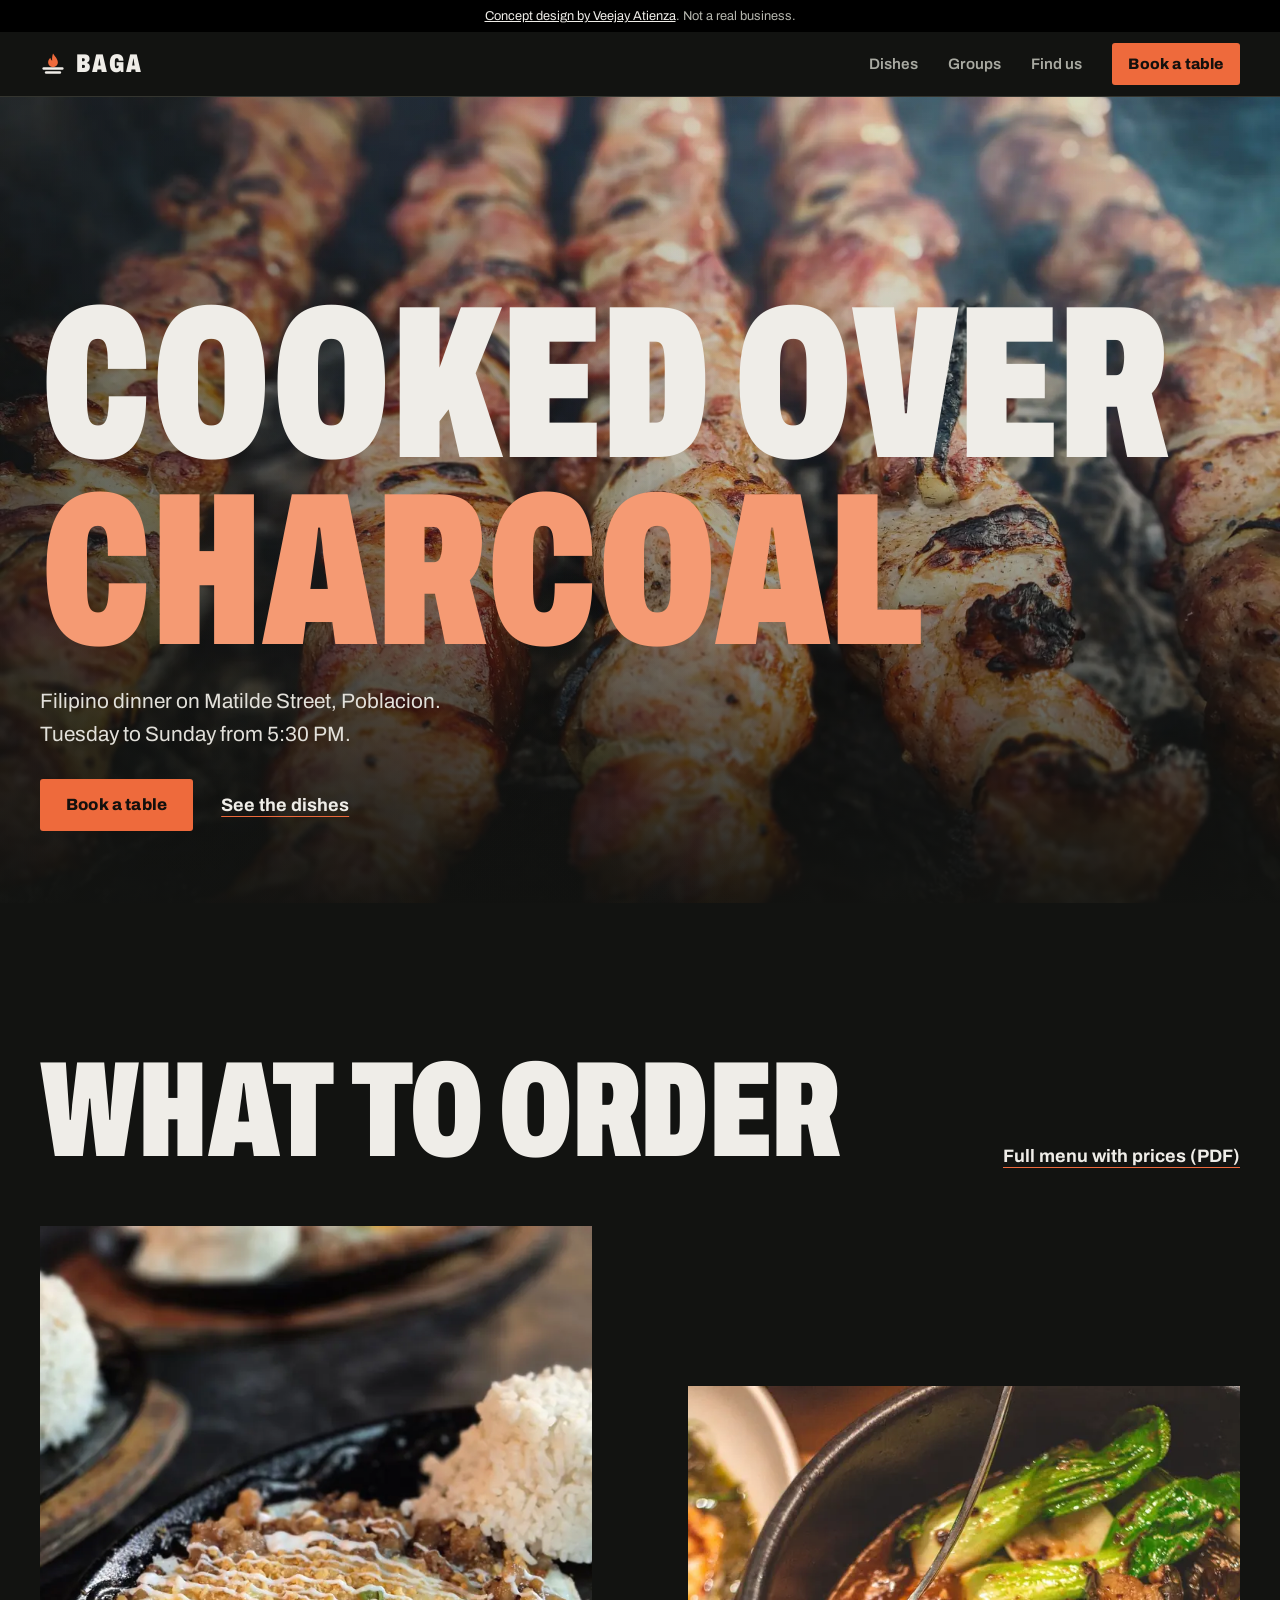
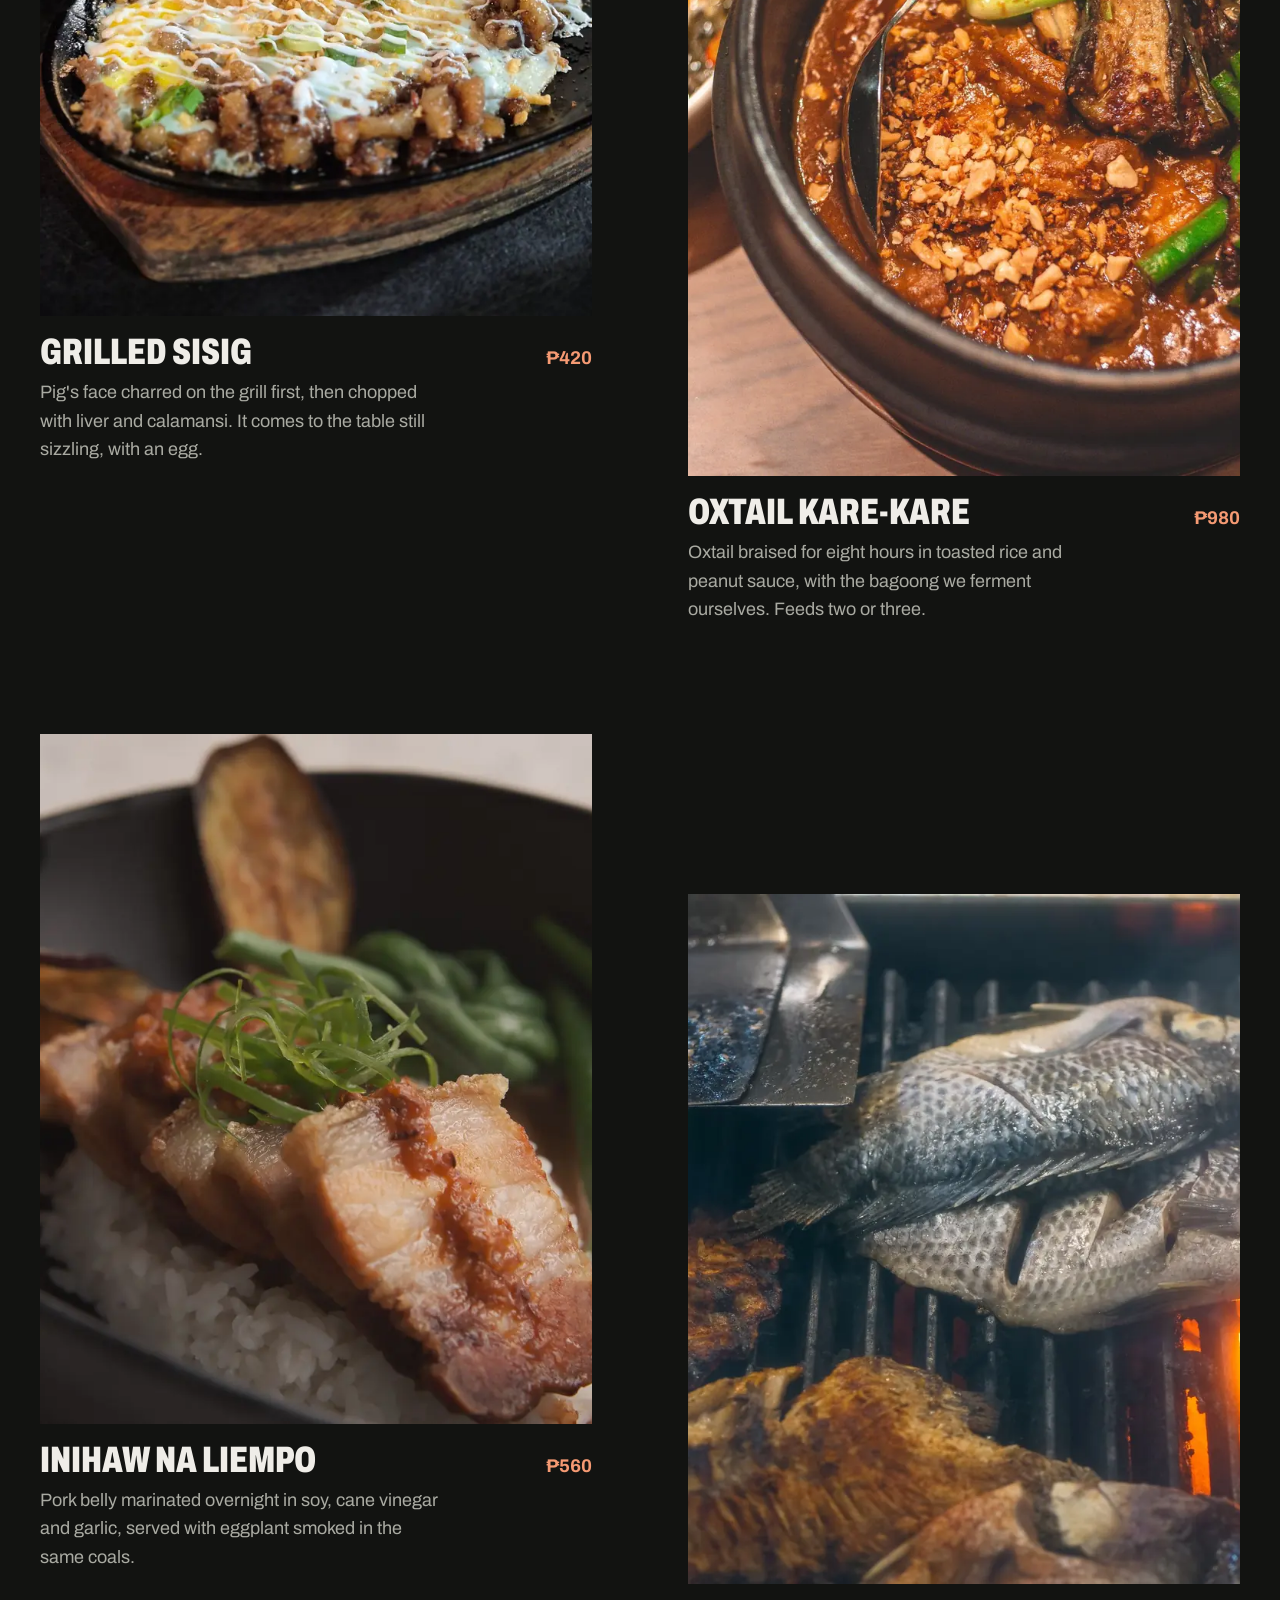
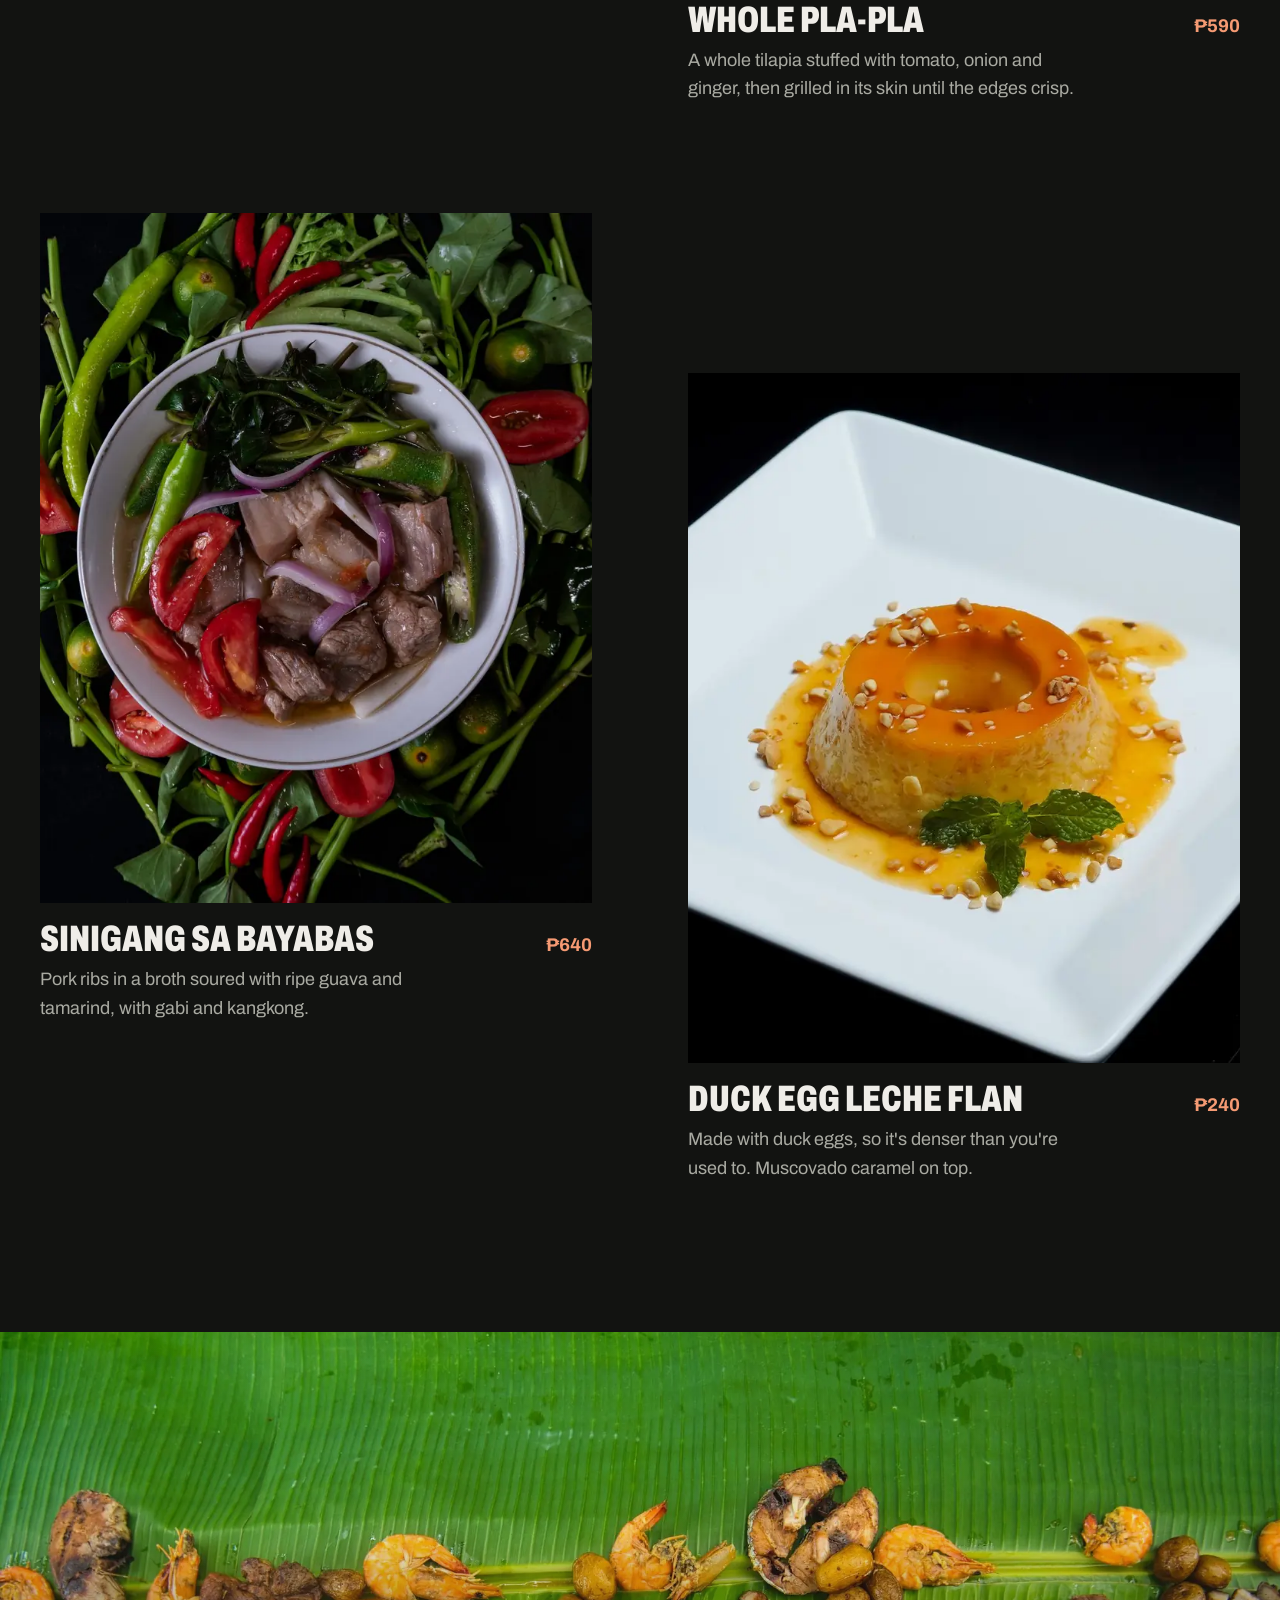
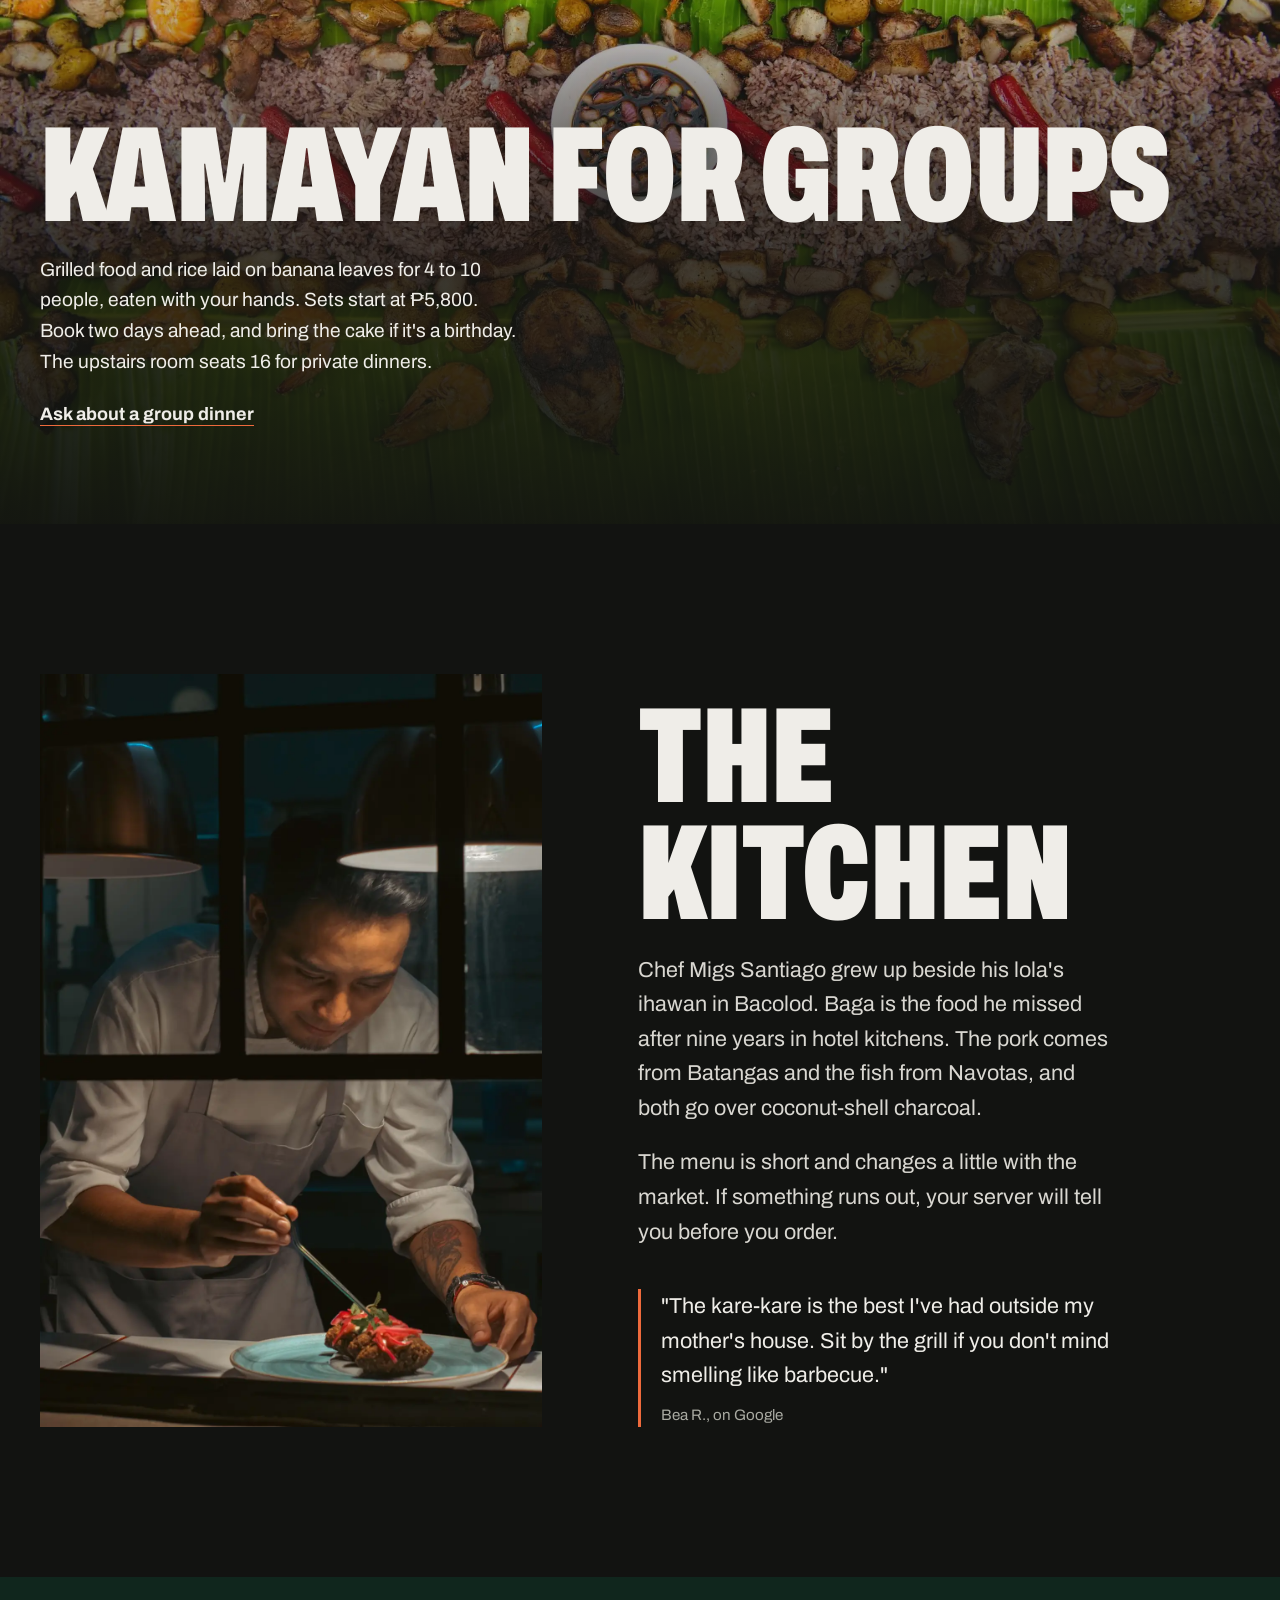
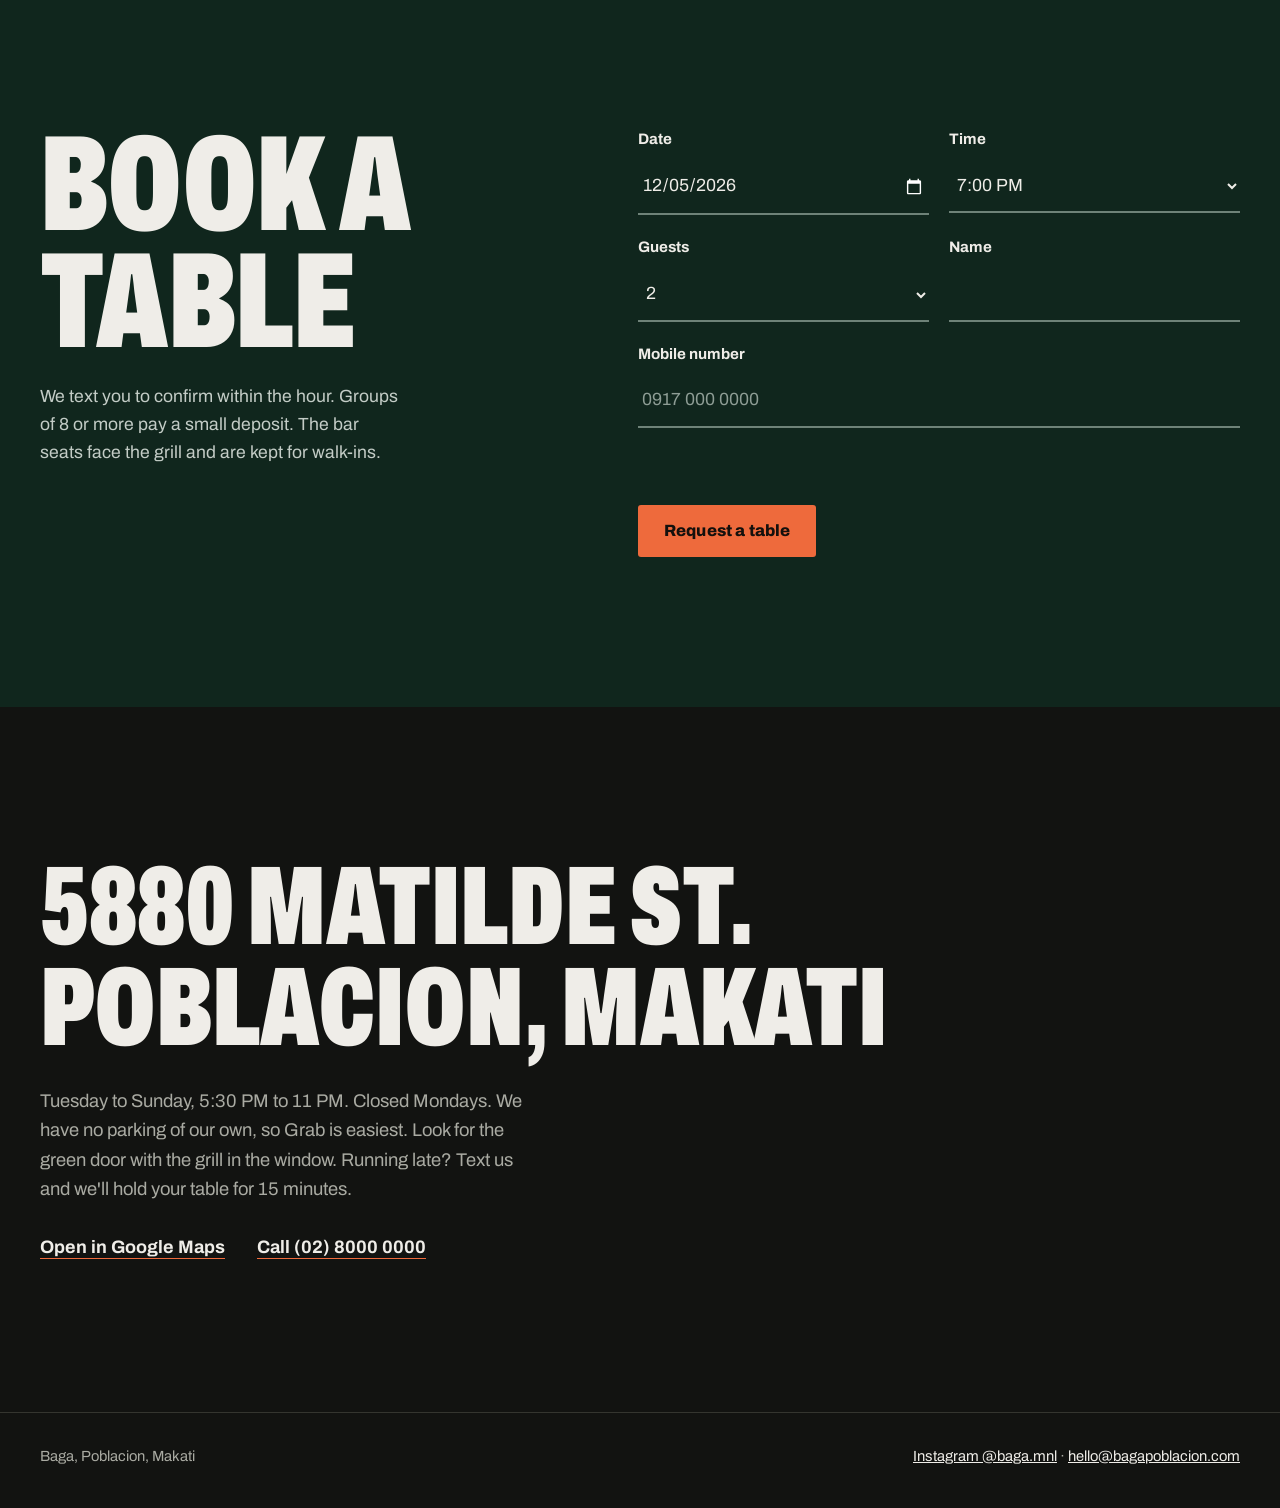
<file: concepts/restaurant/index.html>
<!doctype html>
<html lang="en">
<head>
<meta charset="utf-8">
<meta name="viewport" content="width=device-width, initial-scale=1">
<title>Baga | Filipino grill in Poblacion, Makati</title>
<meta name="description" content="Filipino food cooked over charcoal on Matilde Street, Poblacion, Makati. Dinner Tuesday to Sunday.">
<meta name="theme-color" content="#121311">
<link rel="preconnect" href="https://fonts.googleapis.com">
<link rel="preconnect" href="https://fonts.gstatic.com" crossorigin>
<link href="https://fonts.googleapis.com/css2?family=Archivo:wdth,wght@62..125,400..900&display=swap" rel="stylesheet">
<style>
:root{
  --coal:#121311;     /* charcoal, the page */
  --leaf:#10261D;     /* banana-leaf green, booking band */
  --text:#EFEDE8;
  --muted:#A9AAA2;
  --line:#34352F;
  --ember:#EE6A3C;    /* buttons only */
  --ember-text:#F59A73;
  --wrap:1280px;
}
*{box-sizing:border-box}
html{scroll-behavior:smooth;scroll-padding-top:72px}
body{margin:0;background:var(--coal);color:var(--text);font-family:"Archivo",system-ui,sans-serif;font-size:18px;line-height:1.6;-webkit-font-smoothing:antialiased}
img{display:block;max-width:100%;height:auto}
a{color:inherit}
button,input,select{font:inherit;color:inherit}
:focus-visible{outline:3px solid var(--ember);outline-offset:3px;border-radius:2px}
.wrap{max-width:var(--wrap);margin:0 auto;padding:0 16px}
@media(min-width:768px){.wrap{padding:0 40px}}
.sr{position:absolute;width:1px;height:1px;overflow:hidden;clip:rect(0 0 0 0);white-space:nowrap}

/* display type: Archivo squeezed to its narrowest, after carinderia sign painting */
.d{font-weight:900;font-variation-settings:"wdth" 62;text-transform:uppercase;line-height:.86;letter-spacing:-.005em;margin:0}
h2.d{font-size:clamp(3.4rem,11vw,8.5rem)}

.btn{display:inline-flex;align-items:center;justify-content:center;min-height:52px;padding:.8em 1.6em;border-radius:3px;background:var(--ember);color:#14100D;font-weight:800;text-decoration:none;border:0;cursor:pointer;font-size:1.02rem;letter-spacing:.01em}
.btn:hover{background:#F47E54}
.link{color:var(--text);font-weight:700;text-decoration:underline;text-underline-offset:5px;text-decoration-color:var(--ember)}
.link:hover{color:var(--ember-text)}

.concept{background:#000;color:#B5B6AE;font-size:.8rem;text-align:center;padding:6px 16px}
.concept a{color:var(--text)}

/* header */
.top{position:sticky;top:0;z-index:20;background:var(--coal);border-bottom:1px solid var(--line)}
.top .wrap{display:flex;align-items:center;justify-content:space-between;height:64px;gap:20px}
.logo{display:flex;align-items:center;gap:10px;text-decoration:none}
.logo svg{width:26px;height:26px}
.logo b{font-weight:900;font-size:1.6rem;font-variation-settings:"wdth" 70;letter-spacing:.08em}
.nav{display:flex;align-items:center;gap:30px}
.nav a:not(.btn){display:none;text-decoration:none;font-weight:600;font-size:.95rem;color:var(--muted)}
.nav a:not(.btn):hover{color:var(--text)}
.nav .btn{min-height:42px;padding:.5em 1.1em;font-size:.95rem}
@media(min-width:860px){.nav a:not(.btn){display:inline}}

/* hero: one full-bleed photo, one huge line */
.hero{position:relative;min-height:calc(100svh - 94px);display:flex;align-items:flex-end;overflow:hidden;padding:0}
.hero img{position:absolute;inset:0;width:100%;height:100%;object-fit:cover;object-position:50% 45%}
.hero::after{content:"";position:absolute;inset:0;background:linear-gradient(90deg,rgba(18,19,17,.55) 0%,rgba(18,19,17,0) 60%),linear-gradient(180deg,rgba(18,19,17,.1) 0%,rgba(18,19,17,.25) 45%,rgba(18,19,17,.94) 100%)}
.hero .wrap{position:relative;z-index:1;width:100%;padding-top:120px;padding-bottom:48px}
.hero h1{font-size:clamp(4.6rem,17vw,15rem)}
.hero h1 span{color:var(--ember-text)}
.hero p{font-size:1.15rem;max-width:34ch;margin:20px 0 28px;color:#E2E0DA}
.hero .act{display:flex;flex-wrap:wrap;align-items:center;gap:16px 28px}
@media(min-width:900px){.hero .wrap{padding-bottom:72px}.hero p{font-size:1.3rem}}

section{padding:96px 0}
@media(min-width:900px){section{padding:150px 0}}

/* dishes: staggered two-column spread */
.dishes-head{display:flex;flex-wrap:wrap;justify-content:space-between;align-items:end;gap:20px;margin-bottom:56px}
.dishes{display:grid;gap:56px 24px;grid-template-columns:minmax(0,1fr)}
.dish{margin:0}
.dish img{width:100%;aspect-ratio:4/5;object-fit:cover}
.dish figcaption{padding-top:18px;display:grid;grid-template-columns:1fr auto;gap:4px 20px;align-items:baseline}
.dish h3{margin:0;font-size:clamp(1.6rem,3.4vw,2.3rem);font-weight:850;font-variation-settings:"wdth" 70;text-transform:uppercase;line-height:1}
.dish .price{font-weight:700;font-size:1.15rem;color:var(--ember-text);font-variant-numeric:tabular-nums}
.dish p{grid-column:1/-1;margin:0;color:var(--muted);max-width:40ch}
@media(min-width:700px){
  .dishes{grid-template-columns:repeat(2,minmax(0,1fr));gap:96px 48px}
  .dish:nth-child(even){margin-top:160px}
}
@media(min-width:1100px){.dishes{gap:110px 96px}}

/* groups: full-bleed banana leaf */
.groups{position:relative;padding:0;min-height:88svh;display:flex;align-items:flex-end;overflow:hidden}
.groups img{position:absolute;inset:0;width:100%;height:100%;object-fit:cover}
.groups::after{content:"";position:absolute;inset:0;background:linear-gradient(180deg,rgba(18,19,17,.05) 25%,rgba(18,19,17,.75) 60%,rgba(18,19,17,.96) 100%)}
.groups .wrap{position:relative;z-index:1;width:100%;padding-top:200px;padding-bottom:64px}
.groups p{font-size:1.2rem;max-width:44ch;margin:20px 0 22px}
@media(min-width:900px){.groups .wrap{padding-bottom:96px}}

/* kitchen */
.kitchen .wrap{display:grid;gap:40px;grid-template-columns:minmax(0,1fr);align-items:end}
.kitchen img{width:100%;aspect-ratio:2/3;object-fit:cover}
.kitchen p{font-size:1.2rem;max-width:40ch;color:#D9D7D1;margin:20px 0 0}
.quote{margin:40px 0 0;padding-left:20px;border-left:3px solid var(--ember)}
.quote p{margin:0;font-size:1.1rem;color:var(--text)}
.quote cite{display:block;margin-top:10px;font-style:normal;color:var(--muted);font-size:.95rem}
@media(min-width:900px){.kitchen .wrap{grid-template-columns:minmax(0,5fr) minmax(0,6fr);gap:96px}.kitchen p{font-size:1.35rem}}

/* booking: the one form */
.book{background:var(--leaf)}
.book .wrap{display:grid;gap:40px;grid-template-columns:minmax(0,1fr)}
.book .sub{color:#C3CCC6;margin:22px 0 0;max-width:36ch;font-size:1.1rem}
form{display:grid;gap:20px;grid-template-columns:minmax(0,1fr)}
.f label{display:block;font-weight:700;font-size:.95rem;margin-bottom:8px}
.f input,.f select{width:100%;min-height:54px;padding:12px 4px;background:transparent;border:0;border-bottom:2px solid #6E8278;border-radius:0;color:var(--text);font-size:1.1rem;color-scheme:dark}
.f select option{background:var(--leaf)}
.f input::placeholder{color:#8E9D95}
.f input:focus,.f select:focus{border-bottom-color:var(--ember)}
form .btn{margin-top:8px;width:100%}
.msg{grid-column:1/-1;margin:0;color:#F2B79C;min-height:1.6em}
@media(min-width:600px){form{grid-template-columns:repeat(2,minmax(0,1fr))}.f.full,form .btn{grid-column:1/-1}}
@media(min-width:960px){.book .wrap{grid-template-columns:minmax(0,5fr) minmax(0,6fr);gap:96px;align-items:start}form .btn{width:auto;justify-self:start}}
.done{font-size:1.25rem;max-width:36ch;margin-top:0}

/* visit */
.visit address{font-style:normal;font-weight:900;font-variation-settings:"wdth" 62;text-transform:uppercase;font-size:clamp(2.8rem,9vw,7rem);line-height:.9;margin:0 0 28px}
.visit p{margin:0 0 28px;color:var(--muted);font-size:1.15rem;max-width:46ch}
.visit .act{display:flex;flex-wrap:wrap;gap:16px 32px}

footer{border-top:1px solid var(--line);padding:32px 0 40px;color:var(--muted);font-size:.92rem}
footer .wrap{display:flex;flex-wrap:wrap;justify-content:space-between;gap:12px 32px}
footer a{color:var(--text)}
@media(prefers-reduced-motion:reduce){html{scroll-behavior:auto}}
</style>
</head>
<body>

<div class="concept"><a href="https://atienzaveejay.github.io/ui-design/">Concept design by Veejay Atienza</a>. Not a real business.</div>

<header class="top">
  <div class="wrap">
    <a class="logo" href="#top" aria-label="Baga, back to top">
      <svg viewBox="0 0 32 32" aria-hidden="true"><rect x="3" y="20" width="26" height="3" rx="1.5" fill="#EFEDE8"/><rect x="6" y="25" width="20" height="3" rx="1.5" fill="#EFEDE8"/><path d="M16 3c3 4.5 6 7 6 11a6 6 0 0 1-12 0c0-2.4 1.3-4 2.7-5.6.4 1.8 1.2 3 2.3 3.6C14.6 9 15 6 16 3Z" fill="#EE6A3C"/></svg>
      <b>BAGA</b>
    </a>
    <nav class="nav" aria-label="Main">
      <a href="#dishes">Dishes</a>
      <a href="#groups">Groups</a>
      <a href="#visit">Find us</a>
      <a class="btn" href="#book">Book a table</a>
    </nav>
  </div>
</header>

<main id="top">

<section class="hero" aria-labelledby="hero-title">
  <img src="img/hero.webp" width="2000" height="1500" alt="Pork skewers charring over hot coals" fetchpriority="high">
  <div class="wrap">
    <h1 class="d" id="hero-title">Cooked over <span>charcoal</span></h1>
    <p>Filipino dinner on Matilde Street, Poblacion. Tuesday to Sunday from 5:30 PM.</p>
    <div class="act">
      <a class="btn" href="#book">Book a table</a>
      <a class="link" href="#dishes">See the dishes</a>
    </div>
  </div>
</section>

<section id="dishes" aria-labelledby="dishes-title">
  <div class="wrap">
    <div class="dishes-head">
      <h2 class="d" id="dishes-title">What to order</h2>
      <a class="link" href="#dishes">Full menu with prices (PDF)</a>
    </div>
    <div class="dishes">
      <figure class="dish">
        <img src="img/sisig.webp" width="900" height="900" loading="lazy" alt="Pork sisig with egg on a sizzling iron plate, rice on the side">
        <figcaption><h3>Grilled sisig</h3><span class="price">₱420</span><p>Pig's face charred on the grill first, then chopped with liver and calamansi. It comes to the table still sizzling, with an egg.</p></figcaption>
      </figure>
      <figure class="dish">
        <img src="img/karekare.webp" width="900" height="900" loading="lazy" alt="Kare-kare in a clay pot with sitaw and crushed peanuts">
        <figcaption><h3>Oxtail kare-kare</h3><span class="price">₱980</span><p>Oxtail braised for eight hours in toasted rice and peanut sauce, with the bagoong we ferment ourselves. Feeds two or three.</p></figcaption>
      </figure>
      <figure class="dish">
        <img src="img/liempo.webp" width="900" height="900" loading="lazy" alt="Slices of grilled pork belly over rice with smoked eggplant">
        <figcaption><h3>Inihaw na liempo</h3><span class="price">₱560</span><p>Pork belly marinated overnight in soy, cane vinegar and garlic, served with eggplant smoked in the same coals.</p></figcaption>
      </figure>
      <figure class="dish">
        <img src="img/tilapia.webp" width="900" height="900" loading="lazy" alt="Whole fish grilling over open flame">
        <figcaption><h3>Whole pla-pla</h3><span class="price">₱590</span><p>A whole tilapia stuffed with tomato, onion and ginger, then grilled in its skin until the edges crisp.</p></figcaption>
      </figure>
      <figure class="dish">
        <img src="img/sinigang.webp" width="900" height="900" loading="lazy" alt="Bowl of sinigang with pork, tomato and greens on a dark table">
        <figcaption><h3>Sinigang sa bayabas</h3><span class="price">₱640</span><p>Pork ribs in a broth soured with ripe guava and tamarind, with gabi and kangkong.</p></figcaption>
      </figure>
      <figure class="dish">
        <img src="img/flan.webp" width="900" height="900" loading="lazy" alt="Leche flan with caramel on a white plate">
        <figcaption><h3>Duck egg leche flan</h3><span class="price">₱240</span><p>Made with duck eggs, so it's denser than you're used to. Muscovado caramel on top.</p></figcaption>
      </figure>
    </div>
  </div>
</section>

<section class="groups" id="groups" aria-labelledby="groups-title">
  <img src="img/boodle.webp" width="2000" height="1333" loading="lazy" alt="Kamayan spread of rice, grilled shrimp and fish laid on banana leaves">
  <div class="wrap">
    <h2 class="d" id="groups-title">Kamayan for groups</h2>
    <p>Grilled food and rice laid on banana leaves for 4 to 10 people, eaten with your hands. Sets start at ₱5,800. Book two days ahead, and bring the cake if it's a birthday. The upstairs room seats 16 for private dinners.</p>
    <a class="link" href="#book">Ask about a group dinner</a>
  </div>
</section>

<section class="kitchen" aria-labelledby="kitchen-title">
  <div class="wrap">
    <img src="img/chef.webp" width="1200" height="1800" loading="lazy" alt="Chef Migs Santiago plating a dish at the kitchen pass">
    <div>
      <h2 class="d" id="kitchen-title">The kitchen</h2>
      <p>Chef Migs Santiago grew up beside his lola's ihawan in Bacolod. Baga is the food he missed after nine years in hotel kitchens. The pork comes from Batangas and the fish from Navotas, and both go over coconut-shell charcoal.</p>
      <p>The menu is short and changes a little with the market. If something runs out, your server will tell you before you order.</p>
      <blockquote class="quote"><p>"The kare-kare is the best I've had outside my mother's house. Sit by the grill if you don't mind smelling like barbecue."</p><cite>Bea R., on Google</cite></blockquote>
    </div>
  </div>
</section>

<section class="book" id="book" aria-labelledby="book-title">
  <div class="wrap">
    <div>
      <h2 class="d" id="book-title">Book a table</h2>
      <p class="sub">We text you to confirm within the hour. Groups of 8 or more pay a small deposit. The bar seats face the grill and are kept for walk-ins.</p>
    </div>
    <div id="book-area">
      <form id="book-form" novalidate>
        <div class="f"><label for="date">Date</label><input id="date" name="date" type="date" required></div>
        <div class="f"><label for="time">Time</label>
          <select id="time" name="time"><option>5:30 PM</option><option>6:00 PM</option><option>6:30 PM</option><option selected>7:00 PM</option><option>7:30 PM</option><option>8:00 PM</option><option>8:30 PM</option><option>9:00 PM</option></select></div>
        <div class="f"><label for="guests">Guests</label>
          <select id="guests" name="guests"><option>1</option><option selected>2</option><option>3</option><option>4</option><option>5</option><option>6</option><option>7</option><option>8 or more</option></select></div>
        <div class="f"><label for="name">Name</label><input id="name" name="name" autocomplete="name" required></div>
        <div class="f full"><label for="mobile">Mobile number</label><input id="mobile" name="mobile" type="tel" inputmode="tel" autocomplete="tel" placeholder="0917 000 0000" required></div>
        <p class="msg" id="msg" aria-live="polite"></p>
        <button class="btn" type="submit">Request a table</button>
      </form>
    </div>
  </div>
</section>

<section class="visit" id="visit" aria-labelledby="visit-title">
  <div class="wrap">
    <h2 class="sr" id="visit-title">Find us</h2>
    <address>5880 Matilde St.<br>Poblacion, Makati</address>
    <p>Tuesday to Sunday, 5:30 PM to 11 PM. Closed Mondays. We have no parking of our own, so Grab is easiest. Look for the green door with the grill in the window. Running late? Text us and we'll hold your table for 15 minutes.</p>
    <div class="act">
      <a class="link" href="#visit">Open in Google Maps</a>
      <a class="link" href="tel:+63280000000">Call (02) 8000 0000</a>
    </div>
  </div>
</section>

</main>

<footer>
  <div class="wrap">
    <span>Baga, Poblacion, Makati</span>
    <span><a href="#visit">Instagram @baga.mnl</a> · <a href="#visit">hello@bagapoblacion.com</a></span>
  </div>
</footer>

<script>
(function(){
  var d=document.getElementById('date'), now=new Date(Date.now()+(new Date().getTimezoneOffset()+480)*60000);
  function iso(x){return x.getFullYear()+'-'+String(x.getMonth()+1).padStart(2,'0')+'-'+String(x.getDate()).padStart(2,'0');}
  var first=new Date(now); if(first.getDay()===1) first.setDate(first.getDate()+1);
  d.min=iso(now); d.value=iso(first);
  var form=document.getElementById('book-form'), msg=document.getElementById('msg');
  form.addEventListener('submit',function(e){
    e.preventDefault();
    var day=new Date(d.value+'T12:00:00'), nm=document.getElementById('name'), mo=document.getElementById('mobile');
    if(!d.value){msg.textContent='Pick a date.';d.focus();return;}
    if(day.getDay()===1){msg.textContent='We\'re closed on Mondays. Try Tuesday.';d.focus();return;}
    if(!nm.value.trim()){msg.textContent='Add a name for the booking.';nm.focus();return;}
    if(mo.value.replace(/\D/g,'').length<10){msg.textContent='Add a mobile number we can text.';mo.focus();return;}
    var g=document.getElementById('guests').value, t=document.getElementById('time').value;
    var when=day.toLocaleDateString('en-PH',{weekday:'long',day:'numeric',month:'long'});
    var area=document.getElementById('book-area');
    area.innerHTML='<p class="done" tabindex="-1">Thanks, '+nm.value.trim().replace(/[<>&"]/g,'')+'. Your request for '+g+(g==='1'?' guest':' guests')+' on '+when+' at '+t+' is in. We\'ll text you within the hour.</p><p style="color:#C3CCC6">This is a concept site, so no booking was made.</p>';
    area.querySelector('.done').focus();
  });
})();
</script>
</body>
</html>
</file>
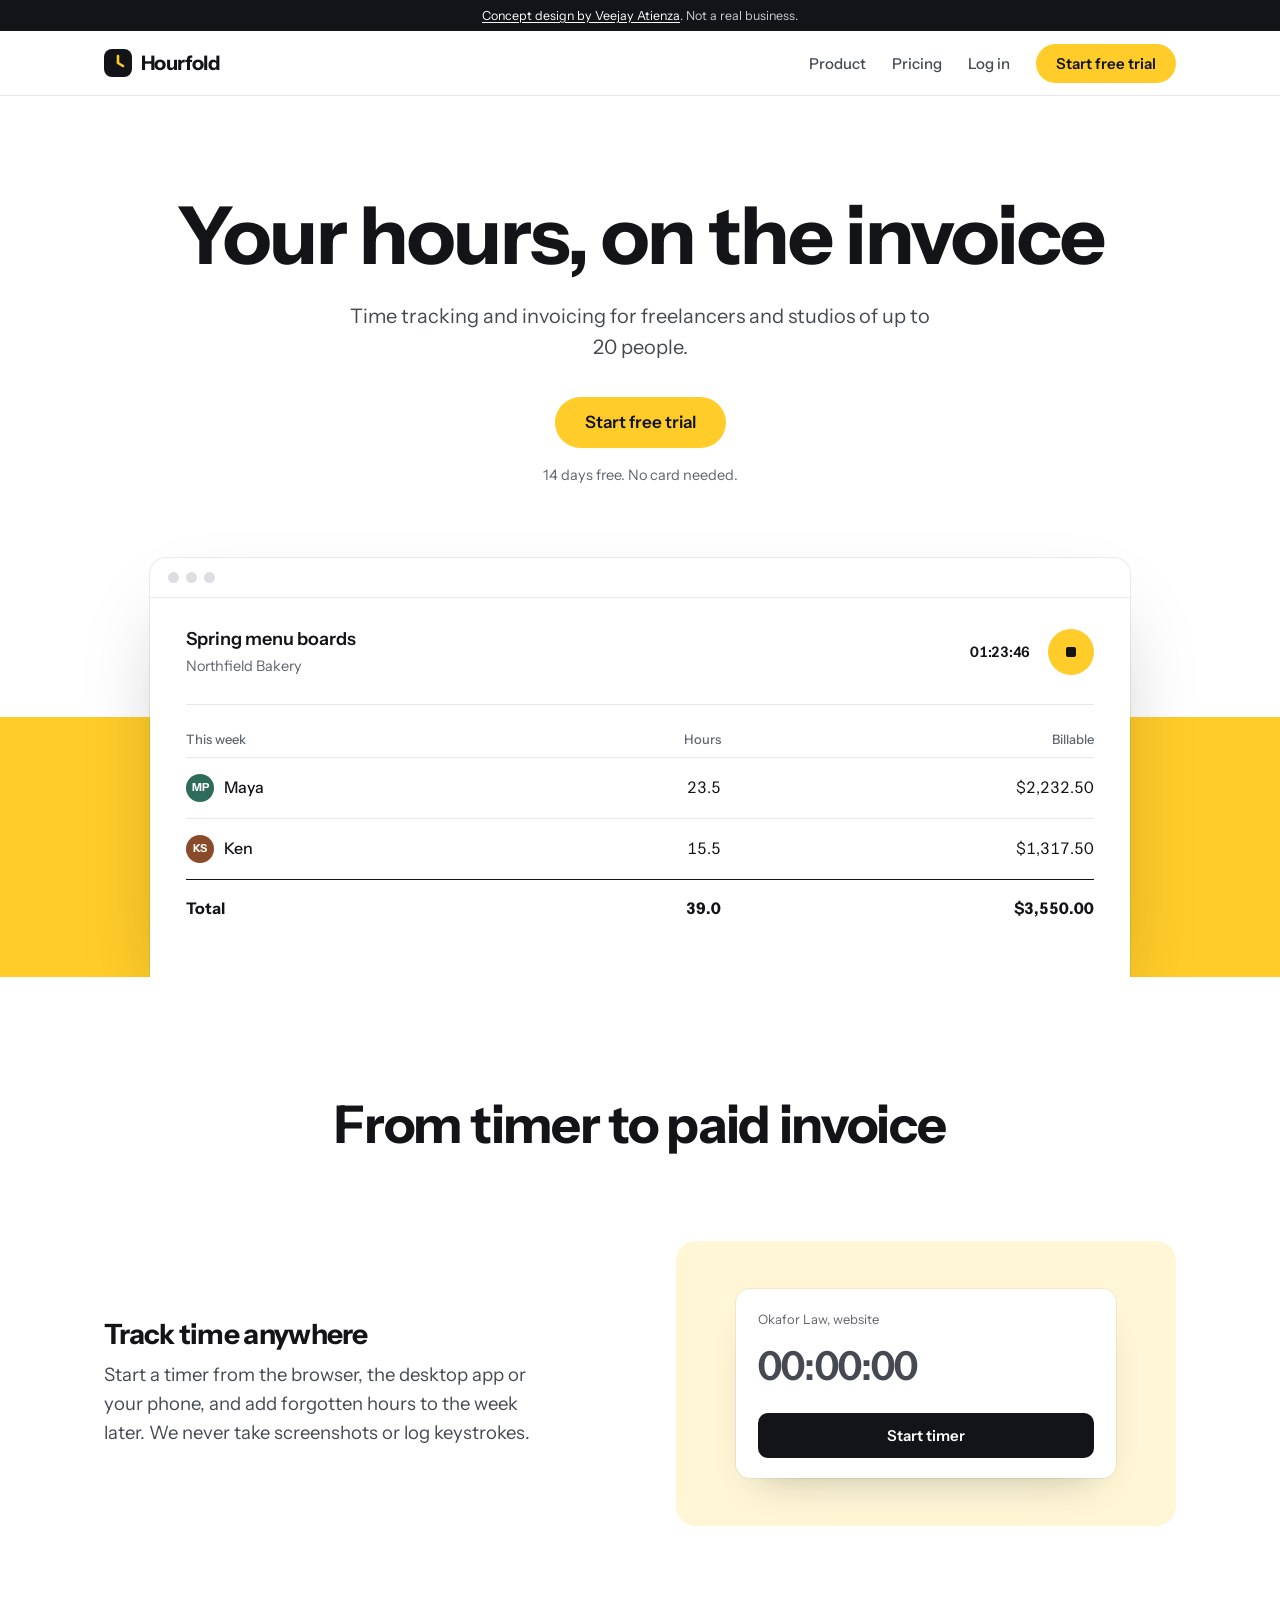
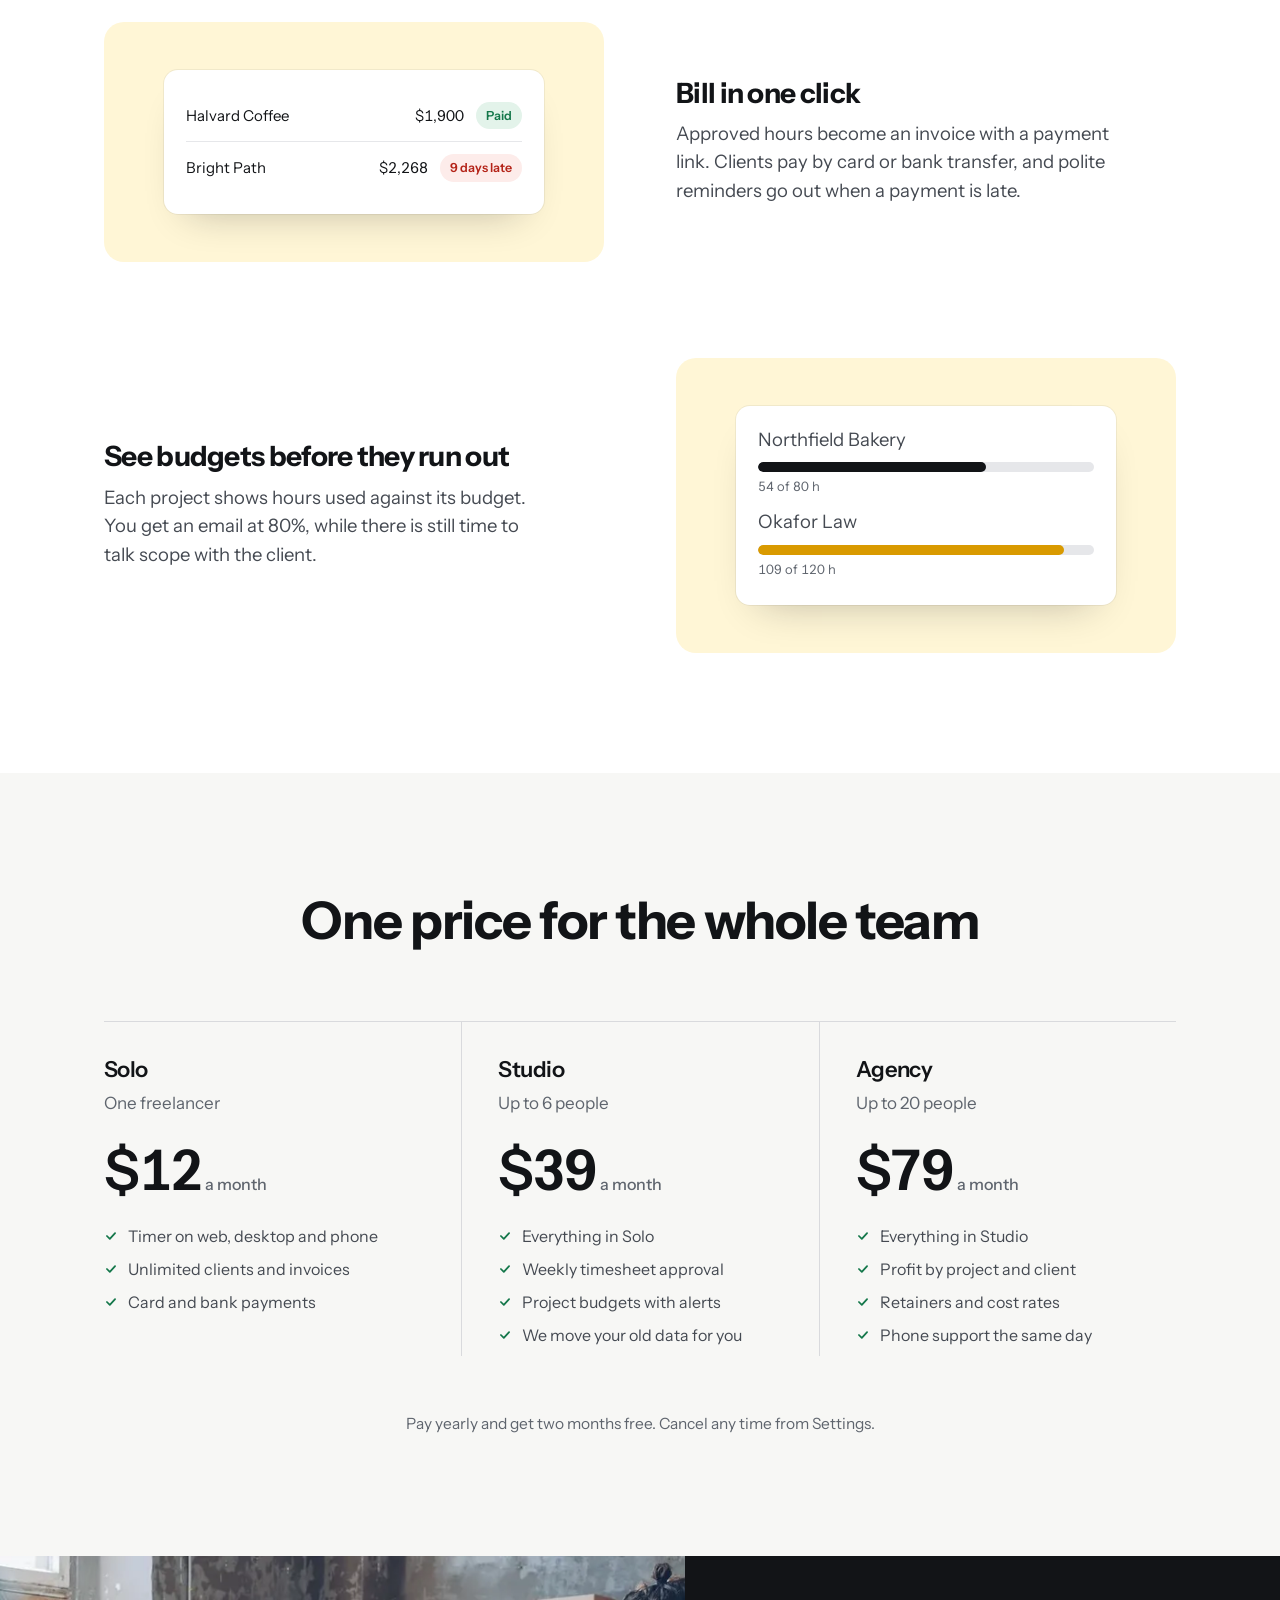
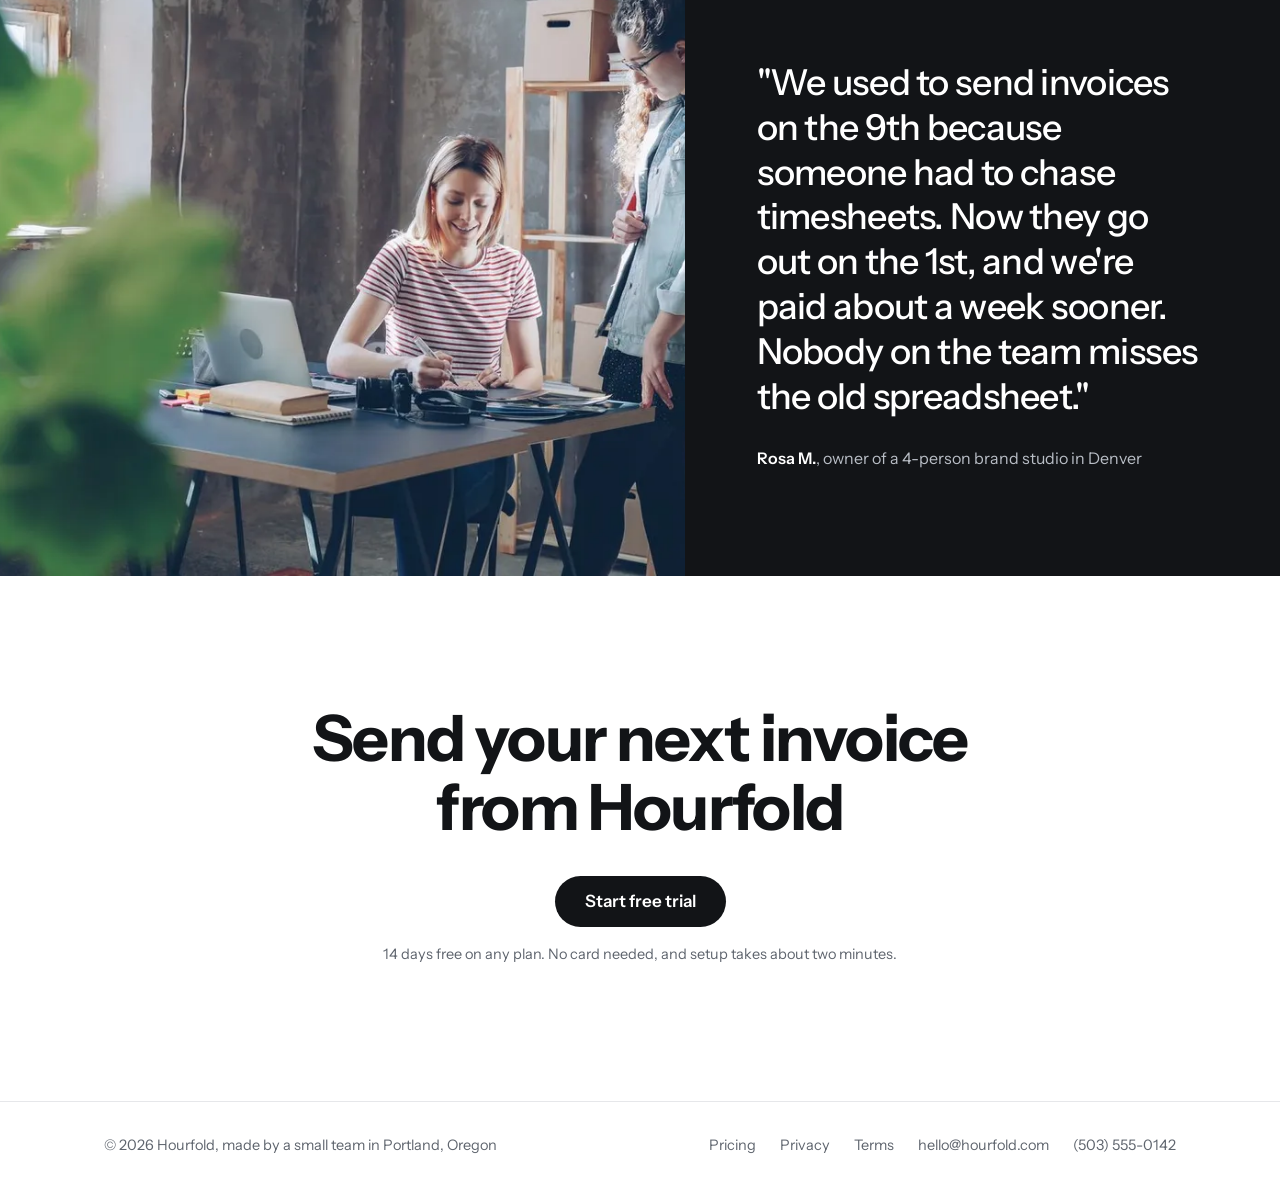
<file: concepts/saas/index.html>
<!doctype html>
<html lang="en">
<head>
<meta charset="utf-8">
<meta name="viewport" content="width=device-width, initial-scale=1">
<title>Hourfold: time tracking and invoicing for small studios</title>
<meta name="description" content="Hourfold turns your team's hours into invoices clients can pay online. One flat price for up to 20 people. 14-day free trial, no card needed.">
<link rel="preconnect" href="https://fonts.googleapis.com">
<link rel="preconnect" href="https://fonts.gstatic.com" crossorigin>
<link href="https://fonts.googleapis.com/css2?family=Instrument+Sans:wght@400;500;600;700&display=swap" rel="stylesheet">
<style>
:root{
  --ink:#121417; --ink-2:#454a52; --muted:#5f656e; --line:#e6e7ea; --soft:#f7f7f5;
  --yellow:#ffcc29; --yellow-2:#ffd75a; --yellow-tint:#fff6d6;
  --green:#14774a; --green-soft:#e3f3ea; --red:#b42318; --red-soft:#fdecea;
  --sans:"Instrument Sans", system-ui, sans-serif;
}
*{box-sizing:border-box}
html{scroll-behavior:smooth}
@media (prefers-reduced-motion:reduce){html{scroll-behavior:auto}}
body{margin:0;background:#fff;color:var(--ink);font:400 17px/1.55 var(--sans);-webkit-font-smoothing:antialiased}
img{max-width:100%;display:block}
a{color:inherit}
h1,h2,h3,p{margin:0}
h1,h2,h3{letter-spacing:-.025em;line-height:1.08}
.n{font-variant-numeric:tabular-nums}
.wrap{max-width:1120px;margin:0 auto;padding:0 24px}
:focus-visible{outline:3px solid #1d4ed8;outline-offset:3px;border-radius:6px}

.concept{background:var(--ink);color:#c9ccd1;font-size:12.5px;text-align:center;padding:6px 16px}
.concept a{color:#fff;text-underline-offset:2px}

header{border-bottom:1px solid var(--line)}
.nav{display:flex;align-items:center;justify-content:space-between;height:64px}
.logo{display:flex;align-items:center;gap:9px;font-weight:700;font-size:20px;letter-spacing:-.03em;text-decoration:none}
.nav-r{display:flex;align-items:center;gap:26px;font-size:15px;font-weight:500}
.nav-r a.q{text-decoration:none;color:var(--ink-2)}
.nav-r a.q:hover{color:var(--ink)}
.btn{display:inline-flex;align-items:center;justify-content:center;font:600 15px/1 var(--sans);text-decoration:none;border-radius:999px;padding:12px 20px;border:0;cursor:pointer;background:var(--yellow);color:var(--ink);white-space:nowrap}
.btn:hover{background:var(--yellow-2)}
.btn-lg{padding:17px 30px;font-size:17px}
.btn-ink{background:var(--ink);color:#fff}
.btn-ink:hover{background:#2a2e34}

/* hero */
.hero{padding:96px 0 0;text-align:center;overflow:hidden}
.hero h1{font-size:clamp(42px,6.6vw,80px);font-weight:700;max-width:12em;margin:0 auto}
.hero .line{font-size:20px;color:var(--ink-2);margin:22px auto 34px;max-width:30em}
.hero .sub{display:block;margin-top:16px;font-size:14.5px;color:var(--muted)}
.stage{position:relative;margin-top:72px;padding:0 24px}
.stage::before{content:"";position:absolute;left:0;right:0;top:38%;bottom:0;background:var(--yellow)}
.app{position:relative;max-width:980px;margin:0 auto;background:#fff;border-radius:16px 16px 0 0;box-shadow:0 0 0 1px rgba(18,20,23,.08),0 40px 80px -30px rgba(18,20,23,.35);text-align:left;font-size:15px;overflow:hidden}
.bar{display:flex;gap:7px;padding:14px 18px;border-bottom:1px solid var(--line)}
.bar i{width:11px;height:11px;border-radius:50%;background:#dcdee2}
.app-in{padding:28px 36px 40px}
.timer{display:flex;align-items:center;gap:18px;padding-bottom:26px;border-bottom:1px solid var(--line)}
.timer .what{flex:1;min-width:0}
.timer b{display:block;font-weight:600;font-size:18px;white-space:nowrap;overflow:hidden;text-overflow:ellipsis}
.timer span{color:var(--muted);font-size:14.5px}
.timer .clock{color:var(--ink)}
.clock{font-size:34px;font-weight:600;letter-spacing:-.02em}
.dot-stop{width:46px;height:46px;border-radius:50%;background:var(--yellow);display:grid;place-items:center;flex:none}
.week{width:100%;border-collapse:collapse;margin-top:10px}
.week th{font-size:13px;font-weight:500;color:var(--muted);text-align:right;padding:14px 0 8px}
.week th:first-child,.week td:first-child{text-align:left}
.week td{padding:16px 0;border-top:1px solid var(--line);text-align:right;font-size:16px}
.week tr.tot td{font-weight:700;border-top:1.5px solid var(--ink)}
.who{display:flex;align-items:center;gap:10px;font-weight:500}
.av{width:28px;height:28px;border-radius:50%;color:#fff;font-size:11px;font-weight:700;display:grid;place-items:center}

/* features */
section.sec{padding:120px 0}
.sec h2{font-size:clamp(32px,4.2vw,52px);font-weight:700;text-align:center;max-width:14em;margin:0 auto}
.feats{display:grid;gap:96px;margin-top:88px}
.feat{display:grid;grid-template-columns:1fr 1fr;gap:72px;align-items:center}
.feat:nth-child(even) .crop{order:-1}
.feat h3{font-size:28px;font-weight:700;margin-bottom:12px}
.feat p{font-size:18.5px;color:var(--ink-2);max-width:24em}
.crop{background:var(--yellow-tint);border-radius:20px;padding:48px;display:grid;place-items:center;min-width:0}
.ui{background:#fff;border-radius:14px;box-shadow:0 0 0 1px rgba(18,20,23,.06),0 20px 40px -24px rgba(18,20,23,.3);width:100%;max-width:380px;padding:20px 22px;font-size:15px}
.ui .t{font-size:13px;color:var(--muted);margin-bottom:6px}
.ui .big{font-size:40px;font-weight:600;letter-spacing:-.02em;margin:6px 0 16px}
.ui .r{display:flex;justify-content:space-between;align-items:center;gap:12px;padding:12px 0;border-top:1px solid var(--line)}
.ui .r:first-of-type{border-top:0}
.ui .r span:first-child{flex:1}
.tbtn{width:100%;border:0;border-radius:10px;padding:13px;font:600 15px var(--sans);cursor:pointer;background:var(--ink);color:#fff}
.tbtn.run{background:var(--yellow);color:var(--ink)}
.pill{font-size:12.5px;font-weight:600;padding:4px 10px;border-radius:99px;white-space:nowrap}
.paid{background:var(--green-soft);color:var(--green)}
.late{background:var(--red-soft);color:var(--red)}
.track{height:10px;border-radius:5px;background:var(--line);overflow:hidden;margin:8px 0 4px}
.track span{display:block;height:100%;border-radius:5px;background:var(--ink)}
.track span.w{background:#d99a00}

/* pricing */
#pricing{background:var(--soft)}
.plans{display:grid;grid-template-columns:repeat(3,1fr);margin-top:72px;border-top:1px solid #d9dadd}
.plan{padding:36px 36px 8px;border-left:1px solid #d9dadd;display:flex;flex-direction:column;gap:8px}
.plan:first-child{border-left:0;padding-left:0}
.plan h3{font-size:22px;font-weight:600}
.plan .for{color:var(--muted)}
.price{font-size:56px;font-weight:600;letter-spacing:-.04em;margin:18px 0 4px;line-height:1}
.price small{font-size:16px;font-weight:500;letter-spacing:0;color:var(--muted);margin-left:4px}
.plan ul{list-style:none;margin:14px 0 0;padding:0;display:grid;gap:8px;color:var(--ink-2);font-size:16px}
.plan li{display:flex;gap:10px}
.plan li svg{flex:none;margin-top:5px;color:var(--green)}
.price-cta{text-align:center;margin-top:56px;font-size:15.5px;color:var(--muted)}

/* quote */
.quote{display:grid;grid-template-columns:1.15fr 1fr;min-height:620px;background:var(--ink);color:#fff}
.quote img{width:100%;height:100%;object-fit:cover}
.quote figure{margin:0;padding:80px 72px;display:flex;flex-direction:column;justify-content:center;gap:28px}
.quote blockquote{margin:0;font-size:clamp(26px,2.8vw,36px);line-height:1.25;letter-spacing:-.02em;font-weight:500}
.quote figcaption{color:#b9bec6;font-size:16px}
.quote figcaption b{color:#fff;font-weight:600}

/* final */
.final{text-align:center;padding:128px 0 136px}
.final h2{font-size:clamp(36px,5vw,64px);font-weight:700;max-width:12em;margin:0 auto 34px}
.final .sub{display:block;margin-top:16px;font-size:14.5px;color:var(--muted)}

footer{border-top:1px solid var(--line);padding:32px 0;font-size:14.5px;color:var(--muted)}
.foot{display:flex;flex-wrap:wrap;justify-content:space-between;gap:12px 32px;align-items:center}
.foot a{text-decoration:none}
.foot a:hover{text-decoration:underline}
.foot-l{display:flex;flex-wrap:wrap;gap:8px 24px}

@media (max-width:900px){
  .feat{grid-template-columns:1fr;gap:28px}
  .feat:nth-child(even) .crop{order:0}
  .plans{grid-template-columns:1fr}
  .plan,.plan:first-child{border-left:0;border-bottom:1px solid #d9dadd;padding:28px 0}
  .quote{grid-template-columns:1fr;min-height:0}
  .quote img{aspect-ratio:4/3;height:auto}
  .quote figure{padding:48px 24px 56px}
}
@media (max-width:640px){
  body{font-size:16px}
  .wrap{padding:0 16px}
  .nav-r a.q{display:none}
  .hero{padding-top:56px}
  .hero .line{font-size:18px;margin:18px auto 28px}
  .stage{margin-top:48px;padding:0 12px}
  .app{font-size:14px;border-radius:12px 12px 0 0}
  .app-in{padding:18px 16px 24px}
  .timer{gap:10px;padding-bottom:18px}
  .timer b{font-size:15.5px}
  .timer span{font-size:13px}
  .clock{font-size:22px}
  .dot-stop{width:38px;height:38px}
  .week td{font-size:14.5px;padding:13px 0}
  .av{display:none}
  section.sec{padding:80px 0}
  .feats{gap:64px;margin-top:56px}
  .feat h3{font-size:24px}
  .feat p{font-size:17px}
  .crop{padding:28px 18px;border-radius:16px}
  .final{padding:88px 0 96px}
}
</style>
</head>
<body>

<div class="concept"><a href="https://atienzaveejay.github.io/ui-design/">Concept design by Veejay Atienza</a>. Not a real business.</div>

<header>
  <nav class="wrap nav" aria-label="Main">
    <a class="logo" href="#top" aria-label="Hourfold home">
      <svg width="28" height="28" viewBox="0 0 28 28" aria-hidden="true"><rect width="28" height="28" rx="8" fill="#121417"/><path d="M14 7v7l5 3" stroke="#ffcc29" stroke-width="2.6" fill="none" stroke-linecap="round" stroke-linejoin="round"/></svg>
      Hourfold
    </a>
    <div class="nav-r">
      <a class="q" href="#features">Product</a>
      <a class="q" href="#pricing">Pricing</a>
      <a class="q" href="#trial">Log in</a>
      <a class="btn" href="#trial">Start free trial</a>
    </div>
  </nav>
</header>

<main id="top">
  <section class="hero" aria-labelledby="h1">
    <div class="wrap">
      <h1 id="h1">Your hours, on the invoice</h1>
      <p class="line">Time tracking and invoicing for freelancers and studios of up to 20 people.</p>
      <a class="btn btn-lg" href="#trial">Start free trial</a>
      <span class="sub">14 days free. No card needed.</span>
    </div>
    <div class="stage">
      <div class="app" role="img" aria-label="Hourfold app: a timer running on Spring menu boards for Northfield Bakery, and the team's hours this week">
        <div class="bar" aria-hidden="true"><i></i><i></i><i></i></div>
        <div class="app-in">
          <div class="timer">
            <div class="what"><b>Spring menu boards</b><span>Northfield Bakery</span></div>
            <span class="clock n" id="clock">01:23:45</span>
            <span class="dot-stop" aria-hidden="true"><svg width="14" height="14" viewBox="0 0 14 14"><rect x="2" y="2" width="10" height="10" rx="2" fill="#121417"/></svg></span>
          </div>
          <table class="week" aria-hidden="true">
            <thead><tr><th>This week</th><th>Hours</th><th>Billable</th></tr></thead>
            <tbody>
              <tr><td><span class="who"><span class="av" style="background:#2f6b5a">MP</span>Maya</span></td><td class="n">23.5</td><td class="n">$2,232.50</td></tr>
              <tr><td><span class="who"><span class="av" style="background:#8a4b2a">KS</span>Ken</span></td><td class="n">15.5</td><td class="n">$1,317.50</td></tr>
              <tr class="tot"><td>Total</td><td class="n">39.0</td><td class="n">$3,550.00</td></tr>
            </tbody>
          </table>
        </div>
      </div>
    </div>
  </section>

  <section class="sec" id="features" aria-labelledby="f-h">
    <div class="wrap">
      <h2 id="f-h">From timer to paid invoice</h2>
      <div class="feats">
        <div class="feat">
          <div>
            <h3>Track time anywhere</h3>
            <p>Start a timer from the browser, the desktop app or your phone, and add forgotten hours to the week later. We never take screenshots or log keystrokes.</p>
          </div>
          <div class="crop">
            <div class="ui">
              <p class="t">Okafor Law, website</p>
              <p class="big n" id="demo">00:00:00</p>
              <button class="tbtn" id="demoBtn" type="button">Start timer</button>
            </div>
          </div>
        </div>
        <div class="feat">
          <div>
            <h3>Bill in one click</h3>
            <p>Approved hours become an invoice with a payment link. Clients pay by card or bank transfer, and polite reminders go out when a payment is late.</p>
          </div>
          <div class="crop">
            <div class="ui" role="img" aria-label="Invoice list: Halvard Coffee paid, Bright Path 9 days late">
              <div class="r"><span>Halvard Coffee</span><span class="n">$1,900</span><span class="pill paid">Paid</span></div>
              <div class="r"><span>Bright Path</span><span class="n">$2,268</span><span class="pill late">9 days late</span></div>
            </div>
          </div>
        </div>
        <div class="feat">
          <div>
            <h3>See budgets before they run out</h3>
            <p>Each project shows hours used against its budget. You get an email at 80%, while there is still time to talk scope with the client.</p>
          </div>
          <div class="crop">
            <div class="ui" role="img" aria-label="Budget bars: Northfield 54 of 80 hours, Okafor Law 109 of 120 hours">
              <p>Northfield Bakery</p>
              <div class="track"><span style="width:68%"></span></div>
              <p class="t n">54 of 80 h</p>
              <p style="margin-top:12px">Okafor Law</p>
              <div class="track"><span class="w" style="width:91%"></span></div>
              <p class="t n">109 of 120 h</p>
            </div>
          </div>
        </div>
      </div>
    </div>
  </section>

  <section class="sec" id="pricing" aria-labelledby="p-h">
    <div class="wrap">
      <h2 id="p-h">One price for the whole team</h2>
      <div class="plans">
        <div class="plan">
          <h3>Solo</h3><p class="for">One freelancer</p>
          <p class="price n">$12<small>a month</small></p>
          <ul><li><svg width="14" height="14" viewBox="0 0 24 24" fill="none" stroke="currentColor" stroke-width="3" stroke-linecap="round" stroke-linejoin="round" aria-hidden="true"><path d="M5 12l5 5 9-10"/></svg>Timer on web, desktop and phone</li><li><svg width="14" height="14" viewBox="0 0 24 24" fill="none" stroke="currentColor" stroke-width="3" stroke-linecap="round" stroke-linejoin="round" aria-hidden="true"><path d="M5 12l5 5 9-10"/></svg>Unlimited clients and invoices</li><li><svg width="14" height="14" viewBox="0 0 24 24" fill="none" stroke="currentColor" stroke-width="3" stroke-linecap="round" stroke-linejoin="round" aria-hidden="true"><path d="M5 12l5 5 9-10"/></svg>Card and bank payments</li></ul>
        </div>
        <div class="plan">
          <h3>Studio</h3><p class="for">Up to 6 people</p>
          <p class="price n">$39<small>a month</small></p>
          <ul><li><svg width="14" height="14" viewBox="0 0 24 24" fill="none" stroke="currentColor" stroke-width="3" stroke-linecap="round" stroke-linejoin="round" aria-hidden="true"><path d="M5 12l5 5 9-10"/></svg>Everything in Solo</li><li><svg width="14" height="14" viewBox="0 0 24 24" fill="none" stroke="currentColor" stroke-width="3" stroke-linecap="round" stroke-linejoin="round" aria-hidden="true"><path d="M5 12l5 5 9-10"/></svg>Weekly timesheet approval</li><li><svg width="14" height="14" viewBox="0 0 24 24" fill="none" stroke="currentColor" stroke-width="3" stroke-linecap="round" stroke-linejoin="round" aria-hidden="true"><path d="M5 12l5 5 9-10"/></svg>Project budgets with alerts</li><li><svg width="14" height="14" viewBox="0 0 24 24" fill="none" stroke="currentColor" stroke-width="3" stroke-linecap="round" stroke-linejoin="round" aria-hidden="true"><path d="M5 12l5 5 9-10"/></svg>We move your old data for you</li></ul>
        </div>
        <div class="plan">
          <h3>Agency</h3><p class="for">Up to 20 people</p>
          <p class="price n">$79<small>a month</small></p>
          <ul><li><svg width="14" height="14" viewBox="0 0 24 24" fill="none" stroke="currentColor" stroke-width="3" stroke-linecap="round" stroke-linejoin="round" aria-hidden="true"><path d="M5 12l5 5 9-10"/></svg>Everything in Studio</li><li><svg width="14" height="14" viewBox="0 0 24 24" fill="none" stroke="currentColor" stroke-width="3" stroke-linecap="round" stroke-linejoin="round" aria-hidden="true"><path d="M5 12l5 5 9-10"/></svg>Profit by project and client</li><li><svg width="14" height="14" viewBox="0 0 24 24" fill="none" stroke="currentColor" stroke-width="3" stroke-linecap="round" stroke-linejoin="round" aria-hidden="true"><path d="M5 12l5 5 9-10"/></svg>Retainers and cost rates</li><li><svg width="14" height="14" viewBox="0 0 24 24" fill="none" stroke="currentColor" stroke-width="3" stroke-linecap="round" stroke-linejoin="round" aria-hidden="true"><path d="M5 12l5 5 9-10"/></svg>Phone support the same day</li></ul>
        </div>
      </div>
      <p class="price-cta">Pay yearly and get two months free. Cancel any time from Settings.</p>
    </div>
  </section>

  <section class="quote" aria-label="Customer story">
    <img src="img/studio-design.webp" alt="Two designers at a shared desk in a bright studio with plants" width="1200" height="675" loading="lazy">
    <figure>
      <blockquote>"We used to send invoices on the 9th because someone had to chase timesheets. Now they go out on the 1st, and we're paid about a week sooner. Nobody on the team misses the old spreadsheet."</blockquote>
      <figcaption><b>Rosa M.</b>, owner of a 4-person brand studio in Denver</figcaption>
    </figure>
  </section>

  <section class="final" id="trial" aria-labelledby="t-h">
    <div class="wrap">
      <h2 id="t-h">Send your next invoice from Hourfold</h2>
      <a class="btn btn-lg btn-ink" href="#trial">Start free trial</a>
      <span class="sub">14 days free on any plan. No card needed, and setup takes about two minutes.</span>
    </div>
  </section>
</main>

<footer>
  <div class="wrap foot">
    <span>© 2026 Hourfold, made by a small team in Portland, Oregon</span>
    <div class="foot-l">
      <a href="#pricing">Pricing</a>
      <a href="#trial">Privacy</a>
      <a href="#trial">Terms</a>
      <a href="mailto:hello@hourfold.com">hello@hourfold.com</a>
      <a href="tel:+15035550142">(503) 555-0142</a>
    </div>
  </div>
</footer>

<script>
const fmt=s=>[Math.floor(s/3600),Math.floor(s/60)%60,s%60].map(n=>String(n).padStart(2,'0')).join(':');
let h=5025;const clock=document.getElementById('clock');
setInterval(()=>{clock.textContent=fmt(++h)},1000);
let d=0,run=false,iv;const demo=document.getElementById('demo'),btn=document.getElementById('demoBtn');
btn.addEventListener('click',()=>{run=!run;btn.textContent=run?'Stop timer':'Start timer';btn.classList.toggle('run',run);
  if(run){iv=setInterval(()=>{demo.textContent=fmt(++d)},1000)}else clearInterval(iv)});
</script>
</body>
</html>
</file>
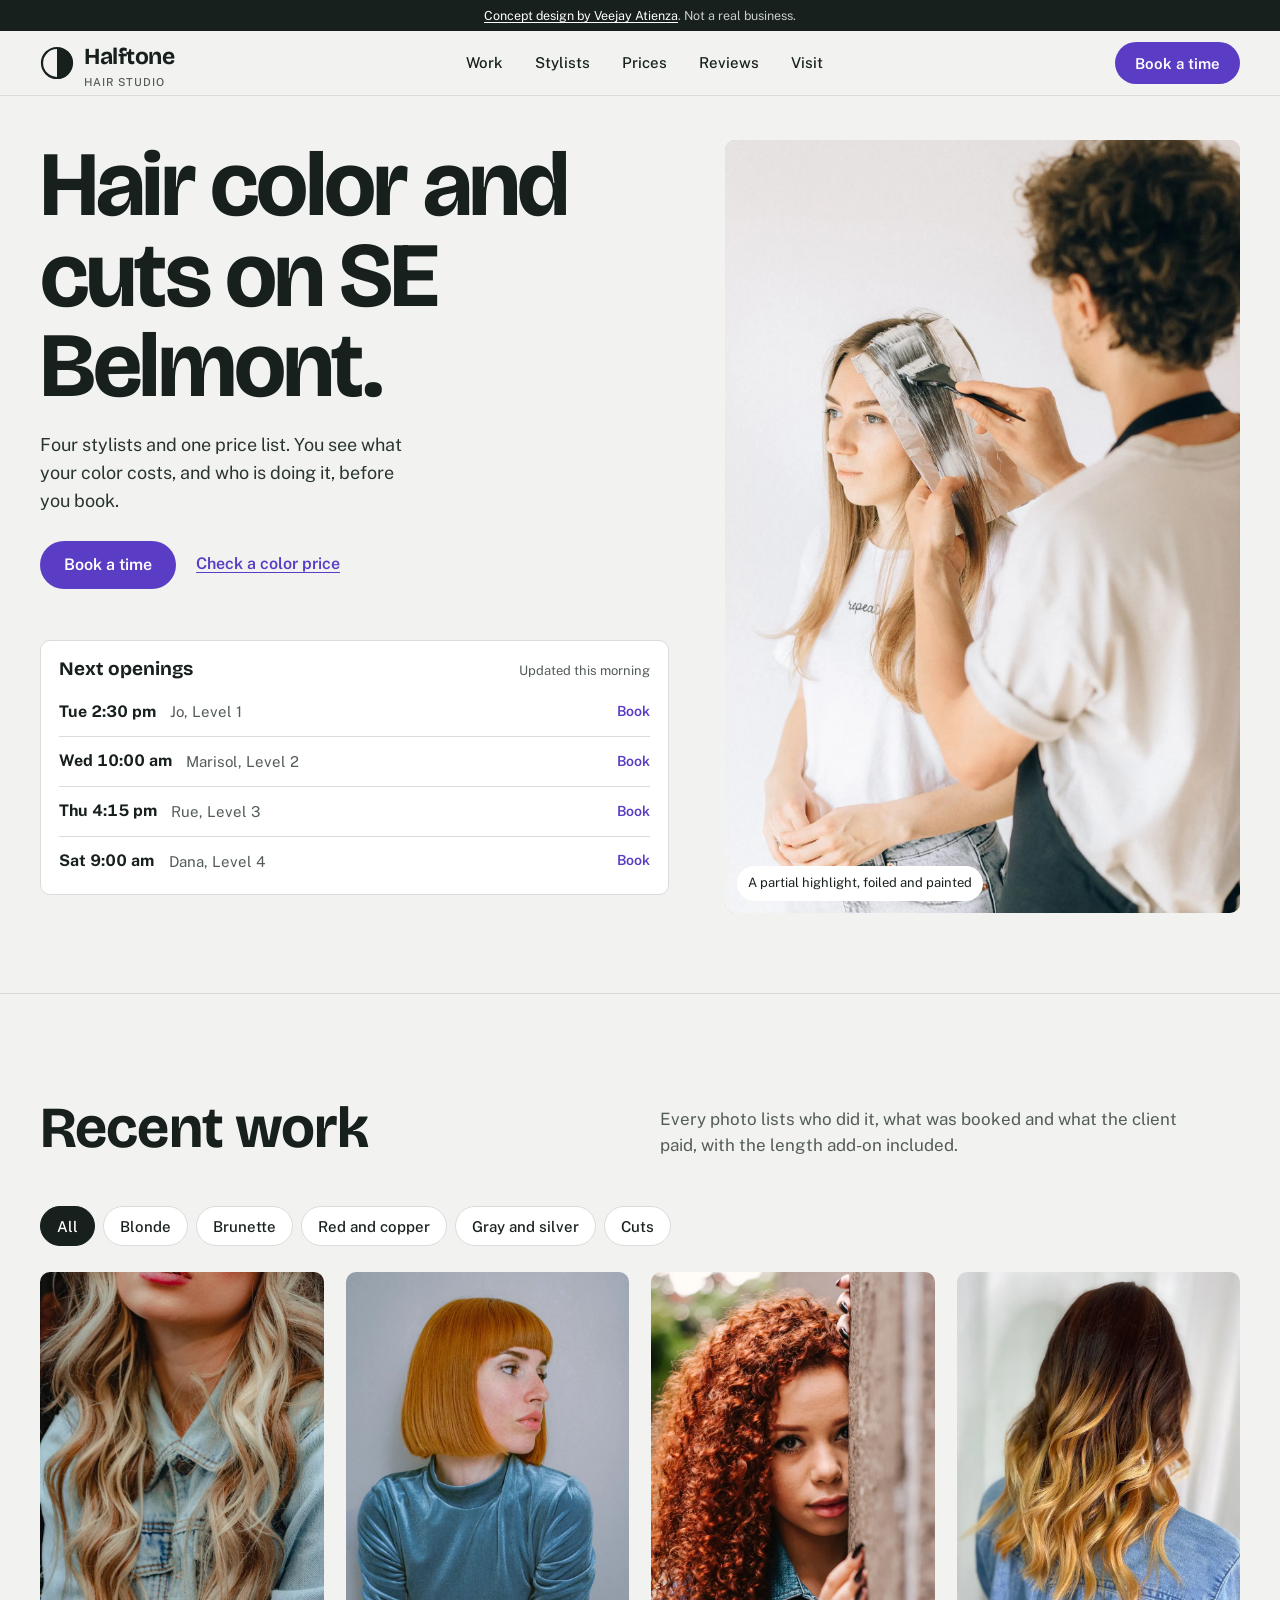
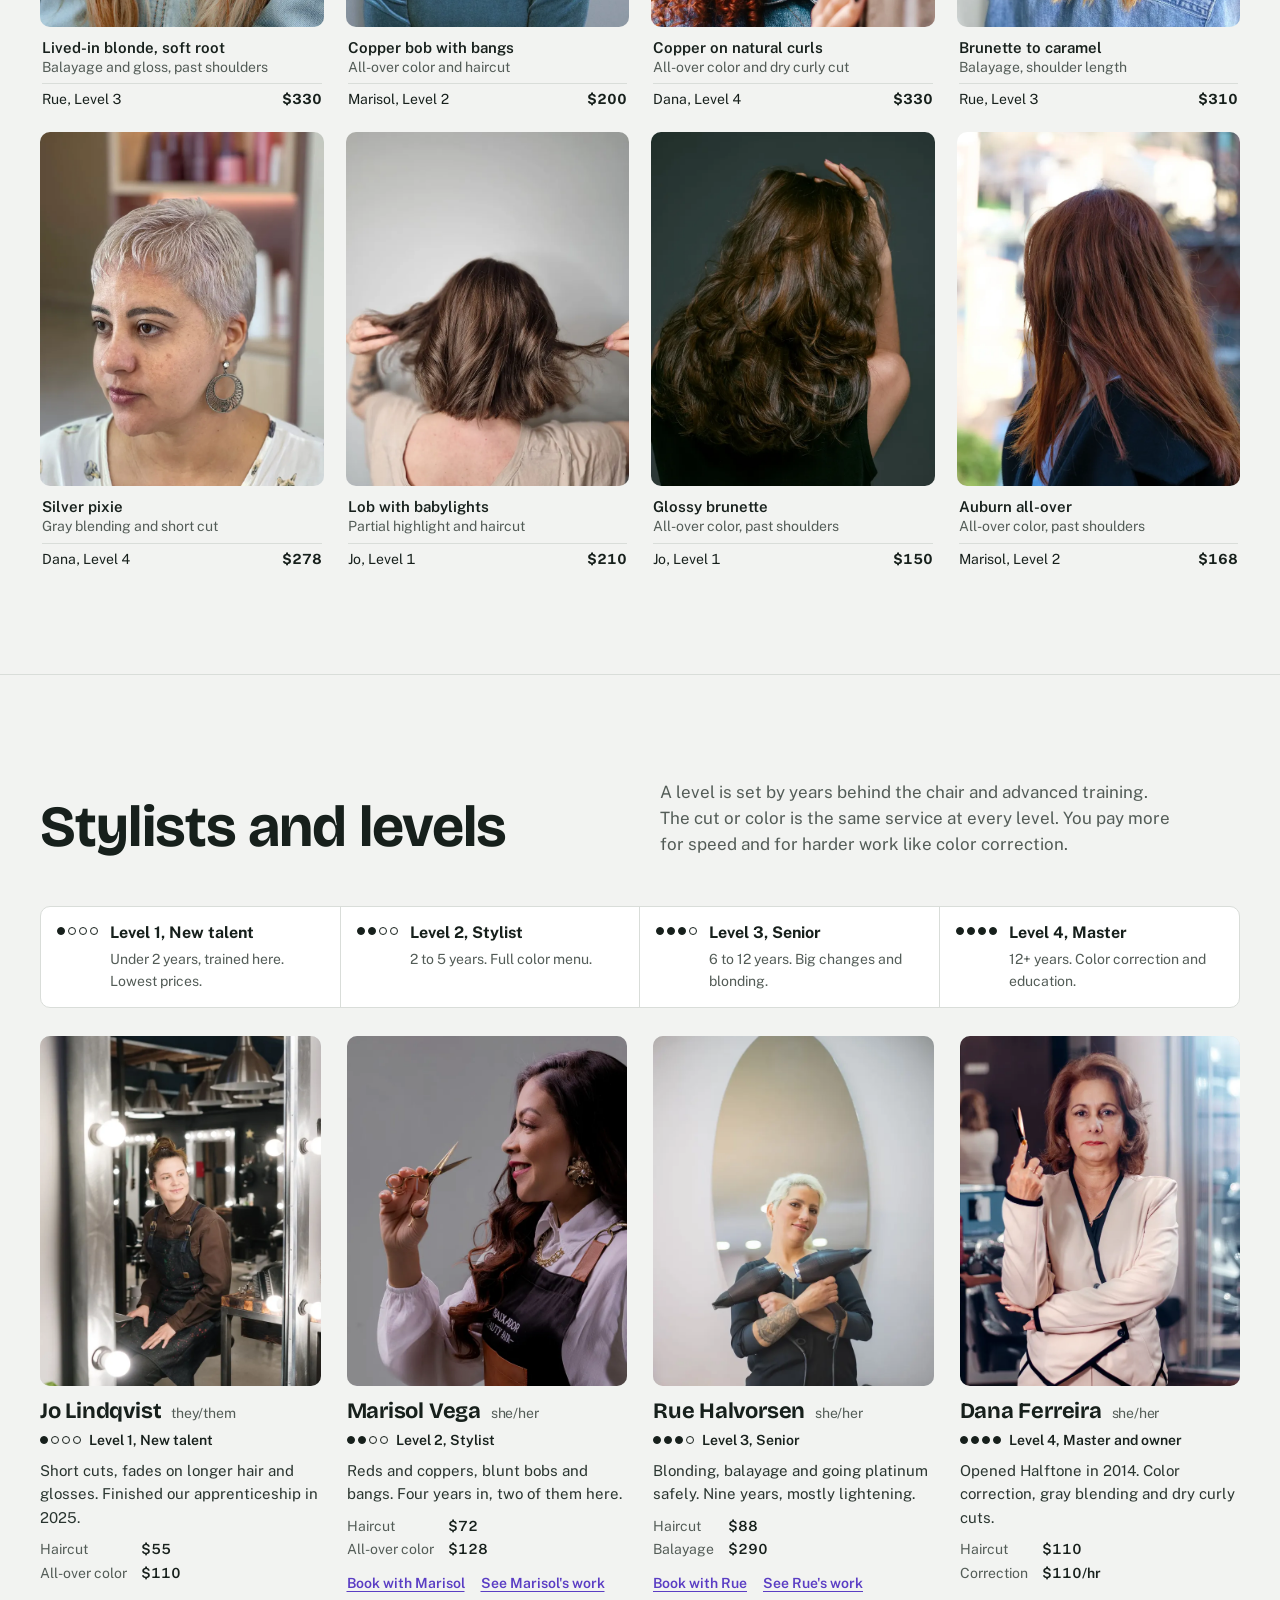
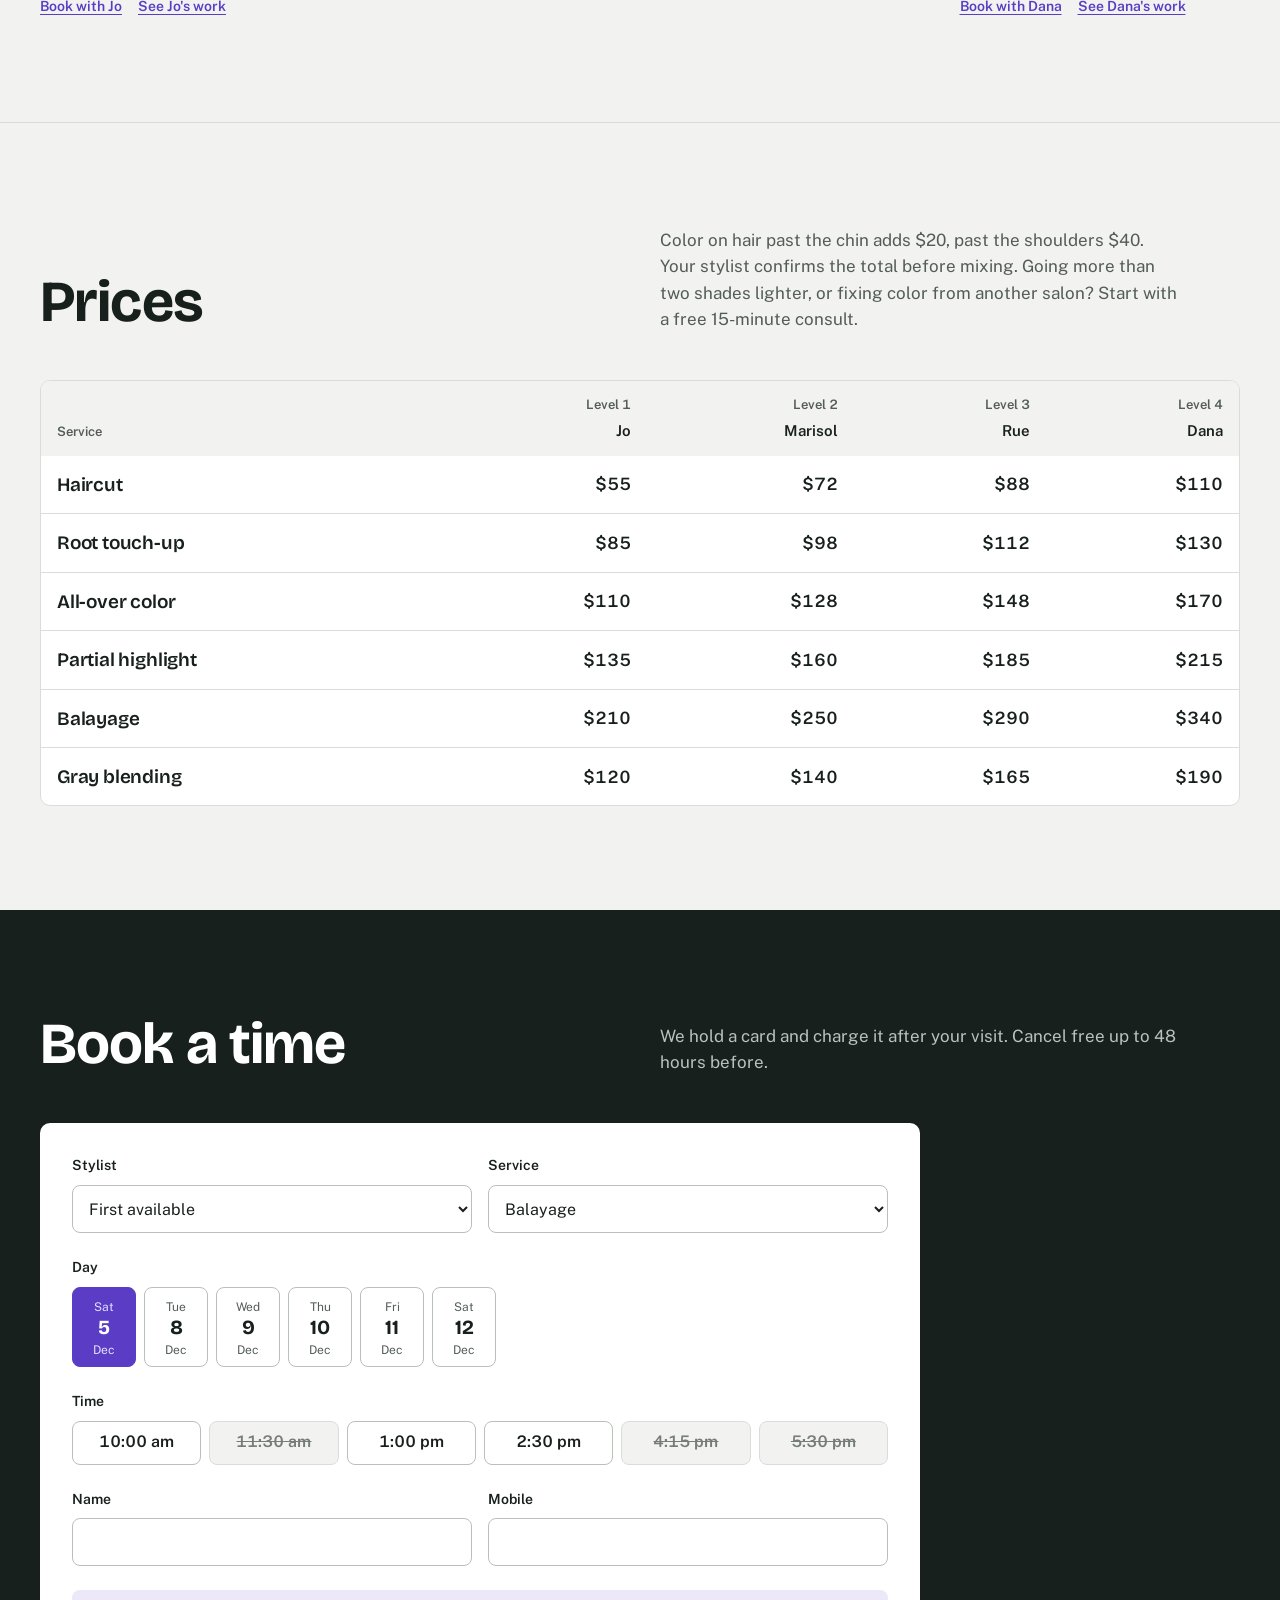
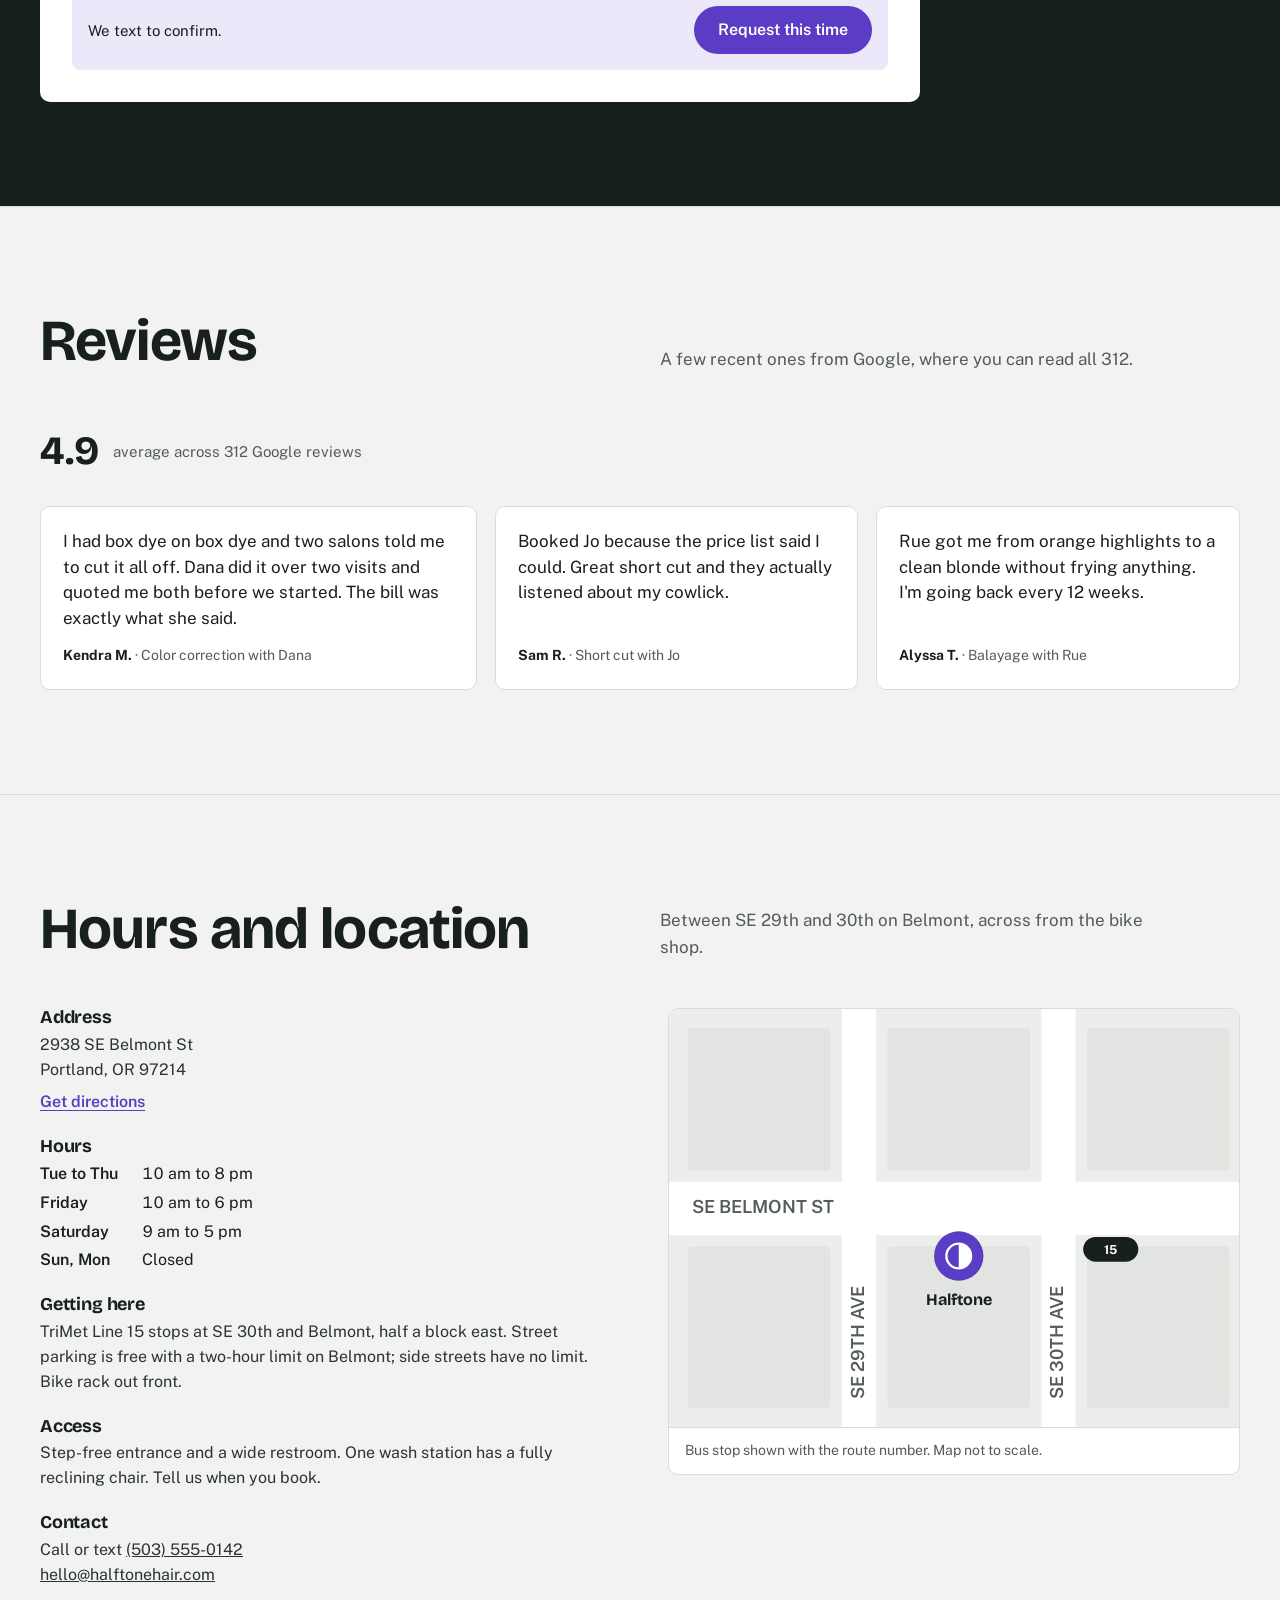
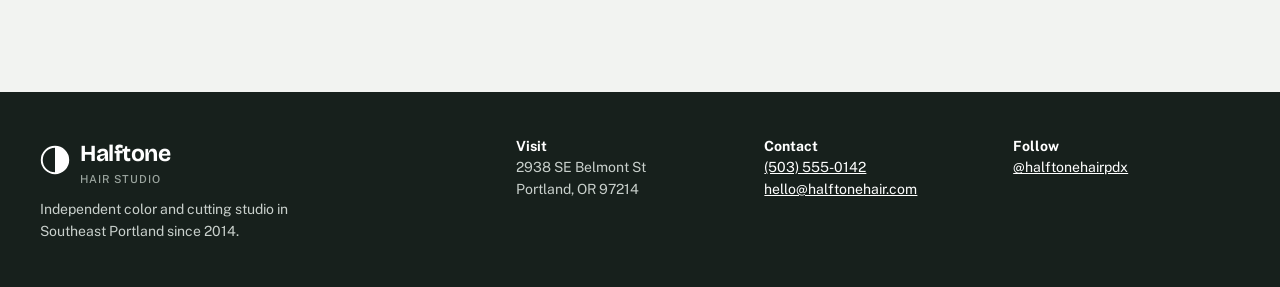
<file: concepts/salon/index.html>
<!doctype html>
<html lang="en">
<head>
<meta charset="utf-8">
<meta name="viewport" content="width=device-width, initial-scale=1">
<title>Halftone Hair Studio | Color and cuts on SE Belmont, Portland</title>
<meta name="description" content="Independent hair color and cutting studio on SE Belmont in Portland, Oregon. See every price by stylist level and book online.">
<link rel="preconnect" href="https://fonts.googleapis.com">
<link rel="preconnect" href="https://fonts.gstatic.com" crossorigin>
<link href="https://fonts.googleapis.com/css2?family=Bricolage+Grotesque:opsz,wght@12..96,500..800&family=Public+Sans:wght@400;500;600;700&display=swap" rel="stylesheet">
<style>
:root{
  --paper:#F2F3F1;
  --surface:#FFFFFF;
  --ink:#17201C;
  --ink-2:#2A3530;
  --muted:#535C57;
  --line:#D9DDD9;
  --violet:#5A3DC4;
  --violet-dark:#462CA6;
  --violet-tint:#ECE8FA;
  --violet-on-dark:#BBA9FF;
  --dot:#17201C;
  --radius:10px;
  --gutter:20px;
  --display:"Bricolage Grotesque",system-ui,sans-serif;
  --body:"Public Sans",system-ui,sans-serif;
}
*{box-sizing:border-box}
html{scroll-behavior:smooth;scroll-padding-top:72px}
@media (prefers-reduced-motion:reduce){html{scroll-behavior:auto}*{transition:none!important}}
body{margin:0;background:var(--paper);color:var(--ink);font-family:var(--body);font-size:16px;line-height:1.55;-webkit-font-smoothing:antialiased}
img{display:block;max-width:100%;height:auto}
a{color:inherit}
h1,h2,h3{font-family:var(--display);font-weight:700;line-height:1.05;margin:0;letter-spacing:-.015em}
h2{font-size:clamp(34px,5.4vw,58px)}
h3{font-size:22px;letter-spacing:-.01em}
p{margin:0}
.wrap{max-width:1240px;margin:0 auto;padding:0 var(--gutter)}
.sr{position:absolute;width:1px;height:1px;overflow:hidden;clip:rect(0 0 0 0);white-space:nowrap}
:focus-visible{outline:3px solid var(--violet);outline-offset:3px;border-radius:4px}
.dark :focus-visible{outline-color:var(--violet-on-dark)}
.skip{position:absolute;left:12px;top:-60px;background:var(--ink);color:#fff;padding:10px 14px;z-index:100;border-radius:6px}
.skip:focus{top:12px}

/* concept strip */
.concept{background:var(--ink);color:#C9CFCB;font-size:12.5px;text-align:center;padding:6px var(--gutter)}
.concept a{color:#fff;text-underline-offset:2px}

/* buttons */
.btn{display:inline-flex;align-items:center;justify-content:center;gap:8px;min-height:48px;padding:0 22px;border-radius:999px;font:600 16px/1 var(--body);text-decoration:none;border:2px solid transparent;cursor:pointer;transition:background .15s,color .15s,border-color .15s}
.btn-primary{background:var(--violet);color:#fff}
.btn-primary:hover{background:var(--violet-dark)}
.btn-line{border-color:var(--ink);color:var(--ink);background:transparent}
.btn-line:hover{background:var(--ink);color:#fff}
.link{font-weight:600;color:var(--violet);text-underline-offset:3px}

/* header */
header.site{position:sticky;top:0;z-index:50;background:rgba(242,243,241,.96);border-bottom:1px solid var(--line)}
.bar{display:flex;align-items:center;justify-content:space-between;height:64px}
.logo{display:flex;align-items:center;gap:10px;text-decoration:none;font-family:var(--display);font-weight:700;font-size:23px;letter-spacing:-.02em}
.logo small{display:block;font:500 11px/1 var(--body);letter-spacing:.08em;text-transform:uppercase;color:var(--muted);margin-top:3px}
.nav{display:none}
.nav a{text-decoration:none;font-weight:500;font-size:15px;padding:8px 2px;border-bottom:2px solid transparent}
.nav a:hover{border-color:var(--ink)}
.bar .btn{min-height:42px;padding:0 18px;font-size:15px}
.menu-btn{display:inline-flex;align-items:center;justify-content:center;width:44px;height:44px;border:1px solid var(--line);border-radius:50%;background:var(--surface);cursor:pointer;color:var(--ink)}
.bar-right{display:flex;align-items:center;gap:10px}
.bar-right .btn{display:none}
.mobile-nav{display:none;border-top:1px solid var(--line);padding:8px var(--gutter) 18px;background:var(--paper)}
.mobile-nav.open{display:block}
.mobile-nav a{display:block;padding:13px 0;border-bottom:1px solid var(--line);text-decoration:none;font-family:var(--display);font-size:22px;font-weight:600}
@media (min-width:900px){
  .nav{display:flex;gap:28px}
  .menu-btn{display:none}
  .bar-right .btn{display:inline-flex}
  .mobile-nav{display:none!important}
}

/* hero */
.hero{padding:28px 0 56px}
.hero-grid{display:grid;gap:24px;grid-template-areas:"intro" "photo" "open"}
.hero-intro{grid-area:intro}.openings{grid-area:open}.hero-photo{grid-area:photo}
.hero h1{font-size:clamp(44px,8.6vw,92px);letter-spacing:-.03em;line-height:.98}
.hero-lede{font-size:18px;color:var(--ink-2);max-width:34ch;margin-top:20px}
.hero-actions{display:flex;flex-wrap:wrap;gap:12px 20px;align-items:center;margin-top:26px}
.openings{background:var(--surface);border:1px solid var(--line);border-radius:var(--radius);padding:18px 18px 8px}
.openings-head{display:flex;justify-content:space-between;align-items:baseline;gap:12px;margin-bottom:6px}
.openings-head h2{font-size:19px;letter-spacing:0}
.openings-head span{font-size:13px;color:var(--muted)}
.openings ul{list-style:none;margin:0;padding:0}
.openings li+li{border-top:1px solid var(--line)}
.slot{display:grid;grid-template-columns:auto 1fr auto;gap:14px;align-items:center;width:100%;padding:12px 0;background:none;border:0;font:inherit;color:inherit;text-align:left;cursor:pointer}
.slot time{font-weight:700;font-variant-numeric:tabular-nums;min-width:96px}
.slot .who{color:var(--muted);font-size:15px}
.slot .go{color:var(--violet);font-weight:600;font-size:14px;white-space:nowrap}
.slot:hover .go{text-decoration:underline}
.hero-photo{position:relative;border-radius:var(--radius);overflow:hidden;aspect-ratio:4/3;background:#ccc;margin:0}
.hero-photo img{width:100%;height:100%;object-fit:cover;object-position:50% 30%}
.hero-photo figcaption{position:absolute;left:12px;bottom:12px;background:var(--surface);font-size:13px;padding:7px 11px;border-radius:999px}
@media (min-width:900px){
  .hero{padding:44px 0 80px}
  .hero-grid{grid-template-columns:1.1fr .9fr;grid-template-areas:"intro photo" "open photo";column-gap:56px;row-gap:34px;align-items:start}
  .hero-photo{aspect-ratio:auto;height:100%;min-height:640px;align-self:stretch}
}

/* level dots */
.dots{display:inline-flex;gap:3px;vertical-align:middle}
.dots i{width:8px;height:8px;border-radius:50%;border:1.5px solid currentColor}
.dots i.on{background:currentColor}

/* sections */
section.block{padding:72px 0;border-top:1px solid var(--line)}
.sec-head{display:grid;gap:14px;margin-bottom:34px}
.sec-head p{color:var(--muted);max-width:52ch;font-size:17px}
@media (min-width:900px){
  section.block{padding:104px 0}
  .sec-head{grid-template-columns:1fr 1fr;align-items:end;gap:40px;margin-bottom:48px}
}

/* work */
.chips{display:flex;gap:8px;overflow-x:auto;padding-bottom:4px;margin-bottom:22px;scrollbar-width:none}
.chips::-webkit-scrollbar{display:none}
.chip{flex:none;min-height:40px;padding:0 16px;border-radius:999px;border:1px solid var(--line);background:var(--surface);font:500 15px var(--body);color:var(--ink);cursor:pointer}
.chip[aria-pressed="true"]{background:var(--ink);color:#fff;border-color:var(--ink)}
.work{display:grid;grid-template-columns:repeat(2,1fr);gap:14px}
.work figure{margin:0}
.work .ph{aspect-ratio:4/5;border-radius:var(--radius);overflow:hidden;background:#ddd}
.work img{width:100%;height:100%;object-fit:cover}
.work figcaption{padding:10px 2px 0;font-size:14px;line-height:1.4}
.work figcaption b{display:block;font-weight:600;font-size:15px}
.work .meta{color:var(--muted)}
.work .paid{display:flex;justify-content:space-between;gap:8px;margin-top:6px;padding-top:6px;border-top:1px solid var(--line);font-variant-numeric:tabular-nums}
.work .paid strong{font-weight:700}
.work [hidden]{display:none}
@media (min-width:900px){.work{grid-template-columns:repeat(4,1fr);gap:22px}}

/* stylists */
.levels{display:grid;gap:0;border:1px solid var(--line);border-radius:var(--radius);background:var(--surface);margin-bottom:28px}
.levels div{padding:14px 16px;border-bottom:1px solid var(--line);display:grid;grid-template-columns:auto 1fr;gap:4px 12px;align-items:start;align-content:start}
.levels .d{margin-top:6px}
.levels div:last-child{border-bottom:0}
.levels b{font-weight:700}
.levels span.d{grid-row:span 2}
.levels p{grid-column:2;color:var(--muted);font-size:14px}
@media (min-width:900px){
  .levels{grid-template-columns:repeat(4,1fr)}
  .levels div{border-bottom:0;border-right:1px solid var(--line)}
  .levels div:last-child{border-right:0}
}
.team{display:grid;gap:22px}
.person{display:grid;grid-template-columns:120px 1fr;gap:16px;align-items:start;align-content:start}
.person .ph{border-radius:var(--radius);overflow:hidden;aspect-ratio:4/5;background:#ddd}
.person img{width:100%;height:100%;object-fit:cover;object-position:50% 25%}
.person h3{display:flex;flex-wrap:wrap;align-items:baseline;gap:4px 10px}
.person .pron{font:400 14px var(--body);color:var(--muted)}
.person .lvl{display:flex;align-items:center;gap:8px;margin-top:6px;font-size:14px;font-weight:600}
.person .about{margin-top:8px;font-size:15px;color:var(--ink-2)}
.person dl{display:grid;grid-template-columns:auto auto;justify-content:start;gap:2px 14px;margin:10px 0 0;font-size:14px;font-variant-numeric:tabular-nums}
.person dt{color:var(--muted)}
.person dd{margin:0;font-weight:600}
.person .acts{display:flex;flex-wrap:wrap;gap:6px 16px;margin-top:12px;font-size:14px}
@media (min-width:640px){.person{grid-template-columns:170px 1fr;gap:22px}}
@media (min-width:1000px){
  .team{grid-template-columns:repeat(4,1fr);gap:26px}
  .person{grid-template-columns:1fr;gap:14px}
}

/* prices */
.table-card{background:var(--surface);border:1px solid var(--line);border-radius:var(--radius);overflow:hidden}
table.prices{width:100%;border-collapse:collapse;font-variant-numeric:tabular-nums}
.prices th,.prices td{padding:14px 16px;text-align:right;border-bottom:1px solid var(--line)}
.prices thead th{font-size:13px;font-weight:600;color:var(--muted);vertical-align:bottom;background:var(--paper)}
.prices thead th .n{display:block;color:var(--ink);font-size:15px;margin-top:3px}
.prices th:first-child{text-align:left}
.prices tbody th{font-family:var(--display);font-size:19px;font-weight:600;letter-spacing:-.01em}
.prices td{font-weight:600;font-size:17px;white-space:nowrap}
.prices tr:last-child th,.prices tr:last-child td{border-bottom:0}
@media (max-width:600px){
  .prices th,.prices td{padding:12px 6px}
  .prices th:first-child{padding-left:12px}.prices th:last-child,.prices td:last-child{padding-right:12px}
  .prices tbody th{font-size:16px}.prices td{font-size:15px}
  .prices thead th{font-size:11.5px}.prices thead th .n{font-size:13px}
}

/* booking */
.dark{background:var(--ink);color:#fff;border-top:0!important}
.dark .sec-head p{color:#B9C2BD}
.hero-grid>*,.visit>*{min-width:0}
.booker{max-width:880px;background:var(--surface);color:var(--ink);border-radius:var(--radius);padding:24px;display:grid;gap:24px}
.two{display:grid;gap:16px}
@media (min-width:640px){.two{grid-template-columns:1fr 1fr}.booker{padding:32px}}
.booker label,.booker .legend{display:block;font-size:14px;font-weight:600;margin-bottom:8px}
.booker select,.booker input{width:100%;min-height:48px;border:1px solid #B9BFBB;border-radius:8px;background:#fff;font:16px var(--body);color:var(--ink);padding:0 12px}
.days{display:flex;flex-wrap:wrap;gap:8px}
.day,.time{border:1px solid #B9BFBB;background:#fff;border-radius:8px;cursor:pointer;font:inherit;color:var(--ink)}
.day{width:64px;padding:8px 0;text-align:center;line-height:1.2}
.day b{display:block;font-size:20px;font-family:var(--display)}
.day small{font-size:12px;color:var(--muted)}
.day[aria-pressed="true"],.time[aria-pressed="true"]{background:var(--violet);border-color:var(--violet);color:#fff}
.day[aria-pressed="true"] small{color:#E6E0FF}
.times{display:grid;grid-template-columns:repeat(3,1fr);gap:8px}
@media (min-width:640px){.times{grid-template-columns:repeat(6,1fr)}}
.time{min-height:44px;font-weight:600;font-variant-numeric:tabular-nums}
.time:disabled{color:#767C78;background:var(--paper);text-decoration:line-through;cursor:not-allowed;border-color:var(--line)}
.summary{display:flex;flex-wrap:wrap;justify-content:space-between;gap:12px;align-items:center;padding:16px;background:var(--violet-tint);border-radius:8px}
.summary p{font-size:15px}

/* reviews */
.reviews{display:grid;gap:18px}
.review{background:var(--surface);border:1px solid var(--line);border-radius:var(--radius);padding:22px;display:flex;flex-direction:column;gap:14px}
.review blockquote{margin:0;font-size:17px;line-height:1.5}
.review footer{font-size:14px;color:var(--muted);margin-top:auto}
.review footer b{color:var(--ink)}
.rating{display:flex;align-items:center;gap:14px;margin-bottom:24px;font-size:15px;color:var(--muted)}
.rating strong{font-family:var(--display);font-size:40px;color:var(--ink)}
@media (min-width:900px){.reviews{grid-template-columns:1.2fr 1fr 1fr}}

/* visit */
.visit{display:grid;gap:30px}
@media (min-width:900px){.visit{grid-template-columns:1fr 1fr;gap:56px}}
.facts{display:grid;gap:22px}
.facts h3{font-size:18px;margin-bottom:6px}
.facts p,.facts li{font-size:16px;color:var(--ink-2)}
.hours{display:grid;grid-template-columns:auto 1fr;gap:4px 24px;margin:0;font-variant-numeric:tabular-nums}
.hours dt{font-weight:600}
.hours dd{margin:0}
.map{align-self:start;background:var(--surface);border:1px solid var(--line);border-radius:var(--radius);overflow:hidden}
.map svg{display:block;width:100%;height:auto}
.map p{padding:12px 16px;font-size:14px;color:var(--muted);border-top:1px solid var(--line)}

footer.site{background:var(--ink);color:#C9D0CC;padding:44px 0 110px;font-size:14px}
footer.site .cols{display:grid;gap:22px}
footer.site a{color:#fff}
footer.site .logo{color:#fff}
footer.site .logo small{color:#9DA7A1}
@media (min-width:900px){footer.site{padding-bottom:44px}footer.site .cols{grid-template-columns:2fr 1fr 1fr 1fr}}

/* mobile book bar */
.bookbar{position:fixed;left:0;right:0;bottom:0;z-index:60;display:flex;gap:10px;padding:10px var(--gutter) calc(10px + env(safe-area-inset-bottom));background:var(--surface);border-top:1px solid var(--line)}
.bookbar .btn{flex:1}
.bookbar .call{flex:none;width:48px;padding:0;border:1px solid var(--line);color:var(--ink);background:var(--paper)}
@media (min-width:900px){.bookbar{display:none}}
svg.i{width:20px;height:20px;fill:none;stroke:currentColor;stroke-width:1.75;stroke-linecap:round;stroke-linejoin:round;flex:none}
</style>
</head>
<body>
<a class="skip" href="#main">Skip to content</a>
<div class="concept"><a href="https://atienzaveejay.github.io/ui-design/">Concept design by Veejay Atienza</a>. Not a real business.</div>

<header class="site">
  <div class="wrap bar">
    <a class="logo" href="#top" aria-label="Halftone Hair Studio, back to top">
      <svg width="34" height="34" viewBox="0 0 34 34" aria-hidden="true"><circle cx="17" cy="17" r="15" fill="none" stroke="currentColor" stroke-width="2.2"/><path d="M17 2a15 15 0 0 1 0 30z" fill="currentColor"/></svg>
      <span>Halftone<small>Hair Studio</small></span>
    </a>
    <nav class="nav" aria-label="Main">
      <a href="#work">Work</a>
      <a href="#stylists">Stylists</a>
      <a href="#prices">Prices</a>
      <a href="#reviews">Reviews</a>
      <a href="#visit">Visit</a>
    </nav>
    <div class="bar-right">
      <a class="btn btn-primary" href="#book">Book a time</a>
      <button class="menu-btn" aria-expanded="false" aria-controls="mnav" aria-label="Open menu">
        <svg class="i" viewBox="0 0 24 24"><path d="M4 7h16M4 12h16M4 17h16"/></svg>
      </button>
    </div>
  </div>
  <nav class="mobile-nav" id="mnav" aria-label="Mobile">
    <a href="#work">Work</a>
    <a href="#stylists">Stylists</a>
    <a href="#prices">Prices</a>
    <a href="#book">Book</a>
    <a href="#reviews">Reviews</a>
    <a href="#visit">Visit</a>
  </nav>
</header>

<main id="main">
<section class="hero" id="top">
  <div class="wrap hero-grid">
    <div class="hero-intro">
      <h1>Hair color and cuts on SE Belmont.</h1>
      <p class="hero-lede">Four stylists and one price list. You see what your color costs, and who is doing it, before you book.</p>
      <div class="hero-actions">
        <a class="btn btn-primary" href="#book">Book a time</a>
        <a class="link" href="#prices">Check a color price</a>
      </div>
    </div>
    <div class="openings">
        <div class="openings-head">
          <h2>Next openings</h2>
          <span>Updated this morning</span>
        </div>
        <ul>
          <li><button class="slot" data-stylist="jo"><time>Tue 2:30 pm</time><span class="who">Jo, Level 1</span><span class="go">Book</span></button></li>
          <li><button class="slot" data-stylist="marisol"><time>Wed 10:00 am</time><span class="who">Marisol, Level 2</span><span class="go">Book</span></button></li>
          <li><button class="slot" data-stylist="rue"><time>Thu 4:15 pm</time><span class="who">Rue, Level 3</span><span class="go">Book</span></button></li>
          <li><button class="slot" data-stylist="dana"><time>Sat 9:00 am</time><span class="who">Dana, Level 4</span><span class="go">Book</span></button></li>
        </ul>
    </div>
    <figure class="hero-photo">
      <img src="img/hero.webp" width="1600" height="2400" alt="A colorist paints lightener onto a section of a smiling client's hair">
      <figcaption>A partial highlight, foiled and painted</figcaption>
    </figure>
  </div>
</section>

<section class="block" id="work" aria-labelledby="work-h">
  <div class="wrap">
    <div class="sec-head">
      <h2 id="work-h">Recent work</h2>
      <p>Every photo lists who did it, what was booked and what the client paid, with the length add-on included.</p>
    </div>
    <div class="chips" role="group" aria-label="Filter work">
      <button class="chip" aria-pressed="true" data-f="all">All</button>
      <button class="chip" aria-pressed="false" data-f="blonde">Blonde</button>
      <button class="chip" aria-pressed="false" data-f="brunette">Brunette</button>
      <button class="chip" aria-pressed="false" data-f="red">Red and copper</button>
      <button class="chip" aria-pressed="false" data-f="gray">Gray and silver</button>
      <button class="chip" aria-pressed="false" data-f="cut">Cuts</button>
    </div>
    <div class="work">
      <figure data-t="blonde">
        <div class="ph"><img src="img/work-blonde.webp" width="800" height="1200" loading="lazy" alt="Long wavy hair with soft blonde pieces and a darker root"></div>
        <figcaption><b>Lived-in blonde, soft root</b><span class="meta">Balayage and gloss, past shoulders</span><span class="paid"><span>Rue, Level 3</span><strong>$330</strong></span></figcaption>
      </figure>
      <figure data-t="red cut">
        <div class="ph"><img src="img/work-copper-bob.webp" width="800" height="1066" loading="lazy" alt="Bright copper blunt bob with full bangs"></div>
        <figcaption><b>Copper bob with bangs</b><span class="meta">All-over color and haircut</span><span class="paid"><span>Marisol, Level 2</span><strong>$200</strong></span></figcaption>
      </figure>
      <figure data-t="red cut">
        <div class="ph"><img src="img/work-curls.webp" width="800" height="1200" loading="lazy" alt="Tight natural curls in a deep copper shade"></div>
        <figcaption><b>Copper on natural curls</b><span class="meta">All-over color and dry curly cut</span><span class="paid"><span>Dana, Level 4</span><strong>$330</strong></span></figcaption>
      </figure>
      <figure data-t="brunette blonde">
        <div class="ph"><img src="img/work-balayage.webp" width="800" height="1067" loading="lazy" alt="Dark brown hair melting into caramel ends, seen from behind"></div>
        <figcaption><b>Brunette to caramel</b><span class="meta">Balayage, shoulder length</span><span class="paid"><span>Rue, Level 3</span><strong>$310</strong></span></figcaption>
      </figure>
      <figure data-t="gray cut">
        <div class="ph"><img src="img/work-silver.webp" width="800" height="1067" loading="lazy" alt="Short silver pixie cut on a woman with large earrings"></div>
        <figcaption><b>Silver pixie</b><span class="meta">Gray blending and short cut</span><span class="paid"><span>Dana, Level 4</span><strong>$278</strong></span></figcaption>
      </figure>
      <figure data-t="blonde cut">
        <div class="ph"><img src="img/work-lob.webp" width="800" height="1067" loading="lazy" alt="Shoulder-length light brown lob with fine highlights, from behind"></div>
        <figcaption><b>Lob with babylights</b><span class="meta">Partial highlight and haircut</span><span class="paid"><span>Jo, Level 1</span><strong>$210</strong></span></figcaption>
      </figure>
      <figure data-t="brunette">
        <div class="ph"><img src="img/work-brunette.webp" width="800" height="1202" loading="lazy" alt="Long glossy chocolate brown waves from behind"></div>
        <figcaption><b>Glossy brunette</b><span class="meta">All-over color, past shoulders</span><span class="paid"><span>Jo, Level 1</span><strong>$150</strong></span></figcaption>
      </figure>
      <figure data-t="red">
        <div class="ph"><img src="img/work-auburn.webp" width="800" height="1200" loading="lazy" alt="Long straight auburn hair seen over the shoulder"></div>
        <figcaption><b>Auburn all-over</b><span class="meta">All-over color, past shoulders</span><span class="paid"><span>Marisol, Level 2</span><strong>$168</strong></span></figcaption>
      </figure>
    </div>
  </div>
</section>

<section class="block" id="stylists" aria-labelledby="sty-h">
  <div class="wrap">
    <div class="sec-head">
      <h2 id="sty-h">Stylists and levels</h2>
      <p>A level is set by years behind the chair and advanced training. The cut or color is the same service at every level. You pay more for speed and for harder work like color correction.</p>
    </div>
    <div class="levels">
      <div><span class="d dots" aria-hidden="true"><i class="on"></i><i></i><i></i><i></i></span><b>Level 1, New talent</b><p>Under 2 years, trained here. Lowest prices.</p></div>
      <div><span class="d dots" aria-hidden="true"><i class="on"></i><i class="on"></i><i></i><i></i></span><b>Level 2, Stylist</b><p>2 to 5 years. Full color menu.</p></div>
      <div><span class="d dots" aria-hidden="true"><i class="on"></i><i class="on"></i><i class="on"></i><i></i></span><b>Level 3, Senior</b><p>6 to 12 years. Big changes and blonding.</p></div>
      <div><span class="d dots" aria-hidden="true"><i class="on"></i><i class="on"></i><i class="on"></i><i class="on"></i></span><b>Level 4, Master</b><p>12+ years. Color correction and education.</p></div>
    </div>
    <div class="team">
      <article class="person">
        <div class="ph"><img src="img/stylist-jo.webp" width="700" height="1050" loading="lazy" alt="Jo, a stylist with short dark hair, sitting by a lit salon mirror"></div>
        <div>
          <h3>Jo Lindqvist <span class="pron">they/them</span></h3>
          <p class="lvl"><span class="dots" aria-hidden="true"><i class="on"></i><i></i><i></i><i></i></span>Level 1, New talent</p>
          <p class="about">Short cuts, fades on longer hair and glosses. Finished our apprenticeship in 2025.</p>
          <dl><dt>Haircut</dt><dd>$55</dd><dt>All-over color</dt><dd>$110</dd></dl>
          <p class="acts"><a class="link" href="#book" data-book="jo">Book with Jo</a><a class="link" href="#work">See Jo's work</a></p>
        </div>
      </article>
      <article class="person">
        <div class="ph"><img src="img/stylist-marisol.webp" width="700" height="1050" loading="lazy" alt="Marisol, a stylist with long dark waves, holding scissors"></div>
        <div>
          <h3>Marisol Vega <span class="pron">she/her</span></h3>
          <p class="lvl"><span class="dots" aria-hidden="true"><i class="on"></i><i class="on"></i><i></i><i></i></span>Level 2, Stylist</p>
          <p class="about">Reds and coppers, blunt bobs and bangs. Four years in, two of them here.</p>
          <dl><dt>Haircut</dt><dd>$72</dd><dt>All-over color</dt><dd>$128</dd></dl>
          <p class="acts"><a class="link" href="#book" data-book="marisol">Book with Marisol</a><a class="link" href="#work">See Marisol's work</a></p>
        </div>
      </article>
      <article class="person">
        <div class="ph"><img src="img/stylist-rue.webp" width="700" height="1049" loading="lazy" alt="Rue, a stylist with a platinum crop and tattoos, holding two hair dryers"></div>
        <div>
          <h3>Rue Halvorsen <span class="pron">she/her</span></h3>
          <p class="lvl"><span class="dots" aria-hidden="true"><i class="on"></i><i class="on"></i><i class="on"></i><i></i></span>Level 3, Senior</p>
          <p class="about">Blonding, balayage and going platinum safely. Nine years, mostly lightening.</p>
          <dl><dt>Haircut</dt><dd>$88</dd><dt>Balayage</dt><dd>$290</dd></dl>
          <p class="acts"><a class="link" href="#book" data-book="rue">Book with Rue</a><a class="link" href="#work">See Rue's work</a></p>
        </div>
      </article>
      <article class="person">
        <div class="ph"><img src="img/stylist-dana.webp" width="700" height="875" loading="lazy" alt="Dana, the owner, a woman with shoulder-length auburn hair holding a comb"></div>
        <div>
          <h3>Dana Ferreira <span class="pron">she/her</span></h3>
          <p class="lvl"><span class="dots" aria-hidden="true"><i class="on"></i><i class="on"></i><i class="on"></i><i class="on"></i></span>Level 4, Master and owner</p>
          <p class="about">Opened Halftone in 2014. Color correction, gray blending and dry curly cuts.</p>
          <dl><dt>Haircut</dt><dd>$110</dd><dt>Correction</dt><dd>$110/hr</dd></dl>
          <p class="acts"><a class="link" href="#book" data-book="dana">Book with Dana</a><a class="link" href="#work">See Dana's work</a></p>
        </div>
      </article>
    </div>
  </div>
</section>

<section class="block" id="prices" aria-labelledby="pr-h">
  <div class="wrap">
    <div class="sec-head">
      <h2 id="pr-h">Prices</h2>
      <p>Color on hair past the chin adds $20, past the shoulders $40. Your stylist confirms the total before mixing. Going more than two shades lighter, or fixing color from another salon? Start with a free 15-minute consult.</p>
    </div>
    <div class="table-card">
      <table class="prices">
        <caption class="sr">Prices in US dollars by stylist and level</caption>
        <thead><tr><th scope="col">Service</th><th scope="col">Level 1<span class="n">Jo</span></th><th scope="col">Level 2<span class="n">Marisol</span></th><th scope="col">Level 3<span class="n">Rue</span></th><th scope="col">Level 4<span class="n">Dana</span></th></tr></thead>
        <tbody>
          <tr><th scope="row">Haircut</th><td>$55</td><td>$72</td><td>$88</td><td>$110</td></tr>
          <tr><th scope="row">Root touch-up</th><td>$85</td><td>$98</td><td>$112</td><td>$130</td></tr>
          <tr><th scope="row">All-over color</th><td>$110</td><td>$128</td><td>$148</td><td>$170</td></tr>
          <tr><th scope="row">Partial highlight</th><td>$135</td><td>$160</td><td>$185</td><td>$215</td></tr>
          <tr><th scope="row">Balayage</th><td>$210</td><td>$250</td><td>$290</td><td>$340</td></tr>
          <tr><th scope="row">Gray blending</th><td>$120</td><td>$140</td><td>$165</td><td>$190</td></tr>
        </tbody>
      </table>
    </div>
  </div>
</section>

<section class="block dark" id="book" aria-labelledby="bk-h">
  <div class="wrap">
    <div class="sec-head">
      <h2 id="bk-h">Book a time</h2>
      <p>We hold a card and charge it after your visit. Cancel free up to 48 hours before.</p>
    </div>
    <form class="booker" id="booker" onsubmit="return false" novalidate>
      <div class="two">
        <div><label for="b-sty">Stylist</label>
          <select id="b-sty"><option value="any">First available</option><option value="jo">Jo, Level 1</option><option value="marisol">Marisol, Level 2</option><option value="rue">Rue, Level 3</option><option value="dana">Dana, Level 4</option></select></div>
        <div><label for="b-svc">Service</label>
          <select id="b-svc"><option>Haircut</option><option>Root touch-up</option><option>All-over color</option><option>Partial highlight</option><option selected>Balayage</option><option>Gray blending</option><option>Free color consult</option></select></div>
      </div>
      <div><span class="legend" id="d-l">Day</span><div class="days" id="days" role="group" aria-labelledby="d-l"></div></div>
      <div><span class="legend" id="t-l">Time</span><div class="times" id="times" role="group" aria-labelledby="t-l"></div></div>
      <div class="two">
        <div><label for="b-name">Name</label><input id="b-name" type="text" autocomplete="name"></div>
        <div><label for="b-tel">Mobile</label><input id="b-tel" type="tel" autocomplete="tel" inputmode="tel"></div>
      </div>
      <div class="summary">
        <p id="b-status" role="status">We text to confirm.</p>
        <button class="btn btn-primary" type="submit" id="b-go">Request this time</button>
      </div>
    </form>
  </div>
</section>

<section class="block" id="reviews" aria-labelledby="rv-h">
  <div class="wrap">
    <div class="sec-head">
      <h2 id="rv-h">Reviews</h2>
      <p>A few recent ones from Google, where you can read all 312.</p>
    </div>
    <div class="rating"><strong>4.9</strong><span>average across 312 Google reviews</span></div>
    <div class="reviews">
      <figure class="review" style="margin:0">
        <blockquote>I had box dye on box dye and two salons told me to cut it all off. Dana did it over two visits and quoted me both before we started. The bill was exactly what she said.</blockquote>
        <footer><b>Kendra M.</b> · Color correction with Dana</footer>
      </figure>
      <figure class="review" style="margin:0">
        <blockquote>Booked Jo because the price list said I could. Great short cut and they actually listened about my cowlick.</blockquote>
        <footer><b>Sam R.</b> · Short cut with Jo</footer>
      </figure>
      <figure class="review" style="margin:0">
        <blockquote>Rue got me from orange highlights to a clean blonde without frying anything. I'm going back every 12 weeks.</blockquote>
        <footer><b>Alyssa T.</b> · Balayage with Rue</footer>
      </figure>
    </div>
  </div>
</section>

<section class="block" id="visit" aria-labelledby="vs-h">
  <div class="wrap">
    <div class="sec-head">
      <h2 id="vs-h">Hours and location</h2>
      <p>Between SE 29th and 30th on Belmont, across from the bike shop.</p>
    </div>
    <div class="visit">
      <div class="facts">
        <div>
          <h3>Address</h3>
          <p>2938 SE Belmont St<br>Portland, OR 97214</p>
          <p style="margin-top:8px"><a class="link" href="#visit">Get directions</a></p>
        </div>
        <div>
          <h3>Hours</h3>
          <dl class="hours">
            <dt>Tue to Thu</dt><dd>10 am to 8 pm</dd>
            <dt>Friday</dt><dd>10 am to 6 pm</dd>
            <dt>Saturday</dt><dd>9 am to 5 pm</dd>
            <dt>Sun, Mon</dt><dd>Closed</dd>
          </dl>
        </div>
        <div>
          <h3>Getting here</h3>
          <p>TriMet Line 15 stops at SE 30th and Belmont, half a block east. Street parking is free with a two-hour limit on Belmont; side streets have no limit. Bike rack out front.</p>
        </div>
        <div>
          <h3>Access</h3>
          <p>Step-free entrance and a wide restroom. One wash station has a fully reclining chair. Tell us when you book.</p>
        </div>
        <div>
          <h3>Contact</h3>
          <p>Call or text <a href="tel:+15035550142">(503) 555-0142</a><br><a href="mailto:hello@halftonehair.com">hello@halftonehair.com</a></p>
        </div>
      </div>
      <figure class="map" style="margin:0">
        <svg viewBox="0 0 600 440" role="img" aria-labelledby="map-t">
          <title id="map-t">Map: the studio sits on the south side of SE Belmont between SE 29th and SE 30th, with the Line 15 bus stop at 30th.</title>
          <rect width="600" height="440" fill="#ECEEEB"/>
          <g fill="#E1E4E0">
            <rect x="20" y="20" width="150" height="150" rx="4"/><rect x="230" y="20" width="150" height="150" rx="4"/><rect x="440" y="20" width="150" height="150" rx="4"/>
            <rect x="20" y="250" width="150" height="170" rx="4"/><rect x="230" y="250" width="150" height="170" rx="4"/><rect x="440" y="250" width="150" height="170" rx="4"/>
          </g>
          <g fill="#FFFFFF">
            <rect x="0" y="182" width="600" height="56"/>
            <rect x="182" y="0" width="36" height="440"/>
            <rect x="392" y="0" width="36" height="440"/>
          </g>
          <g font-family="Public Sans, sans-serif" font-size="19" fill="#535C57" font-weight="600">
            <text x="24" y="215">SE BELMONT ST</text>
            <text transform="translate(205 410) rotate(-90)">SE 29TH AVE</text>
            <text transform="translate(415 410) rotate(-90)">SE 30TH AVE</text>
          </g>
          <g>
            <rect x="436" y="240" width="58" height="26" rx="13" fill="#17201C"/>
            <text x="465" y="258" text-anchor="middle" font-family="Public Sans, sans-serif" font-size="13" font-weight="700" fill="#fff">15</text>
          </g>
          <g transform="translate(305 260)">
            <circle r="26" fill="#5A3DC4"/>
            <circle r="13" fill="none" stroke="#fff" stroke-width="2.5"/>
            <path d="M0 -13a13 13 0 0 1 0 26z" fill="#fff"/>
          </g>
          <text x="305" y="312" text-anchor="middle" font-family="Bricolage Grotesque, sans-serif" font-size="17" font-weight="700" fill="#17201C">Halftone</text>
        </svg>
        <p>Bus stop shown with the route number. Map not to scale.</p>
      </figure>
    </div>
  </div>
</section>
</main>

<footer class="site">
  <div class="wrap cols">
    <div>
      <a class="logo" href="#top">
        <svg width="30" height="30" viewBox="0 0 34 34" aria-hidden="true"><circle cx="17" cy="17" r="15" fill="none" stroke="currentColor" stroke-width="2.2"/><path d="M17 2a15 15 0 0 1 0 30z" fill="currentColor"/></svg>
        <span>Halftone<small>Hair Studio</small></span>
      </a>
      <p style="margin-top:14px;max-width:34ch">Independent color and cutting studio in Southeast Portland since 2014.</p>
    </div>
    <div><p><b style="color:#fff">Visit</b></p><p>2938 SE Belmont St<br>Portland, OR 97214</p></div>
    <div><p><b style="color:#fff">Contact</b></p><p><a href="tel:+15035550142">(503) 555-0142</a><br><a href="mailto:hello@halftonehair.com">hello@halftonehair.com</a></p></div>
    <div><p><b style="color:#fff">Follow</b></p><p><a href="#work">@halftonehairpdx</a></p></div>
  </div>
</footer>

<div class="bookbar">
  <a class="btn call" href="tel:+15035550142" aria-label="Call the studio"><svg class="i" viewBox="0 0 24 24"><path d="M5 4h4l2 5-2.5 1.5a11 11 0 0 0 5 5L15 13l5 2v4a2 2 0 0 1-2 2A16 16 0 0 1 3 6a2 2 0 0 1 2-2"/></svg></a>
  <a class="btn btn-line" href="#prices">Prices</a>
  <a class="btn btn-primary" href="#book">Book a time</a>
</div>

<script>
(function(){
  // menu
  var mb=document.querySelector('.menu-btn'),mn=document.getElementById('mnav');
  mb.addEventListener('click',function(){var o=mn.classList.toggle('open');mb.setAttribute('aria-expanded',o);mb.setAttribute('aria-label',o?'Close menu':'Open menu');});
  mn.querySelectorAll('a').forEach(function(a){a.addEventListener('click',function(){mn.classList.remove('open');mb.setAttribute('aria-expanded',false);});});

  // booking
  var daysEl=document.getElementById('days'),timesEl=document.getElementById('times'),by=document.getElementById('b-sty'),bs=document.getElementById('b-svc'),st=document.getElementById('b-status');
  var dn=['Sun','Mon','Tue','Wed','Thu','Fri','Sat'],mo=['Jan','Feb','Mar','Apr','May','Jun','Jul','Aug','Sep','Oct','Nov','Dec'];
  var days=[],d=new Date();d.setHours(12,0,0,0);
  while(days.length<6){d.setDate(d.getDate()+1);if(d.getDay()>1)days.push(new Date(d));}
  var slots=['10:00 am','11:30 am','1:00 pm','2:30 pm','4:15 pm','5:30 pm'],selDay=0,selTime=null;
  function seed(a){var x=Math.sin(a*9301+49297)*233280;return x-Math.floor(x);}
  function render(){
    daysEl.innerHTML=days.map(function(x,i){return '<button type="button" class="day" aria-pressed="'+(i===selDay)+'"><small>'+dn[x.getDay()]+'</small><b>'+x.getDate()+'</b><small>'+mo[x.getMonth()]+'</small></button>';}).join('');
    daysEl.querySelectorAll('.day').forEach(function(b,i){b.onclick=function(){selDay=i;selTime=null;render();};});
    var k=by.selectedIndex*7+selDay*3+bs.selectedIndex;
    timesEl.innerHTML=slots.map(function(t,i){var off=seed(k+i)<.4;return '<button type="button" class="time" '+(off?'disabled aria-label="'+t+' taken"':'')+' aria-pressed="'+(selTime===t)+'">'+t+'</button>';}).join('');
    timesEl.querySelectorAll('.time:not(:disabled)').forEach(function(b){b.onclick=function(){selTime=b.textContent;render();};});
    var x=days[selDay];
    st.textContent=selTime?dn[x.getDay()]+' '+mo[x.getMonth()]+' '+x.getDate()+', '+selTime+' with '+(by.value==='any'?'the first available stylist':by.options[by.selectedIndex].text.split(',')[0])+'.':'We text to confirm.';
  }
  by.onchange=bs.onchange=function(){selTime=null;render();};
  document.getElementById('b-go').onclick=function(){
    if(!selTime){st.textContent='Pick a day and a time first.';return;}
    if(!document.getElementById('b-name').value.trim()||!document.getElementById('b-tel').value.trim()){st.textContent='Add your name and mobile.';return;}
    st.textContent='Requested. This is a concept, so nothing was sent.';
  };
  function pick(v){by.value=v;selTime=null;render();}
  document.querySelectorAll('[data-book]').forEach(function(a){a.addEventListener('click',function(){pick(a.dataset.book);});});
  document.querySelectorAll('.slot').forEach(function(b){b.addEventListener('click',function(){pick(b.dataset.stylist);document.getElementById('book').scrollIntoView();});});
  render();

  // work filter
  var chips=document.querySelectorAll('.chip'),figs=document.querySelectorAll('.work figure');
  chips.forEach(function(c){c.addEventListener('click',function(){
    chips.forEach(function(x){x.setAttribute('aria-pressed',x===c);});
    figs.forEach(function(f){f.hidden=!(c.dataset.f==='all'||f.dataset.t.split(' ').indexOf(c.dataset.f)>-1);});
  });});
})();
</script>
</body>
</html>
</file>
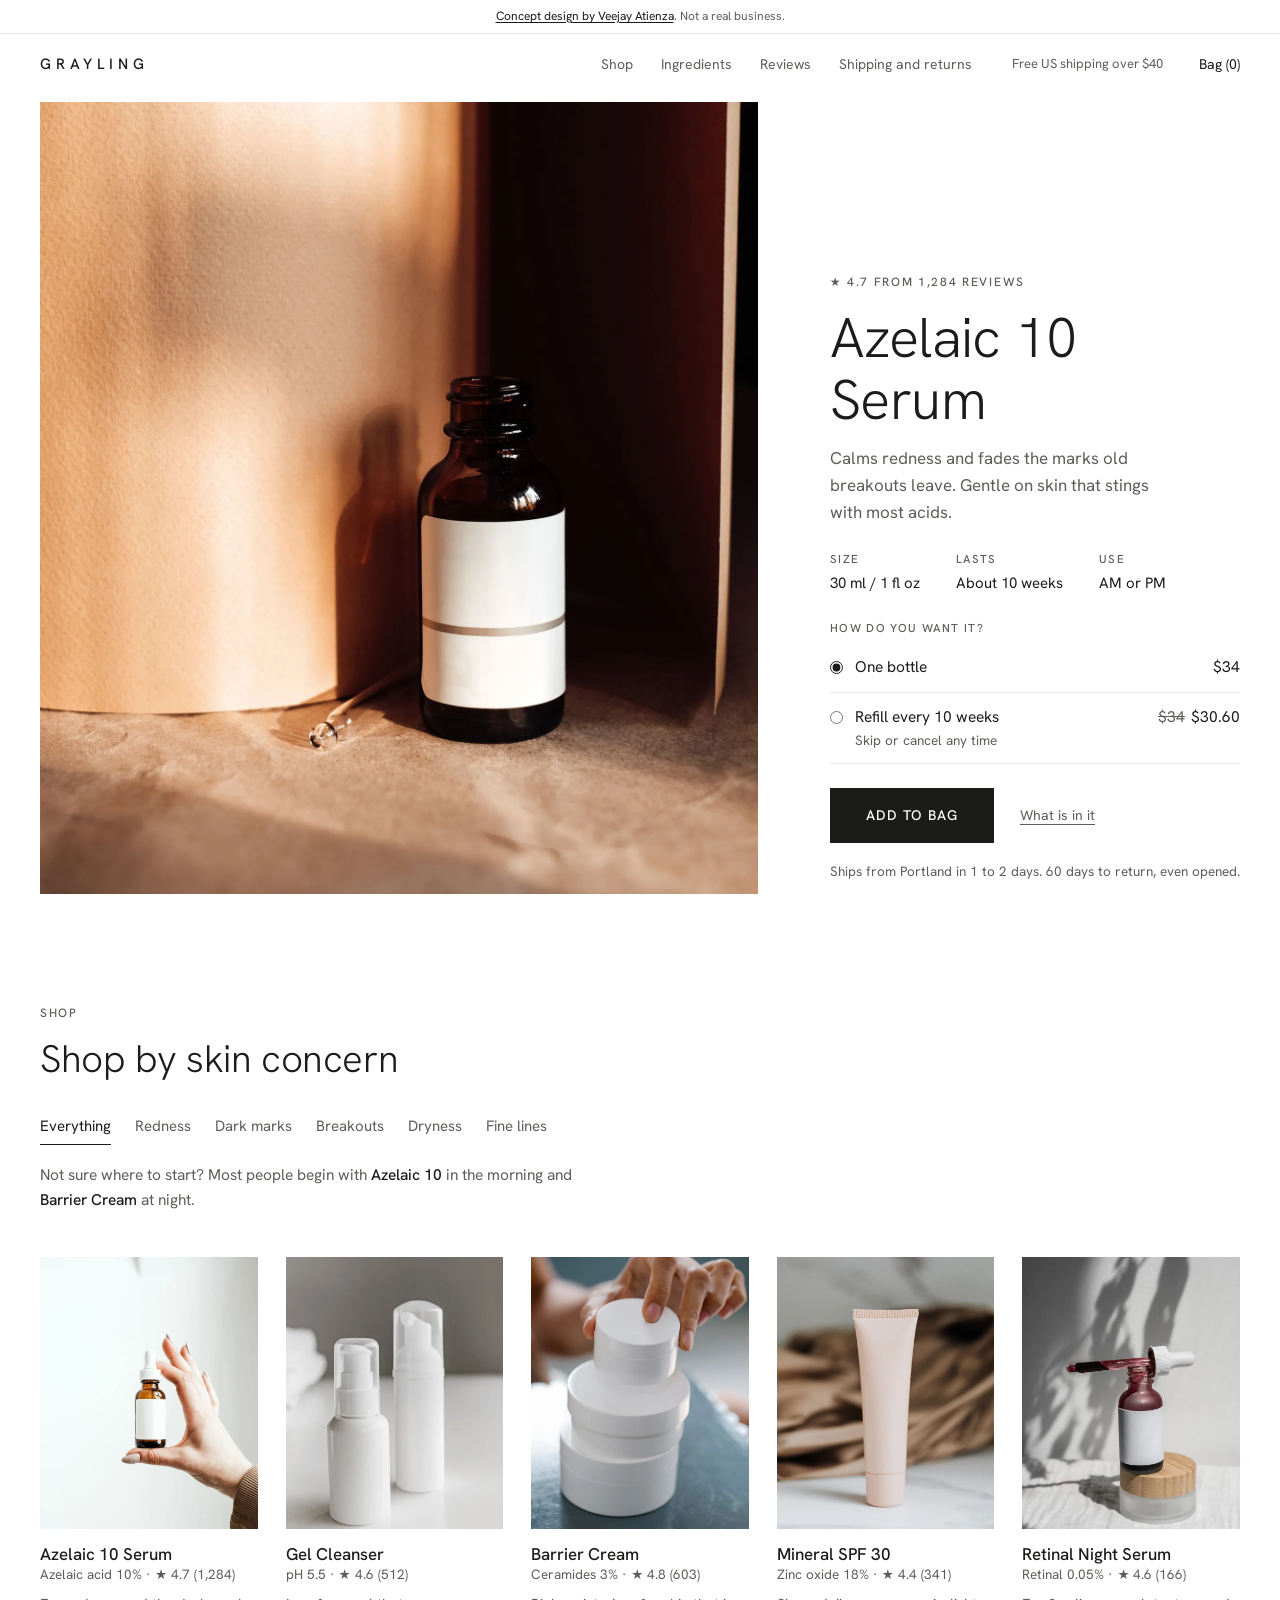
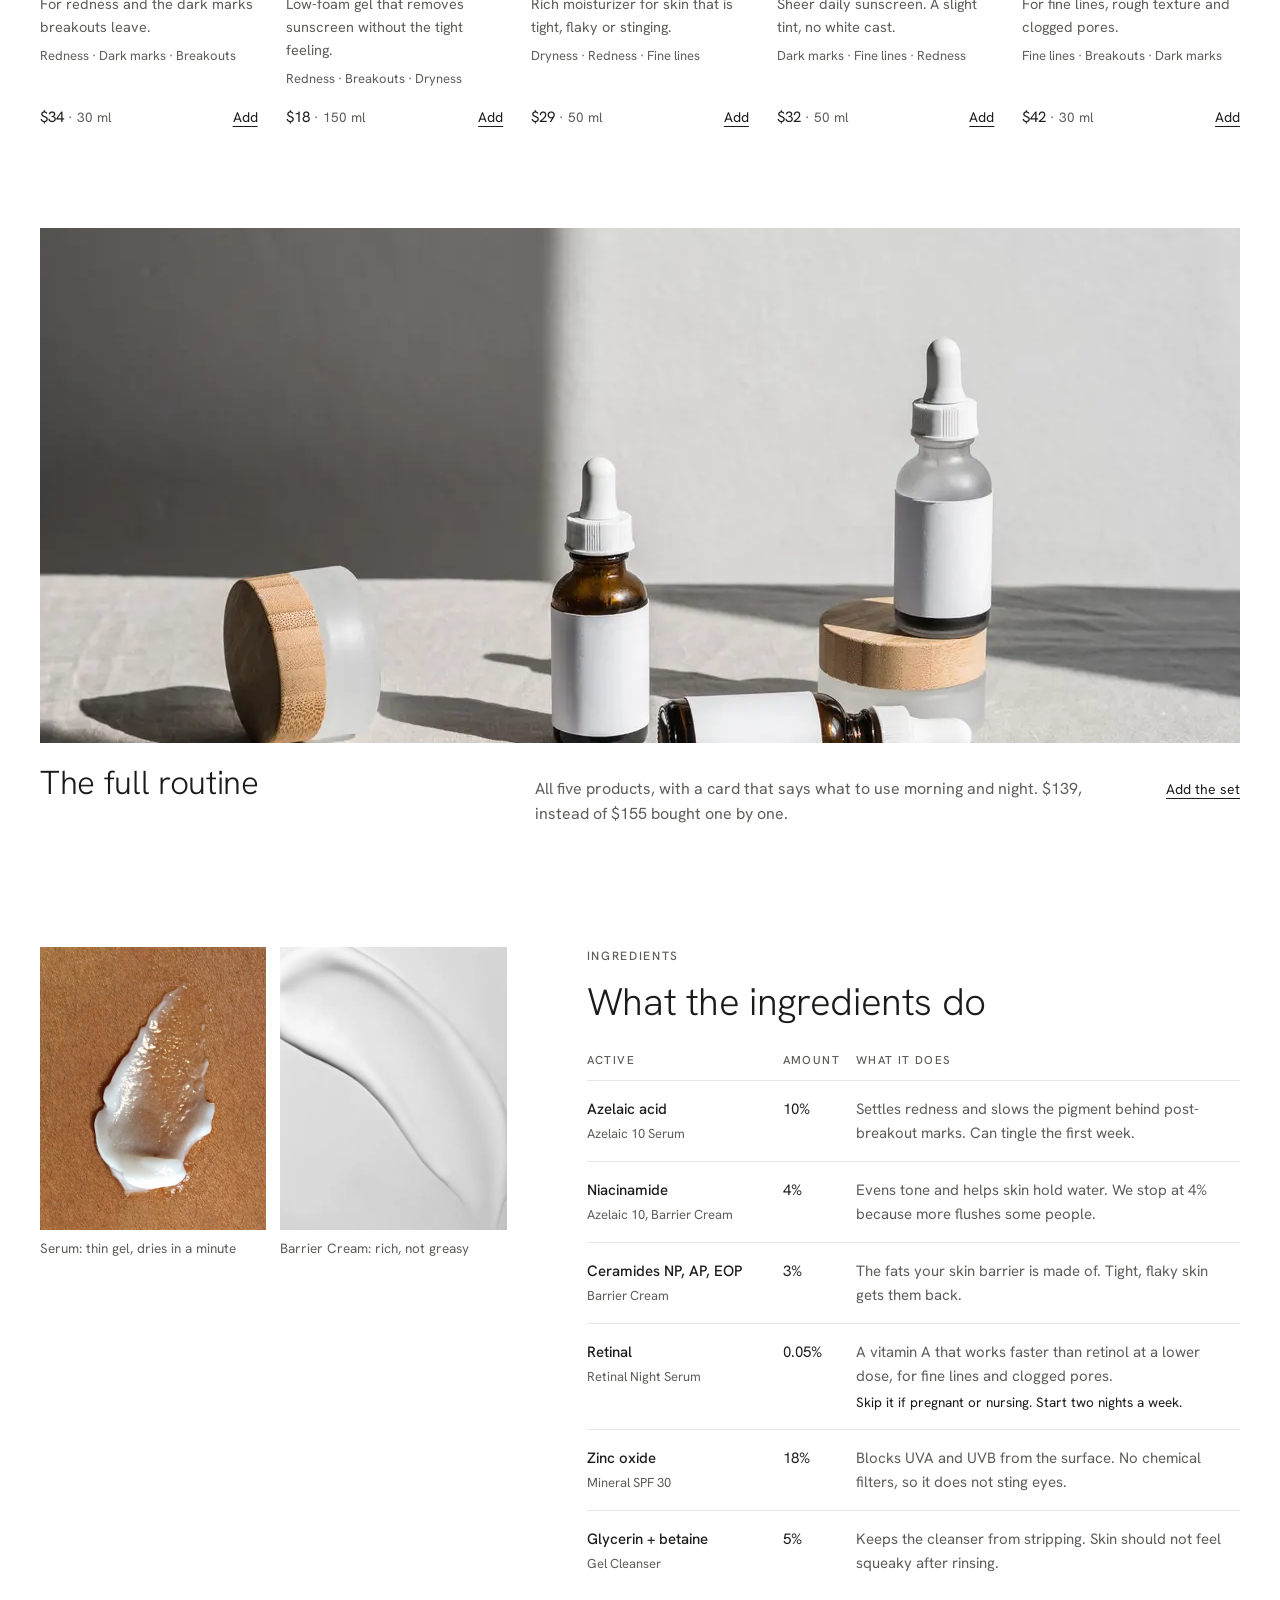
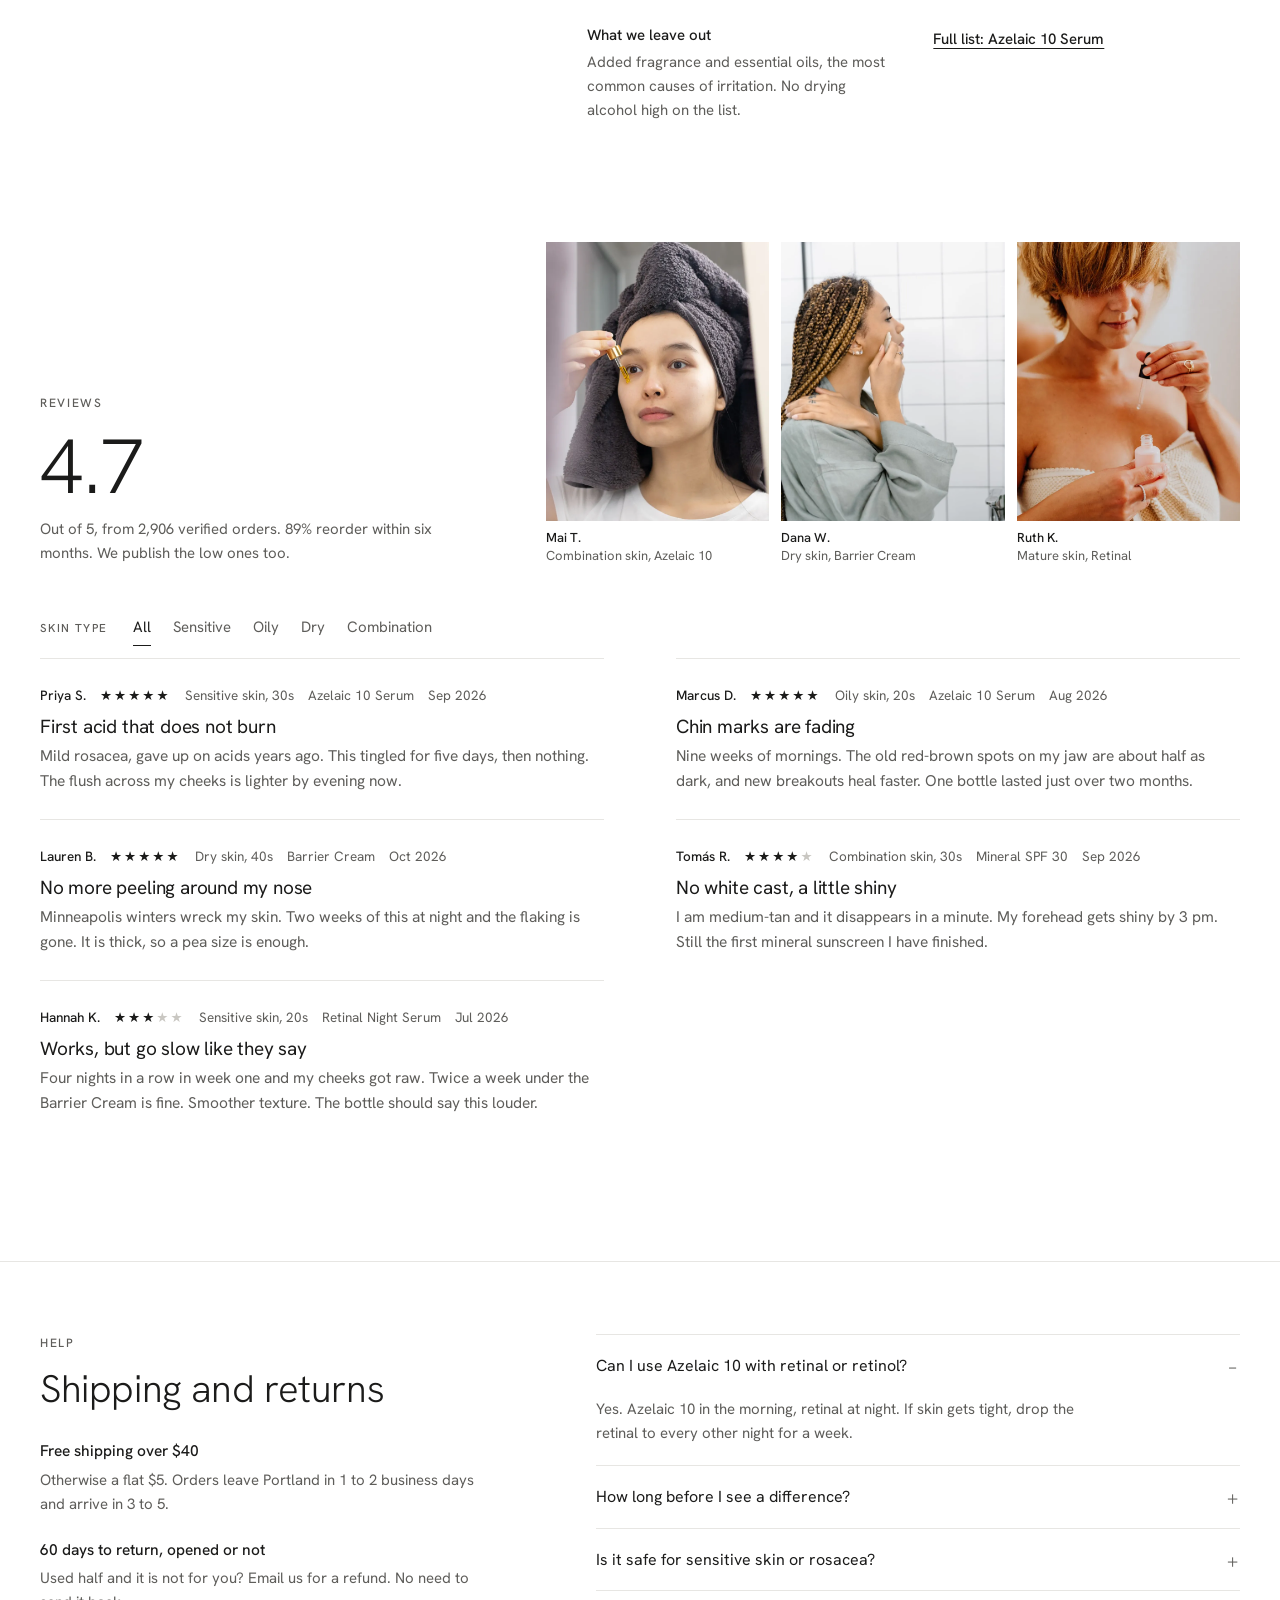
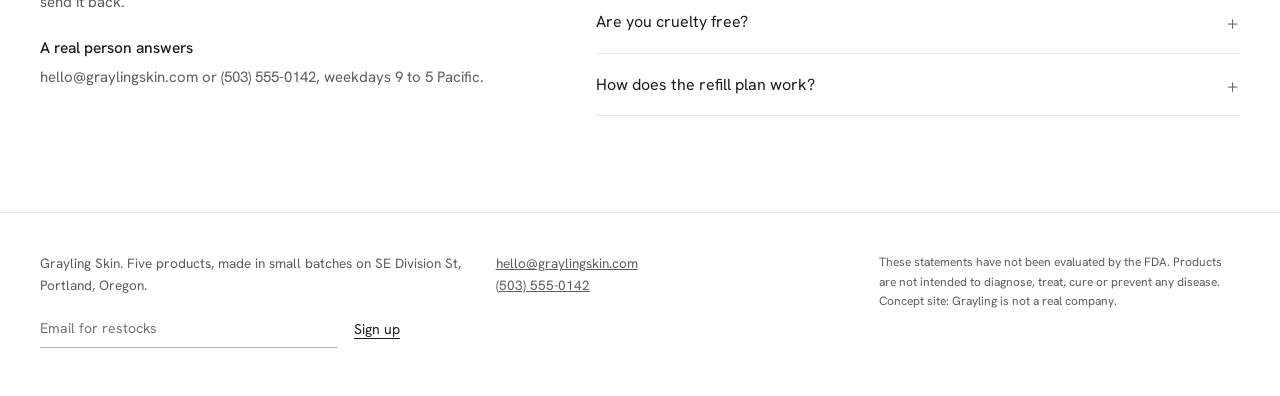
<file: concepts/skincare/index.html>
<!doctype html>
<html lang="en">
<head>
<meta charset="utf-8">
<meta name="viewport" content="width=device-width, initial-scale=1">
<title>Grayling Skin | Azelaic 10 Serum and a short skincare line</title>
<meta name="description" content="Five fragrance-free skincare products made in Portland, Oregon. Every active listed by percentage. Free US shipping over $40.">
<link rel="preconnect" href="https://fonts.googleapis.com">
<link rel="preconnect" href="https://fonts.gstatic.com" crossorigin>
<link href="https://fonts.googleapis.com/css2?family=Hanken+Grotesk:wght@300;400;500;600&display=swap" rel="stylesheet">
<style>
:root{
  --bg:#ffffff;
  --ink:#1b1b1a;
  --muted:#5e5d5a;
  --line:#e7e6e3;
  --stone:#f3f2ef;
  --sans:"Hanken Grotesk",system-ui,sans-serif;
}
*{box-sizing:border-box}
html{scroll-behavior:smooth;-webkit-text-size-adjust:100%}
@media (prefers-reduced-motion:reduce){html{scroll-behavior:auto}*{transition:none!important}}
body{margin:0;background:var(--bg);color:var(--ink);font-family:var(--sans);font-size:16px;line-height:1.6;font-weight:400}
img{max-width:100%;height:auto;display:block}
a{color:inherit}
button{font:inherit;color:inherit}
:focus-visible{outline:2px solid var(--ink);outline-offset:3px}
.wrap{max-width:1360px;margin:0 auto;padding:0 16px}
@media (min-width:760px){.wrap{padding:0 40px}}
.skip{position:absolute;left:-999px;top:0;background:#fff;padding:10px 14px;z-index:99}
.skip:focus{left:8px;top:8px}
.sr{position:absolute;width:1px;height:1px;overflow:hidden;clip:rect(0 0 0 0);white-space:nowrap}
h1,h2,h3{margin:0;font-weight:300;letter-spacing:-.01em;line-height:1.1}
h2.big{font-size:clamp(28px,3vw,40px);margin-bottom:28px}
.label{font-size:12px;letter-spacing:.14em;text-transform:uppercase;color:var(--muted);font-weight:500;margin:0 0 16px;line-height:1.5}
.muted{color:var(--muted)}
section{scroll-margin-top:64px}
.num{font-variant-numeric:tabular-nums}

.concept{font-size:12px;text-align:center;padding:7px 16px;color:var(--muted);border-bottom:1px solid var(--line)}
.concept a{color:var(--ink);text-underline-offset:2px}

header.top{position:sticky;top:0;z-index:30;background:rgba(255,255,255,.96)}
.top .wrap{display:flex;align-items:center;gap:28px;height:60px}
.logo{font-size:15px;letter-spacing:.32em;text-transform:uppercase;font-weight:500;text-decoration:none}
nav.main{display:none;gap:28px;margin-left:auto;font-size:14px}
nav.main a{text-decoration:none;color:var(--muted)}
nav.main a:hover{color:var(--ink)}
.shipnote-top{display:none;font-size:13px;color:var(--muted)}
.bagbtn{margin-left:auto;background:none;border:0;padding:8px 0;cursor:pointer;font-size:14px}
@media (min-width:760px){nav.main{display:flex}.bagbtn{margin-left:8px}}
@media (min-width:1100px){.shipnote-top{display:block;margin-left:12px}}

/* hero */
.hero{padding:8px 0 110px}
.hero .wrap{display:grid;gap:28px}
.hero figure{margin:0 -16px;background:#b98b5f}
.hero img{width:100%;aspect-ratio:1/1;object-fit:cover;object-position:50% 75%}
.hero h1{font-size:clamp(34px,4.4vw,56px)}
.hero .line{color:var(--muted);margin:14px 0 24px;max-width:32ch;font-size:17px}
.facts{display:grid;grid-template-columns:repeat(3,auto);justify-content:start;gap:0 36px;margin:0 0 24px}
.facts dt{font-size:11.5px;letter-spacing:.12em;text-transform:uppercase;color:var(--muted);font-weight:500}
.facts dd{margin:2px 0 0;font-size:15px}
.plans{border:0;padding:0;margin:0 0 24px}
.plans legend{padding:0;margin-bottom:6px;font-size:11.5px;letter-spacing:.12em;text-transform:uppercase;color:var(--muted);font-weight:500}
.plan{display:flex;align-items:baseline;gap:12px;padding:12px 0;border-bottom:1px solid var(--line);cursor:pointer;font-size:15.5px}
.plan input{accent-color:var(--ink);margin:0;transform:translateY(2px)}
.plan .pl{flex:1}
.plan small{display:block;color:var(--muted);font-size:13.5px}
.plan s{color:var(--muted);margin-right:6px}
.btn{display:inline-block;background:var(--ink);color:#fff;border:0;border-radius:0;padding:16px 36px;font-size:14px;letter-spacing:.08em;text-transform:uppercase;font-weight:500;cursor:pointer;text-decoration:none}
.btn:hover{background:#3a3a38}
.textlink{display:inline-block;margin-left:22px;font-size:14px;color:var(--muted);text-underline-offset:4px}
.reassure{margin:18px 0 0;font-size:13.5px;color:var(--muted)}
@media (min-width:900px){
  .hero .wrap{grid-template-columns:7fr 4fr;gap:72px;align-items:end}
  .hero figure{margin:0}
  .hero img{aspect-ratio:auto;height:min(88vh,920px)}
  .hero .copy{padding-bottom:12px}
}

/* shop */
.shop{padding:0 0 120px}
.chips{display:flex;gap:6px 24px;flex-wrap:nowrap;overflow-x:auto;margin:0 -16px;padding:0 16px 4px;scrollbar-width:none}
.chips::-webkit-scrollbar{display:none}
@media (min-width:760px){.chips{flex-wrap:wrap;margin:0;padding:0}}
.chip{flex:none;background:none;border:0;padding:6px 0;font-size:15px;color:var(--muted);cursor:pointer;border-bottom:1px solid transparent;white-space:nowrap}
.chip:hover{color:var(--ink)}
.chip[aria-pressed="true"]{color:var(--ink);border-bottom-color:var(--ink)}
.routine{margin:18px 0 44px;max-width:62ch;font-size:15.5px;color:var(--muted);min-height:50px}
.routine b{color:var(--ink);font-weight:500}
.grid{display:grid;grid-template-columns:1fr 1fr;gap:44px 14px}
@media (min-width:900px){.grid{grid-template-columns:repeat(3,1fr);gap:56px 28px}}
@media (min-width:1180px){.grid{grid-template-columns:repeat(5,1fr);gap:28px}}
.item{display:flex;flex-direction:column;transition:opacity .25s}
.item.dim{opacity:.4;order:2}
.item.dim:hover,.item.dim:focus-within{opacity:.85}
.item img{width:100%;aspect-ratio:4/5;object-fit:cover;background:var(--stone)}
.item h3{font-size:17px;font-weight:500;letter-spacing:0;margin:16px 0 0}
.item .act{margin:0 0 6px;font-size:13.5px;color:var(--muted)}
.item .does{margin:0 0 8px;font-size:14.5px;color:var(--muted)}
.item .for{margin:0 0 12px;font-size:13px;color:var(--muted)}
.item .for span.hit{color:var(--ink);text-decoration:underline;text-underline-offset:3px}
.item .row{margin-top:auto;display:flex;justify-content:space-between;align-items:baseline;font-size:15px}
.item .row small{color:var(--muted);font-size:13.5px}
.add{background:none;border:0;padding:4px 0;cursor:pointer;font-size:14px;text-decoration:underline;text-underline-offset:4px}
.add:hover{color:var(--muted)}
@media (max-width:899px){.item:first-child{grid-column:1/-1}.item:first-child img{aspect-ratio:3/2}}
.set{margin-top:96px}
.set figure{margin:0 -16px}
.set img{width:100%;aspect-ratio:3/2;object-fit:cover}
.set .cap{display:grid;gap:14px;margin-top:22px}
.set h3{font-size:clamp(26px,2.6vw,34px)}
.set .cap p{margin:0;color:var(--muted)}
.set .cap .add{justify-self:start}
@media (min-width:760px){
  .set figure{margin:0}
  .set img{aspect-ratio:21/9}
  .set .cap{grid-template-columns:1fr 1.3fr auto;align-items:baseline;gap:40px}
}

/* ingredients */
.ingr{padding:0 0 120px}
.ingr .wrap{display:grid;gap:48px}
@media (min-width:1000px){.ingr .wrap{grid-template-columns:5fr 7fr;gap:80px;align-items:start}.pics{position:sticky;top:90px}}
.pics{display:grid;grid-template-columns:1fr 1fr;gap:14px;align-content:start}
.pics img{width:100%;aspect-ratio:4/5;object-fit:cover}
.pics figure{margin:0}
.pics figcaption{font-size:13.5px;color:var(--muted);margin-top:8px}
table.facts-t{width:100%;border-collapse:collapse;font-size:15px}
.facts-t th{font-size:11.5px;letter-spacing:.12em;text-transform:uppercase;color:var(--muted);font-weight:500;text-align:left;padding:0 16px 10px 0}
.facts-t td{vertical-align:top;padding:16px 16px 16px 0;border-top:1px solid var(--line)}
.facts-t td:first-child{width:30%}
.facts-t td:first-child b{font-weight:500;display:block}
.facts-t td:first-child span{font-size:13px;color:var(--muted)}
.facts-t td.p{white-space:nowrap;width:1%}
.facts-t td.w{color:var(--muted)}
.facts-t td.w em{display:block;font-style:normal;font-size:13.5px;margin-top:4px;color:var(--ink)}
@media (max-width:640px){
  .facts-t thead{display:none}
  .facts-t tr{display:grid;grid-template-columns:1fr auto;border-top:1px solid var(--line);padding:14px 0}
  .facts-t td{border:0;padding:0}
  .facts-t td:first-child{width:auto}
  .facts-t td.p{text-align:right;padding-right:0}
  .facts-t td.w{grid-column:1/-1;margin-top:6px}
}
.leave{margin-top:36px;display:grid;gap:22px}
@media (min-width:760px){.leave{grid-template-columns:1fr 1fr;gap:40px}}
.leave h3,.inci summary{font-size:15px;font-weight:500;letter-spacing:0}
.leave p{margin:6px 0 0;font-size:15px;color:var(--muted)}
details.inci summary{cursor:pointer;list-style:none;text-decoration:underline;text-underline-offset:4px}
details.inci summary::-webkit-details-marker{display:none}
details.inci p{font-size:13.5px}
details.inci b{color:var(--ink);font-weight:500}

/* reviews */
.reviews{padding:0 0 120px}
.revhead{display:grid;gap:36px;margin-bottom:44px}
@media (min-width:900px){.revhead{grid-template-columns:1fr 1.6fr;gap:72px;align-items:end}}
.score{font-size:clamp(56px,6vw,84px);font-weight:300;line-height:1;margin:0 0 12px}
.stats{margin:0;font-size:15px;color:var(--muted)}
.skin{display:grid;grid-template-columns:repeat(3,1fr);gap:12px}
.skin figure{margin:0}
.skin img{width:100%;aspect-ratio:4/5;object-fit:cover}
.skin figcaption{font-size:13px;color:var(--muted);margin-top:8px;line-height:1.4}
.skin figcaption b{display:block;color:var(--ink);font-weight:500}
.revfilter{display:flex;align-items:baseline;gap:6px 22px;flex-wrap:wrap;margin-bottom:12px}
.revfilter span{font-size:11.5px;letter-spacing:.12em;text-transform:uppercase;color:var(--muted);font-weight:500;margin-right:4px}
.revs{display:grid}
@media (min-width:900px){.revs{grid-template-columns:1fr 1fr;column-gap:72px}}
.rev{padding:26px 0;border-top:1px solid var(--line)}
.rev[hidden]{display:none}
.rev .who{display:flex;flex-wrap:wrap;gap:4px 14px;font-size:13.5px;color:var(--muted);margin-bottom:10px}
.rev .who b{color:var(--ink);font-weight:500}
.stars{letter-spacing:2px;color:var(--ink)}
.stars i{font-style:normal;color:#c9c7c2}
.rev h3{font-size:19px;margin:0 0 6px;font-weight:400}
.rev p{margin:0;font-size:15.5px;color:var(--muted)}

/* help */
.help{padding:72px 0 96px;border-top:1px solid var(--line)}
.help .wrap{display:grid;gap:48px}
@media (min-width:900px){.help .wrap{grid-template-columns:1fr 1.4fr;gap:96px}}
.policy{margin:0;display:grid;gap:22px}
.policy dt{font-weight:500;font-size:15.5px}
.policy dd{margin:4px 0 0;color:var(--muted);font-size:15px}
.faq details{border-top:1px solid var(--line)}
.faq details:last-child{border-bottom:1px solid var(--line)}
.faq summary{cursor:pointer;padding:18px 32px 18px 0;list-style:none;position:relative;font-size:16px}
.faq summary::-webkit-details-marker{display:none}
.faq summary::after{content:"+";position:absolute;right:2px;top:15px;font-size:20px;font-weight:300;color:var(--muted)}
.faq details[open] summary::after{content:"\2212"}
.faq p{margin:0 0 20px;color:var(--muted);font-size:15px;max-width:60ch}

footer.site{padding:40px 0 48px;border-top:1px solid var(--line);font-size:13.5px;color:var(--muted)}
footer.site .wrap{display:grid;gap:22px}
@media (min-width:900px){footer.site .wrap{grid-template-columns:1.2fr 1fr 1fr;align-items:start}}
footer.site a{color:var(--muted)}
footer.site p{margin:0}
footer form{display:flex;gap:16px;align-items:end;margin-top:12px;max-width:360px}
footer input{flex:1;min-width:0;border:0;border-bottom:1px solid #b9b7b2;padding:8px 0;font:inherit;font-size:14px;background:transparent;color:var(--ink)}
footer input::placeholder{color:#76746f}
footer form button{background:none;border:0;padding:8px 0;font-size:14px;text-decoration:underline;text-underline-offset:4px;cursor:pointer;color:var(--ink)}
.fda{font-size:12px}

/* sticky mobile buy */
.stickybuy{position:fixed;left:0;right:0;bottom:0;z-index:25;background:#fff;border-top:1px solid var(--line);padding:10px 16px calc(10px + env(safe-area-inset-bottom));display:flex;align-items:center;gap:12px;transform:translateY(110%);transition:transform .25s}
.stickybuy.show{transform:none}
.stickybuy div{flex:1;font-size:14px;line-height:1.35}
.stickybuy b{display:block;font-weight:500;font-size:15px}
.stickybuy .btn{padding:12px 20px;font-size:13px}
@media (min-width:900px){.stickybuy{display:none}}

/* bag drawer */
.scrim{position:fixed;inset:0;background:rgba(27,27,26,.35);z-index:40;opacity:0;pointer-events:none;transition:opacity .2s}
.scrim.open{opacity:1;pointer-events:auto}
.drawer{position:fixed;top:0;right:0;bottom:0;width:min(400px,100%);background:#fff;z-index:41;display:flex;flex-direction:column;transform:translateX(102%);transition:transform .25s ease;visibility:hidden}
.drawer.open{transform:none;visibility:visible}
.drawer .dh{display:flex;align-items:center;justify-content:space-between;padding:18px 22px}
.drawer h2{font-size:13px;letter-spacing:.14em;text-transform:uppercase;font-weight:500}
.x{background:none;border:0;cursor:pointer;padding:8px;display:grid}
.shipnote{margin:0;padding:0 22px 14px;font-size:13.5px;color:var(--muted)}
.shipnote i{display:block;height:2px;background:var(--line);margin-top:8px}
.shipnote i span{display:block;height:100%;background:var(--ink);transition:width .3s}
.lines{flex:1;overflow-y:auto;padding:0 22px;margin:0;list-style:none}
.ln{display:grid;grid-template-columns:64px 1fr auto;gap:14px;padding:16px 0;border-top:1px solid var(--line)}
.ln img{width:64px;height:80px;object-fit:cover;background:var(--stone)}
.ln h3{font-size:15px;font-weight:500;letter-spacing:0;margin:0 0 2px}
.ln .sub{margin:0 0 8px;font-size:12.5px;color:var(--muted)}
.qty{display:inline-flex;align-items:center;gap:4px;font-size:14px}
.qty button{background:none;border:1px solid var(--line);width:28px;height:28px;cursor:pointer}
.qty output{min-width:20px;text-align:center}
.ln .lp{text-align:right;font-size:14.5px;font-variant-numeric:tabular-nums}
.rm{display:block;margin-top:6px;margin-left:auto;background:none;border:0;padding:0;font-size:12.5px;color:var(--muted);text-decoration:underline;cursor:pointer}
.empty{padding:32px 0;color:var(--muted);font-size:15px;border-top:1px solid var(--line)}
.df{padding:18px 22px calc(18px + env(safe-area-inset-bottom));border-top:1px solid var(--line)}
.df .tot{display:flex;justify-content:space-between;font-size:16px;margin-bottom:4px;font-variant-numeric:tabular-nums}
.df .note{margin:0 0 14px;font-size:12.5px;color:var(--muted)}
.df .btn{width:100%;text-align:center;opacity:.6;cursor:not-allowed}
.df small{display:block;text-align:center;margin-top:10px;color:var(--muted);font-size:12.5px}
body.lock{overflow:hidden}
</style>
</head>
<body>
<a class="skip" href="#main">Skip to content</a>
<div class="concept"><a href="https://atienzaveejay.github.io/ui-design/">Concept design by Veejay Atienza</a>. Not a real business.</div>

<header class="top">
  <div class="wrap">
    <a class="logo" href="#main">Grayling</a>
    <nav class="main" aria-label="Main">
      <a href="#shop">Shop</a>
      <a href="#ingredients">Ingredients</a>
      <a href="#reviews">Reviews</a>
      <a href="#help">Shipping and returns</a>
    </nav>
    <p class="shipnote-top">Free US shipping over $40</p>
    <button class="bagbtn" id="openBag" aria-haspopup="dialog" aria-controls="bag">Bag (<span id="bagCount">0</span>)</button>
  </div>
</header>

<main id="main">
<section class="hero" aria-labelledby="heroTitle">
  <div class="wrap">
    <figure><img src="img/hero-azelaic.webp" alt="Amber glass bottle of Azelaic 10 Serum standing in warm afternoon light" width="1500" height="1950" fetchpriority="high"></figure>
    <div class="copy">
      <p class="label"><a href="#reviews" style="text-decoration:none">&#9733; 4.7 from 1,284 reviews</a></p>
      <h1 id="heroTitle">Azelaic 10 Serum</h1>
      <p class="line">Calms redness and fades the marks old breakouts leave. Gentle on skin that stings with most acids.</p>
      <dl class="facts">
        <div><dt>Size</dt><dd>30 ml / 1 fl oz</dd></div>
        <div><dt>Lasts</dt><dd>About 10 weeks</dd></div>
        <div><dt>Use</dt><dd>AM or PM</dd></div>
      </dl>
      <fieldset class="plans">
        <legend>How do you want it?</legend>
        <label class="plan"><input type="radio" name="plan" value="once" checked><span class="pl">One bottle</span><span class="num">$34</span></label>
        <label class="plan"><input type="radio" name="plan" value="sub"><span class="pl">Refill every 10 weeks<small>Skip or cancel any time</small></span><span class="num"><s>$34</s>$30.60</span></label>
      </fieldset>
      <button class="btn" data-add="azelaic" id="heroAdd">Add to bag</button>
      <a class="textlink" href="#ingredients">What is in it</a>
      <p class="reassure">Ships from Portland in 1 to 2 days. 60 days to return, even opened.</p>
    </div>
  </div>
</section>

<section class="shop" id="shop" aria-labelledby="shopTitle">
  <div class="wrap">
    <p class="label">Shop</p>
    <h2 class="big" id="shopTitle">Shop by skin concern</h2>
    <div class="chips" role="group" aria-label="Filter by skin concern">
      <button class="chip" aria-pressed="true" data-c="all">Everything</button>
      <button class="chip" aria-pressed="false" data-c="redness">Redness</button>
      <button class="chip" aria-pressed="false" data-c="marks">Dark marks</button>
      <button class="chip" aria-pressed="false" data-c="breakouts">Breakouts</button>
      <button class="chip" aria-pressed="false" data-c="dryness">Dryness</button>
      <button class="chip" aria-pressed="false" data-c="lines">Fine lines</button>
    </div>
    <p class="routine" id="routine" aria-live="polite"></p>
    <div class="grid" id="grid"></div>

    <div class="set">
      <figure><img src="img/card-set.webp" alt="Dropper bottles and wooden-lidded jars on a linen table in morning light" loading="lazy" width="1200" height="800"></figure>
      <div class="cap">
        <h3>The full routine</h3>
        <p>All five products, with a card that says what to use morning and night. <span class="num">$139</span>, instead of <span class="num">$155</span> bought one by one.</p>
        <button class="add" data-add="set">Add the set</button>
      </div>
    </div>
  </div>
</section>

<section class="ingr" id="ingredients" aria-labelledby="ingTitle">
  <div class="wrap">
    <div class="pics">
      <figure><img src="img/texture-gel.webp" alt="A drop of clear serum gel on a tan surface" loading="lazy" width="700" height="700"><figcaption>Serum: thin gel, dries in a minute</figcaption></figure>
      <figure><img src="img/texture-cream.webp" alt="A swipe of thick white cream on a white surface" loading="lazy" width="700" height="700"><figcaption>Barrier Cream: rich, not greasy</figcaption></figure>
    </div>
    <div>
      <p class="label">Ingredients</p>
      <h2 class="big" id="ingTitle">What the ingredients do</h2>
      <table class="facts-t">
        <thead><tr><th scope="col">Active</th><th scope="col">Amount</th><th scope="col">What it does</th></tr></thead>
        <tbody>
          <tr><td><b>Azelaic acid</b><span>Azelaic 10 Serum</span></td><td class="p num">10%</td><td class="w">Settles redness and slows the pigment behind post-breakout marks. Can tingle the first week.</td></tr>
          <tr><td><b>Niacinamide</b><span>Azelaic 10, Barrier Cream</span></td><td class="p num">4%</td><td class="w">Evens tone and helps skin hold water. We stop at 4% because more flushes some people.</td></tr>
          <tr><td><b>Ceramides NP, AP, EOP</b><span>Barrier Cream</span></td><td class="p num">3%</td><td class="w">The fats your skin barrier is made of. Tight, flaky skin gets them back.</td></tr>
          <tr><td><b>Retinal</b><span>Retinal Night Serum</span></td><td class="p num">0.05%</td><td class="w">A vitamin A that works faster than retinol at a lower dose, for fine lines and clogged pores.<em>Skip it if pregnant or nursing. Start two nights a week.</em></td></tr>
          <tr><td><b>Zinc oxide</b><span>Mineral SPF 30</span></td><td class="p num">18%</td><td class="w">Blocks UVA and UVB from the surface. No chemical filters, so it does not sting eyes.</td></tr>
          <tr><td><b>Glycerin + betaine</b><span>Gel Cleanser</span></td><td class="p num">5%</td><td class="w">Keeps the cleanser from stripping. Skin should not feel squeaky after rinsing.</td></tr>
        </tbody>
      </table>
      <div class="leave">
        <div>
          <h3>What we leave out</h3>
          <p>Added fragrance and essential oils, the most common causes of irritation. No drying alcohol high on the list.</p>
        </div>
        <details class="inci">
          <summary>Full list: Azelaic 10 Serum</summary>
          <p class="muted">Water, <b>Azelaic Acid</b>, Propanediol, <b>Niacinamide</b>, Glycerin, Panthenol, Allantoin, Hydroxyethylcellulose, Sodium Hydroxide, Xanthan Gum, Ethylhexylglycerin, Phenoxyethanol.</p>
        </details>
      </div>
    </div>
  </div>
</section>

<section class="reviews" id="reviews" aria-labelledby="revTitle">
  <div class="wrap">
    <div class="revhead">
      <div>
        <p class="label">Reviews</p>
        <h2 class="sr" id="revTitle">Reviews from customers</h2>
        <p class="score num">4.7</p>
        <p class="stats">Out of 5, from 2,906 verified orders. 89% reorder within six months. We publish the low ones too.</p>
      </div>
      <div class="skin">
        <figure><img src="img/skin-mai.webp" alt="A woman with her hair in a towel applies serum from a dropper near her eye" loading="lazy" width="800" height="1000"><figcaption><b>Mai T.</b>Combination skin, Azelaic 10</figcaption></figure>
        <figure><img src="img/skin-dana.webp" alt="A woman with long braids presses cream into her cheek in a tiled bathroom" loading="lazy" width="900" height="1125"><figcaption><b>Dana W.</b>Dry skin, Barrier Cream</figcaption></figure>
        <figure><img src="img/skin-ruth.webp" alt="An older woman holds a dropper over a small bottle" loading="lazy" width="800" height="1000"><figcaption><b>Ruth K.</b>Mature skin, Retinal</figcaption></figure>
      </div>
    </div>
    <div class="revfilter" role="group" aria-label="Filter reviews by skin type">
      <span>Skin type</span>
      <button class="chip" aria-pressed="true" data-s="all">All</button>
      <button class="chip" aria-pressed="false" data-s="sensitive">Sensitive</button>
      <button class="chip" aria-pressed="false" data-s="oily">Oily</button>
      <button class="chip" aria-pressed="false" data-s="dry">Dry</button>
      <button class="chip" aria-pressed="false" data-s="combination">Combination</button>
    </div>
    <div class="revs" id="revs"></div>
  </div>
</section>

<section class="help" id="help" aria-labelledby="helpTitle">
  <div class="wrap">
    <div>
      <p class="label">Help</p>
      <h2 class="big" id="helpTitle">Shipping and returns</h2>
      <dl class="policy">
        <div><dt>Free shipping over $40</dt><dd>Otherwise a flat $5. Orders leave Portland in 1 to 2 business days and arrive in 3 to 5.</dd></div>
        <div><dt>60 days to return, opened or not</dt><dd>Used half and it is not for you? Email us for a refund. No need to send it back.</dd></div>
        <div><dt>A real person answers</dt><dd>hello@graylingskin.com or (503) 555-0142, weekdays 9 to 5 Pacific.</dd></div>
      </dl>
    </div>
    <div class="faq">
      <details open><summary>Can I use Azelaic 10 with retinal or retinol?</summary><p>Yes. Azelaic 10 in the morning, retinal at night. If skin gets tight, drop the retinal to every other night for a week.</p></details>
      <details><summary>How long before I see a difference?</summary><p>Redness often settles in two to four weeks. Dark marks take closer to eight. Take a photo in the same light on day one.</p></details>
      <details><summary>Is it safe for sensitive skin or rosacea?</summary><p>Azelaic acid is often recommended for rosacea, and everything here is fragrance free. Patch test on your jaw for three nights first, and ask your dermatologist if you see one.</p></details>
      <details><summary>Are you cruelty free?</summary><p>Yes, and we do not sell where animal testing is required. Every formula is vegan except the Barrier Cream, which has beeswax.</p></details>
      <details><summary>How does the refill plan work?</summary><p>10% off and a bottle every 10 weeks. Change the timing, skip or cancel from your account. No minimum.</p></details>
    </div>
  </div>
</section>
</main>

<footer class="site">
  <div class="wrap">
    <div>
      <p>Grayling Skin. Five products, made in small batches on SE Division St, Portland, Oregon.</p>
      <form onsubmit="event.preventDefault();this.querySelector('button').textContent='Thanks';">
        <label class="sr" for="em">Email address</label>
        <input id="em" type="email" placeholder="Email for restocks" required>
        <button type="submit">Sign up</button>
      </form>
    </div>
    <p><a href="mailto:hello@graylingskin.com">hello@graylingskin.com</a><br><a href="tel:+15035550142">(503) 555-0142</a></p>
    <p class="fda">These statements have not been evaluated by the FDA. Products are not intended to diagnose, treat, cure or prevent any disease. Concept site: Grayling is not a real company.</p>
  </div>
</footer>

<div class="stickybuy" id="stickybuy" aria-hidden="true">
  <div><b>Azelaic 10 Serum</b>$34 &middot; 30 ml</div>
  <button class="btn" data-add="azelaic" tabindex="-1">Add to bag</button>
</div>

<div class="scrim" id="scrim"></div>
<aside class="drawer" id="bag" role="dialog" aria-modal="true" aria-labelledby="bagTitle" aria-hidden="true">
  <div class="dh">
    <h2 id="bagTitle">Your bag</h2>
    <button class="x" id="closeBag" aria-label="Close bag"><svg width="20" height="20" viewBox="0 0 24 24" fill="none" stroke="currentColor" stroke-width="1.5" aria-hidden="true"><path d="M6 6l12 12M18 6L6 18"/></svg></button>
  </div>
  <div class="shipnote" id="shipnote" aria-live="polite"></div>
  <ul class="lines" id="lines"></ul>
  <div class="df">
    <div class="tot"><span>Subtotal</span><span id="subtotal">$0</span></div>
    <p class="note">Taxes and shipping are worked out at checkout.</p>
    <button class="btn" id="checkout" aria-disabled="true">Checkout</button>
    <small>Checkout is turned off on this concept site.</small>
  </div>
</aside>

<script>
const P={
  azelaic:{name:"Azelaic 10 Serum",price:34,size:"30 ml",img:"img/card-azelaic.webp",alt:"A hand holds a small amber dropper bottle against a white wall",act:"Azelaic acid 10%",does:"For redness and the dark marks breakouts leave.",c:["redness","marks","breakouts"],r:"4.7",n:"1,284"},
  cleanser:{name:"Gel Cleanser",price:18,size:"150 ml",img:"img/card-cleanser.webp",alt:"Two white pump bottles on a white counter",act:"pH 5.5",does:"Low-foam gel that removes sunscreen without the tight feeling.",c:["redness","breakouts","dryness"],r:"4.6",n:"512"},
  cream:{name:"Barrier Cream",price:29,size:"50 ml",img:"img/card-cream.webp",alt:"A hand lifts the lid off a stack of white cream jars",act:"Ceramides 3%",does:"Rich moisturizer for skin that is tight, flaky or stinging.",c:["dryness","redness","lines"],r:"4.8",n:"603"},
  spf:{name:"Mineral SPF 30",price:32,size:"50 ml",img:"img/card-spf.webp",alt:"A pale pink tube standing on a marble counter",act:"Zinc oxide 18%",does:"Sheer daily sunscreen. A slight tint, no white cast.",c:["marks","lines","redness"],r:"4.4",n:"341"},
  retinal:{name:"Retinal Night Serum",price:42,size:"30 ml",img:"img/card-retinal.webp",alt:"A dropper bottle of dark serum resting on a frosted jar",act:"Retinal 0.05%",does:"For fine lines, rough texture and clogged pores.",c:["lines","breakouts","marks"],r:"4.6",n:"166"},
  set:{name:"The full routine",price:139,size:"All five",img:"img/card-set.webp"}
};
const CN={redness:"Redness",marks:"Dark marks",breakouts:"Breakouts",dryness:"Dryness",lines:"Fine lines"};
const R={
  all:"Not sure where to start? Most people begin with <b>Azelaic 10</b> in the morning and <b>Barrier Cream</b> at night.",
  redness:"<b>For redness:</b> Gel Cleanser, then Azelaic 10 and SPF in the morning. Barrier Cream at night. Hold off on retinal until things calm down.",
  marks:"<b>For dark marks:</b> Azelaic 10 under SPF every morning. Retinal at night, twice a week to start.",
  breakouts:"<b>For breakouts:</b> Gel Cleanser twice a day. Azelaic 10 in the morning, Retinal on alternate nights.",
  dryness:"<b>For dryness:</b> Gel Cleanser at night only, water in the morning. Barrier Cream twice a day.",
  lines:"<b>For fine lines:</b> Retinal at night, then Barrier Cream. SPF every morning matters more than either."
};
const $=s=>document.querySelector(s);
const money=n=>'$'+(Number.isInteger(n)?n:n.toFixed(2));
const stars=n=>'&#9733;'.repeat(n)+'<i>'+'&#9733;'.repeat(5-n)+'</i>';

const grid=$('#grid');
grid.innerHTML=['azelaic','cleanser','cream','spf','retinal'].map(k=>{const p=P[k];return `
<article class="item" data-c="${p.c.join(' ')}">
  <img src="${p.img}" alt="${p.alt}" loading="lazy" width="800" height="1000">
  <h3>${p.name}</h3>
  <p class="act">${p.act} &middot; &#9733; ${p.r} (${p.n})</p>
  <p class="does">${p.does}</p>
  <p class="for">${p.c.map(c=>`<span data-t="${c}">${CN[c]}</span>`).join(' &middot; ')}</p>
  <div class="row"><span class="num">${money(p.price)} <small>&middot; ${p.size}</small></span><button class="add" data-add="${k}" aria-label="Add ${p.name} to bag">Add</button></div>
</article>`}).join('');
function pick(c){
  document.querySelectorAll('.chip[data-c]').forEach(b=>b.setAttribute('aria-pressed',b.dataset.c===c));
  $('#routine').innerHTML=R[c];
  grid.querySelectorAll('.item').forEach(it=>{
    it.classList.toggle('dim',!(c==='all'||it.dataset.c.split(' ').includes(c)));
    it.querySelectorAll('[data-t]').forEach(s=>s.classList.toggle('hit',s.dataset.t===c));
  });
}
document.querySelectorAll('.chip[data-c]').forEach(b=>b.addEventListener('click',()=>pick(b.dataset.c)));
pick('all');

const REV=[
 {n:"Priya S.",s:"sensitive",age:"30s",p:"Azelaic 10 Serum",st:5,d:"Sep 2026",t:"First acid that does not burn",b:"Mild rosacea, gave up on acids years ago. This tingled for five days, then nothing. The flush across my cheeks is lighter by evening now."},
 {n:"Marcus D.",s:"oily",age:"20s",p:"Azelaic 10 Serum",st:5,d:"Aug 2026",t:"Chin marks are fading",b:"Nine weeks of mornings. The old red-brown spots on my jaw are about half as dark, and new breakouts heal faster. One bottle lasted just over two months."},
 {n:"Lauren B.",s:"dry",age:"40s",p:"Barrier Cream",st:5,d:"Oct 2026",t:"No more peeling around my nose",b:"Minneapolis winters wreck my skin. Two weeks of this at night and the flaking is gone. It is thick, so a pea size is enough."},
 {n:"Tomás R.",s:"combination",age:"30s",p:"Mineral SPF 30",st:4,d:"Sep 2026",t:"No white cast, a little shiny",b:"I am medium-tan and it disappears in a minute. My forehead gets shiny by 3 pm. Still the first mineral sunscreen I have finished."},
 {n:"Hannah K.",s:"sensitive",age:"20s",p:"Retinal Night Serum",st:3,d:"Jul 2026",t:"Works, but go slow like they say",b:"Four nights in a row in week one and my cheeks got raw. Twice a week under the Barrier Cream is fine. Smoother texture. The bottle should say this louder."}
];
$('#revs').innerHTML=REV.map(r=>`
<article class="rev" data-s="${r.s}">
  <div class="who"><b>${r.n}</b><span class="stars" role="img" aria-label="${r.st} out of 5 stars">${stars(r.st)}</span><span>${r.s[0].toUpperCase()+r.s.slice(1)} skin, ${r.age}</span><span>${r.p}</span><span>${r.d}</span></div>
  <h3>${r.t}</h3>
  <p>${r.b}</p>
</article>`).join('');
document.querySelectorAll('.chip[data-s]').forEach(b=>b.addEventListener('click',()=>{
  document.querySelectorAll('.chip[data-s]').forEach(x=>x.setAttribute('aria-pressed',x===b));
  document.querySelectorAll('.rev').forEach(r=>r.hidden=!(b.dataset.s==='all'||r.dataset.s===b.dataset.s));
}));

/* bag */
let cart={};
try{cart=JSON.parse(localStorage.getItem('grayling-bag-v3')||'{}')||{}}catch(e){cart={}}
const save=()=>{try{localStorage.setItem('grayling-bag-v3',JSON.stringify(cart))}catch(e){}};
const unit=k=>k==='azelaic'&&cart[k].sub?30.6:P[k].price;
function render(){
  const keys=Object.keys(cart).filter(k=>P[k]&&cart[k].q>0);
  const count=keys.reduce((a,k)=>a+cart[k].q,0);
  const sub=Math.round(keys.reduce((a,k)=>a+unit(k)*cart[k].q,0)*100)/100;
  $('#bagCount').textContent=count;
  $('#subtotal').textContent=money(sub);
  $('#shipnote').innerHTML=(sub>=40?'Your order ships free.':`Add ${money(Math.round((40-sub)*100)/100)} more for free shipping.`)+`<i><span style="width:${Math.min(100,sub/40*100)}%"></span></i>`;
  $('#lines').innerHTML=keys.length?keys.map(k=>{const p=P[k];return `
  <li class="ln">
    <img src="${p.img}" alt="">
    <div><h3>${p.name}</h3><p class="sub">${p.size}${k==='azelaic'&&cart[k].sub?', refill every 10 weeks':''}</p>
      <div class="qty"><button data-q="-1" data-k="${k}" aria-label="One less ${p.name}">&minus;</button><output>${cart[k].q}</output><button data-q="1" data-k="${k}" aria-label="One more ${p.name}">+</button></div>
    </div>
    <div class="lp">${money(Math.round(unit(k)*cart[k].q*100)/100)}<button class="rm" data-rm="${k}">Remove</button></div>
  </li>`}).join(''):'<li class="empty">Your bag is empty.</li>';
  save();
}
function add(k){
  if(!cart[k])cart[k]={q:0};
  if(k==='azelaic')cart[k].sub=document.querySelector('input[name=plan]:checked').value==='sub';
  cart[k].q++;render();openBag();
}
let lastFocus=null;
function openBag(){lastFocus=document.activeElement;$('#bag').classList.add('open');$('#scrim').classList.add('open');$('#bag').setAttribute('aria-hidden','false');document.body.classList.add('lock');setTimeout(()=>$('#closeBag').focus(),50)}
function closeBag(){$('#bag').classList.remove('open');$('#scrim').classList.remove('open');$('#bag').setAttribute('aria-hidden','true');document.body.classList.remove('lock');if(lastFocus)lastFocus.focus()}
document.addEventListener('click',e=>{
  const a=e.target.closest('[data-add]');if(a){add(a.dataset.add);return}
  const q=e.target.closest('[data-q]');if(q){const k=q.dataset.k;cart[k].q+=+q.dataset.q;if(cart[k].q<=0)delete cart[k];render();return}
  const r=e.target.closest('[data-rm]');if(r){delete cart[r.dataset.rm];render()}
});
$('#openBag').addEventListener('click',openBag);
$('#closeBag').addEventListener('click',closeBag);
$('#scrim').addEventListener('click',closeBag);
document.addEventListener('keydown',e=>{
  if(!$('#bag').classList.contains('open'))return;
  if(e.key==='Escape')closeBag();
  if(e.key==='Tab'){const f=[...$('#bag').querySelectorAll('button:not([aria-disabled])')];const first=f[0],last=f[f.length-1];
    if(e.shiftKey&&document.activeElement===first){e.preventDefault();last.focus()}else if(!e.shiftKey&&document.activeElement===last){e.preventDefault();first.focus()}}
});
render();

/* sticky buy on phones once the hero button has scrolled away */
const sb=$('#stickybuy'),ha=$('#heroAdd');
function sticky(){const show=ha.getBoundingClientRect().bottom<0&&$('#help').getBoundingClientRect().top>innerHeight*.5;sb.classList.toggle('show',show);sb.setAttribute('aria-hidden',!show);sb.querySelector('button').tabIndex=show?0:-1}
addEventListener('scroll',sticky,{passive:true});addEventListener('resize',sticky);sticky();
</script>
</body>
</html>
</file>
